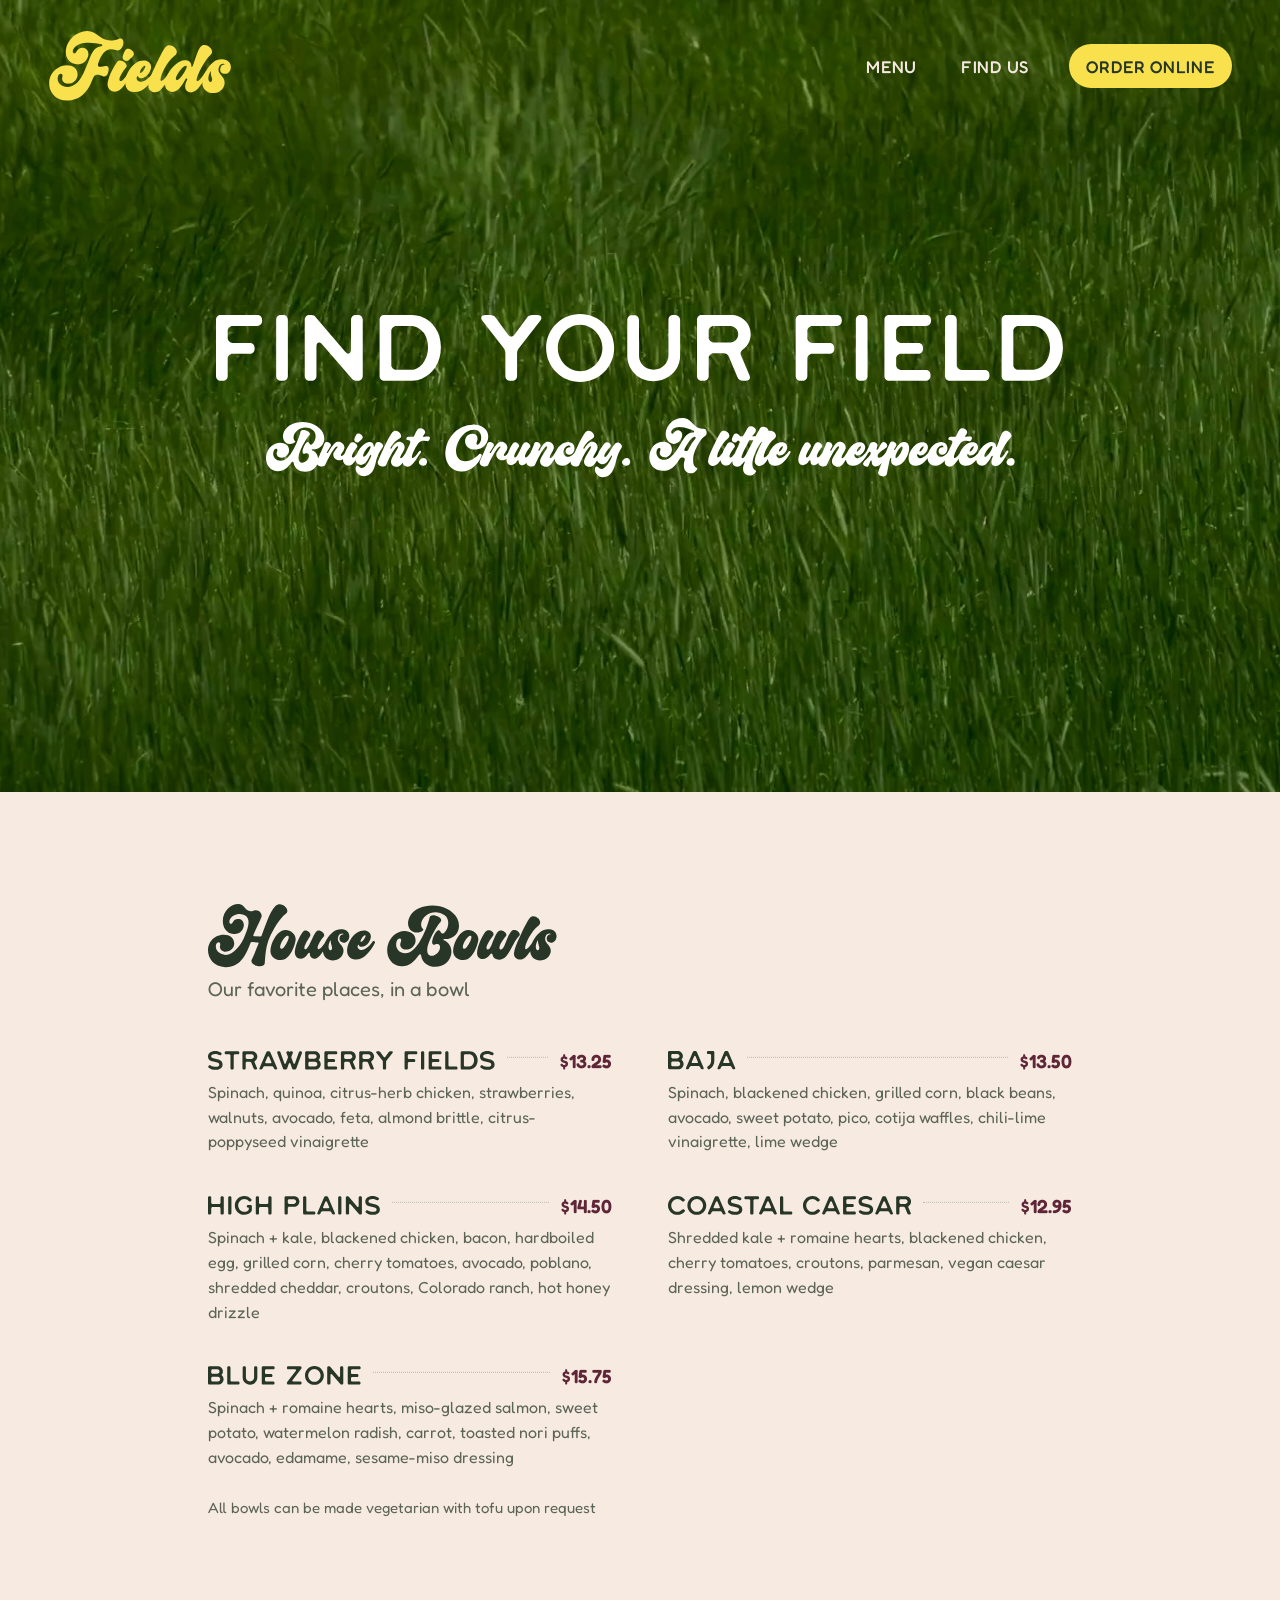
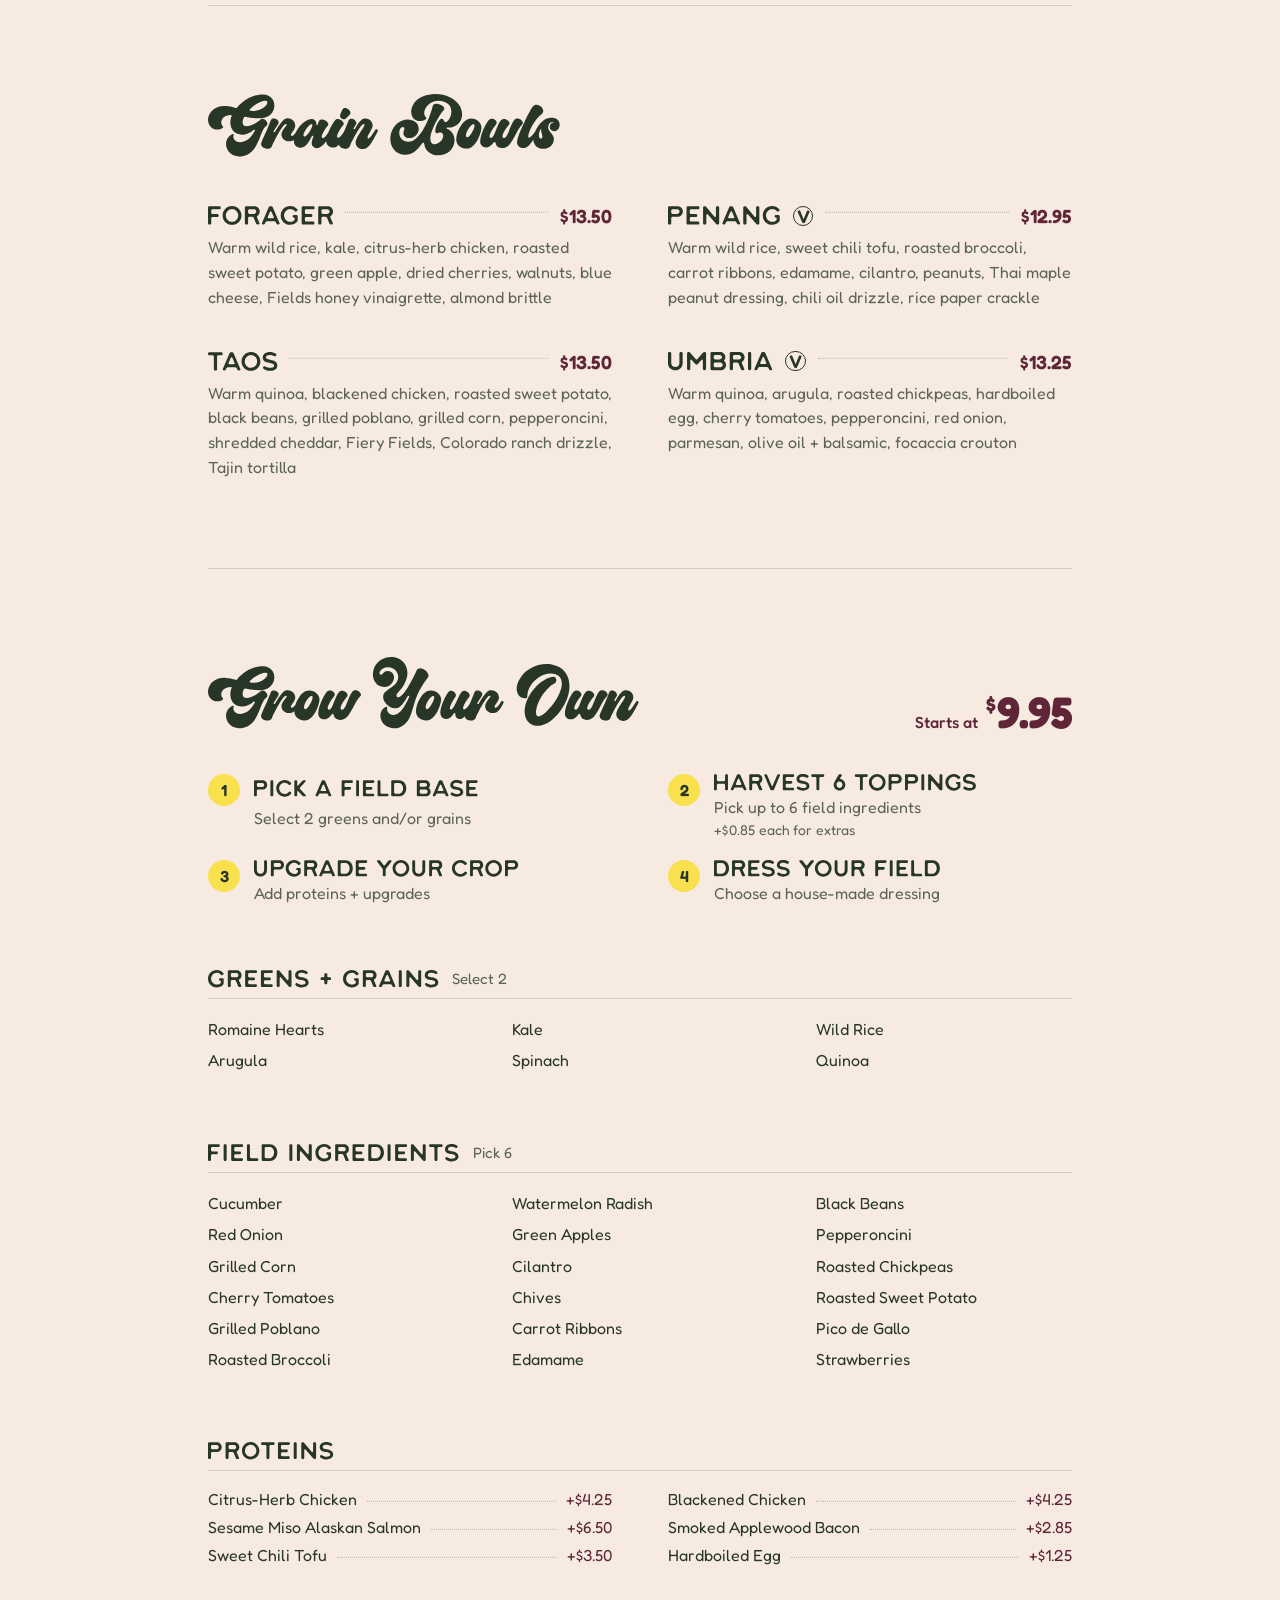
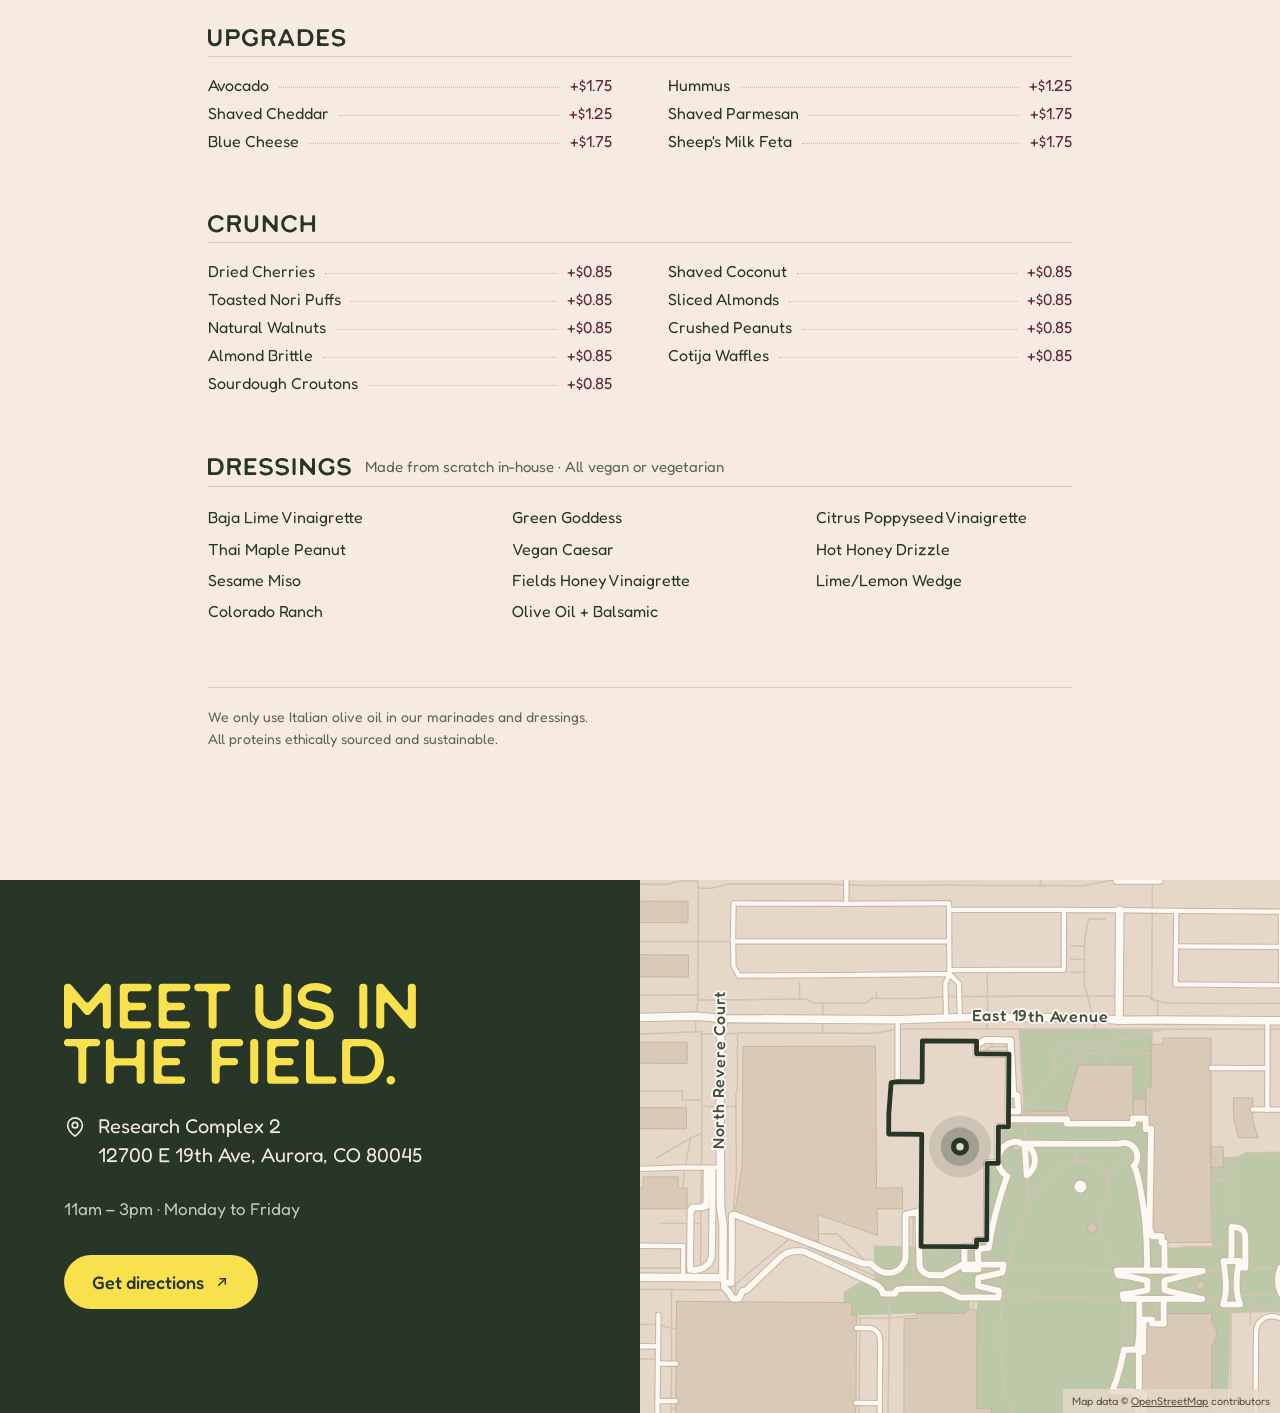
<file: site/index.html>
<!doctype html>
<html lang="en">
<head>
<meta charset="utf-8">
<meta name="viewport" content="width=device-width, initial-scale=1">
<title>Fields — Grains &amp; Greens</title>
<meta name="description" content="Fields — grains &amp; greens. Coming soon to Research Complex 2 at CU Anschutz.">
<link rel="canonical" href="https://fieldsbowls.com/">

<!-- Open Graph. Every URL here must be absolute: scrapers fetch these from
     their own servers and cannot resolve a relative path. -->
<meta property="og:type" content="website">
<meta property="og:site_name" content="Fields">
<meta property="og:url" content="https://fieldsbowls.com/">
<meta property="og:title" content="Fields — Grains &amp; Greens">
<meta property="og:description" content="Good things take thyme. A new grains &amp; greens spot coming soon to CU Anschutz.">
<meta property="og:image" content="https://fieldsbowls.com/assets/img/og-image.jpg">
<meta property="og:image:type" content="image/jpeg">
<meta property="og:image:width" content="1200">
<meta property="og:image:height" content="630">
<meta property="og:image:alt" content="The Fields logo over a field of grass, with the words Coming Soon to CU Anschutz.">

<!-- X/Twitter reads its own namespace and falls back to og: for the rest.
     summary_large_image is what gets the full-width card rather than a thumbnail. -->
<meta name="twitter:card" content="summary_large_image">
<meta name="twitter:title" content="Fields — Grains &amp; Greens">
<meta name="twitter:description" content="Good things take thyme. A new grains &amp; greens spot coming soon to CU Anschutz.">
<meta name="twitter:image" content="https://fieldsbowls.com/assets/img/og-image.jpg">
<meta name="twitter:image:alt" content="The Fields logo over a field of grass, with the words Coming Soon to CU Anschutz.">

<meta name="theme-color" content="#283628">

<!-- Structured data. Feeds the Google knowledge panel and maps results;
     the address here must match the Google Business Profile exactly.
     No telephone yet — omitted rather than invented. -->
<script type="application/ld+json">
{
  "@context": "https://schema.org",
  "@type": "Restaurant",
  "name": "Fields",
  "alternateName": "Fields Grains + Greens",
  "description": "Grains and greens, built to order. On the CU Anschutz campus.",
  "url": "https://fieldsbowls.com/",
  "image": "https://fieldsbowls.com/assets/img/og-image.jpg",
  "address": {
    "@type": "PostalAddress",
    "streetAddress": "12700 East 19th Avenue",
    "addressLocality": "Aurora",
    "addressRegion": "CO",
    "postalCode": "80045",
    "addressCountry": "US"
  },
  "openingHoursSpecification": [
    {
      "@type": "OpeningHoursSpecification",
      "dayOfWeek": [
        "Monday",
        "Tuesday",
        "Wednesday",
        "Thursday",
        "Friday"
      ],
      "opens": "11:00",
      "closes": "15:00"
    }
  ],
  "servesCuisine": [
    "Salads",
    "Bowls"
  ],
  "priceRange": "$$"
}
</script>

<link rel="icon" href="assets/img/favicon.svg" type="image/svg+xml">
<link rel="apple-touch-icon" href="assets/img/apple-touch-icon.png">
<link rel="preload" as="image" href="assets/img/hero-fields-poster.jpg">
<link rel="preconnect" href="https://fonts.googleapis.com">
<link rel="preconnect" href="https://fonts.gstatic.com" crossorigin>
<link rel="stylesheet" href="https://fonts.googleapis.com/css2?family=Fredoka:wght@300..700&display=swap">
<link rel="stylesheet" href="assets/css/site.css?v=68e1cd2f">

<script>
/* Runs before first paint: marks the intro as pending so the hero starts
   hidden without a flash of the finished state. Deliberately independent of
   site.js — if that never loads, or the webfont hangs, the failsafe below
   still reveals everything. */
(function () {
  var d = document.documentElement;
  try {
    if (window.matchMedia('(prefers-reduced-motion: reduce)').matches) return;
  } catch (e) { return; }
  d.setAttribute('data-intro', 'pending');
  setTimeout(function () {
    if (d.getAttribute('data-intro') === 'pending') d.setAttribute('data-intro', 'run');
  }, 1600);
})();
</script>
</head>
<body>

<main>

<section class="hero" id="top">

  <!-- Background video. Sources are attached by site.js so we can pick the
       right size for the viewport and skip it entirely on reduced-motion /
       data-saver. The poster is what shows until then. -->
  <video
    class="hero__video"
    id="hero-video"
    data-src-1920-mp4="assets/video/hero-fields-1920.mp4"
    data-src-1280-mp4="assets/video/hero-fields-1280.mp4"
    poster="assets/img/hero-fields-poster.jpg"
    autoplay muted loop playsinline preload="none"
    aria-hidden="true" tabindex="-1"></video>

  <div class="hero__scrim" aria-hidden="true"></div>
  <div class="hero__veil" aria-hidden="true"></div>

  <header class="topbar">
    <a class="topbar__mark" href="#top" aria-label="Fields — home">
<!-- logo:start -->
<svg xmlns="http://www.w3.org/2000/svg" version="1.1" viewBox="23.89 15.07 336.22 130.96" class="topbar__wordmark" aria-hidden="true">
<g>
<g>
<path id="path15" d="m 1171.43,1208.77 c 30.69,0 43.24,-28.37 41.38,-61.38 -2.79,-46.03 -33.48,-101.36 -81.37,-101.36 -8.37,0 -17.67,1.86 -26.96,5.58 -21.86,8.84 -42.32,13.02 -61.84,13.02 -80.437,0 -137.632,-75.321 -176.218,-195.747 -1.863,-6.512 -3.258,-12.086 -3.258,-16.735 -1.391,-21.855 13.949,-29.757 37.66,-29.757 17.672,0 39.989,4.183 63.235,10.222 5.117,1.399 9.765,1.864 13.949,1.864 23.712,0 34.402,-20.926 33.012,-45.563 -2.33,-39.059 -19.997,-105.086 -65.094,-99.504 -4.649,0.473 -10.696,2.328 -15.809,4.656 -29.293,13.481 -53.469,20.454 -73,20.454 -19.523,0 -34.402,-6.973 -45.097,-20.926 C 793.887,669.422 766.453,580.609 724.145,517.84 674.855,444.844 591.168,363.941 452.609,359.762 h -10.691 c -169.711,0 -254.332,126.929 -247.359,251.074 4.648,79.047 46.035,156.687 126.004,200.394 39.058,21.383 80.902,31.614 119.492,31.614 79.511,0 145.066,-43.239 145.066,-125.531 l -0.465,-6.047 C 581.863,659.652 542.813,604.324 476.32,592.23 c -8.367,-1.386 -16.269,-2.316 -23.711,-2.316 -52.074,0 -82.761,36.258 -80.437,74.395 0,5.113 0.93,9.754 2.328,14.879 1.855,6.039 2.785,11.152 3.25,16.265 0.934,20.461 -9.762,30.692 -23.246,30.692 -18.137,0 -40.918,-19.063 -43.238,-58.122 l -0.469,-6.972 c 0.469,-66.953 59.98,-115.774 132.512,-115.774 46.964,0 99.039,20.453 144.136,69.274 71.606,77.187 100.434,174.363 139.95,265.957 43.707,101.828 61.839,203.652 181.796,223.172 9.305,1.4 14.418,6.98 14.879,13.03 0.473,5.57 -3.718,11.15 -11.621,13.48 -46.957,12.09 -110.191,22.31 -172.496,22.31 -93.457,0 -185.055,-22.78 -217.133,-97.17 -3.254,-6.51 -4.652,-12.55 -4.652,-18.13 -1.395,-18.13 9.301,-30.69 22.316,-30.69 9.766,0 20.926,7.9 29.293,26.04 13.95,31.15 46.961,50.22 81.832,50.22 6.047,0 12.559,-0.47 19.063,-1.87 44.637,-9.76 64.164,-48.82 61.84,-89.267 l -0.461,-5.113 C 726.004,925.141 675.789,855.402 588.84,855.402 c -5.113,0 -10.695,0.465 -15.809,0.93 -95.316,8.832 -156.222,86.941 -150.644,182.258 l 0.468,6.98 c 13.481,145.06 149.25,261.77 288.735,266.41 h 6.973 c 131.117,0 174.359,-129.72 317.097,-129.72 31.62,0 68.35,6.51 111.59,21.85 8.84,3.26 16.74,4.66 24.18,4.66" transform="matrix(0.13333333,0,0,-0.13333333,0,192)" fill="currentColor" />
<path id="path16" d="m 1279.73,907.477 c -6.97,-4.184 -14.87,-5.582 -22.78,-5.582 -27.89,0 -55.79,22.32 -55.79,49.75 0,2.789 0.46,5.582 0.93,8.835 5.58,26.04 24.64,68.81 36.26,87.41 9.3,14.88 23.25,21.39 38.13,21.39 36.73,0 79.51,-37.2 79.51,-72.065 0,-9.77 -3.26,-19.067 -10.7,-27.438 -9.3,-9.761 -53.93,-55.797 -65.56,-62.3 z M 1096.08,481.582 c -53.47,0 -100.896,40.91 -100.896,101.82 0,5.582 0.464,11.625 1.394,17.664 15.802,110.2 100.892,252.938 131.112,288.743 10.23,12.55 24.65,17.668 39.53,17.668 41.38,0 90.2,-39.059 90.2,-72.536 0,-7.902 -2.8,-15.808 -8.84,-22.316 -32.08,-35.336 -90.67,-125.539 -90.67,-165.523 0,-7.438 1.87,-13.02 6.51,-16.278 3.26,-2.324 6.98,-3.715 10.7,-3.715 30.69,0 77.65,71.133 111.59,121.817 2.33,3.719 6.51,5.113 11.16,5.113 10.69,0 25.11,-8.832 25.11,-19.062 0,-2.325 -0.93,-4.649 -2.33,-6.977 -31.61,-49.281 -84.62,-161.344 -151.11,-218.059 -23.25,-19.535 -48.82,-28.359 -73.46,-28.359" transform="matrix(0.13333333,0,0,-0.13333333,0,192)" fill="currentColor" />
<path id="path17" d="m 1438.27,747.531 c -0.46,-2.789 0,-4.652 1.4,-6.047 1.86,-2.324 4.19,-3.254 6.98,-3.254 20.92,0 65.55,64.629 66.48,88.809 0,5.574 -1.86,8.832 -6.97,8.832 h -1.86 c -24.18,-2.785 -65.56,-66.019 -66.03,-88.34 z M 1237.88,608.977 c 0,48.82 16.74,104.144 46.03,154.828 59.05,102.758 140.42,144.601 204.58,144.601 59.05,0 103.69,-34.871 103.69,-90.199 0,-25.574 -9.77,-55.797 -32.09,-88.809 -30.21,-44.64 -72.53,-64.632 -104.15,-64.632 -20.45,0 -36.73,8.371 -42.77,24.175 -1.4,3.254 -4.19,4.653 -6.51,4.653 -3.25,0 -6.05,-1.856 -7.44,-4.184 -3.72,-7.437 -5.12,-14.406 -5.12,-21.387 0,-21.847 15.82,-41.382 35.34,-47.89 7.44,-2.328 14.88,-3.715 22.79,-3.715 59.51,0 126.93,66.953 166.92,126.461 2.79,4.652 7.43,6.512 12.55,6.512 10.7,0 22.78,-8.832 22.78,-19.063 0,-1.863 -0.46,-4.183 -1.39,-6.047 -70.21,-138.09 -166.92,-248.754 -281.3,-248.754 -12.56,0 -25.57,1.399 -39.06,4.188 -66.49,14.879 -94.85,66.023 -94.85,129.262" transform="matrix(0.13333333,0,0,-0.13333333,0,192)" fill="currentColor" />
<path id="path18" d="m 1647.5,474.141 c -47.89,0 -94.86,33.472 -93,90.203 l 0.47,3.711 c 5.11,67.883 44.17,153.906 87.41,247.359 51.61,112.984 110.2,231.546 145.07,275.256 16.27,19.99 36.72,28.36 57.18,28.36 49.75,0 101.83,-46.96 99.97,-93.92 -0.47,-18.14 -9.77,-36.735 -30.69,-52.079 -103.69,-77.648 -190.63,-264.558 -192.96,-324.531 -0.46,-9.305 0.94,-15.348 5.12,-17.676 1.86,-1.394 4.65,-1.855 6.97,-1.855 27.9,0 77.65,71.601 117.18,124.14 2.32,3.254 6.04,5.114 10.22,5.114 10.24,0 23.25,-9.762 22.79,-20.457 0,-2.789 -0.93,-5.114 -2.8,-7.903 -53.46,-79.504 -109.26,-187.84 -172.96,-236.199 -17.66,-13.48 -39.05,-19.523 -59.97,-19.523" transform="matrix(0.13333333,0,0,-0.13333333,0,192)" fill="currentColor" />
<path id="path19" d="m 2066.4,837.73 c -40.92,0 -135.3,-130.183 -135.3,-179.933 0,-8.836 2.8,-14.879 9.76,-17.676 1.4,-0.457 3.26,-0.926 5.12,-0.926 39.99,0 133.9,144.137 133.9,185.051 0,3.719 -0.92,6.512 -2.32,8.367 -2.79,3.258 -6.97,5.117 -11.16,5.117 z M 1782.78,585.262 c 0,124.14 133.44,313.379 263.16,327.793 4.66,0.465 8.84,0.925 13.48,0.925 43.25,0 84.16,-22.781 84.16,-70.671 0,-3.719 0,-7.438 -0.46,-11.161 v -0.925 c 0,-4.649 5.12,-7.442 9.77,-7.442 3.25,0 6.97,1.395 7.9,4.649 40.92,110.199 68.35,215.27 104.62,262.24 16.26,20.92 36.72,29.76 58.11,29.76 51.15,0 104.62,-48.82 104.62,-92.07 0,-13.48 -5.12,-26.04 -16.74,-36.727 -84.16,-75.324 -194.81,-294.317 -194.81,-349.645 0,-5.582 1.39,-9.304 3.71,-11.164 2.79,-2.324 6.04,-3.254 9.77,-3.254 28.83,0 72.99,74.395 109.73,125.539 2.32,3.254 6.04,5.114 10.23,5.114 10.22,0 23.24,-9.762 23.24,-19.993 0,-2.789 -0.93,-5.578 -2.78,-8.367 -67.43,-107.406 -135.77,-258.519 -231.09,-258.519 -10.7,0 -21.85,1.859 -33.47,6.043 -35.34,13.019 -46.97,40.453 -46.97,70.207 0,36.269 16.74,76.722 28.36,99.969 0.47,0.937 0.93,2.324 0.93,3.253 0,5.582 -6.97,10.235 -13.01,10.235 -3.72,0 -6.98,-1.399 -8.84,-4.653 -36.73,-59.511 -91.59,-177.613 -181.79,-177.613 -13.03,0 -26.51,2.324 -40.91,7.906 -42.78,15.809 -60.92,53.004 -60.92,98.571" transform="matrix(0.13333333,0,0,-0.13333333,0,192)" fill="currentColor" />
<path id="path20" d="m 2377.45,666.164 c 0,-8.836 0.93,-17.203 2.79,-25.113 4.19,-17.664 15.81,-26.5 26.03,-26.5 12.1,0 22.79,10.691 22.79,33.012 v 4.183 c -1.4,30.227 -19.53,54.402 -19.06,97.645 0,5.117 0,10.695 0.93,16.269 -17.67,-22.781 -33.48,-63.226 -33.48,-99.496 z m 63.69,-203.656 c -77.18,0 -152.5,50.687 -147.38,156.234 0.47,7.899 0.92,15.809 2.32,23.707 13.48,81.367 84.16,197.141 147.86,243.641 38.12,27.43 78.11,41.379 126,38.586 4.65,0 9.76,0 14.88,-0.461 60.91,-5.113 103.69,-48.82 100.89,-106.008 0,-4.656 -0.46,-9.305 -1.39,-13.949 -10.23,-56.262 -48.36,-78.578 -80.9,-78.578 h -0.93 c -35.81,0.465 -65.56,25.574 -63.7,64.625 0,3.258 0.46,6.511 1.39,9.765 5.58,31.153 27.9,53.004 61.38,53.004 -1.87,6.512 -10.23,10.696 -21.86,10.696 -21.84,0 -48.82,-12.086 -59.98,-53.004 -2.32,-8.371 -3.71,-16.278 -4.18,-23.25 -3.72,-75.786 88.81,-101.828 84.62,-185.52 -0.47,-12.082 -3.25,-25.57 -8.83,-40.91 -23.25,-65.098 -87.42,-98.578 -150.19,-98.578" transform="matrix(0.13333333,0,0,-0.13333333,0,192)" fill="currentColor" />
</g>
</g>
</svg>
    <!-- logo:end -->
    </a>
    <nav class="topbar__nav" aria-label="Primary">
      <a href="#menu">Menu</a>
      <a href="#visit">Find Us</a>
      <a class="topbar__order"
         href="https://eat.chownow.com/order/44347/locations/66626"
         target="_blank" rel="noopener">Order Online<span class="vh"> (opens in a new tab)</span></a>
    </nav>
  </header>

  <div class="hero__content">
    <h1 class="hero__headline">
<!-- headline:start -->
<span class="vh">Find your field</span>
<span class="hero__lines hero__lines--wide" style="--maxsw:9.0380" aria-hidden="true">
<span class="hero__line"><svg class="hero__headline-line" aria-hidden="true" viewBox="70 -712 9038 725" style="--sw:9.0380;--sh:0.7250" preserveAspectRatio="xMinYMid meet" fill="currentColor"><path d="M511.0 -700.0H121.0C92.0 -700.0 70.0 -678.0 70.0 -649.0V-51.0C70.0 -22.0 92.0 0.0 121.0 0.0H144.0C173.0 0.0 195.0 -22.0 195.0 -51.0V-238.0C195.0 -261.0 219.0 -288.0 245.0 -288.0H431.0C460.0 -288.0 482.0 -310.0 482.0 -339.0V-352.0C482.0 -381.0 460.0 -403.0 431.0 -403.0H245.0C222.0 -403.0 195.0 -427.0 195.0 -453.0V-535.0C195.0 -558.0 219.0 -585.0 245.0 -585.0H511.0C540.0 -585.0 562.0 -607.0 562.0 -636.0V-649.0C562.0 -678.0 540.0 -700.0 511.0 -700.0ZM763.0 0.0H786.0C815.0 0.0 837.0 -22.0 837.0 -51.0V-649.0C837.0 -678.0 815.0 -700.0 786.0 -700.0H763.0C734.0 -700.0 712.0 -678.0 712.0 -649.0V-51.0C712.0 -22.0 734.0 0.0 763.0 0.0ZM1068.0 0.0H1091.0C1120.0 0.0 1142.0 -22.0 1142.0 -51.0V-364.0C1142.0 -410.0 1174.0 -422.0 1204.0 -387.0L1521.0 -20.0C1530.0 -8.0 1545.0 0.0 1562.0 0.0H1585.0C1614.0 0.0 1636.0 -22.0 1636.0 -51.0V-649.0C1636.0 -678.0 1614.0 -700.0 1585.0 -700.0H1562.0C1533.0 -700.0 1511.0 -678.0 1511.0 -649.0V-332.0C1511.0 -286.0 1479.0 -273.0 1449.0 -309.0L1132.0 -680.0C1123.0 -692.0 1108.0 -700.0 1091.0 -700.0H1068.0C1039.0 -700.0 1017.0 -678.0 1017.0 -649.0V-51.0C1017.0 -22.0 1039.0 0.0 1068.0 0.0ZM2158.0 -700.0H1867.0C1838.0 -700.0 1816.0 -678.0 1816.0 -649.0V-51.0C1816.0 -22.0 1838.0 0.0 1867.0 0.0H1890.0C1894.0 0.0 1897.0 0.0 1901.0 -1.0H2158.0C2319.0 -1.0 2470.0 -136.0 2470.0 -356.0C2470.0 -572.0 2319.0 -700.0 2158.0 -700.0ZM2147.0 -116.0H1991.0C1968.0 -116.0 1941.0 -140.0 1941.0 -166.0V-535.0C1941.0 -558.0 1965.0 -585.0 1991.0 -585.0H2147.0C2244.0 -585.0 2332.0 -500.0 2332.0 -356.0C2332.0 -212.0 2244.0 -116.0 2147.0 -116.0ZM3209.0 0.0H3232.0C3261.0 0.0 3283.0 -22.0 3283.0 -51.0V-294.0C3283.0 -312.0 3289.0 -329.0 3300.0 -344.0L3530.0 -639.0C3556.0 -672.0 3541.0 -700.0 3499.0 -700.0H3447.0C3421.0 -700.0 3401.0 -691.0 3386.0 -670.0L3256.0 -493.0C3235.0 -464.0 3207.0 -464.0 3186.0 -493.0L3057.0 -670.0C3042.0 -691.0 3022.0 -700.0 2996.0 -700.0H2944.0C2902.0 -700.0 2887.0 -672.0 2913.0 -639.0L3141.0 -347.0C3152.0 -332.0 3158.0 -315.0 3158.0 -297.0V-51.0C3158.0 -22.0 3180.0 0.0 3209.0 0.0ZM3956.0 13.0C4156.0 13.0 4319.0 -149.0 4319.0 -350.0C4319.0 -550.0 4156.0 -712.0 3956.0 -712.0C3756.0 -712.0 3593.0 -550.0 3593.0 -350.0C3593.0 -149.0 3756.0 13.0 3956.0 13.0ZM3955.0 -102.0C3826.0 -103.0 3718.0 -220.0 3718.0 -350.0C3718.0 -480.0 3826.0 -597.0 3955.0 -597.0C4085.0 -597.0 4194.0 -480.0 4194.0 -350.0C4194.0 -220.0 4085.0 -101.0 3955.0 -102.0ZM4972.0 -700.0H4949.0C4920.0 -700.0 4898.0 -678.0 4898.0 -649.0V-268.0C4898.0 -188.0 4833.0 -118.0 4741.0 -118.0C4649.0 -118.0 4584.0 -186.0 4584.0 -266.0V-647.0C4584.0 -676.0 4562.0 -698.0 4533.0 -698.0H4510.0C4481.0 -698.0 4459.0 -676.0 4459.0 -647.0V-267.0C4460.0 -117.0 4579.0 5.0 4741.0 5.0C4903.0 5.0 5022.0 -117.0 5023.0 -267.0V-649.0C5023.0 -678.0 5001.0 -700.0 4972.0 -700.0ZM5673.0 -269.0C5661.0 -297.0 5670.0 -317.0 5695.0 -335.0C5744.0 -372.0 5776.0 -429.0 5776.0 -497.0C5776.0 -614.0 5681.0 -700.0 5569.0 -700.0H5254.0C5225.0 -700.0 5203.0 -678.0 5203.0 -649.0V-51.0C5203.0 -22.0 5225.0 0.0 5254.0 0.0H5277.0C5306.0 0.0 5328.0 -22.0 5328.0 -51.0V-244.0C5328.0 -267.0 5352.0 -294.0 5378.0 -294.0H5485.0C5513.0 -294.0 5532.0 -283.0 5543.0 -256.0L5634.0 -39.0C5645.0 -12.0 5664.0 0.0 5692.0 0.0H5725.0C5762.0 0.0 5778.0 -24.0 5763.0 -58.0ZM5561.0 -409.0H5378.0C5355.0 -409.0 5328.0 -433.0 5328.0 -459.0V-535.0C5328.0 -558.0 5352.0 -585.0 5378.0 -585.0H5561.0C5603.0 -585.0 5643.0 -546.0 5643.0 -497.0C5643.0 -449.0 5603.0 -409.0 5561.0 -409.0ZM6697.0 -700.0H6307.0C6278.0 -700.0 6256.0 -678.0 6256.0 -649.0V-51.0C6256.0 -22.0 6278.0 0.0 6307.0 0.0H6330.0C6359.0 0.0 6381.0 -22.0 6381.0 -51.0V-238.0C6381.0 -261.0 6405.0 -288.0 6431.0 -288.0H6617.0C6646.0 -288.0 6668.0 -310.0 6668.0 -339.0V-352.0C6668.0 -381.0 6646.0 -403.0 6617.0 -403.0H6431.0C6408.0 -403.0 6381.0 -427.0 6381.0 -453.0V-535.0C6381.0 -558.0 6405.0 -585.0 6431.0 -585.0H6697.0C6726.0 -585.0 6748.0 -607.0 6748.0 -636.0V-649.0C6748.0 -678.0 6726.0 -700.0 6697.0 -700.0ZM6949.0 0.0H6972.0C7001.0 0.0 7023.0 -22.0 7023.0 -51.0V-649.0C7023.0 -678.0 7001.0 -700.0 6972.0 -700.0H6949.0C6920.0 -700.0 6898.0 -678.0 6898.0 -649.0V-51.0C6898.0 -22.0 6920.0 0.0 6949.0 0.0ZM7378.0 -585.0H7649.0C7678.0 -585.0 7700.0 -607.0 7700.0 -636.0V-649.0C7700.0 -678.0 7678.0 -700.0 7649.0 -700.0H7254.0C7225.0 -700.0 7203.0 -678.0 7203.0 -649.0V-51.0C7203.0 -22.0 7225.0 0.0 7254.0 0.0H7644.0C7673.0 0.0 7695.0 -22.0 7695.0 -51.0V-64.0C7695.0 -93.0 7673.0 -115.0 7644.0 -115.0H7378.0C7355.0 -115.0 7328.0 -139.0 7328.0 -165.0V-238.0C7328.0 -261.0 7352.0 -288.0 7378.0 -288.0H7564.0C7593.0 -288.0 7615.0 -310.0 7615.0 -339.0V-352.0C7615.0 -381.0 7593.0 -403.0 7564.0 -403.0H7378.0C7355.0 -403.0 7328.0 -427.0 7328.0 -453.0V-535.0C7328.0 -558.0 7352.0 -585.0 7378.0 -585.0ZM8273.0 -115.0H8025.0C8002.0 -115.0 7975.0 -139.0 7975.0 -165.0V-649.0C7975.0 -678.0 7953.0 -700.0 7924.0 -700.0H7901.0C7872.0 -700.0 7850.0 -678.0 7850.0 -649.0V-51.0C7850.0 -22.0 7872.0 0.0 7901.0 0.0H8273.0C8302.0 0.0 8324.0 -22.0 8324.0 -51.0V-64.0C8324.0 -93.0 8302.0 -115.0 8273.0 -115.0ZM8796.0 -700.0H8505.0C8476.0 -700.0 8454.0 -678.0 8454.0 -649.0V-51.0C8454.0 -22.0 8476.0 0.0 8505.0 0.0H8528.0C8532.0 0.0 8535.0 0.0 8539.0 -1.0H8796.0C8957.0 -1.0 9108.0 -136.0 9108.0 -356.0C9108.0 -572.0 8957.0 -700.0 8796.0 -700.0ZM8785.0 -116.0H8629.0C8606.0 -116.0 8579.0 -140.0 8579.0 -166.0V-535.0C8579.0 -558.0 8603.0 -585.0 8629.0 -585.0H8785.0C8882.0 -585.0 8970.0 -500.0 8970.0 -356.0C8970.0 -212.0 8882.0 -116.0 8785.0 -116.0Z"/></svg></span>
</span>
<span class="hero__lines hero__lines--narrow" style="--maxsw:5.7060" aria-hidden="true">
<span class="hero__line"><svg class="hero__headline-line" aria-hidden="true" viewBox="70 -712 5706 725" style="--sw:5.7060;--sh:0.7250" preserveAspectRatio="xMinYMid meet" fill="currentColor"><path d="M511.0 -700.0H121.0C92.0 -700.0 70.0 -678.0 70.0 -649.0V-51.0C70.0 -22.0 92.0 0.0 121.0 0.0H144.0C173.0 0.0 195.0 -22.0 195.0 -51.0V-238.0C195.0 -261.0 219.0 -288.0 245.0 -288.0H431.0C460.0 -288.0 482.0 -310.0 482.0 -339.0V-352.0C482.0 -381.0 460.0 -403.0 431.0 -403.0H245.0C222.0 -403.0 195.0 -427.0 195.0 -453.0V-535.0C195.0 -558.0 219.0 -585.0 245.0 -585.0H511.0C540.0 -585.0 562.0 -607.0 562.0 -636.0V-649.0C562.0 -678.0 540.0 -700.0 511.0 -700.0ZM763.0 0.0H786.0C815.0 0.0 837.0 -22.0 837.0 -51.0V-649.0C837.0 -678.0 815.0 -700.0 786.0 -700.0H763.0C734.0 -700.0 712.0 -678.0 712.0 -649.0V-51.0C712.0 -22.0 734.0 0.0 763.0 0.0ZM1068.0 0.0H1091.0C1120.0 0.0 1142.0 -22.0 1142.0 -51.0V-364.0C1142.0 -410.0 1174.0 -422.0 1204.0 -387.0L1521.0 -20.0C1530.0 -8.0 1545.0 0.0 1562.0 0.0H1585.0C1614.0 0.0 1636.0 -22.0 1636.0 -51.0V-649.0C1636.0 -678.0 1614.0 -700.0 1585.0 -700.0H1562.0C1533.0 -700.0 1511.0 -678.0 1511.0 -649.0V-332.0C1511.0 -286.0 1479.0 -273.0 1449.0 -309.0L1132.0 -680.0C1123.0 -692.0 1108.0 -700.0 1091.0 -700.0H1068.0C1039.0 -700.0 1017.0 -678.0 1017.0 -649.0V-51.0C1017.0 -22.0 1039.0 0.0 1068.0 0.0ZM2158.0 -700.0H1867.0C1838.0 -700.0 1816.0 -678.0 1816.0 -649.0V-51.0C1816.0 -22.0 1838.0 0.0 1867.0 0.0H1890.0C1894.0 0.0 1897.0 0.0 1901.0 -1.0H2158.0C2319.0 -1.0 2470.0 -136.0 2470.0 -356.0C2470.0 -572.0 2319.0 -700.0 2158.0 -700.0ZM2147.0 -116.0H1991.0C1968.0 -116.0 1941.0 -140.0 1941.0 -166.0V-535.0C1941.0 -558.0 1965.0 -585.0 1991.0 -585.0H2147.0C2244.0 -585.0 2332.0 -500.0 2332.0 -356.0C2332.0 -212.0 2244.0 -116.0 2147.0 -116.0ZM3209.0 0.0H3232.0C3261.0 0.0 3283.0 -22.0 3283.0 -51.0V-294.0C3283.0 -312.0 3289.0 -329.0 3300.0 -344.0L3530.0 -639.0C3556.0 -672.0 3541.0 -700.0 3499.0 -700.0H3447.0C3421.0 -700.0 3401.0 -691.0 3386.0 -670.0L3256.0 -493.0C3235.0 -464.0 3207.0 -464.0 3186.0 -493.0L3057.0 -670.0C3042.0 -691.0 3022.0 -700.0 2996.0 -700.0H2944.0C2902.0 -700.0 2887.0 -672.0 2913.0 -639.0L3141.0 -347.0C3152.0 -332.0 3158.0 -315.0 3158.0 -297.0V-51.0C3158.0 -22.0 3180.0 0.0 3209.0 0.0ZM3956.0 13.0C4156.0 13.0 4319.0 -149.0 4319.0 -350.0C4319.0 -550.0 4156.0 -712.0 3956.0 -712.0C3756.0 -712.0 3593.0 -550.0 3593.0 -350.0C3593.0 -149.0 3756.0 13.0 3956.0 13.0ZM3955.0 -102.0C3826.0 -103.0 3718.0 -220.0 3718.0 -350.0C3718.0 -480.0 3826.0 -597.0 3955.0 -597.0C4085.0 -597.0 4194.0 -480.0 4194.0 -350.0C4194.0 -220.0 4085.0 -101.0 3955.0 -102.0ZM4972.0 -700.0H4949.0C4920.0 -700.0 4898.0 -678.0 4898.0 -649.0V-268.0C4898.0 -188.0 4833.0 -118.0 4741.0 -118.0C4649.0 -118.0 4584.0 -186.0 4584.0 -266.0V-647.0C4584.0 -676.0 4562.0 -698.0 4533.0 -698.0H4510.0C4481.0 -698.0 4459.0 -676.0 4459.0 -647.0V-267.0C4460.0 -117.0 4579.0 5.0 4741.0 5.0C4903.0 5.0 5022.0 -117.0 5023.0 -267.0V-649.0C5023.0 -678.0 5001.0 -700.0 4972.0 -700.0ZM5673.0 -269.0C5661.0 -297.0 5670.0 -317.0 5695.0 -335.0C5744.0 -372.0 5776.0 -429.0 5776.0 -497.0C5776.0 -614.0 5681.0 -700.0 5569.0 -700.0H5254.0C5225.0 -700.0 5203.0 -678.0 5203.0 -649.0V-51.0C5203.0 -22.0 5225.0 0.0 5254.0 0.0H5277.0C5306.0 0.0 5328.0 -22.0 5328.0 -51.0V-244.0C5328.0 -267.0 5352.0 -294.0 5378.0 -294.0H5485.0C5513.0 -294.0 5532.0 -283.0 5543.0 -256.0L5634.0 -39.0C5645.0 -12.0 5664.0 0.0 5692.0 0.0H5725.0C5762.0 0.0 5778.0 -24.0 5763.0 -58.0ZM5561.0 -409.0H5378.0C5355.0 -409.0 5328.0 -433.0 5328.0 -459.0V-535.0C5328.0 -558.0 5352.0 -585.0 5378.0 -585.0H5561.0C5603.0 -585.0 5643.0 -546.0 5643.0 -497.0C5643.0 -449.0 5603.0 -409.0 5561.0 -409.0Z"/></svg></span>
<span class="hero__line"><svg class="hero__headline-line" aria-hidden="true" viewBox="70 -700 2852 700" style="--sw:2.8520;--sh:0.7000" preserveAspectRatio="xMinYMid meet" fill="currentColor"><path d="M511.0 -700.0H121.0C92.0 -700.0 70.0 -678.0 70.0 -649.0V-51.0C70.0 -22.0 92.0 0.0 121.0 0.0H144.0C173.0 0.0 195.0 -22.0 195.0 -51.0V-238.0C195.0 -261.0 219.0 -288.0 245.0 -288.0H431.0C460.0 -288.0 482.0 -310.0 482.0 -339.0V-352.0C482.0 -381.0 460.0 -403.0 431.0 -403.0H245.0C222.0 -403.0 195.0 -427.0 195.0 -453.0V-535.0C195.0 -558.0 219.0 -585.0 245.0 -585.0H511.0C540.0 -585.0 562.0 -607.0 562.0 -636.0V-649.0C562.0 -678.0 540.0 -700.0 511.0 -700.0ZM763.0 0.0H786.0C815.0 0.0 837.0 -22.0 837.0 -51.0V-649.0C837.0 -678.0 815.0 -700.0 786.0 -700.0H763.0C734.0 -700.0 712.0 -678.0 712.0 -649.0V-51.0C712.0 -22.0 734.0 0.0 763.0 0.0ZM1192.0 -585.0H1463.0C1492.0 -585.0 1514.0 -607.0 1514.0 -636.0V-649.0C1514.0 -678.0 1492.0 -700.0 1463.0 -700.0H1068.0C1039.0 -700.0 1017.0 -678.0 1017.0 -649.0V-51.0C1017.0 -22.0 1039.0 0.0 1068.0 0.0H1458.0C1487.0 0.0 1509.0 -22.0 1509.0 -51.0V-64.0C1509.0 -93.0 1487.0 -115.0 1458.0 -115.0H1192.0C1169.0 -115.0 1142.0 -139.0 1142.0 -165.0V-238.0C1142.0 -261.0 1166.0 -288.0 1192.0 -288.0H1378.0C1407.0 -288.0 1429.0 -310.0 1429.0 -339.0V-352.0C1429.0 -381.0 1407.0 -403.0 1378.0 -403.0H1192.0C1169.0 -403.0 1142.0 -427.0 1142.0 -453.0V-535.0C1142.0 -558.0 1166.0 -585.0 1192.0 -585.0ZM2087.0 -115.0H1839.0C1816.0 -115.0 1789.0 -139.0 1789.0 -165.0V-649.0C1789.0 -678.0 1767.0 -700.0 1738.0 -700.0H1715.0C1686.0 -700.0 1664.0 -678.0 1664.0 -649.0V-51.0C1664.0 -22.0 1686.0 0.0 1715.0 0.0H2087.0C2116.0 0.0 2138.0 -22.0 2138.0 -51.0V-64.0C2138.0 -93.0 2116.0 -115.0 2087.0 -115.0ZM2610.0 -700.0H2319.0C2290.0 -700.0 2268.0 -678.0 2268.0 -649.0V-51.0C2268.0 -22.0 2290.0 0.0 2319.0 0.0H2342.0C2346.0 0.0 2349.0 0.0 2353.0 -1.0H2610.0C2771.0 -1.0 2922.0 -136.0 2922.0 -356.0C2922.0 -572.0 2771.0 -700.0 2610.0 -700.0ZM2599.0 -116.0H2443.0C2420.0 -116.0 2393.0 -140.0 2393.0 -166.0V-535.0C2393.0 -558.0 2417.0 -585.0 2443.0 -585.0H2599.0C2696.0 -585.0 2784.0 -500.0 2784.0 -356.0C2784.0 -212.0 2696.0 -116.0 2599.0 -116.0Z"/></svg></span>
</span>
<!-- headline:end -->
    </h1>

    <p class="hero__subhead">
<!-- subhead:start -->
<span class="vh">Bright. Crunchy. A little unexpected.</span>
<span class="hero__lines hero__lines--wide" style="--maxsw:14.4013" aria-hidden="true">
<span class="hero__line"><svg class="hero__subhead-line" aria-hidden="true" viewBox="14 -1889 29494 2336" style="--sw:14.4013;--sh:1.1406" preserveAspectRatio="xMinYMid meet" fill="currentColor"><path d="M1374.0 -1355.0C1283.0 -972.0 1012.0 -356.0 737.0 -239.0C684.0 -217.0 632.0 -207.0 584.0 -206.0C416.0 -206.0 291.0 -331.0 300.0 -497.0C301.0 -511.0 303.0 -525.0 305.0 -539.0C321.0 -632.0 373.0 -673.0 414.0 -673.0C442.0 -674.0 465.0 -652.0 462.0 -613.0C462.0 -597.0 457.0 -579.0 447.0 -558.0C438.0 -537.0 433.0 -516.0 432.0 -495.0C427.0 -407.0 493.0 -322.0 620.0 -322.0H627.0C777.0 -327.0 898.0 -444.0 918.0 -567.0C921.0 -579.0 922.0 -592.0 923.0 -604.0C933.0 -796.0 767.0 -914.0 571.0 -914.0C510.0 -914.0 447.0 -902.0 386.0 -879.0C155.0 -789.0 28.0 -562.0 15.0 -338.0C1.0 -77.0 143.0 181.0 461.0 211.0C475.0 212.0 489.0 212.0 503.0 212.0C711.0 212.0 879.0 66.0 1022.0 -141.0C1035.0 -159.0 1052.0 -169.0 1066.0 -169.0C1082.0 -169.0 1095.0 -157.0 1099.0 -133.0C1133.0 112.0 1341.0 230.0 1554.0 230.0C1684.0 229.0 1816.0 186.0 1913.0 100.0C2008.0 15.0 2062.0 -106.0 2069.0 -227.0C2078.0 -390.0 2001.0 -552.0 1826.0 -618.0C1816.0 -622.0 1812.0 -629.0 1813.0 -637.0C1813.0 -648.0 1823.0 -660.0 1837.0 -660.0L1839.0 -659.0C1853.0 -658.0 1866.0 -658.0 1879.0 -658.0C2102.0 -659.0 2271.0 -801.0 2305.0 -1006.0C2308.0 -1024.0 2310.0 -1043.0 2311.0 -1061.0C2330.0 -1398.0 2004.0 -1638.0 1698.0 -1706.0C1623.0 -1723.0 1540.0 -1732.0 1455.0 -1732.0C1169.0 -1732.0 857.0 -1626.0 726.0 -1355.0C698.0 -1298.0 684.0 -1242.0 681.0 -1189.0C674.0 -1066.0 727.0 -963.0 810.0 -905.0C851.0 -877.0 904.0 -865.0 957.0 -865.0C1039.0 -865.0 1122.0 -896.0 1162.0 -942.0C1166.0 -946.0 1169.0 -952.0 1169.0 -958.0V-962.0C1168.0 -969.0 1166.0 -975.0 1160.0 -980.0C1116.0 -1016.0 1096.0 -1073.0 1100.0 -1137.0C1105.0 -1231.0 1162.0 -1340.0 1268.0 -1420.0C1348.0 -1479.0 1452.0 -1515.0 1559.0 -1515.0C1659.0 -1515.0 1761.0 -1485.0 1853.0 -1417.0C1943.0 -1349.0 1973.0 -1249.0 1967.0 -1151.0C1958.0 -990.0 1857.0 -834.0 1782.0 -834.0C1780.0 -834.0 1777.0 -834.0 1775.0 -834.0C1724.0 -841.0 1731.0 -928.0 1668.0 -940.0C1665.0 -941.0 1662.0 -941.0 1660.0 -941.0C1577.0 -941.0 1460.0 -705.0 1453.0 -570.0C1450.0 -515.0 1465.0 -476.0 1507.0 -476.0C1518.0 -476.0 1530.0 -479.0 1544.0 -484.0C1572.0 -494.0 1597.0 -499.0 1617.0 -499.0C1684.0 -499.0 1709.0 -450.0 1706.0 -390.0C1703.0 -334.0 1674.0 -268.0 1633.0 -224.0C1574.0 -162.0 1499.0 -124.0 1435.0 -124.0C1352.0 -123.0 1287.0 -185.0 1296.0 -338.0V-345.0C1311.0 -566.0 1561.0 -1023.0 1724.0 -1216.0C1736.0 -1231.0 1742.0 -1246.0 1743.0 -1260.0C1747.0 -1342.0 1594.0 -1420.0 1483.0 -1420.0C1429.0 -1419.0 1385.0 -1401.0 1374.0 -1355.0ZM2792.0 -940.0C2698.0 -908.0 2604.0 -756.0 2455.0 -521.0C2450.0 -512.0 2442.0 -508.0 2434.0 -508.0C2421.0 -508.0 2408.0 -519.0 2408.0 -531.0C2408.0 -534.0 2409.0 -537.0 2411.0 -540.0C2482.0 -652.0 2537.0 -738.0 2554.0 -764.0C2566.0 -783.0 2571.0 -801.0 2571.0 -819.0C2579.0 -884.0 2491.0 -944.0 2415.0 -944.0C2373.0 -944.0 2335.0 -926.0 2318.0 -880.0C2212.0 -591.0 2080.0 -330.0 2019.0 -175.0C2013.0 -159.0 2010.0 -144.0 2010.0 -129.0C2010.0 -40.0 2118.0 22.0 2215.0 22.0C2275.0 22.0 2330.0 -1.0 2354.0 -55.0C2496.0 -371.0 2719.0 -771.0 2805.0 -771.0C2810.0 -771.0 2815.0 -769.0 2819.0 -766.0C2826.0 -760.0 2830.0 -754.0 2830.0 -747.0C2830.0 -713.0 2751.0 -661.0 2683.0 -526.0C2669.0 -499.0 2663.0 -471.0 2663.0 -443.0C2660.0 -323.0 2760.0 -217.0 2905.0 -220.0C2960.0 -221.0 3014.0 -228.0 3073.0 -279.0C3130.0 -328.0 3188.0 -417.0 3250.0 -547.0C3253.0 -552.0 3255.0 -557.0 3255.0 -562.0C3255.0 -586.0 3224.0 -607.0 3201.0 -607.0C3192.0 -607.0 3184.0 -604.0 3180.0 -597.0C3115.0 -480.0 3045.0 -390.0 2997.0 -390.0C2988.0 -390.0 2980.0 -393.0 2973.0 -400.0C2967.0 -406.0 2964.0 -413.0 2964.0 -422.0C2964.0 -477.0 3079.0 -574.0 3102.0 -694.0C3104.0 -705.0 3104.0 -716.0 3104.0 -726.0C3103.0 -851.0 2985.0 -952.0 2866.0 -952.0C2842.0 -952.0 2817.0 -948.0 2792.0 -940.0ZM3424.0 -78.0C3567.0 -200.0 3681.0 -441.0 3749.0 -547.0C3752.0 -552.0 3754.0 -557.0 3754.0 -562.0C3754.0 -584.0 3723.0 -603.0 3700.0 -603.0C3690.0 -603.0 3681.0 -600.0 3676.0 -592.0C3603.0 -483.0 3502.0 -330.0 3436.0 -330.0C3428.0 -330.0 3420.0 -333.0 3413.0 -338.0C3403.0 -345.0 3399.0 -357.0 3399.0 -373.0C3399.0 -459.0 3525.0 -653.0 3594.0 -729.0C3607.0 -743.0 3613.0 -760.0 3613.0 -777.0C3613.0 -849.0 3508.0 -933.0 3419.0 -933.0C3387.0 -933.0 3356.0 -922.0 3334.0 -895.0C3269.0 -818.0 3086.0 -511.0 3052.0 -274.0C3050.0 -261.0 3049.0 -248.0 3049.0 -236.0C3049.0 -105.0 3151.0 -17.0 3266.0 -17.0C3319.0 -17.0 3374.0 -36.0 3424.0 -78.0ZM3802.0 -1067.0C3818.0 -1085.0 3825.0 -1105.0 3825.0 -1126.0C3825.0 -1201.0 3733.0 -1281.0 3654.0 -1281.0C3622.0 -1281.0 3592.0 -1267.0 3572.0 -1235.0C3547.0 -1195.0 3506.0 -1103.0 3494.0 -1047.0C3493.0 -1040.0 3492.0 -1034.0 3492.0 -1028.0C3492.0 -969.0 3552.0 -921.0 3612.0 -921.0C3629.0 -921.0 3646.0 -924.0 3661.0 -933.0C3686.0 -947.0 3782.0 -1046.0 3802.0 -1067.0ZM3677.0 -55.0C3705.0 -45.0 3732.0 -40.0 3757.0 -40.0C3944.0 -40.0 4050.0 -298.0 4119.0 -420.0C4123.0 -427.0 4129.0 -430.0 4137.0 -430.0C4150.0 -430.0 4164.0 -420.0 4164.0 -408.0C4164.0 -406.0 4164.0 -404.0 4163.0 -402.0C4117.0 -299.0 3968.0 81.0 3794.0 81.0C3756.0 81.0 3717.0 63.0 3677.0 20.0C3660.0 2.0 3638.0 -8.0 3617.0 -8.0C3586.0 -8.0 3557.0 12.0 3549.0 56.0C3546.0 70.0 3545.0 85.0 3545.0 99.0C3545.0 246.0 3679.0 378.0 3811.0 399.0C3834.0 403.0 3856.0 404.0 3877.0 404.0C4055.0 404.0 4189.0 286.0 4268.0 104.0C4372.0 -138.0 4316.0 -324.0 4615.0 -747.0C4624.0 -760.0 4628.0 -774.0 4628.0 -788.0C4628.0 -860.0 4523.0 -939.0 4434.0 -939.0C4401.0 -939.0 4370.0 -928.0 4348.0 -902.0C4319.0 -867.0 4308.0 -798.0 4293.0 -770.0C4290.0 -764.0 4283.0 -762.0 4276.0 -762.0C4267.0 -762.0 4257.0 -767.0 4257.0 -776.0V-778.0C4258.0 -784.0 4258.0 -791.0 4258.0 -797.0C4258.0 -889.0 4184.0 -948.0 4098.0 -948.0C4089.0 -948.0 4080.0 -947.0 4071.0 -946.0C3812.0 -909.0 3548.0 -522.0 3548.0 -265.0C3548.0 -167.0 3586.0 -89.0 3677.0 -55.0ZM4132.0 -769.0C4135.0 -767.0 4136.0 -762.0 4136.0 -756.0C4136.0 -681.0 3953.0 -364.0 3872.0 -364.0C3868.0 -364.0 3865.0 -364.0 3861.0 -366.0C3848.0 -372.0 3842.0 -385.0 3842.0 -404.0C3842.0 -509.0 4029.0 -778.0 4111.0 -778.0C4119.0 -778.0 4126.0 -776.0 4132.0 -769.0ZM5196.0 -940.0C5101.0 -908.0 5028.0 -802.0 4954.0 -687.0C4950.0 -681.0 4944.0 -679.0 4938.0 -679.0C4924.0 -679.0 4909.0 -690.0 4909.0 -703.0C4909.0 -705.0 4910.0 -708.0 4911.0 -710.0C4996.0 -874.0 5135.0 -1005.0 5273.0 -1078.0C5321.0 -1103.0 5340.0 -1140.0 5340.0 -1180.0C5340.0 -1277.0 5227.0 -1390.0 5116.0 -1390.0C5069.0 -1390.0 5022.0 -1369.0 4984.0 -1318.0C4797.0 -1063.0 4526.0 -435.0 4423.0 -175.0C4417.0 -159.0 4414.0 -144.0 4414.0 -130.0C4414.0 -40.0 4525.0 24.0 4623.0 24.0C4683.0 24.0 4737.0 0.0 4758.0 -55.0C4885.0 -382.0 5118.0 -780.0 5198.0 -780.0C5204.0 -780.0 5210.0 -778.0 5214.0 -772.0C5217.0 -768.0 5218.0 -763.0 5218.0 -757.0C5218.0 -678.0 5013.0 -420.0 4955.0 -254.0C4944.0 -224.0 4937.0 -196.0 4937.0 -170.0C4937.0 -53.0 5042.0 32.0 5154.0 32.0C5194.0 32.0 5234.0 21.0 5271.0 -2.0C5408.0 -88.0 5565.0 -401.0 5638.0 -542.0C5641.0 -547.0 5643.0 -552.0 5643.0 -557.0C5643.0 -581.0 5612.0 -602.0 5589.0 -602.0C5580.0 -602.0 5573.0 -599.0 5568.0 -592.0C5494.0 -481.0 5386.0 -304.0 5326.0 -304.0C5320.0 -304.0 5315.0 -306.0 5310.0 -310.0C5304.0 -315.0 5302.0 -322.0 5302.0 -331.0C5302.0 -390.0 5409.0 -523.0 5460.0 -657.0C5470.0 -684.0 5475.0 -711.0 5475.0 -738.0C5475.0 -853.0 5383.0 -951.0 5266.0 -951.0C5243.0 -951.0 5220.0 -948.0 5196.0 -940.0ZM6089.0 -1484.0C6043.0 -1484.0 6005.0 -1466.0 5976.0 -1431.0C5959.0 -1406.0 5942.0 -1379.0 5927.0 -1348.0C5879.0 -1249.0 5846.0 -1182.0 5829.0 -1148.0C5829.0 -1147.0 5810.0 -1146.0 5771.0 -1146.0H5758.0C5732.0 -1146.0 5707.0 -1146.0 5684.0 -1146.0C5645.0 -1146.0 5617.0 -1145.0 5600.0 -1144.0C5588.0 -1144.0 5578.0 -1140.0 5570.0 -1133.0C5552.0 -1113.0 5543.0 -1090.0 5543.0 -1063.0C5543.0 -1046.0 5547.0 -1035.0 5557.0 -1028.0C5557.0 -1026.0 5568.0 -1024.0 5590.0 -1021.0C5614.0 -1017.0 5632.0 -1013.0 5644.0 -1008.0C5680.0 -997.0 5698.0 -975.0 5698.0 -943.0C5698.0 -924.0 5692.0 -897.0 5679.0 -862.0C5658.0 -812.0 5623.0 -739.0 5573.0 -643.0C5531.0 -560.0 5497.0 -486.0 5469.0 -422.0C5441.0 -357.0 5420.0 -294.0 5407.0 -232.0C5401.0 -195.0 5398.0 -169.0 5398.0 -156.0C5398.0 -101.0 5418.0 -55.0 5459.0 -19.0C5498.0 11.0 5541.0 27.0 5587.0 27.0H5595.0C5622.0 27.0 5649.0 21.0 5676.0 9.0C5693.0 4.0 5718.0 -13.0 5750.0 -40.0C5761.0 -50.0 5766.0 -55.0 5767.0 -55.0C5796.0 -85.0 5820.0 -110.0 5837.0 -131.0C5879.0 -183.0 5916.0 -234.0 5949.0 -282.0C6035.0 -412.0 6086.0 -487.0 6100.0 -508.0C6116.0 -530.0 6124.0 -544.0 6124.0 -550.0C6124.0 -559.0 6121.0 -567.0 6115.0 -575.0C6103.0 -588.0 6091.0 -594.0 6079.0 -594.0H6076.0C6070.0 -594.0 6064.0 -591.0 6058.0 -586.0C6010.0 -525.0 5983.0 -491.0 5976.0 -483.0C5887.0 -369.0 5824.0 -312.0 5789.0 -312.0L5783.0 -313.0C5769.0 -317.0 5762.0 -330.0 5762.0 -352.0C5762.0 -388.0 5777.0 -443.0 5806.0 -517.0C5835.0 -587.0 5868.0 -656.0 5906.0 -725.0C5937.0 -781.0 5967.0 -828.0 5997.0 -869.0C6007.0 -884.0 6023.0 -902.0 6045.0 -924.0C6091.0 -968.0 6151.0 -990.0 6226.0 -990.0C6246.0 -990.0 6272.0 -988.0 6305.0 -985.0C6354.0 -978.0 6379.0 -974.0 6381.0 -974.0C6400.0 -974.0 6418.0 -984.0 6435.0 -1003.0C6459.0 -1035.0 6471.0 -1067.0 6471.0 -1100.0V-1105.0C6471.0 -1113.0 6469.0 -1122.0 6467.0 -1131.0C6460.0 -1153.0 6446.0 -1164.0 6425.0 -1164.0C6413.0 -1164.0 6402.0 -1163.0 6392.0 -1163.0C6261.0 -1157.0 6193.0 -1154.0 6188.0 -1154.0H6187.0C6224.0 -1206.0 6248.0 -1241.0 6260.0 -1260.0C6276.0 -1283.0 6284.0 -1305.0 6284.0 -1326.0V-1329.0C6284.0 -1364.0 6265.0 -1399.0 6227.0 -1432.0C6182.0 -1467.0 6137.0 -1484.0 6089.0 -1484.0ZM6358.0 -144.0C6359.0 -153.0 6360.0 -162.0 6360.0 -171.0C6360.0 -258.0 6297.0 -318.0 6222.0 -318.0C6169.0 -318.0 6110.0 -288.0 6062.0 -219.0C6044.0 -194.0 6037.0 -169.0 6037.0 -146.0C6037.0 -67.0 6126.0 -7.0 6211.0 -7.0C6279.0 -7.0 6344.0 -46.0 6358.0 -144.0ZM8430.0 -900.0C8404.0 -859.0 8372.0 -840.0 8347.0 -840.0C8323.0 -840.0 8306.0 -857.0 8305.0 -889.0C8305.0 -907.0 8309.0 -929.0 8321.0 -956.0C8341.0 -1002.0 8349.0 -1045.0 8349.0 -1085.0C8346.0 -1192.0 8271.0 -1269.0 8147.0 -1270.0H8143.0C7959.0 -1270.0 7854.0 -1120.0 7858.0 -967.0C7862.0 -810.0 7981.0 -650.0 8247.0 -647.0H8254.0C8572.0 -647.0 8776.0 -913.0 8769.0 -1168.0C8764.0 -1378.0 8617.0 -1581.0 8273.0 -1621.0C8232.0 -1625.0 8191.0 -1629.0 8152.0 -1628.0C7616.0 -1615.0 7209.0 -1200.0 7101.0 -712.0C7083.0 -632.0 7075.0 -552.0 7077.0 -474.0C7086.0 -119.0 7298.0 189.0 7682.0 221.0C7700.0 222.0 7717.0 223.0 7735.0 223.0C8087.0 223.0 8384.0 -67.0 8510.0 -390.0C8513.0 -398.0 8514.0 -407.0 8514.0 -415.0C8513.0 -450.0 8484.0 -482.0 8451.0 -482.0C8436.0 -482.0 8420.0 -476.0 8406.0 -461.0C8246.0 -303.0 8059.0 -176.0 7843.0 -189.0C7766.0 -193.0 7698.0 -206.0 7649.0 -242.0C7534.0 -332.0 7503.0 -460.0 7500.0 -594.0C7511.0 -952.0 7808.0 -1426.0 8206.0 -1426.0C8229.0 -1426.0 8253.0 -1424.0 8277.0 -1421.0C8420.0 -1400.0 8489.0 -1272.0 8492.0 -1135.0C8494.0 -1053.0 8473.0 -968.0 8430.0 -900.0ZM9213.0 -940.0C9119.0 -908.0 9025.0 -756.0 8876.0 -521.0C8871.0 -512.0 8863.0 -508.0 8855.0 -508.0C8842.0 -508.0 8829.0 -519.0 8829.0 -531.0C8829.0 -534.0 8830.0 -537.0 8832.0 -540.0C8903.0 -652.0 8958.0 -738.0 8975.0 -764.0C8987.0 -783.0 8992.0 -801.0 8992.0 -819.0C9000.0 -884.0 8912.0 -944.0 8836.0 -944.0C8794.0 -944.0 8756.0 -926.0 8739.0 -880.0C8633.0 -591.0 8501.0 -330.0 8440.0 -175.0C8434.0 -159.0 8431.0 -144.0 8431.0 -129.0C8431.0 -40.0 8539.0 22.0 8636.0 22.0C8696.0 22.0 8751.0 -1.0 8775.0 -55.0C8917.0 -371.0 9140.0 -771.0 9226.0 -771.0C9231.0 -771.0 9236.0 -769.0 9240.0 -766.0C9247.0 -760.0 9251.0 -754.0 9251.0 -747.0C9251.0 -713.0 9172.0 -661.0 9104.0 -526.0C9090.0 -499.0 9084.0 -471.0 9084.0 -443.0C9081.0 -323.0 9181.0 -217.0 9326.0 -220.0C9381.0 -221.0 9435.0 -228.0 9494.0 -279.0C9551.0 -328.0 9609.0 -417.0 9671.0 -547.0C9674.0 -552.0 9676.0 -557.0 9676.0 -562.0C9676.0 -586.0 9645.0 -607.0 9622.0 -607.0C9613.0 -607.0 9605.0 -604.0 9601.0 -597.0C9536.0 -480.0 9466.0 -390.0 9418.0 -390.0C9409.0 -390.0 9401.0 -393.0 9394.0 -400.0C9388.0 -406.0 9385.0 -413.0 9385.0 -422.0C9385.0 -477.0 9500.0 -574.0 9523.0 -694.0C9525.0 -705.0 9525.0 -716.0 9525.0 -726.0C9524.0 -851.0 9406.0 -952.0 9287.0 -952.0C9263.0 -952.0 9238.0 -948.0 9213.0 -940.0ZM10240.0 -88.0C10381.0 -208.0 10493.0 -445.0 10559.0 -550.0C10562.0 -555.0 10564.0 -560.0 10564.0 -565.0C10564.0 -587.0 10534.0 -605.0 10511.0 -605.0C10502.0 -605.0 10493.0 -602.0 10488.0 -594.0C10416.0 -487.0 10317.0 -336.0 10252.0 -336.0C10244.0 -336.0 10236.0 -339.0 10229.0 -344.0C10220.0 -351.0 10215.0 -363.0 10215.0 -379.0C10215.0 -463.0 10339.0 -654.0 10407.0 -729.0C10421.0 -744.0 10427.0 -761.0 10427.0 -779.0C10427.0 -850.0 10332.0 -931.0 10248.0 -931.0C10218.0 -931.0 10190.0 -921.0 10167.0 -896.0C10073.0 -793.0 9925.0 -333.0 9825.0 -333.0C9818.0 -333.0 9811.0 -335.0 9805.0 -340.0C9795.0 -347.0 9791.0 -359.0 9791.0 -375.0C9791.0 -458.0 9898.0 -635.0 9964.0 -736.0C9978.0 -752.0 9984.0 -771.0 9984.0 -790.0C9984.0 -858.0 9903.0 -930.0 9828.0 -930.0C9798.0 -930.0 9769.0 -919.0 9746.0 -892.0C9681.0 -815.0 9511.0 -493.0 9487.0 -272.0C9486.0 -262.0 9486.0 -252.0 9486.0 -243.0C9486.0 -102.0 9568.0 -29.0 9665.0 -29.0C9751.0 -29.0 9847.0 -85.0 9910.0 -200.0C9918.0 -215.0 9933.0 -224.0 9946.0 -224.0C9957.0 -224.0 9967.0 -216.0 9967.0 -195.0V-177.0C9967.0 -86.0 10025.0 -30.0 10101.0 -30.0C10144.0 -30.0 10193.0 -48.0 10240.0 -88.0ZM11057.0 -940.0C10963.0 -908.0 10869.0 -756.0 10790.0 -616.0C10785.0 -607.0 10777.0 -603.0 10769.0 -603.0C10756.0 -603.0 10743.0 -614.0 10743.0 -626.0C10743.0 -629.0 10744.0 -632.0 10746.0 -635.0C10761.0 -662.0 10798.0 -720.0 10814.0 -746.0C10826.0 -766.0 10832.0 -785.0 10832.0 -804.0C10832.0 -879.0 10746.0 -942.0 10673.0 -942.0C10634.0 -942.0 10599.0 -924.0 10583.0 -880.0C10477.0 -591.0 10345.0 -330.0 10284.0 -175.0C10278.0 -159.0 10275.0 -144.0 10275.0 -129.0C10275.0 -40.0 10383.0 22.0 10480.0 22.0C10540.0 22.0 10595.0 -1.0 10619.0 -55.0C10760.0 -369.0 10986.0 -772.0 11069.0 -772.0C11075.0 -772.0 11080.0 -770.0 11084.0 -766.0C11088.0 -762.0 11090.0 -757.0 11090.0 -750.0C11090.0 -672.0 10884.0 -429.0 10823.0 -262.0C10812.0 -234.0 10809.0 -200.0 10809.0 -174.0C10809.0 -55.0 10924.0 32.0 11042.0 32.0C11083.0 32.0 11124.0 21.0 11161.0 -2.0C11298.0 -88.0 11445.0 -401.0 11517.0 -542.0C11521.0 -547.0 11522.0 -553.0 11522.0 -558.0C11522.0 -581.0 11492.0 -602.0 11469.0 -602.0C11460.0 -602.0 11453.0 -599.0 11448.0 -592.0C11374.0 -481.0 11276.0 -304.0 11216.0 -304.0C11210.0 -304.0 11205.0 -306.0 11200.0 -310.0C11194.0 -315.0 11192.0 -322.0 11192.0 -331.0C11191.0 -412.0 11289.0 -523.0 11340.0 -657.0C11350.0 -682.0 11354.0 -707.0 11354.0 -731.0C11354.0 -850.0 11250.0 -951.0 11128.0 -951.0C11105.0 -951.0 11081.0 -948.0 11057.0 -940.0ZM11570.0 -28.0C11608.0 -15.0 11646.0 -9.0 11683.0 -9.0C11953.0 -9.0 12186.0 -329.0 12290.0 -551.0C12292.0 -555.0 12293.0 -560.0 12293.0 -564.0C12293.0 -588.0 12264.0 -611.0 12239.0 -611.0C12227.0 -611.0 12215.0 -605.0 12209.0 -592.0C12151.0 -470.0 12030.0 -362.0 11909.0 -362.0C11877.0 -362.0 11845.0 -370.0 11814.0 -387.0C11759.0 -417.0 11734.0 -474.0 11734.0 -537.0C11734.0 -647.0 11809.0 -773.0 11924.0 -801.0C11930.0 -803.0 11937.0 -803.0 11943.0 -803.0C11976.0 -803.0 12007.0 -782.0 12007.0 -746.0C12007.0 -742.0 12007.0 -738.0 12006.0 -733.0C11991.0 -739.0 11976.0 -741.0 11962.0 -741.0C11900.0 -741.0 11846.0 -694.0 11826.0 -641.0C11818.0 -619.0 11815.0 -599.0 11815.0 -579.0C11815.0 -498.0 11880.0 -443.0 11956.0 -443.0C12008.0 -443.0 12063.0 -467.0 12108.0 -524.0C12147.0 -573.0 12168.0 -638.0 12168.0 -702.0C12168.0 -811.0 12106.0 -916.0 11963.0 -936.0C11945.0 -938.0 11928.0 -940.0 11910.0 -940.0C11610.0 -940.0 11381.0 -594.0 11381.0 -324.0C11381.0 -190.0 11437.0 -74.0 11570.0 -28.0ZM12800.0 -940.0C12705.0 -908.0 12632.0 -802.0 12558.0 -687.0C12554.0 -681.0 12548.0 -679.0 12542.0 -679.0C12528.0 -679.0 12513.0 -690.0 12513.0 -703.0C12513.0 -705.0 12514.0 -708.0 12515.0 -710.0C12600.0 -874.0 12739.0 -1005.0 12877.0 -1078.0C12925.0 -1103.0 12944.0 -1140.0 12944.0 -1180.0C12944.0 -1277.0 12831.0 -1390.0 12720.0 -1390.0C12673.0 -1390.0 12626.0 -1369.0 12588.0 -1318.0C12401.0 -1063.0 12130.0 -435.0 12027.0 -175.0C12021.0 -159.0 12018.0 -144.0 12018.0 -130.0C12018.0 -40.0 12129.0 24.0 12227.0 24.0C12287.0 24.0 12341.0 0.0 12362.0 -55.0C12489.0 -382.0 12722.0 -780.0 12802.0 -780.0C12808.0 -780.0 12814.0 -778.0 12818.0 -772.0C12821.0 -768.0 12822.0 -763.0 12822.0 -757.0C12822.0 -678.0 12617.0 -420.0 12559.0 -254.0C12548.0 -224.0 12541.0 -196.0 12541.0 -170.0C12541.0 -53.0 12646.0 32.0 12758.0 32.0C12798.0 32.0 12838.0 21.0 12875.0 -2.0C13012.0 -88.0 13169.0 -401.0 13242.0 -542.0C13245.0 -547.0 13247.0 -552.0 13247.0 -557.0C13247.0 -581.0 13216.0 -602.0 13193.0 -602.0C13184.0 -602.0 13177.0 -599.0 13172.0 -592.0C13098.0 -481.0 12990.0 -304.0 12930.0 -304.0C12924.0 -304.0 12919.0 -306.0 12914.0 -310.0C12908.0 -315.0 12906.0 -322.0 12906.0 -331.0C12906.0 -390.0 13013.0 -523.0 13064.0 -657.0C13074.0 -684.0 13079.0 -711.0 13079.0 -738.0C13079.0 -853.0 12987.0 -951.0 12870.0 -951.0C12847.0 -951.0 12824.0 -948.0 12800.0 -940.0ZM13229.0 120.0H13226.0C13186.0 120.0 13146.0 102.0 13107.0 55.0C13091.0 35.0 13068.0 25.0 13047.0 25.0C13017.0 25.0 12988.0 44.0 12977.0 87.0C12972.0 106.0 12970.0 125.0 12970.0 144.0C12970.0 285.0 13092.0 414.0 13218.0 439.0C13245.0 444.0 13272.0 447.0 13298.0 447.0C13437.0 447.0 13553.0 373.0 13638.0 252.0C13812.0 4.0 13784.0 -369.0 14014.0 -708.0C14030.0 -728.0 14036.0 -750.0 14036.0 -771.0C14036.0 -851.0 13942.0 -928.0 13861.0 -928.0C13836.0 -928.0 13811.0 -920.0 13792.0 -902.0C13627.0 -744.0 13469.0 -354.0 13375.0 -354.0C13367.0 -354.0 13359.0 -358.0 13351.0 -365.0C13344.0 -372.0 13341.0 -381.0 13341.0 -392.0C13341.0 -472.0 13492.0 -657.0 13573.0 -744.0C13589.0 -762.0 13597.0 -781.0 13597.0 -802.0C13597.0 -868.0 13521.0 -938.0 13447.0 -938.0C13418.0 -938.0 13389.0 -927.0 13365.0 -901.0C13305.0 -836.0 13123.0 -600.0 13059.0 -378.0C13050.0 -348.0 13046.0 -319.0 13046.0 -292.0C13046.0 -150.0 13160.0 -66.0 13271.0 -66.0C13307.0 -66.0 13342.0 -74.0 13373.0 -93.0C13460.0 -146.0 13512.0 -248.0 13610.0 -396.0C13615.0 -404.0 13623.0 -408.0 13630.0 -408.0C13641.0 -408.0 13650.0 -400.0 13650.0 -388.0C13650.0 -384.0 13649.0 -379.0 13647.0 -374.0C13546.0 -146.0 13379.0 115.0 13229.0 120.0ZM14360.0 -144.0C14361.0 -153.0 14362.0 -162.0 14362.0 -171.0C14362.0 -258.0 14299.0 -318.0 14224.0 -318.0C14171.0 -318.0 14112.0 -288.0 14064.0 -219.0C14046.0 -194.0 14039.0 -169.0 14039.0 -146.0C14039.0 -67.0 14128.0 -7.0 14213.0 -7.0C14281.0 -7.0 14346.0 -46.0 14360.0 -144.0ZM16508.0 -677.0C16584.0 -830.0 16744.0 -1091.0 16867.0 -1142.0C16878.0 -1147.0 16889.0 -1149.0 16898.0 -1149.0C16923.0 -1149.0 16941.0 -1135.0 16941.0 -1112.0C16940.0 -1101.0 16936.0 -1088.0 16925.0 -1074.0C16881.0 -1012.0 16776.0 -898.0 16658.0 -650.0C16635.0 -601.0 16605.0 -589.0 16571.0 -589.0C16564.0 -589.0 16557.0 -589.0 16550.0 -590.0C16523.0 -593.0 16491.0 -594.0 16492.0 -627.0C16492.0 -639.0 16497.0 -655.0 16508.0 -677.0ZM16483.0 -316.0C16512.0 -301.0 16520.0 -272.0 16507.0 -229.0C16479.0 -143.0 16468.0 -57.0 16476.0 29.0C16485.0 110.0 16512.0 173.0 16559.0 219.0C16606.0 266.0 16665.0 290.0 16736.0 292.0C16793.0 294.0 16846.0 278.0 16896.0 245.0C16946.0 212.0 16982.0 170.0 17003.0 118.0C17004.0 115.0 17004.0 112.0 17004.0 109.0C17004.0 98.0 16999.0 90.0 16989.0 85.0C16914.0 47.0 16869.0 -14.0 16853.0 -98.0C16825.0 -256.0 16846.0 -425.0 16916.0 -606.0C16966.0 -737.0 17026.0 -854.0 17097.0 -956.0C17168.0 -1058.0 17239.0 -1132.0 17310.0 -1177.0C17353.0 -1207.0 17374.0 -1251.0 17374.0 -1308.0C17375.0 -1334.0 17371.0 -1359.0 17362.0 -1383.0C17353.0 -1406.0 17340.0 -1426.0 17323.0 -1441.0C17306.0 -1456.0 17284.0 -1464.0 17258.0 -1464.0L17249.0 -1463.0C17237.0 -1462.0 17225.0 -1462.0 17214.0 -1462.0C17156.0 -1462.0 17104.0 -1473.0 17059.0 -1494.0C17014.0 -1515.0 16972.0 -1541.0 16934.0 -1574.0C16896.0 -1607.0 16859.0 -1641.0 16824.0 -1677.0C16781.0 -1723.0 16735.0 -1765.0 16688.0 -1802.0C16640.0 -1839.0 16586.0 -1864.0 16525.0 -1878.0C16488.0 -1885.0 16451.0 -1889.0 16413.0 -1889.0C16324.0 -1889.0 16236.0 -1870.0 16149.0 -1831.0C16062.0 -1792.0 15985.0 -1736.0 15920.0 -1664.0C15854.0 -1592.0 15807.0 -1506.0 15779.0 -1405.0C15767.0 -1360.0 15761.0 -1315.0 15760.0 -1271.0C15759.0 -1180.0 15779.0 -1100.0 15820.0 -1030.0C15861.0 -959.0 15921.0 -910.0 16000.0 -883.0C16029.0 -874.0 16057.0 -869.0 16084.0 -869.0C16136.0 -869.0 16184.0 -883.0 16228.0 -911.0C16271.0 -938.0 16308.0 -973.0 16338.0 -1014.0C16367.0 -1055.0 16388.0 -1097.0 16399.0 -1140.0C16406.0 -1163.0 16409.0 -1187.0 16410.0 -1210.0C16411.0 -1247.0 16403.0 -1282.0 16388.0 -1313.0C16372.0 -1344.0 16347.0 -1368.0 16312.0 -1385.0C16287.0 -1396.0 16262.0 -1402.0 16237.0 -1402.0C16208.0 -1402.0 16180.0 -1395.0 16153.0 -1381.0C16126.0 -1367.0 16104.0 -1346.0 16086.0 -1319.0C16075.0 -1302.0 16065.0 -1290.0 16054.0 -1283.0C16043.0 -1276.0 16032.0 -1272.0 16022.0 -1272.0C16009.0 -1272.0 15999.0 -1278.0 15991.0 -1289.0C15982.0 -1300.0 15978.0 -1314.0 15978.0 -1331.0C15978.0 -1350.0 15985.0 -1371.0 15998.0 -1392.0C16031.0 -1444.0 16074.0 -1481.0 16127.0 -1502.0C16179.0 -1523.0 16236.0 -1534.0 16298.0 -1534.0C16361.0 -1534.0 16426.0 -1526.0 16493.0 -1511.0C16560.0 -1495.0 16625.0 -1476.0 16688.0 -1454.0C16751.0 -1431.0 16808.0 -1409.0 16859.0 -1387.0C16874.0 -1380.0 16882.0 -1368.0 16881.0 -1353.0C16881.0 -1344.0 16878.0 -1335.0 16872.0 -1328.0C16866.0 -1321.0 16858.0 -1317.0 16847.0 -1316.0C16768.0 -1314.0 16703.0 -1297.0 16650.0 -1265.0C16597.0 -1232.0 16552.0 -1190.0 16513.0 -1137.0C16474.0 -1084.0 16435.0 -1025.0 16398.0 -960.0L16362.0 -902.0C16348.0 -878.0 16334.0 -854.0 16319.0 -830.0C16268.0 -742.0 16212.0 -656.0 16153.0 -571.0C16094.0 -486.0 16025.0 -411.0 15947.0 -346.0C15903.0 -310.0 15859.0 -284.0 15816.0 -268.0C15772.0 -251.0 15730.0 -243.0 15689.0 -243.0C15606.0 -243.0 15536.0 -271.0 15480.0 -327.0C15424.0 -382.0 15396.0 -450.0 15395.0 -531.0C15396.0 -546.0 15397.0 -562.0 15400.0 -577.0C15409.0 -622.0 15424.0 -656.0 15445.0 -677.0C15466.0 -698.0 15486.0 -709.0 15505.0 -709.0C15519.0 -709.0 15531.0 -704.0 15540.0 -694.0C15549.0 -684.0 15554.0 -669.0 15554.0 -650.0C15554.0 -633.0 15549.0 -613.0 15538.0 -590.0C15528.0 -567.0 15523.0 -543.0 15522.0 -519.0C15521.0 -473.0 15537.0 -433.0 15569.0 -398.0C15601.0 -363.0 15648.0 -345.0 15711.0 -343.0H15713.0C15762.0 -343.0 15806.0 -354.0 15846.0 -377.0C15886.0 -399.0 15919.0 -428.0 15946.0 -464.0C15973.0 -499.0 15990.0 -538.0 15998.0 -579.0C16003.0 -602.0 16005.0 -624.0 16005.0 -645.0C16004.0 -743.0 15970.0 -818.0 15901.0 -871.0C15832.0 -924.0 15750.0 -950.0 15655.0 -950.0C15598.0 -950.0 15541.0 -940.0 15483.0 -919.0C15366.0 -874.0 15277.0 -800.0 15214.0 -697.0C15151.0 -594.0 15119.0 -481.0 15116.0 -360.0C15114.0 -275.0 15129.0 -194.0 15160.0 -118.0C15191.0 -41.0 15241.0 24.0 15308.0 77.0C15375.0 131.0 15460.0 166.0 15565.0 183.0C15600.0 188.0 15634.0 191.0 15667.0 191.0C15766.0 191.0 15855.0 170.0 15932.0 129.0C16009.0 88.0 16079.0 32.0 16140.0 -37.0C16201.0 -106.0 16255.0 -183.0 16303.0 -268.0C16316.0 -290.0 16330.0 -306.0 16345.0 -317.0C16360.0 -327.0 16379.0 -332.0 16403.0 -332.0L16414.0 -331.0C16443.0 -330.0 16466.0 -325.0 16483.0 -316.0ZM17759.0 -43.0C17896.0 -147.0 18016.0 -380.0 18131.0 -551.0C18135.0 -557.0 18137.0 -562.0 18137.0 -568.0C18138.0 -591.0 18110.0 -612.0 18088.0 -612.0C18079.0 -612.0 18071.0 -608.0 18066.0 -601.0C17981.0 -488.0 17874.0 -334.0 17814.0 -334.0C17809.0 -334.0 17803.0 -335.0 17799.0 -338.0C17790.0 -343.0 17787.0 -356.0 17788.0 -376.0C17793.0 -505.0 17980.0 -907.0 18203.0 -1074.0C18248.0 -1107.0 18268.0 -1147.0 18269.0 -1186.0C18273.0 -1287.0 18161.0 -1388.0 18054.0 -1388.0C18010.0 -1388.0 17966.0 -1370.0 17931.0 -1327.0C17856.0 -1233.0 17730.0 -978.0 17619.0 -735.0C17526.0 -534.0 17442.0 -349.0 17431.0 -203.0L17430.0 -195.0C17426.0 -73.0 17527.0 -1.0 17630.0 -1.0C17675.0 -1.0 17721.0 -14.0 17759.0 -43.0ZM18297.0 -78.0C18440.0 -200.0 18554.0 -441.0 18622.0 -547.0C18625.0 -552.0 18627.0 -557.0 18627.0 -562.0C18627.0 -584.0 18596.0 -603.0 18573.0 -603.0C18563.0 -603.0 18554.0 -600.0 18549.0 -592.0C18476.0 -483.0 18375.0 -330.0 18309.0 -330.0C18301.0 -330.0 18293.0 -333.0 18286.0 -338.0C18276.0 -345.0 18272.0 -357.0 18272.0 -373.0C18272.0 -459.0 18398.0 -653.0 18467.0 -729.0C18480.0 -743.0 18486.0 -760.0 18486.0 -777.0C18486.0 -849.0 18381.0 -933.0 18292.0 -933.0C18260.0 -933.0 18229.0 -922.0 18207.0 -895.0C18142.0 -818.0 17959.0 -511.0 17925.0 -274.0C17923.0 -261.0 17922.0 -248.0 17922.0 -236.0C17922.0 -105.0 18024.0 -17.0 18139.0 -17.0C18192.0 -17.0 18247.0 -36.0 18297.0 -78.0ZM18675.0 -1067.0C18691.0 -1085.0 18698.0 -1105.0 18698.0 -1126.0C18698.0 -1201.0 18606.0 -1281.0 18527.0 -1281.0C18495.0 -1281.0 18465.0 -1267.0 18445.0 -1235.0C18420.0 -1195.0 18379.0 -1103.0 18367.0 -1047.0C18366.0 -1040.0 18365.0 -1034.0 18365.0 -1028.0C18365.0 -969.0 18425.0 -921.0 18485.0 -921.0C18502.0 -921.0 18519.0 -924.0 18534.0 -933.0C18559.0 -947.0 18655.0 -1046.0 18675.0 -1067.0ZM19120.0 -1562.0C19076.0 -1562.0 19039.0 -1546.0 19007.0 -1512.0C18992.0 -1494.0 18977.0 -1475.0 18964.0 -1453.0C18913.0 -1370.0 18858.0 -1274.0 18802.0 -1166.0L18556.0 -1163.0C18538.0 -1163.0 18522.0 -1157.0 18506.0 -1144.0C18485.0 -1121.0 18474.0 -1096.0 18474.0 -1068.0C18474.0 -1035.0 18488.0 -1014.0 18517.0 -1006.0C18527.0 -1006.0 18549.0 -1004.0 18582.0 -1002.0C18602.0 -1000.0 18618.0 -998.0 18631.0 -994.0C18661.0 -985.0 18676.0 -968.0 18676.0 -943.0C18676.0 -934.0 18675.0 -924.0 18672.0 -914.0C18658.0 -875.0 18639.0 -829.0 18614.0 -776.0L18527.0 -594.0C18493.0 -524.0 18461.0 -449.0 18433.0 -367.0C18422.0 -334.0 18413.0 -299.0 18406.0 -264.0C18396.0 -213.0 18390.0 -173.0 18390.0 -145.0C18390.0 -96.0 18409.0 -53.0 18446.0 -18.0C18485.0 15.0 18529.0 32.0 18579.0 32.0C18618.0 32.0 18655.0 21.0 18689.0 1.0C18700.0 -5.0 18721.0 -24.0 18753.0 -54.0C18790.0 -93.0 18819.0 -126.0 18839.0 -155.0C18842.0 -160.0 18847.0 -163.0 18855.0 -163.0H18857.0C18866.0 -163.0 18872.0 -157.0 18877.0 -144.0C18830.0 -52.0 18807.0 32.0 18807.0 109.0V113.0C18807.0 206.0 18841.0 278.0 18908.0 327.0C18956.0 360.0 19007.0 377.0 19062.0 377.0H19073.0C19110.0 377.0 19147.0 368.0 19185.0 352.0C19203.0 344.0 19221.0 333.0 19238.0 320.0C19246.0 315.0 19260.0 302.0 19279.0 282.0C19304.0 249.0 19318.0 224.0 19319.0 208.0V206.0C19319.0 200.0 19317.0 194.0 19312.0 189.0C19309.0 187.0 19300.0 181.0 19284.0 172.0C19211.0 125.0 19174.0 45.0 19174.0 -67.0V-76.0C19174.0 -185.0 19209.0 -324.0 19278.0 -493.0C19318.0 -590.0 19362.0 -680.0 19410.0 -765.0C19438.0 -816.0 19463.0 -856.0 19485.0 -885.0C19501.0 -909.0 19524.0 -932.0 19553.0 -954.0C19600.0 -992.0 19665.0 -1010.0 19746.0 -1010.0H19752.0C19775.0 -1010.0 19803.0 -1009.0 19837.0 -1006.0C19894.0 -999.0 19924.0 -996.0 19926.0 -996.0C19951.0 -996.0 19974.0 -1009.0 19994.0 -1034.0C20014.0 -1062.0 20023.0 -1091.0 20023.0 -1120.0C20023.0 -1129.0 20022.0 -1137.0 20019.0 -1145.0C20012.0 -1166.0 19998.0 -1177.0 19978.0 -1177.0C19975.0 -1177.0 19974.0 -1176.0 19973.0 -1176.0C19946.0 -1176.0 19855.0 -1176.0 19700.0 -1175.0C19749.0 -1235.0 19782.0 -1277.0 19798.0 -1303.0C19813.0 -1326.0 19821.0 -1346.0 19821.0 -1366.0C19821.0 -1389.0 19813.0 -1414.0 19796.0 -1439.0C19781.0 -1462.0 19761.0 -1482.0 19736.0 -1501.0C19689.0 -1533.0 19642.0 -1548.0 19596.0 -1548.0C19553.0 -1548.0 19516.0 -1529.0 19485.0 -1491.0C19427.0 -1384.0 19365.0 -1277.0 19299.0 -1168.0L19165.0 -1170.0C19165.0 -1171.0 19166.0 -1172.0 19168.0 -1175.0C19187.0 -1202.0 19220.0 -1240.0 19265.0 -1289.0C19296.0 -1323.0 19312.0 -1360.0 19312.0 -1399.0V-1402.0C19312.0 -1428.0 19302.0 -1455.0 19283.0 -1482.0C19274.0 -1494.0 19261.0 -1506.0 19246.0 -1519.0C19206.0 -1548.0 19166.0 -1562.0 19125.0 -1562.0ZM19064.0 -1010.0 19210.0 -1011.0C19195.0 -979.0 19174.0 -937.0 19148.0 -886.0C19079.0 -747.0 19013.0 -618.0 18949.0 -501.0C18924.0 -452.0 18906.0 -419.0 18894.0 -400.0C18852.0 -337.0 18819.0 -305.0 18794.0 -305.0C18784.0 -305.0 18775.0 -307.0 18768.0 -311.0C18755.0 -318.0 18749.0 -330.0 18749.0 -347.0C18749.0 -359.0 18754.0 -383.0 18765.0 -418.0C18779.0 -458.0 18795.0 -498.0 18813.0 -536.0C18865.0 -645.0 18940.0 -794.0 19038.0 -982.0C19046.0 -992.0 19052.0 -1002.0 19056.0 -1009.0C19057.0 -1009.0 19060.0 -1009.0 19064.0 -1010.0ZM19595.0 -43.0C19732.0 -147.0 19852.0 -380.0 19967.0 -551.0C19971.0 -557.0 19973.0 -562.0 19973.0 -568.0C19974.0 -591.0 19946.0 -612.0 19924.0 -612.0C19915.0 -612.0 19907.0 -608.0 19902.0 -601.0C19817.0 -488.0 19710.0 -334.0 19650.0 -334.0C19645.0 -334.0 19639.0 -335.0 19635.0 -338.0C19626.0 -343.0 19623.0 -356.0 19624.0 -376.0C19629.0 -505.0 19816.0 -907.0 20039.0 -1074.0C20084.0 -1107.0 20104.0 -1147.0 20105.0 -1186.0C20109.0 -1287.0 19997.0 -1388.0 19890.0 -1388.0C19846.0 -1388.0 19802.0 -1370.0 19767.0 -1327.0C19692.0 -1233.0 19566.0 -978.0 19455.0 -735.0C19362.0 -534.0 19278.0 -349.0 19267.0 -203.0L19266.0 -195.0C19262.0 -73.0 19363.0 -1.0 19466.0 -1.0C19511.0 -1.0 19557.0 -14.0 19595.0 -43.0ZM19992.0 -13.0C20021.0 -7.0 20049.0 -4.0 20076.0 -4.0C20322.0 -4.0 20530.0 -242.0 20681.0 -539.0C20683.0 -543.0 20684.0 -548.0 20684.0 -552.0C20684.0 -574.0 20658.0 -593.0 20635.0 -593.0C20624.0 -593.0 20614.0 -589.0 20608.0 -579.0C20522.0 -451.0 20377.0 -307.0 20249.0 -307.0C20232.0 -307.0 20216.0 -310.0 20200.0 -315.0C20158.0 -329.0 20124.0 -371.0 20124.0 -418.0C20124.0 -433.0 20127.0 -448.0 20135.0 -464.0C20138.0 -469.0 20144.0 -473.0 20151.0 -473.0C20156.0 -473.0 20162.0 -470.0 20165.0 -463.0C20178.0 -429.0 20213.0 -411.0 20257.0 -411.0C20325.0 -411.0 20416.0 -454.0 20481.0 -550.0C20529.0 -621.0 20550.0 -686.0 20550.0 -741.0C20550.0 -860.0 20454.0 -935.0 20327.0 -935.0C20189.0 -935.0 20014.0 -845.0 19887.0 -624.0C19824.0 -515.0 19788.0 -396.0 19788.0 -291.0C19788.0 -155.0 19849.0 -45.0 19992.0 -13.0ZM20361.0 -779.0H20365.0C20376.0 -779.0 20380.0 -772.0 20380.0 -760.0C20378.0 -708.0 20282.0 -569.0 20237.0 -569.0C20231.0 -569.0 20226.0 -571.0 20222.0 -576.0C20219.0 -579.0 20218.0 -583.0 20219.0 -589.0C20220.0 -637.0 20309.0 -773.0 20361.0 -779.0ZM21738.0 -88.0C21879.0 -208.0 21991.0 -445.0 22057.0 -550.0C22060.0 -555.0 22062.0 -560.0 22062.0 -565.0C22062.0 -587.0 22032.0 -605.0 22009.0 -605.0C22000.0 -605.0 21991.0 -602.0 21986.0 -594.0C21914.0 -487.0 21815.0 -336.0 21750.0 -336.0C21742.0 -336.0 21734.0 -339.0 21727.0 -344.0C21718.0 -351.0 21713.0 -363.0 21713.0 -379.0C21713.0 -463.0 21837.0 -654.0 21905.0 -729.0C21919.0 -744.0 21925.0 -761.0 21925.0 -779.0C21925.0 -850.0 21830.0 -931.0 21746.0 -931.0C21716.0 -931.0 21688.0 -921.0 21665.0 -896.0C21571.0 -793.0 21423.0 -333.0 21323.0 -333.0C21316.0 -333.0 21309.0 -335.0 21303.0 -340.0C21293.0 -347.0 21289.0 -359.0 21289.0 -375.0C21289.0 -458.0 21396.0 -635.0 21462.0 -736.0C21476.0 -752.0 21482.0 -771.0 21482.0 -790.0C21482.0 -858.0 21401.0 -930.0 21326.0 -930.0C21296.0 -930.0 21267.0 -919.0 21244.0 -892.0C21179.0 -815.0 21009.0 -493.0 20985.0 -272.0C20984.0 -262.0 20984.0 -252.0 20984.0 -243.0C20984.0 -102.0 21066.0 -29.0 21163.0 -29.0C21249.0 -29.0 21345.0 -85.0 21408.0 -200.0C21416.0 -215.0 21431.0 -224.0 21444.0 -224.0C21455.0 -224.0 21465.0 -216.0 21465.0 -195.0V-177.0C21465.0 -86.0 21523.0 -30.0 21599.0 -30.0C21642.0 -30.0 21691.0 -48.0 21738.0 -88.0ZM22555.0 -940.0C22461.0 -908.0 22367.0 -756.0 22288.0 -616.0C22283.0 -607.0 22275.0 -603.0 22267.0 -603.0C22254.0 -603.0 22241.0 -614.0 22241.0 -626.0C22241.0 -629.0 22242.0 -632.0 22244.0 -635.0C22259.0 -662.0 22296.0 -720.0 22312.0 -746.0C22324.0 -766.0 22330.0 -785.0 22330.0 -804.0C22330.0 -879.0 22244.0 -942.0 22171.0 -942.0C22132.0 -942.0 22097.0 -924.0 22081.0 -880.0C21975.0 -591.0 21843.0 -330.0 21782.0 -175.0C21776.0 -159.0 21773.0 -144.0 21773.0 -129.0C21773.0 -40.0 21881.0 22.0 21978.0 22.0C22038.0 22.0 22093.0 -1.0 22117.0 -55.0C22258.0 -369.0 22484.0 -772.0 22567.0 -772.0C22573.0 -772.0 22578.0 -770.0 22582.0 -766.0C22586.0 -762.0 22588.0 -757.0 22588.0 -750.0C22588.0 -672.0 22382.0 -429.0 22321.0 -262.0C22310.0 -234.0 22307.0 -200.0 22307.0 -174.0C22307.0 -55.0 22422.0 32.0 22540.0 32.0C22581.0 32.0 22622.0 21.0 22659.0 -2.0C22796.0 -88.0 22943.0 -401.0 23015.0 -542.0C23019.0 -547.0 23020.0 -553.0 23020.0 -558.0C23020.0 -581.0 22990.0 -602.0 22967.0 -602.0C22958.0 -602.0 22951.0 -599.0 22946.0 -592.0C22872.0 -481.0 22774.0 -304.0 22714.0 -304.0C22708.0 -304.0 22703.0 -306.0 22698.0 -310.0C22692.0 -315.0 22690.0 -322.0 22690.0 -331.0C22689.0 -412.0 22787.0 -523.0 22838.0 -657.0C22848.0 -682.0 22852.0 -707.0 22852.0 -731.0C22852.0 -850.0 22748.0 -951.0 22626.0 -951.0C22603.0 -951.0 22579.0 -948.0 22555.0 -940.0ZM23062.0 -13.0C23091.0 -7.0 23119.0 -4.0 23146.0 -4.0C23392.0 -4.0 23600.0 -242.0 23751.0 -539.0C23753.0 -543.0 23754.0 -548.0 23754.0 -552.0C23754.0 -574.0 23728.0 -593.0 23705.0 -593.0C23694.0 -593.0 23684.0 -589.0 23678.0 -579.0C23592.0 -451.0 23447.0 -307.0 23319.0 -307.0C23302.0 -307.0 23286.0 -310.0 23270.0 -315.0C23228.0 -329.0 23194.0 -371.0 23194.0 -418.0C23194.0 -433.0 23197.0 -448.0 23205.0 -464.0C23208.0 -469.0 23214.0 -473.0 23221.0 -473.0C23226.0 -473.0 23232.0 -470.0 23235.0 -463.0C23248.0 -429.0 23283.0 -411.0 23327.0 -411.0C23395.0 -411.0 23486.0 -454.0 23551.0 -550.0C23599.0 -621.0 23620.0 -686.0 23620.0 -741.0C23620.0 -860.0 23524.0 -935.0 23397.0 -935.0C23259.0 -935.0 23084.0 -845.0 22957.0 -624.0C22894.0 -515.0 22858.0 -396.0 22858.0 -291.0C22858.0 -155.0 22919.0 -45.0 23062.0 -13.0ZM23431.0 -779.0H23435.0C23446.0 -779.0 23450.0 -772.0 23450.0 -760.0C23448.0 -708.0 23352.0 -569.0 23307.0 -569.0C23301.0 -569.0 23296.0 -571.0 23292.0 -576.0C23289.0 -579.0 23288.0 -583.0 23289.0 -589.0C23290.0 -637.0 23379.0 -773.0 23431.0 -779.0ZM23724.0 -487.0C23757.0 -539.0 23785.0 -560.0 23804.0 -560.0C23823.0 -560.0 23834.0 -540.0 23834.0 -508.0C23834.0 -496.0 23832.0 -483.0 23829.0 -468.0C23810.0 -379.0 23626.0 -251.0 23544.0 -121.0C23536.0 -108.0 23533.0 -96.0 23533.0 -83.0C23533.0 -27.0 23608.0 22.0 23676.0 31.0C23707.0 31.0 23735.0 19.0 23749.0 -10.0C23776.0 -68.0 23809.0 -154.0 23826.0 -193.0C23833.0 -208.0 23845.0 -213.0 23855.0 -213.0C23867.0 -213.0 23876.0 -203.0 23876.0 -186.0V-181.0C23875.0 -172.0 23875.0 -163.0 23875.0 -154.0C23875.0 -37.0 23945.0 20.0 24031.0 20.0C24089.0 20.0 24155.0 -6.0 24211.0 -58.0C24363.0 -200.0 24493.0 -445.0 24536.0 -528.0C24538.0 -531.0 24539.0 -535.0 24539.0 -539.0C24539.0 -560.0 24510.0 -581.0 24486.0 -581.0C24475.0 -581.0 24464.0 -577.0 24458.0 -566.0C24418.0 -497.0 24273.0 -307.0 24164.0 -320.0C24143.0 -322.0 24121.0 -338.0 24114.0 -364.0C24112.0 -372.0 24111.0 -381.0 24111.0 -389.0C24111.0 -515.0 24361.0 -643.0 24459.0 -722.0C24481.0 -745.0 24490.0 -770.0 24490.0 -795.0C24484.0 -879.0 24410.0 -940.0 24343.0 -940.0C24313.0 -940.0 24283.0 -927.0 24260.0 -894.0C24208.0 -823.0 24153.0 -687.0 24100.0 -642.0C24095.0 -637.0 24090.0 -635.0 24085.0 -635.0C24075.0 -635.0 24067.0 -642.0 24067.0 -653.0V-657.0C24070.0 -692.0 24100.0 -764.0 24104.0 -793.0C24105.0 -799.0 24106.0 -806.0 24106.0 -812.0C24106.0 -889.0 24027.0 -940.0 23947.0 -940.0C23886.0 -940.0 23825.0 -911.0 23796.0 -841.0C23754.0 -739.0 23704.0 -622.0 23651.0 -534.0C23648.0 -529.0 23646.0 -524.0 23646.0 -519.0C23646.0 -495.0 23677.0 -476.0 23700.0 -476.0C23710.0 -476.0 23719.0 -479.0 23724.0 -487.0ZM24646.0 -285.0C24641.0 -261.0 24638.0 -237.0 24638.0 -215.0C24638.0 -108.0 24695.0 -30.0 24805.0 -11.0C24819.0 -9.0 24834.0 -7.0 24848.0 -7.0C25112.0 -7.0 25352.0 -416.0 25352.0 -693.0C25352.0 -808.0 25311.0 -900.0 25213.0 -931.0C25188.0 -939.0 25164.0 -943.0 25141.0 -943.0C24982.0 -943.0 24875.0 -768.0 24800.0 -635.0C24797.0 -629.0 24791.0 -626.0 24785.0 -626.0C24772.0 -626.0 24756.0 -638.0 24756.0 -651.0C24756.0 -653.0 24757.0 -656.0 24758.0 -658.0C24777.0 -696.0 24813.0 -756.0 24836.0 -790.0C24847.0 -805.0 24851.0 -820.0 24851.0 -835.0C24851.0 -903.0 24759.0 -966.0 24683.0 -966.0C24647.0 -966.0 24616.0 -952.0 24599.0 -918.0C24464.0 -643.0 24210.0 41.0 24136.0 232.0C24131.0 246.0 24128.0 259.0 24128.0 271.0C24128.0 353.0 24230.0 411.0 24321.0 411.0C24389.0 411.0 24460.0 384.0 24476.0 307.0C24509.0 144.0 24551.0 -138.0 24609.0 -300.0C24613.0 -310.0 24621.0 -315.0 24628.0 -315.0C24638.0 -315.0 24647.0 -307.0 24647.0 -293.0C24647.0 -291.0 24647.0 -288.0 24646.0 -285.0ZM25067.0 -762.0C25084.0 -757.0 25092.0 -742.0 25092.0 -718.0C25092.0 -604.0 24912.0 -311.0 24838.0 -311.0C24832.0 -311.0 24827.0 -313.0 24823.0 -316.0C24814.0 -323.0 24810.0 -336.0 24810.0 -353.0C24810.0 -467.0 24994.0 -763.0 25062.0 -763.0C25064.0 -763.0 25065.0 -762.0 25067.0 -762.0ZM25533.0 -13.0C25562.0 -7.0 25590.0 -4.0 25617.0 -4.0C25863.0 -4.0 26071.0 -242.0 26222.0 -539.0C26224.0 -543.0 26225.0 -548.0 26225.0 -552.0C26225.0 -574.0 26199.0 -593.0 26176.0 -593.0C26165.0 -593.0 26155.0 -589.0 26149.0 -579.0C26063.0 -451.0 25918.0 -307.0 25790.0 -307.0C25773.0 -307.0 25757.0 -310.0 25741.0 -315.0C25699.0 -329.0 25665.0 -371.0 25665.0 -418.0C25665.0 -433.0 25668.0 -448.0 25676.0 -464.0C25679.0 -469.0 25685.0 -473.0 25692.0 -473.0C25697.0 -473.0 25703.0 -470.0 25706.0 -463.0C25719.0 -429.0 25754.0 -411.0 25798.0 -411.0C25866.0 -411.0 25957.0 -454.0 26022.0 -550.0C26070.0 -621.0 26091.0 -686.0 26091.0 -741.0C26091.0 -860.0 25995.0 -935.0 25868.0 -935.0C25730.0 -935.0 25555.0 -845.0 25428.0 -624.0C25365.0 -515.0 25329.0 -396.0 25329.0 -291.0C25329.0 -155.0 25390.0 -45.0 25533.0 -13.0ZM25902.0 -779.0H25906.0C25917.0 -779.0 25921.0 -772.0 25921.0 -760.0C25919.0 -708.0 25823.0 -569.0 25778.0 -569.0C25772.0 -569.0 25767.0 -571.0 25763.0 -576.0C25760.0 -579.0 25759.0 -583.0 25760.0 -589.0C25761.0 -637.0 25850.0 -773.0 25902.0 -779.0ZM26263.0 -28.0C26301.0 -15.0 26339.0 -9.0 26376.0 -9.0C26646.0 -9.0 26879.0 -329.0 26983.0 -551.0C26985.0 -555.0 26986.0 -560.0 26986.0 -564.0C26986.0 -588.0 26957.0 -611.0 26932.0 -611.0C26920.0 -611.0 26908.0 -605.0 26902.0 -592.0C26844.0 -470.0 26723.0 -362.0 26602.0 -362.0C26570.0 -362.0 26538.0 -370.0 26507.0 -387.0C26452.0 -417.0 26427.0 -474.0 26427.0 -537.0C26427.0 -647.0 26502.0 -773.0 26617.0 -801.0C26623.0 -803.0 26630.0 -803.0 26636.0 -803.0C26669.0 -803.0 26700.0 -782.0 26700.0 -746.0C26700.0 -742.0 26700.0 -738.0 26699.0 -733.0C26684.0 -739.0 26669.0 -741.0 26655.0 -741.0C26593.0 -741.0 26539.0 -694.0 26519.0 -641.0C26511.0 -619.0 26508.0 -599.0 26508.0 -579.0C26508.0 -498.0 26573.0 -443.0 26649.0 -443.0C26701.0 -443.0 26756.0 -467.0 26801.0 -524.0C26840.0 -573.0 26861.0 -638.0 26861.0 -702.0C26861.0 -811.0 26799.0 -916.0 26656.0 -936.0C26638.0 -938.0 26621.0 -940.0 26603.0 -940.0C26303.0 -940.0 26074.0 -594.0 26074.0 -324.0C26074.0 -190.0 26130.0 -74.0 26263.0 -28.0ZM27443.0 -1484.0C27397.0 -1484.0 27359.0 -1466.0 27330.0 -1431.0C27313.0 -1406.0 27296.0 -1379.0 27281.0 -1348.0C27233.0 -1249.0 27200.0 -1182.0 27183.0 -1148.0C27183.0 -1147.0 27164.0 -1146.0 27125.0 -1146.0H27112.0C27086.0 -1146.0 27061.0 -1146.0 27038.0 -1146.0C26999.0 -1146.0 26971.0 -1145.0 26954.0 -1144.0C26942.0 -1144.0 26932.0 -1140.0 26924.0 -1133.0C26906.0 -1113.0 26897.0 -1090.0 26897.0 -1063.0C26897.0 -1046.0 26901.0 -1035.0 26911.0 -1028.0C26911.0 -1026.0 26922.0 -1024.0 26944.0 -1021.0C26968.0 -1017.0 26986.0 -1013.0 26998.0 -1008.0C27034.0 -997.0 27052.0 -975.0 27052.0 -943.0C27052.0 -924.0 27046.0 -897.0 27033.0 -862.0C27012.0 -812.0 26977.0 -739.0 26927.0 -643.0C26885.0 -560.0 26851.0 -486.0 26823.0 -422.0C26795.0 -357.0 26774.0 -294.0 26761.0 -232.0C26755.0 -195.0 26752.0 -169.0 26752.0 -156.0C26752.0 -101.0 26772.0 -55.0 26813.0 -19.0C26852.0 11.0 26895.0 27.0 26941.0 27.0H26949.0C26976.0 27.0 27003.0 21.0 27030.0 9.0C27047.0 4.0 27072.0 -13.0 27104.0 -40.0C27115.0 -50.0 27120.0 -55.0 27121.0 -55.0C27150.0 -85.0 27174.0 -110.0 27191.0 -131.0C27233.0 -183.0 27270.0 -234.0 27303.0 -282.0C27389.0 -412.0 27440.0 -487.0 27454.0 -508.0C27470.0 -530.0 27478.0 -544.0 27478.0 -550.0C27478.0 -559.0 27475.0 -567.0 27469.0 -575.0C27457.0 -588.0 27445.0 -594.0 27433.0 -594.0H27430.0C27424.0 -594.0 27418.0 -591.0 27412.0 -586.0C27364.0 -525.0 27337.0 -491.0 27330.0 -483.0C27241.0 -369.0 27178.0 -312.0 27143.0 -312.0L27137.0 -313.0C27123.0 -317.0 27116.0 -330.0 27116.0 -352.0C27116.0 -388.0 27131.0 -443.0 27160.0 -517.0C27189.0 -587.0 27222.0 -656.0 27260.0 -725.0C27291.0 -781.0 27321.0 -828.0 27351.0 -869.0C27361.0 -884.0 27377.0 -902.0 27399.0 -924.0C27445.0 -968.0 27505.0 -990.0 27580.0 -990.0C27600.0 -990.0 27626.0 -988.0 27659.0 -985.0C27708.0 -978.0 27733.0 -974.0 27735.0 -974.0C27754.0 -974.0 27772.0 -984.0 27789.0 -1003.0C27813.0 -1035.0 27825.0 -1067.0 27825.0 -1100.0V-1105.0C27825.0 -1113.0 27823.0 -1122.0 27821.0 -1131.0C27814.0 -1153.0 27800.0 -1164.0 27779.0 -1164.0C27767.0 -1164.0 27756.0 -1163.0 27746.0 -1163.0C27615.0 -1157.0 27547.0 -1154.0 27542.0 -1154.0H27541.0C27578.0 -1206.0 27602.0 -1241.0 27614.0 -1260.0C27630.0 -1283.0 27638.0 -1305.0 27638.0 -1326.0V-1329.0C27638.0 -1364.0 27619.0 -1399.0 27581.0 -1432.0C27536.0 -1467.0 27491.0 -1484.0 27443.0 -1484.0ZM27508.0 -13.0C27537.0 -7.0 27565.0 -4.0 27592.0 -4.0C27838.0 -4.0 28046.0 -242.0 28197.0 -539.0C28199.0 -543.0 28200.0 -548.0 28200.0 -552.0C28200.0 -574.0 28174.0 -593.0 28151.0 -593.0C28140.0 -593.0 28130.0 -589.0 28124.0 -579.0C28038.0 -451.0 27893.0 -307.0 27765.0 -307.0C27748.0 -307.0 27732.0 -310.0 27716.0 -315.0C27674.0 -329.0 27640.0 -371.0 27640.0 -418.0C27640.0 -433.0 27643.0 -448.0 27651.0 -464.0C27654.0 -469.0 27660.0 -473.0 27667.0 -473.0C27672.0 -473.0 27678.0 -470.0 27681.0 -463.0C27694.0 -429.0 27729.0 -411.0 27773.0 -411.0C27841.0 -411.0 27932.0 -454.0 27997.0 -550.0C28045.0 -621.0 28066.0 -686.0 28066.0 -741.0C28066.0 -860.0 27970.0 -935.0 27843.0 -935.0C27705.0 -935.0 27530.0 -845.0 27403.0 -624.0C27340.0 -515.0 27304.0 -396.0 27304.0 -291.0C27304.0 -155.0 27365.0 -45.0 27508.0 -13.0ZM27877.0 -779.0H27881.0C27892.0 -779.0 27896.0 -772.0 27896.0 -760.0C27894.0 -708.0 27798.0 -569.0 27753.0 -569.0C27747.0 -569.0 27742.0 -571.0 27738.0 -576.0C27735.0 -579.0 27734.0 -583.0 27735.0 -589.0C27736.0 -637.0 27825.0 -773.0 27877.0 -779.0ZM28128.0 -28.0C28159.0 -16.0 28188.0 -11.0 28216.0 -11.0C28410.0 -11.0 28528.0 -265.0 28607.0 -393.0C28611.0 -400.0 28618.0 -403.0 28626.0 -403.0C28639.0 -403.0 28654.0 -393.0 28654.0 -381.0C28654.0 -379.0 28653.0 -376.0 28652.0 -374.0C28627.0 -324.0 28591.0 -237.0 28591.0 -159.0C28591.0 -95.0 28616.0 -36.0 28692.0 -8.0C28717.0 1.0 28741.0 5.0 28764.0 5.0C28969.0 5.0 29116.0 -320.0 29261.0 -551.0C29265.0 -557.0 29267.0 -563.0 29267.0 -569.0C29267.0 -591.0 29239.0 -612.0 29217.0 -612.0C29208.0 -612.0 29200.0 -608.0 29195.0 -601.0C29116.0 -491.0 29021.0 -331.0 28959.0 -331.0C28951.0 -331.0 28944.0 -333.0 28938.0 -338.0C28933.0 -342.0 28930.0 -350.0 28930.0 -362.0C28930.0 -481.0 29168.0 -952.0 29349.0 -1114.0C29374.0 -1137.0 29385.0 -1164.0 29385.0 -1193.0C29385.0 -1286.0 29270.0 -1391.0 29160.0 -1391.0C29114.0 -1391.0 29070.0 -1372.0 29035.0 -1327.0C28957.0 -1226.0 28898.0 -1000.0 28810.0 -763.0C28808.0 -756.0 28800.0 -753.0 28793.0 -753.0C28783.0 -753.0 28772.0 -759.0 28772.0 -769.0V-771.0C28773.0 -779.0 28773.0 -787.0 28773.0 -795.0C28773.0 -898.0 28685.0 -947.0 28592.0 -947.0C28582.0 -947.0 28573.0 -946.0 28563.0 -945.0C28284.0 -914.0 27997.0 -507.0 27997.0 -240.0C27997.0 -142.0 28036.0 -62.0 28128.0 -28.0ZM28631.0 -772.0C28634.0 -768.0 28636.0 -762.0 28636.0 -754.0C28636.0 -666.0 28434.0 -356.0 28348.0 -356.0C28344.0 -356.0 28340.0 -357.0 28337.0 -358.0C28322.0 -364.0 28316.0 -377.0 28316.0 -396.0C28316.0 -503.0 28519.0 -783.0 28607.0 -783.0C28616.0 -783.0 28625.0 -779.0 28631.0 -772.0ZM29506.0 -144.0C29507.0 -153.0 29508.0 -162.0 29508.0 -171.0C29508.0 -258.0 29445.0 -318.0 29370.0 -318.0C29317.0 -318.0 29258.0 -288.0 29210.0 -219.0C29192.0 -194.0 29185.0 -169.0 29185.0 -146.0C29185.0 -67.0 29274.0 -7.0 29359.0 -7.0C29427.0 -7.0 29492.0 -46.0 29506.0 -144.0Z"/></svg></span>
</span>
<span class="hero__lines hero__lines--narrow" style="--maxsw:7.0274" aria-hidden="true">
<span class="hero__line"><svg class="hero__subhead-line" aria-hidden="true" viewBox="14 -1732 14348 2179" style="--sw:7.0058;--sh:1.0640" preserveAspectRatio="xMinYMid meet" fill="currentColor"><path d="M1374.0 -1355.0C1283.0 -972.0 1012.0 -356.0 737.0 -239.0C684.0 -217.0 632.0 -207.0 584.0 -206.0C416.0 -206.0 291.0 -331.0 300.0 -497.0C301.0 -511.0 303.0 -525.0 305.0 -539.0C321.0 -632.0 373.0 -673.0 414.0 -673.0C442.0 -674.0 465.0 -652.0 462.0 -613.0C462.0 -597.0 457.0 -579.0 447.0 -558.0C438.0 -537.0 433.0 -516.0 432.0 -495.0C427.0 -407.0 493.0 -322.0 620.0 -322.0H627.0C777.0 -327.0 898.0 -444.0 918.0 -567.0C921.0 -579.0 922.0 -592.0 923.0 -604.0C933.0 -796.0 767.0 -914.0 571.0 -914.0C510.0 -914.0 447.0 -902.0 386.0 -879.0C155.0 -789.0 28.0 -562.0 15.0 -338.0C1.0 -77.0 143.0 181.0 461.0 211.0C475.0 212.0 489.0 212.0 503.0 212.0C711.0 212.0 879.0 66.0 1022.0 -141.0C1035.0 -159.0 1052.0 -169.0 1066.0 -169.0C1082.0 -169.0 1095.0 -157.0 1099.0 -133.0C1133.0 112.0 1341.0 230.0 1554.0 230.0C1684.0 229.0 1816.0 186.0 1913.0 100.0C2008.0 15.0 2062.0 -106.0 2069.0 -227.0C2078.0 -390.0 2001.0 -552.0 1826.0 -618.0C1816.0 -622.0 1812.0 -629.0 1813.0 -637.0C1813.0 -648.0 1823.0 -660.0 1837.0 -660.0L1839.0 -659.0C1853.0 -658.0 1866.0 -658.0 1879.0 -658.0C2102.0 -659.0 2271.0 -801.0 2305.0 -1006.0C2308.0 -1024.0 2310.0 -1043.0 2311.0 -1061.0C2330.0 -1398.0 2004.0 -1638.0 1698.0 -1706.0C1623.0 -1723.0 1540.0 -1732.0 1455.0 -1732.0C1169.0 -1732.0 857.0 -1626.0 726.0 -1355.0C698.0 -1298.0 684.0 -1242.0 681.0 -1189.0C674.0 -1066.0 727.0 -963.0 810.0 -905.0C851.0 -877.0 904.0 -865.0 957.0 -865.0C1039.0 -865.0 1122.0 -896.0 1162.0 -942.0C1166.0 -946.0 1169.0 -952.0 1169.0 -958.0V-962.0C1168.0 -969.0 1166.0 -975.0 1160.0 -980.0C1116.0 -1016.0 1096.0 -1073.0 1100.0 -1137.0C1105.0 -1231.0 1162.0 -1340.0 1268.0 -1420.0C1348.0 -1479.0 1452.0 -1515.0 1559.0 -1515.0C1659.0 -1515.0 1761.0 -1485.0 1853.0 -1417.0C1943.0 -1349.0 1973.0 -1249.0 1967.0 -1151.0C1958.0 -990.0 1857.0 -834.0 1782.0 -834.0C1780.0 -834.0 1777.0 -834.0 1775.0 -834.0C1724.0 -841.0 1731.0 -928.0 1668.0 -940.0C1665.0 -941.0 1662.0 -941.0 1660.0 -941.0C1577.0 -941.0 1460.0 -705.0 1453.0 -570.0C1450.0 -515.0 1465.0 -476.0 1507.0 -476.0C1518.0 -476.0 1530.0 -479.0 1544.0 -484.0C1572.0 -494.0 1597.0 -499.0 1617.0 -499.0C1684.0 -499.0 1709.0 -450.0 1706.0 -390.0C1703.0 -334.0 1674.0 -268.0 1633.0 -224.0C1574.0 -162.0 1499.0 -124.0 1435.0 -124.0C1352.0 -123.0 1287.0 -185.0 1296.0 -338.0V-345.0C1311.0 -566.0 1561.0 -1023.0 1724.0 -1216.0C1736.0 -1231.0 1742.0 -1246.0 1743.0 -1260.0C1747.0 -1342.0 1594.0 -1420.0 1483.0 -1420.0C1429.0 -1419.0 1385.0 -1401.0 1374.0 -1355.0ZM2792.0 -940.0C2698.0 -908.0 2604.0 -756.0 2455.0 -521.0C2450.0 -512.0 2442.0 -508.0 2434.0 -508.0C2421.0 -508.0 2408.0 -519.0 2408.0 -531.0C2408.0 -534.0 2409.0 -537.0 2411.0 -540.0C2482.0 -652.0 2537.0 -738.0 2554.0 -764.0C2566.0 -783.0 2571.0 -801.0 2571.0 -819.0C2579.0 -884.0 2491.0 -944.0 2415.0 -944.0C2373.0 -944.0 2335.0 -926.0 2318.0 -880.0C2212.0 -591.0 2080.0 -330.0 2019.0 -175.0C2013.0 -159.0 2010.0 -144.0 2010.0 -129.0C2010.0 -40.0 2118.0 22.0 2215.0 22.0C2275.0 22.0 2330.0 -1.0 2354.0 -55.0C2496.0 -371.0 2719.0 -771.0 2805.0 -771.0C2810.0 -771.0 2815.0 -769.0 2819.0 -766.0C2826.0 -760.0 2830.0 -754.0 2830.0 -747.0C2830.0 -713.0 2751.0 -661.0 2683.0 -526.0C2669.0 -499.0 2663.0 -471.0 2663.0 -443.0C2660.0 -323.0 2760.0 -217.0 2905.0 -220.0C2960.0 -221.0 3014.0 -228.0 3073.0 -279.0C3130.0 -328.0 3188.0 -417.0 3250.0 -547.0C3253.0 -552.0 3255.0 -557.0 3255.0 -562.0C3255.0 -586.0 3224.0 -607.0 3201.0 -607.0C3192.0 -607.0 3184.0 -604.0 3180.0 -597.0C3115.0 -480.0 3045.0 -390.0 2997.0 -390.0C2988.0 -390.0 2980.0 -393.0 2973.0 -400.0C2967.0 -406.0 2964.0 -413.0 2964.0 -422.0C2964.0 -477.0 3079.0 -574.0 3102.0 -694.0C3104.0 -705.0 3104.0 -716.0 3104.0 -726.0C3103.0 -851.0 2985.0 -952.0 2866.0 -952.0C2842.0 -952.0 2817.0 -948.0 2792.0 -940.0ZM3424.0 -78.0C3567.0 -200.0 3681.0 -441.0 3749.0 -547.0C3752.0 -552.0 3754.0 -557.0 3754.0 -562.0C3754.0 -584.0 3723.0 -603.0 3700.0 -603.0C3690.0 -603.0 3681.0 -600.0 3676.0 -592.0C3603.0 -483.0 3502.0 -330.0 3436.0 -330.0C3428.0 -330.0 3420.0 -333.0 3413.0 -338.0C3403.0 -345.0 3399.0 -357.0 3399.0 -373.0C3399.0 -459.0 3525.0 -653.0 3594.0 -729.0C3607.0 -743.0 3613.0 -760.0 3613.0 -777.0C3613.0 -849.0 3508.0 -933.0 3419.0 -933.0C3387.0 -933.0 3356.0 -922.0 3334.0 -895.0C3269.0 -818.0 3086.0 -511.0 3052.0 -274.0C3050.0 -261.0 3049.0 -248.0 3049.0 -236.0C3049.0 -105.0 3151.0 -17.0 3266.0 -17.0C3319.0 -17.0 3374.0 -36.0 3424.0 -78.0ZM3802.0 -1067.0C3818.0 -1085.0 3825.0 -1105.0 3825.0 -1126.0C3825.0 -1201.0 3733.0 -1281.0 3654.0 -1281.0C3622.0 -1281.0 3592.0 -1267.0 3572.0 -1235.0C3547.0 -1195.0 3506.0 -1103.0 3494.0 -1047.0C3493.0 -1040.0 3492.0 -1034.0 3492.0 -1028.0C3492.0 -969.0 3552.0 -921.0 3612.0 -921.0C3629.0 -921.0 3646.0 -924.0 3661.0 -933.0C3686.0 -947.0 3782.0 -1046.0 3802.0 -1067.0ZM3677.0 -55.0C3705.0 -45.0 3732.0 -40.0 3757.0 -40.0C3944.0 -40.0 4050.0 -298.0 4119.0 -420.0C4123.0 -427.0 4129.0 -430.0 4137.0 -430.0C4150.0 -430.0 4164.0 -420.0 4164.0 -408.0C4164.0 -406.0 4164.0 -404.0 4163.0 -402.0C4117.0 -299.0 3968.0 81.0 3794.0 81.0C3756.0 81.0 3717.0 63.0 3677.0 20.0C3660.0 2.0 3638.0 -8.0 3617.0 -8.0C3586.0 -8.0 3557.0 12.0 3549.0 56.0C3546.0 70.0 3545.0 85.0 3545.0 99.0C3545.0 246.0 3679.0 378.0 3811.0 399.0C3834.0 403.0 3856.0 404.0 3877.0 404.0C4055.0 404.0 4189.0 286.0 4268.0 104.0C4372.0 -138.0 4316.0 -324.0 4615.0 -747.0C4624.0 -760.0 4628.0 -774.0 4628.0 -788.0C4628.0 -860.0 4523.0 -939.0 4434.0 -939.0C4401.0 -939.0 4370.0 -928.0 4348.0 -902.0C4319.0 -867.0 4308.0 -798.0 4293.0 -770.0C4290.0 -764.0 4283.0 -762.0 4276.0 -762.0C4267.0 -762.0 4257.0 -767.0 4257.0 -776.0V-778.0C4258.0 -784.0 4258.0 -791.0 4258.0 -797.0C4258.0 -889.0 4184.0 -948.0 4098.0 -948.0C4089.0 -948.0 4080.0 -947.0 4071.0 -946.0C3812.0 -909.0 3548.0 -522.0 3548.0 -265.0C3548.0 -167.0 3586.0 -89.0 3677.0 -55.0ZM4132.0 -769.0C4135.0 -767.0 4136.0 -762.0 4136.0 -756.0C4136.0 -681.0 3953.0 -364.0 3872.0 -364.0C3868.0 -364.0 3865.0 -364.0 3861.0 -366.0C3848.0 -372.0 3842.0 -385.0 3842.0 -404.0C3842.0 -509.0 4029.0 -778.0 4111.0 -778.0C4119.0 -778.0 4126.0 -776.0 4132.0 -769.0ZM5196.0 -940.0C5101.0 -908.0 5028.0 -802.0 4954.0 -687.0C4950.0 -681.0 4944.0 -679.0 4938.0 -679.0C4924.0 -679.0 4909.0 -690.0 4909.0 -703.0C4909.0 -705.0 4910.0 -708.0 4911.0 -710.0C4996.0 -874.0 5135.0 -1005.0 5273.0 -1078.0C5321.0 -1103.0 5340.0 -1140.0 5340.0 -1180.0C5340.0 -1277.0 5227.0 -1390.0 5116.0 -1390.0C5069.0 -1390.0 5022.0 -1369.0 4984.0 -1318.0C4797.0 -1063.0 4526.0 -435.0 4423.0 -175.0C4417.0 -159.0 4414.0 -144.0 4414.0 -130.0C4414.0 -40.0 4525.0 24.0 4623.0 24.0C4683.0 24.0 4737.0 0.0 4758.0 -55.0C4885.0 -382.0 5118.0 -780.0 5198.0 -780.0C5204.0 -780.0 5210.0 -778.0 5214.0 -772.0C5217.0 -768.0 5218.0 -763.0 5218.0 -757.0C5218.0 -678.0 5013.0 -420.0 4955.0 -254.0C4944.0 -224.0 4937.0 -196.0 4937.0 -170.0C4937.0 -53.0 5042.0 32.0 5154.0 32.0C5194.0 32.0 5234.0 21.0 5271.0 -2.0C5408.0 -88.0 5565.0 -401.0 5638.0 -542.0C5641.0 -547.0 5643.0 -552.0 5643.0 -557.0C5643.0 -581.0 5612.0 -602.0 5589.0 -602.0C5580.0 -602.0 5573.0 -599.0 5568.0 -592.0C5494.0 -481.0 5386.0 -304.0 5326.0 -304.0C5320.0 -304.0 5315.0 -306.0 5310.0 -310.0C5304.0 -315.0 5302.0 -322.0 5302.0 -331.0C5302.0 -390.0 5409.0 -523.0 5460.0 -657.0C5470.0 -684.0 5475.0 -711.0 5475.0 -738.0C5475.0 -853.0 5383.0 -951.0 5266.0 -951.0C5243.0 -951.0 5220.0 -948.0 5196.0 -940.0ZM6089.0 -1484.0C6043.0 -1484.0 6005.0 -1466.0 5976.0 -1431.0C5959.0 -1406.0 5942.0 -1379.0 5927.0 -1348.0C5879.0 -1249.0 5846.0 -1182.0 5829.0 -1148.0C5829.0 -1147.0 5810.0 -1146.0 5771.0 -1146.0H5758.0C5732.0 -1146.0 5707.0 -1146.0 5684.0 -1146.0C5645.0 -1146.0 5617.0 -1145.0 5600.0 -1144.0C5588.0 -1144.0 5578.0 -1140.0 5570.0 -1133.0C5552.0 -1113.0 5543.0 -1090.0 5543.0 -1063.0C5543.0 -1046.0 5547.0 -1035.0 5557.0 -1028.0C5557.0 -1026.0 5568.0 -1024.0 5590.0 -1021.0C5614.0 -1017.0 5632.0 -1013.0 5644.0 -1008.0C5680.0 -997.0 5698.0 -975.0 5698.0 -943.0C5698.0 -924.0 5692.0 -897.0 5679.0 -862.0C5658.0 -812.0 5623.0 -739.0 5573.0 -643.0C5531.0 -560.0 5497.0 -486.0 5469.0 -422.0C5441.0 -357.0 5420.0 -294.0 5407.0 -232.0C5401.0 -195.0 5398.0 -169.0 5398.0 -156.0C5398.0 -101.0 5418.0 -55.0 5459.0 -19.0C5498.0 11.0 5541.0 27.0 5587.0 27.0H5595.0C5622.0 27.0 5649.0 21.0 5676.0 9.0C5693.0 4.0 5718.0 -13.0 5750.0 -40.0C5761.0 -50.0 5766.0 -55.0 5767.0 -55.0C5796.0 -85.0 5820.0 -110.0 5837.0 -131.0C5879.0 -183.0 5916.0 -234.0 5949.0 -282.0C6035.0 -412.0 6086.0 -487.0 6100.0 -508.0C6116.0 -530.0 6124.0 -544.0 6124.0 -550.0C6124.0 -559.0 6121.0 -567.0 6115.0 -575.0C6103.0 -588.0 6091.0 -594.0 6079.0 -594.0H6076.0C6070.0 -594.0 6064.0 -591.0 6058.0 -586.0C6010.0 -525.0 5983.0 -491.0 5976.0 -483.0C5887.0 -369.0 5824.0 -312.0 5789.0 -312.0L5783.0 -313.0C5769.0 -317.0 5762.0 -330.0 5762.0 -352.0C5762.0 -388.0 5777.0 -443.0 5806.0 -517.0C5835.0 -587.0 5868.0 -656.0 5906.0 -725.0C5937.0 -781.0 5967.0 -828.0 5997.0 -869.0C6007.0 -884.0 6023.0 -902.0 6045.0 -924.0C6091.0 -968.0 6151.0 -990.0 6226.0 -990.0C6246.0 -990.0 6272.0 -988.0 6305.0 -985.0C6354.0 -978.0 6379.0 -974.0 6381.0 -974.0C6400.0 -974.0 6418.0 -984.0 6435.0 -1003.0C6459.0 -1035.0 6471.0 -1067.0 6471.0 -1100.0V-1105.0C6471.0 -1113.0 6469.0 -1122.0 6467.0 -1131.0C6460.0 -1153.0 6446.0 -1164.0 6425.0 -1164.0C6413.0 -1164.0 6402.0 -1163.0 6392.0 -1163.0C6261.0 -1157.0 6193.0 -1154.0 6188.0 -1154.0H6187.0C6224.0 -1206.0 6248.0 -1241.0 6260.0 -1260.0C6276.0 -1283.0 6284.0 -1305.0 6284.0 -1326.0V-1329.0C6284.0 -1364.0 6265.0 -1399.0 6227.0 -1432.0C6182.0 -1467.0 6137.0 -1484.0 6089.0 -1484.0ZM6358.0 -144.0C6359.0 -153.0 6360.0 -162.0 6360.0 -171.0C6360.0 -258.0 6297.0 -318.0 6222.0 -318.0C6169.0 -318.0 6110.0 -288.0 6062.0 -219.0C6044.0 -194.0 6037.0 -169.0 6037.0 -146.0C6037.0 -67.0 6126.0 -7.0 6211.0 -7.0C6279.0 -7.0 6344.0 -46.0 6358.0 -144.0ZM8430.0 -900.0C8404.0 -859.0 8372.0 -840.0 8347.0 -840.0C8323.0 -840.0 8306.0 -857.0 8305.0 -889.0C8305.0 -907.0 8309.0 -929.0 8321.0 -956.0C8341.0 -1002.0 8349.0 -1045.0 8349.0 -1085.0C8346.0 -1192.0 8271.0 -1269.0 8147.0 -1270.0H8143.0C7959.0 -1270.0 7854.0 -1120.0 7858.0 -967.0C7862.0 -810.0 7981.0 -650.0 8247.0 -647.0H8254.0C8572.0 -647.0 8776.0 -913.0 8769.0 -1168.0C8764.0 -1378.0 8617.0 -1581.0 8273.0 -1621.0C8232.0 -1625.0 8191.0 -1629.0 8152.0 -1628.0C7616.0 -1615.0 7209.0 -1200.0 7101.0 -712.0C7083.0 -632.0 7075.0 -552.0 7077.0 -474.0C7086.0 -119.0 7298.0 189.0 7682.0 221.0C7700.0 222.0 7717.0 223.0 7735.0 223.0C8087.0 223.0 8384.0 -67.0 8510.0 -390.0C8513.0 -398.0 8514.0 -407.0 8514.0 -415.0C8513.0 -450.0 8484.0 -482.0 8451.0 -482.0C8436.0 -482.0 8420.0 -476.0 8406.0 -461.0C8246.0 -303.0 8059.0 -176.0 7843.0 -189.0C7766.0 -193.0 7698.0 -206.0 7649.0 -242.0C7534.0 -332.0 7503.0 -460.0 7500.0 -594.0C7511.0 -952.0 7808.0 -1426.0 8206.0 -1426.0C8229.0 -1426.0 8253.0 -1424.0 8277.0 -1421.0C8420.0 -1400.0 8489.0 -1272.0 8492.0 -1135.0C8494.0 -1053.0 8473.0 -968.0 8430.0 -900.0ZM9213.0 -940.0C9119.0 -908.0 9025.0 -756.0 8876.0 -521.0C8871.0 -512.0 8863.0 -508.0 8855.0 -508.0C8842.0 -508.0 8829.0 -519.0 8829.0 -531.0C8829.0 -534.0 8830.0 -537.0 8832.0 -540.0C8903.0 -652.0 8958.0 -738.0 8975.0 -764.0C8987.0 -783.0 8992.0 -801.0 8992.0 -819.0C9000.0 -884.0 8912.0 -944.0 8836.0 -944.0C8794.0 -944.0 8756.0 -926.0 8739.0 -880.0C8633.0 -591.0 8501.0 -330.0 8440.0 -175.0C8434.0 -159.0 8431.0 -144.0 8431.0 -129.0C8431.0 -40.0 8539.0 22.0 8636.0 22.0C8696.0 22.0 8751.0 -1.0 8775.0 -55.0C8917.0 -371.0 9140.0 -771.0 9226.0 -771.0C9231.0 -771.0 9236.0 -769.0 9240.0 -766.0C9247.0 -760.0 9251.0 -754.0 9251.0 -747.0C9251.0 -713.0 9172.0 -661.0 9104.0 -526.0C9090.0 -499.0 9084.0 -471.0 9084.0 -443.0C9081.0 -323.0 9181.0 -217.0 9326.0 -220.0C9381.0 -221.0 9435.0 -228.0 9494.0 -279.0C9551.0 -328.0 9609.0 -417.0 9671.0 -547.0C9674.0 -552.0 9676.0 -557.0 9676.0 -562.0C9676.0 -586.0 9645.0 -607.0 9622.0 -607.0C9613.0 -607.0 9605.0 -604.0 9601.0 -597.0C9536.0 -480.0 9466.0 -390.0 9418.0 -390.0C9409.0 -390.0 9401.0 -393.0 9394.0 -400.0C9388.0 -406.0 9385.0 -413.0 9385.0 -422.0C9385.0 -477.0 9500.0 -574.0 9523.0 -694.0C9525.0 -705.0 9525.0 -716.0 9525.0 -726.0C9524.0 -851.0 9406.0 -952.0 9287.0 -952.0C9263.0 -952.0 9238.0 -948.0 9213.0 -940.0ZM10240.0 -88.0C10381.0 -208.0 10493.0 -445.0 10559.0 -550.0C10562.0 -555.0 10564.0 -560.0 10564.0 -565.0C10564.0 -587.0 10534.0 -605.0 10511.0 -605.0C10502.0 -605.0 10493.0 -602.0 10488.0 -594.0C10416.0 -487.0 10317.0 -336.0 10252.0 -336.0C10244.0 -336.0 10236.0 -339.0 10229.0 -344.0C10220.0 -351.0 10215.0 -363.0 10215.0 -379.0C10215.0 -463.0 10339.0 -654.0 10407.0 -729.0C10421.0 -744.0 10427.0 -761.0 10427.0 -779.0C10427.0 -850.0 10332.0 -931.0 10248.0 -931.0C10218.0 -931.0 10190.0 -921.0 10167.0 -896.0C10073.0 -793.0 9925.0 -333.0 9825.0 -333.0C9818.0 -333.0 9811.0 -335.0 9805.0 -340.0C9795.0 -347.0 9791.0 -359.0 9791.0 -375.0C9791.0 -458.0 9898.0 -635.0 9964.0 -736.0C9978.0 -752.0 9984.0 -771.0 9984.0 -790.0C9984.0 -858.0 9903.0 -930.0 9828.0 -930.0C9798.0 -930.0 9769.0 -919.0 9746.0 -892.0C9681.0 -815.0 9511.0 -493.0 9487.0 -272.0C9486.0 -262.0 9486.0 -252.0 9486.0 -243.0C9486.0 -102.0 9568.0 -29.0 9665.0 -29.0C9751.0 -29.0 9847.0 -85.0 9910.0 -200.0C9918.0 -215.0 9933.0 -224.0 9946.0 -224.0C9957.0 -224.0 9967.0 -216.0 9967.0 -195.0V-177.0C9967.0 -86.0 10025.0 -30.0 10101.0 -30.0C10144.0 -30.0 10193.0 -48.0 10240.0 -88.0ZM11057.0 -940.0C10963.0 -908.0 10869.0 -756.0 10790.0 -616.0C10785.0 -607.0 10777.0 -603.0 10769.0 -603.0C10756.0 -603.0 10743.0 -614.0 10743.0 -626.0C10743.0 -629.0 10744.0 -632.0 10746.0 -635.0C10761.0 -662.0 10798.0 -720.0 10814.0 -746.0C10826.0 -766.0 10832.0 -785.0 10832.0 -804.0C10832.0 -879.0 10746.0 -942.0 10673.0 -942.0C10634.0 -942.0 10599.0 -924.0 10583.0 -880.0C10477.0 -591.0 10345.0 -330.0 10284.0 -175.0C10278.0 -159.0 10275.0 -144.0 10275.0 -129.0C10275.0 -40.0 10383.0 22.0 10480.0 22.0C10540.0 22.0 10595.0 -1.0 10619.0 -55.0C10760.0 -369.0 10986.0 -772.0 11069.0 -772.0C11075.0 -772.0 11080.0 -770.0 11084.0 -766.0C11088.0 -762.0 11090.0 -757.0 11090.0 -750.0C11090.0 -672.0 10884.0 -429.0 10823.0 -262.0C10812.0 -234.0 10809.0 -200.0 10809.0 -174.0C10809.0 -55.0 10924.0 32.0 11042.0 32.0C11083.0 32.0 11124.0 21.0 11161.0 -2.0C11298.0 -88.0 11445.0 -401.0 11517.0 -542.0C11521.0 -547.0 11522.0 -553.0 11522.0 -558.0C11522.0 -581.0 11492.0 -602.0 11469.0 -602.0C11460.0 -602.0 11453.0 -599.0 11448.0 -592.0C11374.0 -481.0 11276.0 -304.0 11216.0 -304.0C11210.0 -304.0 11205.0 -306.0 11200.0 -310.0C11194.0 -315.0 11192.0 -322.0 11192.0 -331.0C11191.0 -412.0 11289.0 -523.0 11340.0 -657.0C11350.0 -682.0 11354.0 -707.0 11354.0 -731.0C11354.0 -850.0 11250.0 -951.0 11128.0 -951.0C11105.0 -951.0 11081.0 -948.0 11057.0 -940.0ZM11570.0 -28.0C11608.0 -15.0 11646.0 -9.0 11683.0 -9.0C11953.0 -9.0 12186.0 -329.0 12290.0 -551.0C12292.0 -555.0 12293.0 -560.0 12293.0 -564.0C12293.0 -588.0 12264.0 -611.0 12239.0 -611.0C12227.0 -611.0 12215.0 -605.0 12209.0 -592.0C12151.0 -470.0 12030.0 -362.0 11909.0 -362.0C11877.0 -362.0 11845.0 -370.0 11814.0 -387.0C11759.0 -417.0 11734.0 -474.0 11734.0 -537.0C11734.0 -647.0 11809.0 -773.0 11924.0 -801.0C11930.0 -803.0 11937.0 -803.0 11943.0 -803.0C11976.0 -803.0 12007.0 -782.0 12007.0 -746.0C12007.0 -742.0 12007.0 -738.0 12006.0 -733.0C11991.0 -739.0 11976.0 -741.0 11962.0 -741.0C11900.0 -741.0 11846.0 -694.0 11826.0 -641.0C11818.0 -619.0 11815.0 -599.0 11815.0 -579.0C11815.0 -498.0 11880.0 -443.0 11956.0 -443.0C12008.0 -443.0 12063.0 -467.0 12108.0 -524.0C12147.0 -573.0 12168.0 -638.0 12168.0 -702.0C12168.0 -811.0 12106.0 -916.0 11963.0 -936.0C11945.0 -938.0 11928.0 -940.0 11910.0 -940.0C11610.0 -940.0 11381.0 -594.0 11381.0 -324.0C11381.0 -190.0 11437.0 -74.0 11570.0 -28.0ZM12800.0 -940.0C12705.0 -908.0 12632.0 -802.0 12558.0 -687.0C12554.0 -681.0 12548.0 -679.0 12542.0 -679.0C12528.0 -679.0 12513.0 -690.0 12513.0 -703.0C12513.0 -705.0 12514.0 -708.0 12515.0 -710.0C12600.0 -874.0 12739.0 -1005.0 12877.0 -1078.0C12925.0 -1103.0 12944.0 -1140.0 12944.0 -1180.0C12944.0 -1277.0 12831.0 -1390.0 12720.0 -1390.0C12673.0 -1390.0 12626.0 -1369.0 12588.0 -1318.0C12401.0 -1063.0 12130.0 -435.0 12027.0 -175.0C12021.0 -159.0 12018.0 -144.0 12018.0 -130.0C12018.0 -40.0 12129.0 24.0 12227.0 24.0C12287.0 24.0 12341.0 0.0 12362.0 -55.0C12489.0 -382.0 12722.0 -780.0 12802.0 -780.0C12808.0 -780.0 12814.0 -778.0 12818.0 -772.0C12821.0 -768.0 12822.0 -763.0 12822.0 -757.0C12822.0 -678.0 12617.0 -420.0 12559.0 -254.0C12548.0 -224.0 12541.0 -196.0 12541.0 -170.0C12541.0 -53.0 12646.0 32.0 12758.0 32.0C12798.0 32.0 12838.0 21.0 12875.0 -2.0C13012.0 -88.0 13169.0 -401.0 13242.0 -542.0C13245.0 -547.0 13247.0 -552.0 13247.0 -557.0C13247.0 -581.0 13216.0 -602.0 13193.0 -602.0C13184.0 -602.0 13177.0 -599.0 13172.0 -592.0C13098.0 -481.0 12990.0 -304.0 12930.0 -304.0C12924.0 -304.0 12919.0 -306.0 12914.0 -310.0C12908.0 -315.0 12906.0 -322.0 12906.0 -331.0C12906.0 -390.0 13013.0 -523.0 13064.0 -657.0C13074.0 -684.0 13079.0 -711.0 13079.0 -738.0C13079.0 -853.0 12987.0 -951.0 12870.0 -951.0C12847.0 -951.0 12824.0 -948.0 12800.0 -940.0ZM13229.0 120.0H13226.0C13186.0 120.0 13146.0 102.0 13107.0 55.0C13091.0 35.0 13068.0 25.0 13047.0 25.0C13017.0 25.0 12988.0 44.0 12977.0 87.0C12972.0 106.0 12970.0 125.0 12970.0 144.0C12970.0 285.0 13092.0 414.0 13218.0 439.0C13245.0 444.0 13272.0 447.0 13298.0 447.0C13437.0 447.0 13553.0 373.0 13638.0 252.0C13812.0 4.0 13784.0 -369.0 14014.0 -708.0C14030.0 -728.0 14036.0 -750.0 14036.0 -771.0C14036.0 -851.0 13942.0 -928.0 13861.0 -928.0C13836.0 -928.0 13811.0 -920.0 13792.0 -902.0C13627.0 -744.0 13469.0 -354.0 13375.0 -354.0C13367.0 -354.0 13359.0 -358.0 13351.0 -365.0C13344.0 -372.0 13341.0 -381.0 13341.0 -392.0C13341.0 -472.0 13492.0 -657.0 13573.0 -744.0C13589.0 -762.0 13597.0 -781.0 13597.0 -802.0C13597.0 -868.0 13521.0 -938.0 13447.0 -938.0C13418.0 -938.0 13389.0 -927.0 13365.0 -901.0C13305.0 -836.0 13123.0 -600.0 13059.0 -378.0C13050.0 -348.0 13046.0 -319.0 13046.0 -292.0C13046.0 -150.0 13160.0 -66.0 13271.0 -66.0C13307.0 -66.0 13342.0 -74.0 13373.0 -93.0C13460.0 -146.0 13512.0 -248.0 13610.0 -396.0C13615.0 -404.0 13623.0 -408.0 13630.0 -408.0C13641.0 -408.0 13650.0 -400.0 13650.0 -388.0C13650.0 -384.0 13649.0 -379.0 13647.0 -374.0C13546.0 -146.0 13379.0 115.0 13229.0 120.0ZM14360.0 -144.0C14361.0 -153.0 14362.0 -162.0 14362.0 -171.0C14362.0 -258.0 14299.0 -318.0 14224.0 -318.0C14171.0 -318.0 14112.0 -288.0 14064.0 -219.0C14046.0 -194.0 14039.0 -169.0 14039.0 -146.0C14039.0 -67.0 14128.0 -7.0 14213.0 -7.0C14281.0 -7.0 14346.0 -46.0 14360.0 -144.0Z"/></svg></span>
<span class="hero__line"><svg class="hero__subhead-line" aria-hidden="true" viewBox="32 -1889 14392 2300" style="--sw:7.0274;--sh:1.1230" preserveAspectRatio="xMinYMid meet" fill="currentColor"><path d="M1424.0 -677.0C1500.0 -830.0 1660.0 -1091.0 1783.0 -1142.0C1794.0 -1147.0 1805.0 -1149.0 1814.0 -1149.0C1839.0 -1149.0 1857.0 -1135.0 1857.0 -1112.0C1856.0 -1101.0 1852.0 -1088.0 1841.0 -1074.0C1797.0 -1012.0 1692.0 -898.0 1574.0 -650.0C1551.0 -601.0 1521.0 -589.0 1487.0 -589.0C1480.0 -589.0 1473.0 -589.0 1466.0 -590.0C1439.0 -593.0 1407.0 -594.0 1408.0 -627.0C1408.0 -639.0 1413.0 -655.0 1424.0 -677.0ZM1399.0 -316.0C1428.0 -301.0 1436.0 -272.0 1423.0 -229.0C1395.0 -143.0 1384.0 -57.0 1392.0 29.0C1401.0 110.0 1428.0 173.0 1475.0 219.0C1522.0 266.0 1581.0 290.0 1652.0 292.0C1709.0 294.0 1762.0 278.0 1812.0 245.0C1862.0 212.0 1898.0 170.0 1919.0 118.0C1920.0 115.0 1920.0 112.0 1920.0 109.0C1920.0 98.0 1915.0 90.0 1905.0 85.0C1830.0 47.0 1785.0 -14.0 1769.0 -98.0C1741.0 -256.0 1762.0 -425.0 1832.0 -606.0C1882.0 -737.0 1942.0 -854.0 2013.0 -956.0C2084.0 -1058.0 2155.0 -1132.0 2226.0 -1177.0C2269.0 -1207.0 2290.0 -1251.0 2290.0 -1308.0C2291.0 -1334.0 2287.0 -1359.0 2278.0 -1383.0C2269.0 -1406.0 2256.0 -1426.0 2239.0 -1441.0C2222.0 -1456.0 2200.0 -1464.0 2174.0 -1464.0L2165.0 -1463.0C2153.0 -1462.0 2141.0 -1462.0 2130.0 -1462.0C2072.0 -1462.0 2020.0 -1473.0 1975.0 -1494.0C1930.0 -1515.0 1888.0 -1541.0 1850.0 -1574.0C1812.0 -1607.0 1775.0 -1641.0 1740.0 -1677.0C1697.0 -1723.0 1651.0 -1765.0 1604.0 -1802.0C1556.0 -1839.0 1502.0 -1864.0 1441.0 -1878.0C1404.0 -1885.0 1367.0 -1889.0 1329.0 -1889.0C1240.0 -1889.0 1152.0 -1870.0 1065.0 -1831.0C978.0 -1792.0 901.0 -1736.0 836.0 -1664.0C770.0 -1592.0 723.0 -1506.0 695.0 -1405.0C683.0 -1360.0 677.0 -1315.0 676.0 -1271.0C675.0 -1180.0 695.0 -1100.0 736.0 -1030.0C777.0 -959.0 837.0 -910.0 916.0 -883.0C945.0 -874.0 973.0 -869.0 1000.0 -869.0C1052.0 -869.0 1100.0 -883.0 1144.0 -911.0C1187.0 -938.0 1224.0 -973.0 1254.0 -1014.0C1283.0 -1055.0 1304.0 -1097.0 1315.0 -1140.0C1322.0 -1163.0 1325.0 -1187.0 1326.0 -1210.0C1327.0 -1247.0 1319.0 -1282.0 1304.0 -1313.0C1288.0 -1344.0 1263.0 -1368.0 1228.0 -1385.0C1203.0 -1396.0 1178.0 -1402.0 1153.0 -1402.0C1124.0 -1402.0 1096.0 -1395.0 1069.0 -1381.0C1042.0 -1367.0 1020.0 -1346.0 1002.0 -1319.0C991.0 -1302.0 981.0 -1290.0 970.0 -1283.0C959.0 -1276.0 948.0 -1272.0 938.0 -1272.0C925.0 -1272.0 915.0 -1278.0 907.0 -1289.0C898.0 -1300.0 894.0 -1314.0 894.0 -1331.0C894.0 -1350.0 901.0 -1371.0 914.0 -1392.0C947.0 -1444.0 990.0 -1481.0 1043.0 -1502.0C1095.0 -1523.0 1152.0 -1534.0 1214.0 -1534.0C1277.0 -1534.0 1342.0 -1526.0 1409.0 -1511.0C1476.0 -1495.0 1541.0 -1476.0 1604.0 -1454.0C1667.0 -1431.0 1724.0 -1409.0 1775.0 -1387.0C1790.0 -1380.0 1798.0 -1368.0 1797.0 -1353.0C1797.0 -1344.0 1794.0 -1335.0 1788.0 -1328.0C1782.0 -1321.0 1774.0 -1317.0 1763.0 -1316.0C1684.0 -1314.0 1619.0 -1297.0 1566.0 -1265.0C1513.0 -1232.0 1468.0 -1190.0 1429.0 -1137.0C1390.0 -1084.0 1351.0 -1025.0 1314.0 -960.0L1278.0 -902.0C1264.0 -878.0 1250.0 -854.0 1235.0 -830.0C1184.0 -742.0 1128.0 -656.0 1069.0 -571.0C1010.0 -486.0 941.0 -411.0 863.0 -346.0C819.0 -310.0 775.0 -284.0 732.0 -268.0C688.0 -251.0 646.0 -243.0 605.0 -243.0C522.0 -243.0 452.0 -271.0 396.0 -327.0C340.0 -382.0 312.0 -450.0 311.0 -531.0C312.0 -546.0 313.0 -562.0 316.0 -577.0C325.0 -622.0 340.0 -656.0 361.0 -677.0C382.0 -698.0 402.0 -709.0 421.0 -709.0C435.0 -709.0 447.0 -704.0 456.0 -694.0C465.0 -684.0 470.0 -669.0 470.0 -650.0C470.0 -633.0 465.0 -613.0 454.0 -590.0C444.0 -567.0 439.0 -543.0 438.0 -519.0C437.0 -473.0 453.0 -433.0 485.0 -398.0C517.0 -363.0 564.0 -345.0 627.0 -343.0H629.0C678.0 -343.0 722.0 -354.0 762.0 -377.0C802.0 -399.0 835.0 -428.0 862.0 -464.0C889.0 -499.0 906.0 -538.0 914.0 -579.0C919.0 -602.0 921.0 -624.0 921.0 -645.0C920.0 -743.0 886.0 -818.0 817.0 -871.0C748.0 -924.0 666.0 -950.0 571.0 -950.0C514.0 -950.0 457.0 -940.0 399.0 -919.0C282.0 -874.0 193.0 -800.0 130.0 -697.0C67.0 -594.0 35.0 -481.0 32.0 -360.0C30.0 -275.0 45.0 -194.0 76.0 -118.0C107.0 -41.0 157.0 24.0 224.0 77.0C291.0 131.0 376.0 166.0 481.0 183.0C516.0 188.0 550.0 191.0 583.0 191.0C682.0 191.0 771.0 170.0 848.0 129.0C925.0 88.0 995.0 32.0 1056.0 -37.0C1117.0 -106.0 1171.0 -183.0 1219.0 -268.0C1232.0 -290.0 1246.0 -306.0 1261.0 -317.0C1276.0 -327.0 1295.0 -332.0 1319.0 -332.0L1330.0 -331.0C1359.0 -330.0 1382.0 -325.0 1399.0 -316.0ZM2675.0 -43.0C2812.0 -147.0 2932.0 -380.0 3047.0 -551.0C3051.0 -557.0 3053.0 -562.0 3053.0 -568.0C3054.0 -591.0 3026.0 -612.0 3004.0 -612.0C2995.0 -612.0 2987.0 -608.0 2982.0 -601.0C2897.0 -488.0 2790.0 -334.0 2730.0 -334.0C2725.0 -334.0 2719.0 -335.0 2715.0 -338.0C2706.0 -343.0 2703.0 -356.0 2704.0 -376.0C2709.0 -505.0 2896.0 -907.0 3119.0 -1074.0C3164.0 -1107.0 3184.0 -1147.0 3185.0 -1186.0C3189.0 -1287.0 3077.0 -1388.0 2970.0 -1388.0C2926.0 -1388.0 2882.0 -1370.0 2847.0 -1327.0C2772.0 -1233.0 2646.0 -978.0 2535.0 -735.0C2442.0 -534.0 2358.0 -349.0 2347.0 -203.0L2346.0 -195.0C2342.0 -73.0 2443.0 -1.0 2546.0 -1.0C2591.0 -1.0 2637.0 -14.0 2675.0 -43.0ZM3213.0 -78.0C3356.0 -200.0 3470.0 -441.0 3538.0 -547.0C3541.0 -552.0 3543.0 -557.0 3543.0 -562.0C3543.0 -584.0 3512.0 -603.0 3489.0 -603.0C3479.0 -603.0 3470.0 -600.0 3465.0 -592.0C3392.0 -483.0 3291.0 -330.0 3225.0 -330.0C3217.0 -330.0 3209.0 -333.0 3202.0 -338.0C3192.0 -345.0 3188.0 -357.0 3188.0 -373.0C3188.0 -459.0 3314.0 -653.0 3383.0 -729.0C3396.0 -743.0 3402.0 -760.0 3402.0 -777.0C3402.0 -849.0 3297.0 -933.0 3208.0 -933.0C3176.0 -933.0 3145.0 -922.0 3123.0 -895.0C3058.0 -818.0 2875.0 -511.0 2841.0 -274.0C2839.0 -261.0 2838.0 -248.0 2838.0 -236.0C2838.0 -105.0 2940.0 -17.0 3055.0 -17.0C3108.0 -17.0 3163.0 -36.0 3213.0 -78.0ZM3591.0 -1067.0C3607.0 -1085.0 3614.0 -1105.0 3614.0 -1126.0C3614.0 -1201.0 3522.0 -1281.0 3443.0 -1281.0C3411.0 -1281.0 3381.0 -1267.0 3361.0 -1235.0C3336.0 -1195.0 3295.0 -1103.0 3283.0 -1047.0C3282.0 -1040.0 3281.0 -1034.0 3281.0 -1028.0C3281.0 -969.0 3341.0 -921.0 3401.0 -921.0C3418.0 -921.0 3435.0 -924.0 3450.0 -933.0C3475.0 -947.0 3571.0 -1046.0 3591.0 -1067.0ZM4036.0 -1562.0C3992.0 -1562.0 3955.0 -1546.0 3923.0 -1512.0C3908.0 -1494.0 3893.0 -1475.0 3880.0 -1453.0C3829.0 -1370.0 3774.0 -1274.0 3718.0 -1166.0L3472.0 -1163.0C3454.0 -1163.0 3438.0 -1157.0 3422.0 -1144.0C3401.0 -1121.0 3390.0 -1096.0 3390.0 -1068.0C3390.0 -1035.0 3404.0 -1014.0 3433.0 -1006.0C3443.0 -1006.0 3465.0 -1004.0 3498.0 -1002.0C3518.0 -1000.0 3534.0 -998.0 3547.0 -994.0C3577.0 -985.0 3592.0 -968.0 3592.0 -943.0C3592.0 -934.0 3591.0 -924.0 3588.0 -914.0C3574.0 -875.0 3555.0 -829.0 3530.0 -776.0L3443.0 -594.0C3409.0 -524.0 3377.0 -449.0 3349.0 -367.0C3338.0 -334.0 3329.0 -299.0 3322.0 -264.0C3312.0 -213.0 3306.0 -173.0 3306.0 -145.0C3306.0 -96.0 3325.0 -53.0 3362.0 -18.0C3401.0 15.0 3445.0 32.0 3495.0 32.0C3534.0 32.0 3571.0 21.0 3605.0 1.0C3616.0 -5.0 3637.0 -24.0 3669.0 -54.0C3706.0 -93.0 3735.0 -126.0 3755.0 -155.0C3758.0 -160.0 3763.0 -163.0 3771.0 -163.0H3773.0C3782.0 -163.0 3788.0 -157.0 3793.0 -144.0C3746.0 -52.0 3723.0 32.0 3723.0 109.0V113.0C3723.0 206.0 3757.0 278.0 3824.0 327.0C3872.0 360.0 3923.0 377.0 3978.0 377.0H3989.0C4026.0 377.0 4063.0 368.0 4101.0 352.0C4119.0 344.0 4137.0 333.0 4154.0 320.0C4162.0 315.0 4176.0 302.0 4195.0 282.0C4220.0 249.0 4234.0 224.0 4235.0 208.0V206.0C4235.0 200.0 4233.0 194.0 4228.0 189.0C4225.0 187.0 4216.0 181.0 4200.0 172.0C4127.0 125.0 4090.0 45.0 4090.0 -67.0V-76.0C4090.0 -185.0 4125.0 -324.0 4194.0 -493.0C4234.0 -590.0 4278.0 -680.0 4326.0 -765.0C4354.0 -816.0 4379.0 -856.0 4401.0 -885.0C4417.0 -909.0 4440.0 -932.0 4469.0 -954.0C4516.0 -992.0 4581.0 -1010.0 4662.0 -1010.0H4668.0C4691.0 -1010.0 4719.0 -1009.0 4753.0 -1006.0C4810.0 -999.0 4840.0 -996.0 4842.0 -996.0C4867.0 -996.0 4890.0 -1009.0 4910.0 -1034.0C4930.0 -1062.0 4939.0 -1091.0 4939.0 -1120.0C4939.0 -1129.0 4938.0 -1137.0 4935.0 -1145.0C4928.0 -1166.0 4914.0 -1177.0 4894.0 -1177.0C4891.0 -1177.0 4890.0 -1176.0 4889.0 -1176.0C4862.0 -1176.0 4771.0 -1176.0 4616.0 -1175.0C4665.0 -1235.0 4698.0 -1277.0 4714.0 -1303.0C4729.0 -1326.0 4737.0 -1346.0 4737.0 -1366.0C4737.0 -1389.0 4729.0 -1414.0 4712.0 -1439.0C4697.0 -1462.0 4677.0 -1482.0 4652.0 -1501.0C4605.0 -1533.0 4558.0 -1548.0 4512.0 -1548.0C4469.0 -1548.0 4432.0 -1529.0 4401.0 -1491.0C4343.0 -1384.0 4281.0 -1277.0 4215.0 -1168.0L4081.0 -1170.0C4081.0 -1171.0 4082.0 -1172.0 4084.0 -1175.0C4103.0 -1202.0 4136.0 -1240.0 4181.0 -1289.0C4212.0 -1323.0 4228.0 -1360.0 4228.0 -1399.0V-1402.0C4228.0 -1428.0 4218.0 -1455.0 4199.0 -1482.0C4190.0 -1494.0 4177.0 -1506.0 4162.0 -1519.0C4122.0 -1548.0 4082.0 -1562.0 4041.0 -1562.0ZM3980.0 -1010.0 4126.0 -1011.0C4111.0 -979.0 4090.0 -937.0 4064.0 -886.0C3995.0 -747.0 3929.0 -618.0 3865.0 -501.0C3840.0 -452.0 3822.0 -419.0 3810.0 -400.0C3768.0 -337.0 3735.0 -305.0 3710.0 -305.0C3700.0 -305.0 3691.0 -307.0 3684.0 -311.0C3671.0 -318.0 3665.0 -330.0 3665.0 -347.0C3665.0 -359.0 3670.0 -383.0 3681.0 -418.0C3695.0 -458.0 3711.0 -498.0 3729.0 -536.0C3781.0 -645.0 3856.0 -794.0 3954.0 -982.0C3962.0 -992.0 3968.0 -1002.0 3972.0 -1009.0C3973.0 -1009.0 3976.0 -1009.0 3980.0 -1010.0ZM4511.0 -43.0C4648.0 -147.0 4768.0 -380.0 4883.0 -551.0C4887.0 -557.0 4889.0 -562.0 4889.0 -568.0C4890.0 -591.0 4862.0 -612.0 4840.0 -612.0C4831.0 -612.0 4823.0 -608.0 4818.0 -601.0C4733.0 -488.0 4626.0 -334.0 4566.0 -334.0C4561.0 -334.0 4555.0 -335.0 4551.0 -338.0C4542.0 -343.0 4539.0 -356.0 4540.0 -376.0C4545.0 -505.0 4732.0 -907.0 4955.0 -1074.0C5000.0 -1107.0 5020.0 -1147.0 5021.0 -1186.0C5025.0 -1287.0 4913.0 -1388.0 4806.0 -1388.0C4762.0 -1388.0 4718.0 -1370.0 4683.0 -1327.0C4608.0 -1233.0 4482.0 -978.0 4371.0 -735.0C4278.0 -534.0 4194.0 -349.0 4183.0 -203.0L4182.0 -195.0C4178.0 -73.0 4279.0 -1.0 4382.0 -1.0C4427.0 -1.0 4473.0 -14.0 4511.0 -43.0ZM4908.0 -13.0C4937.0 -7.0 4965.0 -4.0 4992.0 -4.0C5238.0 -4.0 5446.0 -242.0 5597.0 -539.0C5599.0 -543.0 5600.0 -548.0 5600.0 -552.0C5600.0 -574.0 5574.0 -593.0 5551.0 -593.0C5540.0 -593.0 5530.0 -589.0 5524.0 -579.0C5438.0 -451.0 5293.0 -307.0 5165.0 -307.0C5148.0 -307.0 5132.0 -310.0 5116.0 -315.0C5074.0 -329.0 5040.0 -371.0 5040.0 -418.0C5040.0 -433.0 5043.0 -448.0 5051.0 -464.0C5054.0 -469.0 5060.0 -473.0 5067.0 -473.0C5072.0 -473.0 5078.0 -470.0 5081.0 -463.0C5094.0 -429.0 5129.0 -411.0 5173.0 -411.0C5241.0 -411.0 5332.0 -454.0 5397.0 -550.0C5445.0 -621.0 5466.0 -686.0 5466.0 -741.0C5466.0 -860.0 5370.0 -935.0 5243.0 -935.0C5105.0 -935.0 4930.0 -845.0 4803.0 -624.0C4740.0 -515.0 4704.0 -396.0 4704.0 -291.0C4704.0 -155.0 4765.0 -45.0 4908.0 -13.0ZM5277.0 -779.0H5281.0C5292.0 -779.0 5296.0 -772.0 5296.0 -760.0C5294.0 -708.0 5198.0 -569.0 5153.0 -569.0C5147.0 -569.0 5142.0 -571.0 5138.0 -576.0C5135.0 -579.0 5134.0 -583.0 5135.0 -589.0C5136.0 -637.0 5225.0 -773.0 5277.0 -779.0ZM6654.0 -88.0C6795.0 -208.0 6907.0 -445.0 6973.0 -550.0C6976.0 -555.0 6978.0 -560.0 6978.0 -565.0C6978.0 -587.0 6948.0 -605.0 6925.0 -605.0C6916.0 -605.0 6907.0 -602.0 6902.0 -594.0C6830.0 -487.0 6731.0 -336.0 6666.0 -336.0C6658.0 -336.0 6650.0 -339.0 6643.0 -344.0C6634.0 -351.0 6629.0 -363.0 6629.0 -379.0C6629.0 -463.0 6753.0 -654.0 6821.0 -729.0C6835.0 -744.0 6841.0 -761.0 6841.0 -779.0C6841.0 -850.0 6746.0 -931.0 6662.0 -931.0C6632.0 -931.0 6604.0 -921.0 6581.0 -896.0C6487.0 -793.0 6339.0 -333.0 6239.0 -333.0C6232.0 -333.0 6225.0 -335.0 6219.0 -340.0C6209.0 -347.0 6205.0 -359.0 6205.0 -375.0C6205.0 -458.0 6312.0 -635.0 6378.0 -736.0C6392.0 -752.0 6398.0 -771.0 6398.0 -790.0C6398.0 -858.0 6317.0 -930.0 6242.0 -930.0C6212.0 -930.0 6183.0 -919.0 6160.0 -892.0C6095.0 -815.0 5925.0 -493.0 5901.0 -272.0C5900.0 -262.0 5900.0 -252.0 5900.0 -243.0C5900.0 -102.0 5982.0 -29.0 6079.0 -29.0C6165.0 -29.0 6261.0 -85.0 6324.0 -200.0C6332.0 -215.0 6347.0 -224.0 6360.0 -224.0C6371.0 -224.0 6381.0 -216.0 6381.0 -195.0V-177.0C6381.0 -86.0 6439.0 -30.0 6515.0 -30.0C6558.0 -30.0 6607.0 -48.0 6654.0 -88.0ZM7471.0 -940.0C7377.0 -908.0 7283.0 -756.0 7204.0 -616.0C7199.0 -607.0 7191.0 -603.0 7183.0 -603.0C7170.0 -603.0 7157.0 -614.0 7157.0 -626.0C7157.0 -629.0 7158.0 -632.0 7160.0 -635.0C7175.0 -662.0 7212.0 -720.0 7228.0 -746.0C7240.0 -766.0 7246.0 -785.0 7246.0 -804.0C7246.0 -879.0 7160.0 -942.0 7087.0 -942.0C7048.0 -942.0 7013.0 -924.0 6997.0 -880.0C6891.0 -591.0 6759.0 -330.0 6698.0 -175.0C6692.0 -159.0 6689.0 -144.0 6689.0 -129.0C6689.0 -40.0 6797.0 22.0 6894.0 22.0C6954.0 22.0 7009.0 -1.0 7033.0 -55.0C7174.0 -369.0 7400.0 -772.0 7483.0 -772.0C7489.0 -772.0 7494.0 -770.0 7498.0 -766.0C7502.0 -762.0 7504.0 -757.0 7504.0 -750.0C7504.0 -672.0 7298.0 -429.0 7237.0 -262.0C7226.0 -234.0 7223.0 -200.0 7223.0 -174.0C7223.0 -55.0 7338.0 32.0 7456.0 32.0C7497.0 32.0 7538.0 21.0 7575.0 -2.0C7712.0 -88.0 7859.0 -401.0 7931.0 -542.0C7935.0 -547.0 7936.0 -553.0 7936.0 -558.0C7936.0 -581.0 7906.0 -602.0 7883.0 -602.0C7874.0 -602.0 7867.0 -599.0 7862.0 -592.0C7788.0 -481.0 7690.0 -304.0 7630.0 -304.0C7624.0 -304.0 7619.0 -306.0 7614.0 -310.0C7608.0 -315.0 7606.0 -322.0 7606.0 -331.0C7605.0 -412.0 7703.0 -523.0 7754.0 -657.0C7764.0 -682.0 7768.0 -707.0 7768.0 -731.0C7768.0 -850.0 7664.0 -951.0 7542.0 -951.0C7519.0 -951.0 7495.0 -948.0 7471.0 -940.0ZM7978.0 -13.0C8007.0 -7.0 8035.0 -4.0 8062.0 -4.0C8308.0 -4.0 8516.0 -242.0 8667.0 -539.0C8669.0 -543.0 8670.0 -548.0 8670.0 -552.0C8670.0 -574.0 8644.0 -593.0 8621.0 -593.0C8610.0 -593.0 8600.0 -589.0 8594.0 -579.0C8508.0 -451.0 8363.0 -307.0 8235.0 -307.0C8218.0 -307.0 8202.0 -310.0 8186.0 -315.0C8144.0 -329.0 8110.0 -371.0 8110.0 -418.0C8110.0 -433.0 8113.0 -448.0 8121.0 -464.0C8124.0 -469.0 8130.0 -473.0 8137.0 -473.0C8142.0 -473.0 8148.0 -470.0 8151.0 -463.0C8164.0 -429.0 8199.0 -411.0 8243.0 -411.0C8311.0 -411.0 8402.0 -454.0 8467.0 -550.0C8515.0 -621.0 8536.0 -686.0 8536.0 -741.0C8536.0 -860.0 8440.0 -935.0 8313.0 -935.0C8175.0 -935.0 8000.0 -845.0 7873.0 -624.0C7810.0 -515.0 7774.0 -396.0 7774.0 -291.0C7774.0 -155.0 7835.0 -45.0 7978.0 -13.0ZM8347.0 -779.0H8351.0C8362.0 -779.0 8366.0 -772.0 8366.0 -760.0C8364.0 -708.0 8268.0 -569.0 8223.0 -569.0C8217.0 -569.0 8212.0 -571.0 8208.0 -576.0C8205.0 -579.0 8204.0 -583.0 8205.0 -589.0C8206.0 -637.0 8295.0 -773.0 8347.0 -779.0ZM8640.0 -487.0C8673.0 -539.0 8701.0 -560.0 8720.0 -560.0C8739.0 -560.0 8750.0 -540.0 8750.0 -508.0C8750.0 -496.0 8748.0 -483.0 8745.0 -468.0C8726.0 -379.0 8542.0 -251.0 8460.0 -121.0C8452.0 -108.0 8449.0 -96.0 8449.0 -83.0C8449.0 -27.0 8524.0 22.0 8592.0 31.0C8623.0 31.0 8651.0 19.0 8665.0 -10.0C8692.0 -68.0 8725.0 -154.0 8742.0 -193.0C8749.0 -208.0 8761.0 -213.0 8771.0 -213.0C8783.0 -213.0 8792.0 -203.0 8792.0 -186.0V-181.0C8791.0 -172.0 8791.0 -163.0 8791.0 -154.0C8791.0 -37.0 8861.0 20.0 8947.0 20.0C9005.0 20.0 9071.0 -6.0 9127.0 -58.0C9279.0 -200.0 9409.0 -445.0 9452.0 -528.0C9454.0 -531.0 9455.0 -535.0 9455.0 -539.0C9455.0 -560.0 9426.0 -581.0 9402.0 -581.0C9391.0 -581.0 9380.0 -577.0 9374.0 -566.0C9334.0 -497.0 9189.0 -307.0 9080.0 -320.0C9059.0 -322.0 9037.0 -338.0 9030.0 -364.0C9028.0 -372.0 9027.0 -381.0 9027.0 -389.0C9027.0 -515.0 9277.0 -643.0 9375.0 -722.0C9397.0 -745.0 9406.0 -770.0 9406.0 -795.0C9400.0 -879.0 9326.0 -940.0 9259.0 -940.0C9229.0 -940.0 9199.0 -927.0 9176.0 -894.0C9124.0 -823.0 9069.0 -687.0 9016.0 -642.0C9011.0 -637.0 9006.0 -635.0 9001.0 -635.0C8991.0 -635.0 8983.0 -642.0 8983.0 -653.0V-657.0C8986.0 -692.0 9016.0 -764.0 9020.0 -793.0C9021.0 -799.0 9022.0 -806.0 9022.0 -812.0C9022.0 -889.0 8943.0 -940.0 8863.0 -940.0C8802.0 -940.0 8741.0 -911.0 8712.0 -841.0C8670.0 -739.0 8620.0 -622.0 8567.0 -534.0C8564.0 -529.0 8562.0 -524.0 8562.0 -519.0C8562.0 -495.0 8593.0 -476.0 8616.0 -476.0C8626.0 -476.0 8635.0 -479.0 8640.0 -487.0ZM9562.0 -285.0C9557.0 -261.0 9554.0 -237.0 9554.0 -215.0C9554.0 -108.0 9611.0 -30.0 9721.0 -11.0C9735.0 -9.0 9750.0 -7.0 9764.0 -7.0C10028.0 -7.0 10268.0 -416.0 10268.0 -693.0C10268.0 -808.0 10227.0 -900.0 10129.0 -931.0C10104.0 -939.0 10080.0 -943.0 10057.0 -943.0C9898.0 -943.0 9791.0 -768.0 9716.0 -635.0C9713.0 -629.0 9707.0 -626.0 9701.0 -626.0C9688.0 -626.0 9672.0 -638.0 9672.0 -651.0C9672.0 -653.0 9673.0 -656.0 9674.0 -658.0C9693.0 -696.0 9729.0 -756.0 9752.0 -790.0C9763.0 -805.0 9767.0 -820.0 9767.0 -835.0C9767.0 -903.0 9675.0 -966.0 9599.0 -966.0C9563.0 -966.0 9532.0 -952.0 9515.0 -918.0C9380.0 -643.0 9126.0 41.0 9052.0 232.0C9047.0 246.0 9044.0 259.0 9044.0 271.0C9044.0 353.0 9146.0 411.0 9237.0 411.0C9305.0 411.0 9376.0 384.0 9392.0 307.0C9425.0 144.0 9467.0 -138.0 9525.0 -300.0C9529.0 -310.0 9537.0 -315.0 9544.0 -315.0C9554.0 -315.0 9563.0 -307.0 9563.0 -293.0C9563.0 -291.0 9563.0 -288.0 9562.0 -285.0ZM9983.0 -762.0C10000.0 -757.0 10008.0 -742.0 10008.0 -718.0C10008.0 -604.0 9828.0 -311.0 9754.0 -311.0C9748.0 -311.0 9743.0 -313.0 9739.0 -316.0C9730.0 -323.0 9726.0 -336.0 9726.0 -353.0C9726.0 -467.0 9910.0 -763.0 9978.0 -763.0C9980.0 -763.0 9981.0 -762.0 9983.0 -762.0ZM10449.0 -13.0C10478.0 -7.0 10506.0 -4.0 10533.0 -4.0C10779.0 -4.0 10987.0 -242.0 11138.0 -539.0C11140.0 -543.0 11141.0 -548.0 11141.0 -552.0C11141.0 -574.0 11115.0 -593.0 11092.0 -593.0C11081.0 -593.0 11071.0 -589.0 11065.0 -579.0C10979.0 -451.0 10834.0 -307.0 10706.0 -307.0C10689.0 -307.0 10673.0 -310.0 10657.0 -315.0C10615.0 -329.0 10581.0 -371.0 10581.0 -418.0C10581.0 -433.0 10584.0 -448.0 10592.0 -464.0C10595.0 -469.0 10601.0 -473.0 10608.0 -473.0C10613.0 -473.0 10619.0 -470.0 10622.0 -463.0C10635.0 -429.0 10670.0 -411.0 10714.0 -411.0C10782.0 -411.0 10873.0 -454.0 10938.0 -550.0C10986.0 -621.0 11007.0 -686.0 11007.0 -741.0C11007.0 -860.0 10911.0 -935.0 10784.0 -935.0C10646.0 -935.0 10471.0 -845.0 10344.0 -624.0C10281.0 -515.0 10245.0 -396.0 10245.0 -291.0C10245.0 -155.0 10306.0 -45.0 10449.0 -13.0ZM10818.0 -779.0H10822.0C10833.0 -779.0 10837.0 -772.0 10837.0 -760.0C10835.0 -708.0 10739.0 -569.0 10694.0 -569.0C10688.0 -569.0 10683.0 -571.0 10679.0 -576.0C10676.0 -579.0 10675.0 -583.0 10676.0 -589.0C10677.0 -637.0 10766.0 -773.0 10818.0 -779.0ZM11179.0 -28.0C11217.0 -15.0 11255.0 -9.0 11292.0 -9.0C11562.0 -9.0 11795.0 -329.0 11899.0 -551.0C11901.0 -555.0 11902.0 -560.0 11902.0 -564.0C11902.0 -588.0 11873.0 -611.0 11848.0 -611.0C11836.0 -611.0 11824.0 -605.0 11818.0 -592.0C11760.0 -470.0 11639.0 -362.0 11518.0 -362.0C11486.0 -362.0 11454.0 -370.0 11423.0 -387.0C11368.0 -417.0 11343.0 -474.0 11343.0 -537.0C11343.0 -647.0 11418.0 -773.0 11533.0 -801.0C11539.0 -803.0 11546.0 -803.0 11552.0 -803.0C11585.0 -803.0 11616.0 -782.0 11616.0 -746.0C11616.0 -742.0 11616.0 -738.0 11615.0 -733.0C11600.0 -739.0 11585.0 -741.0 11571.0 -741.0C11509.0 -741.0 11455.0 -694.0 11435.0 -641.0C11427.0 -619.0 11424.0 -599.0 11424.0 -579.0C11424.0 -498.0 11489.0 -443.0 11565.0 -443.0C11617.0 -443.0 11672.0 -467.0 11717.0 -524.0C11756.0 -573.0 11777.0 -638.0 11777.0 -702.0C11777.0 -811.0 11715.0 -916.0 11572.0 -936.0C11554.0 -938.0 11537.0 -940.0 11519.0 -940.0C11219.0 -940.0 10990.0 -594.0 10990.0 -324.0C10990.0 -190.0 11046.0 -74.0 11179.0 -28.0ZM12359.0 -1484.0C12313.0 -1484.0 12275.0 -1466.0 12246.0 -1431.0C12229.0 -1406.0 12212.0 -1379.0 12197.0 -1348.0C12149.0 -1249.0 12116.0 -1182.0 12099.0 -1148.0C12099.0 -1147.0 12080.0 -1146.0 12041.0 -1146.0H12028.0C12002.0 -1146.0 11977.0 -1146.0 11954.0 -1146.0C11915.0 -1146.0 11887.0 -1145.0 11870.0 -1144.0C11858.0 -1144.0 11848.0 -1140.0 11840.0 -1133.0C11822.0 -1113.0 11813.0 -1090.0 11813.0 -1063.0C11813.0 -1046.0 11817.0 -1035.0 11827.0 -1028.0C11827.0 -1026.0 11838.0 -1024.0 11860.0 -1021.0C11884.0 -1017.0 11902.0 -1013.0 11914.0 -1008.0C11950.0 -997.0 11968.0 -975.0 11968.0 -943.0C11968.0 -924.0 11962.0 -897.0 11949.0 -862.0C11928.0 -812.0 11893.0 -739.0 11843.0 -643.0C11801.0 -560.0 11767.0 -486.0 11739.0 -422.0C11711.0 -357.0 11690.0 -294.0 11677.0 -232.0C11671.0 -195.0 11668.0 -169.0 11668.0 -156.0C11668.0 -101.0 11688.0 -55.0 11729.0 -19.0C11768.0 11.0 11811.0 27.0 11857.0 27.0H11865.0C11892.0 27.0 11919.0 21.0 11946.0 9.0C11963.0 4.0 11988.0 -13.0 12020.0 -40.0C12031.0 -50.0 12036.0 -55.0 12037.0 -55.0C12066.0 -85.0 12090.0 -110.0 12107.0 -131.0C12149.0 -183.0 12186.0 -234.0 12219.0 -282.0C12305.0 -412.0 12356.0 -487.0 12370.0 -508.0C12386.0 -530.0 12394.0 -544.0 12394.0 -550.0C12394.0 -559.0 12391.0 -567.0 12385.0 -575.0C12373.0 -588.0 12361.0 -594.0 12349.0 -594.0H12346.0C12340.0 -594.0 12334.0 -591.0 12328.0 -586.0C12280.0 -525.0 12253.0 -491.0 12246.0 -483.0C12157.0 -369.0 12094.0 -312.0 12059.0 -312.0L12053.0 -313.0C12039.0 -317.0 12032.0 -330.0 12032.0 -352.0C12032.0 -388.0 12047.0 -443.0 12076.0 -517.0C12105.0 -587.0 12138.0 -656.0 12176.0 -725.0C12207.0 -781.0 12237.0 -828.0 12267.0 -869.0C12277.0 -884.0 12293.0 -902.0 12315.0 -924.0C12361.0 -968.0 12421.0 -990.0 12496.0 -990.0C12516.0 -990.0 12542.0 -988.0 12575.0 -985.0C12624.0 -978.0 12649.0 -974.0 12651.0 -974.0C12670.0 -974.0 12688.0 -984.0 12705.0 -1003.0C12729.0 -1035.0 12741.0 -1067.0 12741.0 -1100.0V-1105.0C12741.0 -1113.0 12739.0 -1122.0 12737.0 -1131.0C12730.0 -1153.0 12716.0 -1164.0 12695.0 -1164.0C12683.0 -1164.0 12672.0 -1163.0 12662.0 -1163.0C12531.0 -1157.0 12463.0 -1154.0 12458.0 -1154.0H12457.0C12494.0 -1206.0 12518.0 -1241.0 12530.0 -1260.0C12546.0 -1283.0 12554.0 -1305.0 12554.0 -1326.0V-1329.0C12554.0 -1364.0 12535.0 -1399.0 12497.0 -1432.0C12452.0 -1467.0 12407.0 -1484.0 12359.0 -1484.0ZM12424.0 -13.0C12453.0 -7.0 12481.0 -4.0 12508.0 -4.0C12754.0 -4.0 12962.0 -242.0 13113.0 -539.0C13115.0 -543.0 13116.0 -548.0 13116.0 -552.0C13116.0 -574.0 13090.0 -593.0 13067.0 -593.0C13056.0 -593.0 13046.0 -589.0 13040.0 -579.0C12954.0 -451.0 12809.0 -307.0 12681.0 -307.0C12664.0 -307.0 12648.0 -310.0 12632.0 -315.0C12590.0 -329.0 12556.0 -371.0 12556.0 -418.0C12556.0 -433.0 12559.0 -448.0 12567.0 -464.0C12570.0 -469.0 12576.0 -473.0 12583.0 -473.0C12588.0 -473.0 12594.0 -470.0 12597.0 -463.0C12610.0 -429.0 12645.0 -411.0 12689.0 -411.0C12757.0 -411.0 12848.0 -454.0 12913.0 -550.0C12961.0 -621.0 12982.0 -686.0 12982.0 -741.0C12982.0 -860.0 12886.0 -935.0 12759.0 -935.0C12621.0 -935.0 12446.0 -845.0 12319.0 -624.0C12256.0 -515.0 12220.0 -396.0 12220.0 -291.0C12220.0 -155.0 12281.0 -45.0 12424.0 -13.0ZM12793.0 -779.0H12797.0C12808.0 -779.0 12812.0 -772.0 12812.0 -760.0C12810.0 -708.0 12714.0 -569.0 12669.0 -569.0C12663.0 -569.0 12658.0 -571.0 12654.0 -576.0C12651.0 -579.0 12650.0 -583.0 12651.0 -589.0C12652.0 -637.0 12741.0 -773.0 12793.0 -779.0ZM13044.0 -28.0C13075.0 -16.0 13104.0 -11.0 13132.0 -11.0C13326.0 -11.0 13444.0 -265.0 13523.0 -393.0C13527.0 -400.0 13534.0 -403.0 13542.0 -403.0C13555.0 -403.0 13570.0 -393.0 13570.0 -381.0C13570.0 -379.0 13569.0 -376.0 13568.0 -374.0C13543.0 -324.0 13507.0 -237.0 13507.0 -159.0C13507.0 -95.0 13532.0 -36.0 13608.0 -8.0C13633.0 1.0 13657.0 5.0 13680.0 5.0C13885.0 5.0 14032.0 -320.0 14177.0 -551.0C14181.0 -557.0 14183.0 -563.0 14183.0 -569.0C14183.0 -591.0 14155.0 -612.0 14133.0 -612.0C14124.0 -612.0 14116.0 -608.0 14111.0 -601.0C14032.0 -491.0 13937.0 -331.0 13875.0 -331.0C13867.0 -331.0 13860.0 -333.0 13854.0 -338.0C13849.0 -342.0 13846.0 -350.0 13846.0 -362.0C13846.0 -481.0 14084.0 -952.0 14265.0 -1114.0C14290.0 -1137.0 14301.0 -1164.0 14301.0 -1193.0C14301.0 -1286.0 14186.0 -1391.0 14076.0 -1391.0C14030.0 -1391.0 13986.0 -1372.0 13951.0 -1327.0C13873.0 -1226.0 13814.0 -1000.0 13726.0 -763.0C13724.0 -756.0 13716.0 -753.0 13709.0 -753.0C13699.0 -753.0 13688.0 -759.0 13688.0 -769.0V-771.0C13689.0 -779.0 13689.0 -787.0 13689.0 -795.0C13689.0 -898.0 13601.0 -947.0 13508.0 -947.0C13498.0 -947.0 13489.0 -946.0 13479.0 -945.0C13200.0 -914.0 12913.0 -507.0 12913.0 -240.0C12913.0 -142.0 12952.0 -62.0 13044.0 -28.0ZM13547.0 -772.0C13550.0 -768.0 13552.0 -762.0 13552.0 -754.0C13552.0 -666.0 13350.0 -356.0 13264.0 -356.0C13260.0 -356.0 13256.0 -357.0 13253.0 -358.0C13238.0 -364.0 13232.0 -377.0 13232.0 -396.0C13232.0 -503.0 13435.0 -783.0 13523.0 -783.0C13532.0 -783.0 13541.0 -779.0 13547.0 -772.0ZM14422.0 -144.0C14423.0 -153.0 14424.0 -162.0 14424.0 -171.0C14424.0 -258.0 14361.0 -318.0 14286.0 -318.0C14233.0 -318.0 14174.0 -288.0 14126.0 -219.0C14108.0 -194.0 14101.0 -169.0 14101.0 -146.0C14101.0 -67.0 14190.0 -7.0 14275.0 -7.0C14343.0 -7.0 14408.0 -46.0 14422.0 -144.0Z"/></svg></span>
</span>
<!-- subhead:end -->
    </p>
  </div>

</section>

<!-- menu:start -->
<section class="menu" id="menu" aria-labelledby="menu-bowls">
  <div class="menu__inner">
    <h2 class="menu__title menu__title--script" id="menu-bowls"><span class="vh">House Bowls</span><svg class="scripttype" aria-hidden="true" viewBox="8 -1780 11153 2021" style="--sw:5.4460;--sh:0.9869" preserveAspectRatio="xMinYMid meet" fill="currentColor"><path d="M1467 -1568C1428 -1555 1396 -1551 1367 -1551C1192 -1555 1184 -1766 1000 -1779C993 -1779 986 -1780 980 -1780C746 -1785 486 -1554 482 -1244V-1237C482 -1021 604 -845 816 -819C828 -818 840 -817 852 -817C1039 -813 1144 -959 1154 -1091C1154 -1096 1154 -1102 1155 -1107C1156 -1192 1111 -1274 1016 -1298C1002 -1301 987 -1303 973 -1303C899 -1305 829 -1265 801 -1200C784 -1161 760 -1145 740 -1145C713 -1146 690 -1174 691 -1215C691 -1227 693 -1239 697 -1252C740 -1390 888 -1461 1028 -1459C1090 -1457 1151 -1441 1199 -1410C1278 -1359 1307 -1282 1306 -1189C1304 -1069 1252 -923 1191 -771C1065 -456 824 -149 571 -151H568C404 -155 261 -267 258 -417V-427C259 -513 308 -554 348 -554C377 -553 401 -531 400 -488C400 -477 398 -464 395 -451C392 -439 390 -428 390 -416C389 -334 458 -256 571 -254C587 -254 603 -255 620 -257C765 -280 847 -400 848 -513V-520C845 -698 698 -796 525 -799C442 -801 353 -781 271 -738C96 -647 11 -476 8 -303C5 -38 196 233 562 241H579C1082 240 1234 -199 1376 -545C1380 -557 1392 -564 1404 -564L1601 -552C1611 -551 1618 -546 1623 -538C1626 -534 1628 -529 1628 -524C1628 -520 1627 -517 1626 -514C1563 -361 1494 -180 1411 -4C1402 13 1397 31 1397 47C1396 144 1541 209 1662 211C1747 213 1820 185 1824 116C1848 -166 1854 -418 1980 -709C2068 -913 2300 -1331 2497 -1469C2531 -1494 2547 -1525 2547 -1559C2548 -1656 2429 -1769 2306 -1772C2257 -1773 2209 -1756 2166 -1714C1969 -1522 1809 -967 1718 -758C1714 -748 1704 -742 1693 -742H1691L1482 -750C1465 -751 1457 -758 1457 -771C1457 -777 1458 -783 1461 -790C1537 -972 1662 -1224 1717 -1360C1722 -1373 1725 -1388 1725 -1403C1726 -1485 1651 -1576 1541 -1579C1518 -1579 1493 -1576 1467 -1568ZM2480.0 -22C2651.0 -120 2770.0 -388 2810.0 -612C2812.0 -626 2813.0 -640 2813.0 -654C2811.0 -819 2652.0 -939 2497.0 -945C2449.0 -946 2400.0 -937 2356.0 -914C2170.0 -822 2008.0 -501 2006.0 -276L2007.0 -263C2010.0 -95 2166.0 10 2319.0 15C2375.0 17 2432.0 5 2480.0 -22ZM2584.0 -751C2590.0 -745 2593.0 -735 2592.0 -722C2592.0 -622 2446.0 -342 2357.0 -345C2352.0 -346 2347.0 -347 2342.0 -349C2323.0 -358 2316.0 -377 2316.0 -403C2316.0 -520 2473.0 -766 2558.0 -763C2568.0 -763 2577.0 -759 2584.0 -751ZM3540.0 -88C3681.0 -208 3793.0 -445 3859.0 -550C3862.0 -555 3864.0 -560 3864.0 -565C3864.0 -587 3834.0 -605 3811.0 -605C3802.0 -605 3793.0 -602 3788.0 -594C3716.0 -487 3617.0 -336 3552.0 -336C3544.0 -336 3536.0 -339 3529.0 -344C3520.0 -351 3515.0 -363 3515.0 -379C3515.0 -463 3639.0 -654 3707.0 -729C3721.0 -744 3727.0 -761 3727.0 -779C3727.0 -850 3632.0 -931 3548.0 -931C3518.0 -931 3490.0 -921 3467.0 -896C3373.0 -793 3225.0 -333 3125.0 -333C3118.0 -333 3111.0 -335 3105.0 -340C3095.0 -347 3091.0 -359 3091.0 -375C3091.0 -458 3198.0 -635 3264.0 -736C3278.0 -752 3284.0 -771 3284.0 -790C3284.0 -858 3203.0 -930 3128.0 -930C3098.0 -930 3069.0 -919 3046.0 -892C2981.0 -815 2811.0 -493 2787.0 -272C2786.0 -262 2786.0 -252 2786.0 -243C2786.0 -102 2868.0 -29 2965.0 -29C3051.0 -29 3147.0 -85 3210.0 -200C3218.0 -215 3233.0 -224 3246.0 -224C3257.0 -224 3267.0 -216 3267.0 -195V-177C3267.0 -86 3325.0 -30 3401.0 -30C3444.0 -30 3493.0 -48 3540.0 -88ZM4326.0 -188C4338.0 -221 4344.0 -250 4345.0 -276C4354.0 -456 4155.0 -512 4163.0 -675C4164.0 -690 4167.0 -707 4172.0 -725C4196.0 -813 4254.0 -839 4301.0 -839C4326.0 -839 4344.0 -830 4348.0 -816C4276.0 -816 4228.0 -769 4216.0 -702C4214.0 -695 4213.0 -688 4213.0 -681C4209.0 -597 4273.0 -543 4350.0 -542H4352.0C4422.0 -542 4504.0 -590 4526.0 -711C4528.0 -721 4529.0 -731 4529.0 -741C4535.0 -864 4443.0 -958 4312.0 -969C4301.0 -970 4290.0 -970 4280.0 -970C4177.0 -976 4091.0 -946 4009.0 -887C3872.0 -787 3720.0 -538 3691.0 -363C3688.0 -346 3687.0 -329 3686.0 -312C3675.0 -85 3837.0 24 4003.0 24C4138.0 24 4276.0 -48 4326.0 -188ZM3938.0 -628C3936.0 -616 3936.0 -604 3936.0 -593C3935.0 -500 3974.0 -448 3977.0 -383V-374C3977.0 -326 3954.0 -303 3928.0 -303C3906.0 -303 3881.0 -322 3872.0 -360C3868.0 -377 3866.0 -395 3866.0 -414C3866.0 -492 3900.0 -579 3938.0 -628ZM4662.0 -13C4691.0 -7 4719.0 -4 4746.0 -4C4992.0 -4 5200.0 -242 5351.0 -539C5353.0 -543 5354.0 -548 5354.0 -552C5354.0 -574 5328.0 -593 5305.0 -593C5294.0 -593 5284.0 -589 5278.0 -579C5192.0 -451 5047.0 -307 4919.0 -307C4902.0 -307 4886.0 -310 4870.0 -315C4828.0 -329 4794.0 -371 4794.0 -418C4794.0 -433 4797.0 -448 4805.0 -464C4808.0 -469 4814.0 -473 4821.0 -473C4826.0 -473 4832.0 -470 4835.0 -463C4848.0 -429 4883.0 -411 4927.0 -411C4995.0 -411 5086.0 -454 5151.0 -550C5199.0 -621 5220.0 -686 5220.0 -741C5220.0 -860 5124.0 -935 4997.0 -935C4859.0 -935 4684.0 -845 4557.0 -624C4494.0 -515 4458.0 -396 4458.0 -291C4458.0 -155 4519.0 -45 4662.0 -13ZM5031.0 -779H5035.0C5046.0 -779 5050.0 -772 5050.0 -760C5048.0 -708 4952.0 -569 4907.0 -569C4901.0 -569 4896.0 -571 4892.0 -576C4889.0 -579 4888.0 -583 4889.0 -589C4890.0 -637 4979.0 -773 5031.0 -779ZM7102.0 -1355C7011.0 -972 6740.0 -356 6465.0 -239C6412.0 -217 6360.0 -207 6312.0 -206C6144.0 -206 6019.0 -331 6028.0 -497C6029.0 -511 6031.0 -525 6033.0 -539C6049.0 -632 6101.0 -673 6142.0 -673C6170.0 -674 6193.0 -652 6190.0 -613C6190.0 -597 6185.0 -579 6175.0 -558C6166.0 -537 6161.0 -516 6160.0 -495C6155.0 -407 6221.0 -322 6348.0 -322H6355.0C6505.0 -327 6626.0 -444 6646.0 -567C6649.0 -579 6650.0 -592 6651.0 -604C6661.0 -796 6495.0 -914 6299.0 -914C6238.0 -914 6175.0 -902 6114.0 -879C5883.0 -789 5756.0 -562 5743.0 -338C5729.0 -77 5871.0 181 6189.0 211C6203.0 212 6217.0 212 6231.0 212C6439.0 212 6607.0 66 6750.0 -141C6763.0 -159 6780.0 -169 6794.0 -169C6810.0 -169 6823.0 -157 6827.0 -133C6861.0 112 7069.0 230 7282.0 230C7412.0 229 7544.0 186 7641.0 100C7736.0 15 7790.0 -106 7797.0 -227C7806.0 -390 7729.0 -552 7554.0 -618C7544.0 -622 7540.0 -629 7541.0 -637C7541.0 -648 7551.0 -660 7565.0 -660L7567.0 -659C7581.0 -658 7594.0 -658 7607.0 -658C7830.0 -659 7999.0 -801 8033.0 -1006C8036.0 -1024 8038.0 -1043 8039.0 -1061C8058.0 -1398 7732.0 -1638 7426.0 -1706C7351.0 -1723 7268.0 -1732 7183.0 -1732C6897.0 -1732 6585.0 -1626 6454.0 -1355C6426.0 -1298 6412.0 -1242 6409.0 -1189C6402.0 -1066 6455.0 -963 6538.0 -905C6579.0 -877 6632.0 -865 6685.0 -865C6767.0 -865 6850.0 -896 6890.0 -942C6894.0 -946 6897.0 -952 6897.0 -958V-962C6896.0 -969 6894.0 -975 6888.0 -980C6844.0 -1016 6824.0 -1073 6828.0 -1137C6833.0 -1231 6890.0 -1340 6996.0 -1420C7076.0 -1479 7180.0 -1515 7287.0 -1515C7387.0 -1515 7489.0 -1485 7581.0 -1417C7671.0 -1349 7701.0 -1249 7695.0 -1151C7686.0 -990 7585.0 -834 7510.0 -834C7508.0 -834 7505.0 -834 7503.0 -834C7452.0 -841 7459.0 -928 7396.0 -940C7393.0 -941 7390.0 -941 7388.0 -941C7305.0 -941 7188.0 -705 7181.0 -570C7178.0 -515 7193.0 -476 7235.0 -476C7246.0 -476 7258.0 -479 7272.0 -484C7300.0 -494 7325.0 -499 7345.0 -499C7412.0 -499 7437.0 -450 7434.0 -390C7431.0 -334 7402.0 -268 7361.0 -224C7302.0 -162 7227.0 -124 7163.0 -124C7080.0 -123 7015.0 -185 7024.0 -338V-345C7039.0 -566 7289.0 -1023 7452.0 -1216C7464.0 -1231 7470.0 -1246 7471.0 -1260C7475.0 -1342 7322.0 -1420 7211.0 -1420C7157.0 -1419 7113.0 -1401 7102.0 -1355ZM8326.0 -22C8497.0 -120 8616.0 -388 8656.0 -612C8658.0 -626 8659.0 -640 8659.0 -654C8657.0 -819 8498.0 -939 8343.0 -945C8295.0 -946 8246.0 -937 8202.0 -914C8016.0 -822 7854.0 -501 7852.0 -276L7853.0 -263C7856.0 -95 8012.0 10 8165.0 15C8221.0 17 8278.0 5 8326.0 -22ZM8430.0 -751C8436.0 -745 8439.0 -735 8438.0 -722C8438.0 -622 8292.0 -342 8203.0 -345C8198.0 -346 8193.0 -347 8188.0 -349C8169.0 -358 8162.0 -377 8162.0 -403C8162.0 -520 8319.0 -766 8404.0 -763C8414.0 -763 8423.0 -759 8430.0 -751ZM8880.0 -887C8781.0 -763 8631.0 -439 8618.0 -231V-212C8616.0 -92 8701.0 -19 8803.0 -19C8884.0 -19 8975.0 -65 9041.0 -169C9051.0 -186 9065.0 -194 9078.0 -194C9094.0 -194 9108.0 -182 9113.0 -157C9133.0 -51 9221.0 0 9318.0 0C9401.0 0 9491.0 -37 9551.0 -108C9726.0 -313 9805.0 -607 9963.0 -755C9978.0 -769 9986.0 -786 9987.0 -803C9991.0 -871 9898.0 -951 9810.0 -951C9774.0 -951 9738.0 -937 9709.0 -903C9554.0 -706 9506.0 -325 9381.0 -325L9376.0 -326C9344.0 -328 9332.0 -350 9334.0 -382C9339.0 -472 9451.0 -647 9538.0 -745C9550.0 -757 9555.0 -772 9556.0 -787C9560.0 -854 9469.0 -932 9380.0 -932C9340.0 -932 9301.0 -916 9270.0 -877C9135.0 -706 9078.0 -326 8966.0 -326C8963.0 -326 8961.0 -326 8958.0 -327C8929.0 -331 8918.0 -352 8919.0 -383C8925.0 -471 9033.0 -641 9125.0 -757C9139.0 -774 9146.0 -792 9147.0 -809C9151.0 -877 9071.0 -940 8990.0 -940C8950.0 -940 8910.0 -925 8880.0 -887ZM10127.0 -43C10264.0 -147 10384.0 -380 10499.0 -551C10503.0 -557 10505.0 -562 10505.0 -568C10506.0 -591 10478.0 -612 10456.0 -612C10447.0 -612 10439.0 -608 10434.0 -601C10349.0 -488 10242.0 -334 10182.0 -334C10177.0 -334 10171.0 -335 10167.0 -338C10158.0 -343 10155.0 -356 10156.0 -376C10161.0 -505 10348.0 -907 10571.0 -1074C10616.0 -1107 10636.0 -1147 10637.0 -1186C10641.0 -1287 10529.0 -1388 10422.0 -1388C10378.0 -1388 10334.0 -1370 10299.0 -1327C10224.0 -1233 10098.0 -978 9987.0 -735C9894.0 -534 9810.0 -349 9799.0 -203L9798.0 -195C9794.0 -73 9895.0 -1 9998.0 -1C10043.0 -1 10089.0 -14 10127.0 -43ZM10958.0 -188C10970.0 -221 10976.0 -250 10977.0 -276C10986.0 -456 10787.0 -512 10795.0 -675C10796.0 -690 10799.0 -707 10804.0 -725C10828.0 -813 10886.0 -839 10933.0 -839C10958.0 -839 10976.0 -830 10980.0 -816C10908.0 -816 10860.0 -769 10848.0 -702C10846.0 -695 10845.0 -688 10845.0 -681C10841.0 -597 10905.0 -543 10982.0 -542H10984.0C11054.0 -542 11136.0 -590 11158.0 -711C11160.0 -721 11161.0 -731 11161.0 -741C11167.0 -864 11075.0 -958 10944.0 -969C10933.0 -970 10922.0 -970 10912.0 -970C10809.0 -976 10723.0 -946 10641.0 -887C10504.0 -787 10352.0 -538 10323.0 -363C10320.0 -346 10319.0 -329 10318.0 -312C10307.0 -85 10469.0 24 10635.0 24C10770.0 24 10908.0 -48 10958.0 -188ZM10570.0 -628C10568.0 -616 10568.0 -604 10568.0 -593C10567.0 -500 10606.0 -448 10609.0 -383V-374C10609.0 -326 10586.0 -303 10560.0 -303C10538.0 -303 10513.0 -322 10504.0 -360C10500.0 -377 10498.0 -395 10498.0 -414C10498.0 -492 10532.0 -579 10570.0 -628Z"/></svg></h2>
    <p class="menu__kicker">Our favorite places, in a bowl</p>
    <ul class="bowls">
      <li class="bowls__item">
        <div class="bowls__head">
          <h3 class="bowls__name"><span class="vh">Strawberry Fields</span><svg class="capsline" aria-hidden="true" viewBox="30 -712 11026 725" style="--sw:11.0260;--sh:0.7250" preserveAspectRatio="xMinYMid meet" fill="currentColor"><path d="M316 13C436 13 591 -40 591 -187C591 -313 512 -377 315 -412C191 -434 153 -451 153 -508C153 -570 226 -596 309 -596C360 -596 420 -580 465 -554C493 -538 523 -541 539 -566L548 -580C566 -609 552 -635 523 -653C465 -689 388 -712 310 -712C135 -712 30 -620 30 -497C30 -372 109 -317 310 -290C431 -274 465 -236 465 -183C465 -124 389 -102 317 -102C269 -102 201 -114 130 -154C105 -168 78 -174 59 -148L50 -136C29 -108 43 -80 72 -60C135 -16 224 13 316 13ZM1184.0 -700H722.0C693.0 -700 671.0 -678 671.0 -649V-636C671.0 -607 693.0 -585 722.0 -585H845.0C868.0 -585 895.0 -561 895.0 -535V-51C895.0 -22 917.0 0 946.0 0H969.0C998.0 0 1020.0 -22 1020.0 -51V-535C1020.0 -558 1044.0 -585 1070.0 -585H1184.0C1213.0 -585 1235.0 -607 1235.0 -636V-649C1235.0 -678 1213.0 -700 1184.0 -700ZM1825.0 -269C1813.0 -297 1822.0 -317 1847.0 -335C1896.0 -372 1928.0 -429 1928.0 -497C1928.0 -614 1833.0 -700 1721.0 -700H1406.0C1377.0 -700 1355.0 -678 1355.0 -649V-51C1355.0 -22 1377.0 0 1406.0 0H1429.0C1458.0 0 1480.0 -22 1480.0 -51V-244C1480.0 -267 1504.0 -294 1530.0 -294H1637.0C1665.0 -294 1684.0 -283 1695.0 -256L1786.0 -39C1797.0 -12 1816.0 0 1844.0 0H1877.0C1914.0 0 1930.0 -24 1915.0 -58ZM1713.0 -409H1530.0C1507.0 -409 1480.0 -433 1480.0 -459V-535C1480.0 -558 1504.0 -585 1530.0 -585H1713.0C1755.0 -585 1795.0 -546 1795.0 -497C1795.0 -449 1755.0 -409 1713.0 -409ZM2688.0 -58 2437.0 -646C2422.0 -682 2396.0 -700 2356.0 -700H2346.0C2306.0 -700 2280.0 -682 2265.0 -646L2014.0 -58C1999.0 -24 2015.0 0 2052.0 0H2073.0C2101.0 0 2120.0 -12 2131.0 -39L2145.0 -71C2155.0 -95 2188.0 -121 2214.0 -121H2487.0C2513.0 -121 2547.0 -95 2557.0 -71L2571.0 -39C2582.0 -12 2601.0 0 2629.0 0H2650.0C2687.0 0 2703.0 -24 2688.0 -58ZM2263.0 -236C2238.0 -236 2223.0 -255 2232.0 -280L2317.0 -482C2326.0 -503 2338.0 -514 2351.0 -513C2364.0 -514 2376.0 -503 2385.0 -482L2470.0 -280C2479.0 -255 2463.0 -236 2438.0 -236ZM2961.0 0H3029.0C3048.0 0 3066.0 -12 3072.0 -30L3142.0 -227C3152.0 -256 3190.0 -256 3200.0 -227L3270.0 -30C3276.0 -12 3294.0 0 3313.0 0H3381.0C3401.0 0 3417.0 -12 3424.0 -30L3643.0 -622C3658.0 -662 3632.0 -700 3589.0 -700H3572.0C3552.0 -700 3536.0 -688 3529.0 -670L3375.0 -243C3365.0 -214 3329.0 -215 3318.0 -243L3242.0 -445C3234.0 -466 3235.0 -486 3243.0 -506L3291.0 -622C3308.0 -662 3279.0 -701 3237.0 -700C3194.0 -699 3188.0 -673 3171.0 -673C3155.0 -673 3150.0 -700 3105.0 -700C3062.0 -700 3034.0 -662 3051.0 -622L3099.0 -506C3107.0 -486 3108.0 -466 3100.0 -445L3024.0 -243C3013.0 -215 2977.0 -214 2967.0 -243L2813.0 -670C2806.0 -688 2790.0 -700 2770.0 -700H2736.0C2702.0 -700 2684.0 -662 2699.0 -622L2918.0 -30C2925.0 -12 2941.0 0 2961.0 0ZM4283.0 -367C4318.0 -403 4340.0 -450 4340.0 -503C4340.0 -620 4245.0 -700 4133.0 -700H3818.0C3789.0 -700 3767.0 -678 3767.0 -649V-51C3767.0 -22 3789.0 0 3818.0 0H4160.0C4272.0 0 4367.0 -86 4367.0 -203C4367.0 -269 4333.0 -328 4283.0 -367ZM4122.0 -585C4170.0 -585 4210.0 -552 4210.0 -503C4210.0 -455 4170.0 -415 4122.0 -415H3942.0C3916.0 -415 3892.0 -442 3892.0 -465V-535C3892.0 -558 3916.0 -585 3942.0 -585ZM4149.0 -115H3942.0C3916.0 -115 3892.0 -142 3892.0 -165V-250C3892.0 -273 3916.0 -300 3942.0 -300H4149.0C4197.0 -300 4237.0 -260 4237.0 -203C4237.0 -155 4197.0 -115 4149.0 -115ZM4682.0 -585H4953.0C4982.0 -585 5004.0 -607 5004.0 -636V-649C5004.0 -678 4982.0 -700 4953.0 -700H4558.0C4529.0 -700 4507.0 -678 4507.0 -649V-51C4507.0 -22 4529.0 0 4558.0 0H4948.0C4977.0 0 4999.0 -22 4999.0 -51V-64C4999.0 -93 4977.0 -115 4948.0 -115H4682.0C4659.0 -115 4632.0 -139 4632.0 -165V-238C4632.0 -261 4656.0 -288 4682.0 -288H4868.0C4897.0 -288 4919.0 -310 4919.0 -339V-352C4919.0 -381 4897.0 -403 4868.0 -403H4682.0C4659.0 -403 4632.0 -427 4632.0 -453V-535C4632.0 -558 4656.0 -585 4682.0 -585ZM5614.0 -269C5602.0 -297 5611.0 -317 5636.0 -335C5685.0 -372 5717.0 -429 5717.0 -497C5717.0 -614 5622.0 -700 5510.0 -700H5195.0C5166.0 -700 5144.0 -678 5144.0 -649V-51C5144.0 -22 5166.0 0 5195.0 0H5218.0C5247.0 0 5269.0 -22 5269.0 -51V-244C5269.0 -267 5293.0 -294 5319.0 -294H5426.0C5454.0 -294 5473.0 -283 5484.0 -256L5575.0 -39C5586.0 -12 5605.0 0 5633.0 0H5666.0C5703.0 0 5719.0 -24 5704.0 -58ZM5502.0 -409H5319.0C5296.0 -409 5269.0 -433 5269.0 -459V-535C5269.0 -558 5293.0 -585 5319.0 -585H5502.0C5544.0 -585 5584.0 -546 5584.0 -497C5584.0 -449 5544.0 -409 5502.0 -409ZM6317.0 -269C6305.0 -297 6314.0 -317 6339.0 -335C6388.0 -372 6420.0 -429 6420.0 -497C6420.0 -614 6325.0 -700 6213.0 -700H5898.0C5869.0 -700 5847.0 -678 5847.0 -649V-51C5847.0 -22 5869.0 0 5898.0 0H5921.0C5950.0 0 5972.0 -22 5972.0 -51V-244C5972.0 -267 5996.0 -294 6022.0 -294H6129.0C6157.0 -294 6176.0 -283 6187.0 -256L6278.0 -39C6289.0 -12 6308.0 0 6336.0 0H6369.0C6406.0 0 6422.0 -24 6407.0 -58ZM6205.0 -409H6022.0C5999.0 -409 5972.0 -433 5972.0 -459V-535C5972.0 -558 5996.0 -585 6022.0 -585H6205.0C6247.0 -585 6287.0 -546 6287.0 -497C6287.0 -449 6247.0 -409 6205.0 -409ZM6809.0 0H6832.0C6861.0 0 6883.0 -22 6883.0 -51V-294C6883.0 -312 6889.0 -329 6900.0 -344L7130.0 -639C7156.0 -672 7141.0 -700 7099.0 -700H7047.0C7021.0 -700 7001.0 -691 6986.0 -670L6856.0 -493C6835.0 -464 6807.0 -464 6786.0 -493L6657.0 -670C6642.0 -691 6622.0 -700 6596.0 -700H6544.0C6502.0 -700 6487.0 -672 6513.0 -639L6741.0 -347C6752.0 -332 6758.0 -315 6758.0 -297V-51C6758.0 -22 6780.0 0 6809.0 0ZM8034.0 -700H7644.0C7615.0 -700 7593.0 -678 7593.0 -649V-51C7593.0 -22 7615.0 0 7644.0 0H7667.0C7696.0 0 7718.0 -22 7718.0 -51V-238C7718.0 -261 7742.0 -288 7768.0 -288H7954.0C7983.0 -288 8005.0 -310 8005.0 -339V-352C8005.0 -381 7983.0 -403 7954.0 -403H7768.0C7745.0 -403 7718.0 -427 7718.0 -453V-535C7718.0 -558 7742.0 -585 7768.0 -585H8034.0C8063.0 -585 8085.0 -607 8085.0 -636V-649C8085.0 -678 8063.0 -700 8034.0 -700ZM8276.0 0H8299.0C8328.0 0 8350.0 -22 8350.0 -51V-649C8350.0 -678 8328.0 -700 8299.0 -700H8276.0C8247.0 -700 8225.0 -678 8225.0 -649V-51C8225.0 -22 8247.0 0 8276.0 0ZM8695.0 -585H8966.0C8995.0 -585 9017.0 -607 9017.0 -636V-649C9017.0 -678 8995.0 -700 8966.0 -700H8571.0C8542.0 -700 8520.0 -678 8520.0 -649V-51C8520.0 -22 8542.0 0 8571.0 0H8961.0C8990.0 0 9012.0 -22 9012.0 -51V-64C9012.0 -93 8990.0 -115 8961.0 -115H8695.0C8672.0 -115 8645.0 -139 8645.0 -165V-238C8645.0 -261 8669.0 -288 8695.0 -288H8881.0C8910.0 -288 8932.0 -310 8932.0 -339V-352C8932.0 -381 8910.0 -403 8881.0 -403H8695.0C8672.0 -403 8645.0 -427 8645.0 -453V-535C8645.0 -558 8669.0 -585 8695.0 -585ZM9580.0 -115H9332.0C9309.0 -115 9282.0 -139 9282.0 -165V-649C9282.0 -678 9260.0 -700 9231.0 -700H9208.0C9179.0 -700 9157.0 -678 9157.0 -649V-51C9157.0 -22 9179.0 0 9208.0 0H9580.0C9609.0 0 9631.0 -22 9631.0 -51V-64C9631.0 -93 9609.0 -115 9580.0 -115ZM10093.0 -700H9802.0C9773.0 -700 9751.0 -678 9751.0 -649V-51C9751.0 -22 9773.0 0 9802.0 0H9825.0C9829.0 0 9832.0 0 9836.0 -1H10093.0C10254.0 -1 10405.0 -136 10405.0 -356C10405.0 -572 10254.0 -700 10093.0 -700ZM10082.0 -116H9926.0C9903.0 -116 9876.0 -140 9876.0 -166V-535C9876.0 -558 9900.0 -585 9926.0 -585H10082.0C10179.0 -585 10267.0 -500 10267.0 -356C10267.0 -212 10179.0 -116 10082.0 -116ZM10781.0 13C10901.0 13 11056.0 -40 11056.0 -187C11056.0 -313 10977.0 -377 10780.0 -412C10656.0 -434 10618.0 -451 10618.0 -508C10618.0 -570 10691.0 -596 10774.0 -596C10825.0 -596 10885.0 -580 10930.0 -554C10958.0 -538 10988.0 -541 11004.0 -566L11013.0 -580C11031.0 -609 11017.0 -635 10988.0 -653C10930.0 -689 10853.0 -712 10775.0 -712C10600.0 -712 10495.0 -620 10495.0 -497C10495.0 -372 10574.0 -317 10775.0 -290C10896.0 -274 10930.0 -236 10930.0 -183C10930.0 -124 10854.0 -102 10782.0 -102C10734.0 -102 10666.0 -114 10595.0 -154C10570.0 -168 10543.0 -174 10524.0 -148L10515.0 -136C10494.0 -108 10508.0 -80 10537.0 -60C10600.0 -16 10689.0 13 10781.0 13Z"/></svg></h3>
          <span class="bowls__rule" aria-hidden="true"></span>
          <p class="bowls__price">$13.25</p>
        </div>
        <p class="bowls__ingredients">Spinach, quinoa, citrus-herb chicken, strawberries, walnuts, avocado, feta, almond brittle, citrus-poppyseed vinaigrette</p>
      </li>
      <li class="bowls__item">
        <div class="bowls__head">
          <h3 class="bowls__name"><span class="vh">Baja</span><svg class="capsline" aria-hidden="true" viewBox="70 -700 2589 707" style="--sw:2.5886;--sh:0.7073" preserveAspectRatio="xMinYMid meet" fill="currentColor"><path d="M586 -367C621 -403 643 -450 643 -503C643 -620 548 -700 436 -700H121C92 -700 70 -678 70 -649V-51C70 -22 92 0 121 0H463C575 0 670 -86 670 -203C670 -269 636 -328 586 -367ZM425 -585C473 -585 513 -552 513 -503C513 -455 473 -415 425 -415H245C219 -415 195 -442 195 -465V-535C195 -558 219 -585 245 -585ZM452 -115H245C219 -115 195 -142 195 -165V-250C195 -273 219 -300 245 -300H452C500 -300 540 -260 540 -203C540 -155 500 -115 452 -115ZM1440.0 -58 1189.0 -646C1174.0 -682 1148.0 -700 1108.0 -700H1098.0C1058.0 -700 1032.0 -682 1017.0 -646L766.0 -58C751.0 -24 767.0 0 804.0 0H825.0C853.0 0 872.0 -12 883.0 -39L897.0 -71C907.0 -95 940.0 -121 966.0 -121H1239.0C1265.0 -121 1299.0 -95 1309.0 -71L1323.0 -39C1334.0 -12 1353.0 0 1381.0 0H1402.0C1439.0 0 1455.0 -24 1440.0 -58ZM1015.0 -236C990.0 -236 975.0 -255 984.0 -280L1069.0 -482C1078.0 -503 1090.0 -514 1103.0 -513C1116.0 -514 1128.0 -503 1137.0 -482L1222.0 -280C1231.0 -255 1215.0 -236 1190.0 -236ZM1802.0 -700H1617.0C1588.0 -700 1566.0 -678 1566.0 -649V-636C1566.0 -607 1588.0 -585 1617.0 -585H1678.0C1701.0 -585 1728.0 -561 1728.0 -535V-329V-328C1728.0 -239 1683.0 -159 1610.0 -114C1584.0 -98 1570.0 -77 1584.0 -49L1595.0 -27C1610.0 3 1631.0 16 1660.0 1C1781.0 -62 1853.0 -188 1853.0 -329V-649C1853.0 -678 1831.0 -700 1802.0 -700ZM2653.0 -58 2402.0 -646C2387.0 -682 2361.0 -700 2321.0 -700H2311.0C2271.0 -700 2245.0 -682 2230.0 -646L1979.0 -58C1964.0 -24 1980.0 0 2017.0 0H2038.0C2066.0 0 2085.0 -12 2096.0 -39L2110.0 -71C2120.0 -95 2153.0 -121 2179.0 -121H2452.0C2478.0 -121 2512.0 -95 2522.0 -71L2536.0 -39C2547.0 -12 2566.0 0 2594.0 0H2615.0C2652.0 0 2668.0 -24 2653.0 -58ZM2228.0 -236C2203.0 -236 2188.0 -255 2197.0 -280L2282.0 -482C2291.0 -503 2303.0 -514 2316.0 -513C2329.0 -514 2341.0 -503 2350.0 -482L2435.0 -280C2444.0 -255 2428.0 -236 2403.0 -236Z"/></svg></h3>
          <span class="bowls__rule" aria-hidden="true"></span>
          <p class="bowls__price">$13.50</p>
        </div>
        <p class="bowls__ingredients">Spinach, blackened chicken, grilled corn, black beans, avocado, sweet potato, pico, cotija waffles, chili-lime vinaigrette, lime wedge</p>
      </li>
      <li class="bowls__item">
        <div class="bowls__head">
          <h3 class="bowls__name"><span class="vh">High Plains</span><svg class="capsline" aria-hidden="true" viewBox="70 -712 6613 725" style="--sw:6.6130;--sh:0.7250" preserveAspectRatio="xMinYMid meet" fill="currentColor"><path d="M626 -700H603C574 -700 552 -678 552 -649V-450C552 -427 528 -400 502 -400H245C219 -400 195 -427 195 -450V-649C195 -678 173 -700 144 -700H121C92 -700 70 -678 70 -649V-51C70 -22 92 0 121 0H144C173 0 195 -22 195 -51V-235C195 -261 222 -285 245 -285H502C525 -285 552 -261 552 -235V-51C552 -22 574 0 603 0H626C655 0 677 -22 677 -51V-649C677 -678 655 -700 626 -700ZM898.0 0H921.0C950.0 0 972.0 -22 972.0 -51V-649C972.0 -678 950.0 -700 921.0 -700H898.0C869.0 -700 847.0 -678 847.0 -649V-51C847.0 -22 869.0 0 898.0 0ZM1465.0 13C1565.0 13 1670.0 -19 1738.0 -111C1753.0 -131 1757.0 -148 1757.0 -172C1758.0 -199 1758.0 -237 1758.0 -316C1758.0 -345 1736.0 -367 1707.0 -367H1611.0C1582.0 -367 1560.0 -345 1560.0 -316C1560.0 -286 1582.0 -266 1602.0 -266C1627.0 -266 1643.0 -255 1643.0 -216C1643.0 -141 1537.0 -105 1464.0 -106C1339.0 -108 1231.0 -224 1231.0 -350C1231.0 -475 1339.0 -593 1464.0 -593C1531.0 -593 1592.0 -566 1636.0 -518C1657.0 -494 1679.0 -489 1705.0 -505L1726.0 -518C1754.0 -536 1761.0 -562 1739.0 -588C1672.0 -664 1574.0 -712 1465.0 -712C1265.0 -712 1102.0 -550 1102.0 -350C1102.0 -149 1265.0 13 1465.0 13ZM2464.0 -700H2441.0C2412.0 -700 2390.0 -678 2390.0 -649V-450C2390.0 -427 2366.0 -400 2340.0 -400H2083.0C2057.0 -400 2033.0 -427 2033.0 -450V-649C2033.0 -678 2011.0 -700 1982.0 -700H1959.0C1930.0 -700 1908.0 -678 1908.0 -649V-51C1908.0 -22 1930.0 0 1959.0 0H1982.0C2011.0 0 2033.0 -22 2033.0 -51V-235C2033.0 -261 2060.0 -285 2083.0 -285H2340.0C2363.0 -285 2390.0 -261 2390.0 -235V-51C2390.0 -22 2412.0 0 2441.0 0H2464.0C2493.0 0 2515.0 -22 2515.0 -51V-649C2515.0 -678 2493.0 -700 2464.0 -700ZM3381.0 -700H3066.0C3037.0 -700 3015.0 -678 3015.0 -649V-51C3015.0 -22 3037.0 0 3066.0 0H3089.0C3118.0 0 3140.0 -22 3140.0 -51V-244C3140.0 -267 3164.0 -294 3190.0 -294H3381.0C3493.0 -294 3588.0 -381 3588.0 -497C3588.0 -614 3493.0 -700 3381.0 -700ZM3381.0 -409H3190.0C3164.0 -409 3140.0 -436 3140.0 -459V-535C3140.0 -558 3164.0 -585 3190.0 -585H3381.0C3416.0 -585 3460.0 -546 3460.0 -497C3460.0 -449 3416.0 -409 3381.0 -409ZM4151.0 -115H3903.0C3880.0 -115 3853.0 -139 3853.0 -165V-649C3853.0 -678 3831.0 -700 3802.0 -700H3779.0C3750.0 -700 3728.0 -678 3728.0 -649V-51C3728.0 -22 3750.0 0 3779.0 0H4151.0C4180.0 0 4202.0 -22 4202.0 -51V-64C4202.0 -93 4180.0 -115 4151.0 -115ZM4952.0 -58 4701.0 -646C4686.0 -682 4660.0 -700 4620.0 -700H4610.0C4570.0 -700 4544.0 -682 4529.0 -646L4278.0 -58C4263.0 -24 4279.0 0 4316.0 0H4337.0C4365.0 0 4384.0 -12 4395.0 -39L4409.0 -71C4419.0 -95 4452.0 -121 4478.0 -121H4751.0C4777.0 -121 4811.0 -95 4821.0 -71L4835.0 -39C4846.0 -12 4865.0 0 4893.0 0H4914.0C4951.0 0 4967.0 -24 4952.0 -58ZM4527.0 -236C4502.0 -236 4487.0 -255 4496.0 -280L4581.0 -482C4590.0 -503 4602.0 -514 4615.0 -513C4628.0 -514 4640.0 -503 4649.0 -482L4734.0 -280C4743.0 -255 4727.0 -236 4702.0 -236ZM5129.0 0H5152.0C5181.0 0 5203.0 -22 5203.0 -51V-649C5203.0 -678 5181.0 -700 5152.0 -700H5129.0C5100.0 -700 5078.0 -678 5078.0 -649V-51C5078.0 -22 5100.0 0 5129.0 0ZM5424.0 0H5447.0C5476.0 0 5498.0 -22 5498.0 -51V-364C5498.0 -410 5530.0 -422 5560.0 -387L5877.0 -20C5886.0 -8 5901.0 0 5918.0 0H5941.0C5970.0 0 5992.0 -22 5992.0 -51V-649C5992.0 -678 5970.0 -700 5941.0 -700H5918.0C5889.0 -700 5867.0 -678 5867.0 -649V-332C5867.0 -286 5835.0 -273 5805.0 -309L5488.0 -680C5479.0 -692 5464.0 -700 5447.0 -700H5424.0C5395.0 -700 5373.0 -678 5373.0 -649V-51C5373.0 -22 5395.0 0 5424.0 0ZM6408.0 13C6528.0 13 6683.0 -40 6683.0 -187C6683.0 -313 6604.0 -377 6407.0 -412C6283.0 -434 6245.0 -451 6245.0 -508C6245.0 -570 6318.0 -596 6401.0 -596C6452.0 -596 6512.0 -580 6557.0 -554C6585.0 -538 6615.0 -541 6631.0 -566L6640.0 -580C6658.0 -609 6644.0 -635 6615.0 -653C6557.0 -689 6480.0 -712 6402.0 -712C6227.0 -712 6122.0 -620 6122.0 -497C6122.0 -372 6201.0 -317 6402.0 -290C6523.0 -274 6557.0 -236 6557.0 -183C6557.0 -124 6481.0 -102 6409.0 -102C6361.0 -102 6293.0 -114 6222.0 -154C6197.0 -168 6170.0 -174 6151.0 -148L6142.0 -136C6121.0 -108 6135.0 -80 6164.0 -60C6227.0 -16 6316.0 13 6408.0 13Z"/></svg></h3>
          <span class="bowls__rule" aria-hidden="true"></span>
          <p class="bowls__price">$14.50</p>
        </div>
        <p class="bowls__ingredients">Spinach + kale, blackened chicken, bacon, hardboiled egg, grilled corn, cherry tomatoes, avocado, poblano, shredded cheddar, croutons, Colorado ranch, hot honey drizzle</p>
      </li>
      <li class="bowls__item">
        <div class="bowls__head">
          <h3 class="bowls__name"><span class="vh">Coastal Caesar</span><svg class="capsline" aria-hidden="true" viewBox="30 -712 9352 725" style="--sw:9.3520;--sh:0.7250" preserveAspectRatio="xMinYMid meet" fill="currentColor"><path d="M393 13C505 13 606 -38 673 -119C695 -145 687 -171 657 -187L635 -199C608 -214 587 -207 566 -184C522 -134 460 -101 392 -102C263 -103 155 -220 155 -350C155 -480 263 -597 392 -597C459 -597 520 -566 564 -518C585 -494 607 -489 633 -505L654 -518C682 -536 689 -562 667 -588C600 -664 502 -712 393 -712C193 -712 30 -550 30 -350C30 -149 193 13 393 13ZM1139.0 13C1339.0 13 1502.0 -149 1502.0 -350C1502.0 -550 1339.0 -712 1139.0 -712C939.0 -712 776.0 -550 776.0 -350C776.0 -149 939.0 13 1139.0 13ZM1138.0 -102C1009.0 -103 901.0 -220 901.0 -350C901.0 -480 1009.0 -597 1138.0 -597C1268.0 -597 1377.0 -480 1377.0 -350C1377.0 -220 1268.0 -101 1138.0 -102ZM2242.0 -58 1991.0 -646C1976.0 -682 1950.0 -700 1910.0 -700H1900.0C1860.0 -700 1834.0 -682 1819.0 -646L1568.0 -58C1553.0 -24 1569.0 0 1606.0 0H1627.0C1655.0 0 1674.0 -12 1685.0 -39L1699.0 -71C1709.0 -95 1742.0 -121 1768.0 -121H2041.0C2067.0 -121 2101.0 -95 2111.0 -71L2125.0 -39C2136.0 -12 2155.0 0 2183.0 0H2204.0C2241.0 0 2257.0 -24 2242.0 -58ZM1817.0 -236C1792.0 -236 1777.0 -255 1786.0 -280L1871.0 -482C1880.0 -503 1892.0 -514 1905.0 -513C1918.0 -514 1930.0 -503 1939.0 -482L2024.0 -280C2033.0 -255 2017.0 -236 1992.0 -236ZM2614.0 13C2734.0 13 2889.0 -40 2889.0 -187C2889.0 -313 2810.0 -377 2613.0 -412C2489.0 -434 2451.0 -451 2451.0 -508C2451.0 -570 2524.0 -596 2607.0 -596C2658.0 -596 2718.0 -580 2763.0 -554C2791.0 -538 2821.0 -541 2837.0 -566L2846.0 -580C2864.0 -609 2850.0 -635 2821.0 -653C2763.0 -689 2686.0 -712 2608.0 -712C2433.0 -712 2328.0 -620 2328.0 -497C2328.0 -372 2407.0 -317 2608.0 -290C2729.0 -274 2763.0 -236 2763.0 -183C2763.0 -124 2687.0 -102 2615.0 -102C2567.0 -102 2499.0 -114 2428.0 -154C2403.0 -168 2376.0 -174 2357.0 -148L2348.0 -136C2327.0 -108 2341.0 -80 2370.0 -60C2433.0 -16 2522.0 13 2614.0 13ZM3482.0 -700H3020.0C2991.0 -700 2969.0 -678 2969.0 -649V-636C2969.0 -607 2991.0 -585 3020.0 -585H3143.0C3166.0 -585 3193.0 -561 3193.0 -535V-51C3193.0 -22 3215.0 0 3244.0 0H3267.0C3296.0 0 3318.0 -22 3318.0 -51V-535C3318.0 -558 3342.0 -585 3368.0 -585H3482.0C3511.0 -585 3533.0 -607 3533.0 -636V-649C3533.0 -678 3511.0 -700 3482.0 -700ZM4213.0 -58 3962.0 -646C3947.0 -682 3921.0 -700 3881.0 -700H3871.0C3831.0 -700 3805.0 -682 3790.0 -646L3539.0 -58C3524.0 -24 3540.0 0 3577.0 0H3598.0C3626.0 0 3645.0 -12 3656.0 -39L3670.0 -71C3680.0 -95 3713.0 -121 3739.0 -121H4012.0C4038.0 -121 4072.0 -95 4082.0 -71L4096.0 -39C4107.0 -12 4126.0 0 4154.0 0H4175.0C4212.0 0 4228.0 -24 4213.0 -58ZM3788.0 -236C3763.0 -236 3748.0 -255 3757.0 -280L3842.0 -482C3851.0 -503 3863.0 -514 3876.0 -513C3889.0 -514 3901.0 -503 3910.0 -482L3995.0 -280C4004.0 -255 3988.0 -236 3963.0 -236ZM4762.0 -115H4514.0C4491.0 -115 4464.0 -139 4464.0 -165V-649C4464.0 -678 4442.0 -700 4413.0 -700H4390.0C4361.0 -700 4339.0 -678 4339.0 -649V-51C4339.0 -22 4361.0 0 4390.0 0H4762.0C4791.0 0 4813.0 -22 4813.0 -51V-64C4813.0 -93 4791.0 -115 4762.0 -115ZM5586.0 13C5698.0 13 5799.0 -38 5866.0 -119C5888.0 -145 5880.0 -171 5850.0 -187L5828.0 -199C5801.0 -214 5780.0 -207 5759.0 -184C5715.0 -134 5653.0 -101 5585.0 -102C5456.0 -103 5348.0 -220 5348.0 -350C5348.0 -480 5456.0 -597 5585.0 -597C5652.0 -597 5713.0 -566 5757.0 -518C5778.0 -494 5800.0 -489 5826.0 -505L5847.0 -518C5875.0 -536 5882.0 -562 5860.0 -588C5793.0 -664 5695.0 -712 5586.0 -712C5386.0 -712 5223.0 -550 5223.0 -350C5223.0 -149 5386.0 13 5586.0 13ZM6639.0 -58 6388.0 -646C6373.0 -682 6347.0 -700 6307.0 -700H6297.0C6257.0 -700 6231.0 -682 6216.0 -646L5965.0 -58C5950.0 -24 5966.0 0 6003.0 0H6024.0C6052.0 0 6071.0 -12 6082.0 -39L6096.0 -71C6106.0 -95 6139.0 -121 6165.0 -121H6438.0C6464.0 -121 6498.0 -95 6508.0 -71L6522.0 -39C6533.0 -12 6552.0 0 6580.0 0H6601.0C6638.0 0 6654.0 -24 6639.0 -58ZM6214.0 -236C6189.0 -236 6174.0 -255 6183.0 -280L6268.0 -482C6277.0 -503 6289.0 -514 6302.0 -513C6315.0 -514 6327.0 -503 6336.0 -482L6421.0 -280C6430.0 -255 6414.0 -236 6389.0 -236ZM6940.0 -585H7211.0C7240.0 -585 7262.0 -607 7262.0 -636V-649C7262.0 -678 7240.0 -700 7211.0 -700H6816.0C6787.0 -700 6765.0 -678 6765.0 -649V-51C6765.0 -22 6787.0 0 6816.0 0H7206.0C7235.0 0 7257.0 -22 7257.0 -51V-64C7257.0 -93 7235.0 -115 7206.0 -115H6940.0C6917.0 -115 6890.0 -139 6890.0 -165V-238C6890.0 -261 6914.0 -288 6940.0 -288H7126.0C7155.0 -288 7177.0 -310 7177.0 -339V-352C7177.0 -381 7155.0 -403 7126.0 -403H6940.0C6917.0 -403 6890.0 -427 6890.0 -453V-535C6890.0 -558 6914.0 -585 6940.0 -585ZM7648.0 13C7768.0 13 7923.0 -40 7923.0 -187C7923.0 -313 7844.0 -377 7647.0 -412C7523.0 -434 7485.0 -451 7485.0 -508C7485.0 -570 7558.0 -596 7641.0 -596C7692.0 -596 7752.0 -580 7797.0 -554C7825.0 -538 7855.0 -541 7871.0 -566L7880.0 -580C7898.0 -609 7884.0 -635 7855.0 -653C7797.0 -689 7720.0 -712 7642.0 -712C7467.0 -712 7362.0 -620 7362.0 -497C7362.0 -372 7441.0 -317 7642.0 -290C7763.0 -274 7797.0 -236 7797.0 -183C7797.0 -124 7721.0 -102 7649.0 -102C7601.0 -102 7533.0 -114 7462.0 -154C7437.0 -168 7410.0 -174 7391.0 -148L7382.0 -136C7361.0 -108 7375.0 -80 7404.0 -60C7467.0 -16 7556.0 13 7648.0 13ZM8683.0 -58 8432.0 -646C8417.0 -682 8391.0 -700 8351.0 -700H8341.0C8301.0 -700 8275.0 -682 8260.0 -646L8009.0 -58C7994.0 -24 8010.0 0 8047.0 0H8068.0C8096.0 0 8115.0 -12 8126.0 -39L8140.0 -71C8150.0 -95 8183.0 -121 8209.0 -121H8482.0C8508.0 -121 8542.0 -95 8552.0 -71L8566.0 -39C8577.0 -12 8596.0 0 8624.0 0H8645.0C8682.0 0 8698.0 -24 8683.0 -58ZM8258.0 -236C8233.0 -236 8218.0 -255 8227.0 -280L8312.0 -482C8321.0 -503 8333.0 -514 8346.0 -513C8359.0 -514 8371.0 -503 8380.0 -482L8465.0 -280C8474.0 -255 8458.0 -236 8433.0 -236ZM9279.0 -269C9267.0 -297 9276.0 -317 9301.0 -335C9350.0 -372 9382.0 -429 9382.0 -497C9382.0 -614 9287.0 -700 9175.0 -700H8860.0C8831.0 -700 8809.0 -678 8809.0 -649V-51C8809.0 -22 8831.0 0 8860.0 0H8883.0C8912.0 0 8934.0 -22 8934.0 -51V-244C8934.0 -267 8958.0 -294 8984.0 -294H9091.0C9119.0 -294 9138.0 -283 9149.0 -256L9240.0 -39C9251.0 -12 9270.0 0 9298.0 0H9331.0C9368.0 0 9384.0 -24 9369.0 -58ZM9167.0 -409H8984.0C8961.0 -409 8934.0 -433 8934.0 -459V-535C8934.0 -558 8958.0 -585 8984.0 -585H9167.0C9209.0 -585 9249.0 -546 9249.0 -497C9249.0 -449 9209.0 -409 9167.0 -409Z"/></svg></h3>
          <span class="bowls__rule" aria-hidden="true"></span>
          <p class="bowls__price">$12.95</p>
        </div>
        <p class="bowls__ingredients">Shredded kale + romaine hearts, blackened chicken, cherry tomatoes, croutons, parmesan, vegan caesar dressing, lemon wedge</p>
      </li>
      <li class="bowls__item">
        <div class="bowls__head">
          <h3 class="bowls__name"><span class="vh">Blue Zone</span><svg class="capsline" aria-hidden="true" viewBox="70 -712 5873 725" style="--sw:5.8730;--sh:0.7250" preserveAspectRatio="xMinYMid meet" fill="currentColor"><path d="M586 -367C621 -403 643 -450 643 -503C643 -620 548 -700 436 -700H121C92 -700 70 -678 70 -649V-51C70 -22 92 0 121 0H463C575 0 670 -86 670 -203C670 -269 636 -328 586 -367ZM425 -585C473 -585 513 -552 513 -503C513 -455 473 -415 425 -415H245C219 -415 195 -442 195 -465V-535C195 -558 219 -585 245 -585ZM452 -115H245C219 -115 195 -142 195 -165V-250C195 -273 219 -300 245 -300H452C500 -300 540 -260 540 -203C540 -155 500 -115 452 -115ZM1233.0 -115H985.0C962.0 -115 935.0 -139 935.0 -165V-649C935.0 -678 913.0 -700 884.0 -700H861.0C832.0 -700 810.0 -678 810.0 -649V-51C810.0 -22 832.0 0 861.0 0H1233.0C1262.0 0 1284.0 -22 1284.0 -51V-64C1284.0 -93 1262.0 -115 1233.0 -115ZM1917.0 -700H1894.0C1865.0 -700 1843.0 -678 1843.0 -649V-268C1843.0 -188 1778.0 -118 1686.0 -118C1594.0 -118 1529.0 -186 1529.0 -266V-647C1529.0 -676 1507.0 -698 1478.0 -698H1455.0C1426.0 -698 1404.0 -676 1404.0 -647V-267C1405.0 -117 1524.0 5 1686.0 5C1848.0 5 1967.0 -117 1968.0 -267V-649C1968.0 -678 1946.0 -700 1917.0 -700ZM2313.0 -585H2584.0C2613.0 -585 2635.0 -607 2635.0 -636V-649C2635.0 -678 2613.0 -700 2584.0 -700H2189.0C2160.0 -700 2138.0 -678 2138.0 -649V-51C2138.0 -22 2160.0 0 2189.0 0H2579.0C2608.0 0 2630.0 -22 2630.0 -51V-64C2630.0 -93 2608.0 -115 2579.0 -115H2313.0C2290.0 -115 2263.0 -139 2263.0 -165V-238C2263.0 -261 2287.0 -288 2313.0 -288H2499.0C2528.0 -288 2550.0 -310 2550.0 -339V-352C2550.0 -381 2528.0 -403 2499.0 -403H2313.0C2290.0 -403 2263.0 -427 2263.0 -453V-535C2263.0 -558 2287.0 -585 2313.0 -585ZM3157.0 0H3619.0C3648.0 0 3670.0 -22 3670.0 -51V-64C3670.0 -93 3648.0 -115 3619.0 -115H3355.0C3313.0 -115 3300.0 -142 3326.0 -176L3658.0 -603C3686.0 -634 3669.0 -700 3619.0 -700H3157.0C3128.0 -700 3106.0 -678 3106.0 -649V-636C3106.0 -607 3128.0 -585 3157.0 -585H3415.0C3457.0 -585 3471.0 -557 3445.0 -524L3117.0 -97C3091.0 -65 3107.0 0 3157.0 0ZM4164.0 13C4364.0 13 4527.0 -149 4527.0 -350C4527.0 -550 4364.0 -712 4164.0 -712C3964.0 -712 3801.0 -550 3801.0 -350C3801.0 -149 3964.0 13 4164.0 13ZM4163.0 -102C4034.0 -103 3926.0 -220 3926.0 -350C3926.0 -480 4034.0 -597 4163.0 -597C4293.0 -597 4402.0 -480 4402.0 -350C4402.0 -220 4293.0 -101 4163.0 -102ZM4708.0 0H4731.0C4760.0 0 4782.0 -22 4782.0 -51V-364C4782.0 -410 4814.0 -422 4844.0 -387L5161.0 -20C5170.0 -8 5185.0 0 5202.0 0H5225.0C5254.0 0 5276.0 -22 5276.0 -51V-649C5276.0 -678 5254.0 -700 5225.0 -700H5202.0C5173.0 -700 5151.0 -678 5151.0 -649V-332C5151.0 -286 5119.0 -273 5089.0 -309L4772.0 -680C4763.0 -692 4748.0 -700 4731.0 -700H4708.0C4679.0 -700 4657.0 -678 4657.0 -649V-51C4657.0 -22 4679.0 0 4708.0 0ZM5621.0 -585H5892.0C5921.0 -585 5943.0 -607 5943.0 -636V-649C5943.0 -678 5921.0 -700 5892.0 -700H5497.0C5468.0 -700 5446.0 -678 5446.0 -649V-51C5446.0 -22 5468.0 0 5497.0 0H5887.0C5916.0 0 5938.0 -22 5938.0 -51V-64C5938.0 -93 5916.0 -115 5887.0 -115H5621.0C5598.0 -115 5571.0 -139 5571.0 -165V-238C5571.0 -261 5595.0 -288 5621.0 -288H5807.0C5836.0 -288 5858.0 -310 5858.0 -339V-352C5858.0 -381 5836.0 -403 5807.0 -403H5621.0C5598.0 -403 5571.0 -427 5571.0 -453V-535C5571.0 -558 5595.0 -585 5621.0 -585Z"/></svg></h3>
          <span class="bowls__rule" aria-hidden="true"></span>
          <p class="bowls__price">$15.75</p>
        </div>
        <p class="bowls__ingredients">Spinach + romaine hearts, miso-glazed salmon, sweet potato, watermelon radish, carrot, toasted nori puffs, avocado, edamame, sesame-miso dressing</p>
      </li>
    </ul>
    <p class="menu__note">All bowls can be made vegetarian with tofu upon request</p>
    <hr class="menu__rule">
    <h2 class="menu__title menu__title--script" id="menu-grain"><span class="vh">Grain Bowls</span><svg class="scripttype" aria-hidden="true" viewBox="-4 -1732 11255 1998" style="--sw:5.4956;--sh:0.9755" preserveAspectRatio="xMinYMid meet" fill="currentColor"><path d="M1450 49C1654 -193 1704 -611 1860 -709C1886 -725 1898 -748 1899 -772C1904 -846 1816 -940 1744 -943C1724 -945 1706 -939 1691 -925C1560 -802 1354 -696 1217 -704C1204 -704 1191 -706 1180 -709C1128 -722 1100 -780 1104 -852C1107 -895 1122 -943 1150 -989C1156 -999 1166 -1005 1177 -1005L1181 -1004C1294 -980 1413 -961 1526 -955C1662 -948 1789 -959 1885 -1000C2031 -1064 2111 -1201 2120 -1339C2131 -1521 2017 -1705 1770 -1718C1759 -1718 1747 -1719 1735 -1719C1484 -1715 1169 -1589 919 -1288C914 -1283 907 -1280 899 -1281C896 -1281 893 -1281 890 -1283C767 -1321 661 -1340 569 -1345C384 -1355 256 -1306 158 -1231C66 -1161 4 -1046 -3 -929C-9 -837 19 -744 94 -671C142 -624 211 -599 279 -596C352 -592 425 -612 471 -655C478 -661 481 -668 481 -676C481 -685 477 -692 471 -698C434 -728 417 -777 420 -828C427 -936 524 -1058 724 -1057H727C735 -1056 742 -1052 748 -1044C751 -1039 752 -1034 752 -1028C751 -1025 751 -1021 749 -1018C727 -965 715 -910 712 -856C702 -700 767 -555 876 -488C931 -455 996 -434 1065 -431C1187 -424 1324 -469 1451 -582C1456 -586 1463 -588 1470 -587C1476 -587 1482 -585 1486 -581C1493 -575 1497 -566 1496 -558C1496 -554 1495 -550 1493 -546C1345 -273 1157 -184 1016 -191C892 -198 803 -279 809 -376C810 -389 813 -403 817 -417C818 -420 819 -423 819 -426C820 -434 817 -441 811 -447C806 -452 799 -455 793 -455C789 -455 786 -455 782 -454C683 -418 602 -326 579 -203C576 -187 575 -171 574 -156C560 63 725 237 939 262C951 263 963 264 974 265C1162 275 1337 183 1450 49ZM1337 -1242C1509 -1432 1740 -1518 1840 -1513C1857 -1512 1870 -1509 1878 -1502C1891 -1493 1897 -1477 1896 -1457C1890 -1361 1716 -1174 1401 -1190C1386 -1191 1371 -1193 1355 -1194C1344 -1196 1335 -1203 1331 -1213C1330 -1217 1329 -1221 1329 -1224C1330 -1231 1333 -1237 1337 -1242ZM2477.0 -940C2383.0 -908 2289.0 -756 2140.0 -521C2135.0 -512 2127.0 -508 2119.0 -508C2106.0 -508 2093.0 -519 2093.0 -531C2093.0 -534 2094.0 -537 2096.0 -540C2167.0 -652 2222.0 -738 2239.0 -764C2251.0 -783 2256.0 -801 2256.0 -819C2264.0 -884 2176.0 -944 2100.0 -944C2058.0 -944 2020.0 -926 2003.0 -880C1897.0 -591 1765.0 -330 1704.0 -175C1698.0 -159 1695.0 -144 1695.0 -129C1695.0 -40 1803.0 22 1900.0 22C1960.0 22 2015.0 -1 2039.0 -55C2181.0 -371 2404.0 -771 2490.0 -771C2495.0 -771 2500.0 -769 2504.0 -766C2511.0 -760 2515.0 -754 2515.0 -747C2515.0 -713 2436.0 -661 2368.0 -526C2354.0 -499 2348.0 -471 2348.0 -443C2345.0 -323 2445.0 -217 2590.0 -220C2645.0 -221 2699.0 -228 2758.0 -279C2815.0 -328 2873.0 -417 2935.0 -547C2938.0 -552 2940.0 -557 2940.0 -562C2940.0 -586 2909.0 -607 2886.0 -607C2877.0 -607 2869.0 -604 2865.0 -597C2800.0 -480 2730.0 -390 2682.0 -390C2673.0 -390 2665.0 -393 2658.0 -400C2652.0 -406 2649.0 -413 2649.0 -422C2649.0 -477 2764.0 -574 2787.0 -694C2789.0 -705 2789.0 -716 2789.0 -726C2788.0 -851 2670.0 -952 2551.0 -952C2527.0 -952 2502.0 -948 2477.0 -940ZM2876.0 -27C2907.0 -16 2936.0 -11 2963.0 -11C3152.0 -11 3255.0 -259 3325.0 -384C3329.0 -391 3335.0 -394 3342.0 -394C3356.0 -394 3371.0 -383 3371.0 -372C3371.0 -369 3370.0 -367 3369.0 -365C3348.0 -316 3315.0 -236 3315.0 -162C3315.0 -99 3339.0 -41 3415.0 -11C3436.0 -3 3456.0 1 3477.0 1C3685.0 1 3884.0 -387 3978.0 -534C3981.0 -539 3982.0 -543 3982.0 -548C3982.0 -571 3949.0 -592 3925.0 -592C3915.0 -592 3907.0 -589 3903.0 -582C3832.0 -475 3736.0 -323 3672.0 -323C3664.0 -323 3657.0 -325 3650.0 -330C3641.0 -337 3637.0 -348 3637.0 -363C3637.0 -447 3762.0 -641 3830.0 -715C3842.0 -728 3848.0 -744 3848.0 -759C3848.0 -831 3736.0 -916 3645.0 -916C3612.0 -916 3583.0 -906 3561.0 -880C3531.0 -844 3519.0 -773 3504.0 -744C3501.0 -738 3494.0 -736 3486.0 -736C3476.0 -736 3466.0 -741 3466.0 -750V-752C3467.0 -759 3467.0 -766 3467.0 -772C3467.0 -867 3390.0 -928 3303.0 -928C3293.0 -928 3284.0 -927 3275.0 -926C3008.0 -888 2742.0 -502 2742.0 -243C2742.0 -143 2781.0 -62 2876.0 -27ZM3331.0 -753C3335.0 -749 3337.0 -743 3337.0 -734C3337.0 -651 3168.0 -369 3084.0 -369C3079.0 -369 3075.0 -370 3071.0 -372C3057.0 -378 3051.0 -392 3051.0 -410C3051.0 -512 3227.0 -763 3308.0 -763C3317.0 -763 3325.0 -760 3331.0 -753ZM4153.0 -78C4296.0 -200 4410.0 -441 4478.0 -547C4481.0 -552 4483.0 -557 4483.0 -562C4483.0 -584 4452.0 -603 4429.0 -603C4419.0 -603 4410.0 -600 4405.0 -592C4332.0 -483 4231.0 -330 4165.0 -330C4157.0 -330 4149.0 -333 4142.0 -338C4132.0 -345 4128.0 -357 4128.0 -373C4128.0 -459 4254.0 -653 4323.0 -729C4336.0 -743 4342.0 -760 4342.0 -777C4342.0 -849 4237.0 -933 4148.0 -933C4116.0 -933 4085.0 -922 4063.0 -895C3998.0 -818 3815.0 -511 3781.0 -274C3779.0 -261 3778.0 -248 3778.0 -236C3778.0 -105 3880.0 -17 3995.0 -17C4048.0 -17 4103.0 -36 4153.0 -78ZM4531.0 -1067C4547.0 -1085 4554.0 -1105 4554.0 -1126C4554.0 -1201 4462.0 -1281 4383.0 -1281C4351.0 -1281 4321.0 -1267 4301.0 -1235C4276.0 -1195 4235.0 -1103 4223.0 -1047C4222.0 -1040 4221.0 -1034 4221.0 -1028C4221.0 -969 4281.0 -921 4341.0 -921C4358.0 -921 4375.0 -924 4390.0 -933C4415.0 -947 4511.0 -1046 4531.0 -1067ZM4969.0 -940C4875.0 -908 4781.0 -756 4702.0 -616C4697.0 -607 4689.0 -603 4681.0 -603C4668.0 -603 4655.0 -614 4655.0 -626C4655.0 -629 4656.0 -632 4658.0 -635C4673.0 -662 4710.0 -720 4726.0 -746C4738.0 -766 4744.0 -785 4744.0 -804C4744.0 -879 4658.0 -942 4585.0 -942C4546.0 -942 4511.0 -924 4495.0 -880C4389.0 -591 4257.0 -330 4196.0 -175C4190.0 -159 4187.0 -144 4187.0 -129C4187.0 -40 4295.0 22 4392.0 22C4452.0 22 4507.0 -1 4531.0 -55C4672.0 -369 4898.0 -772 4981.0 -772C4987.0 -772 4992.0 -770 4996.0 -766C5000.0 -762 5002.0 -757 5002.0 -750C5002.0 -672 4796.0 -429 4735.0 -262C4724.0 -234 4721.0 -200 4721.0 -174C4721.0 -55 4836.0 32 4954.0 32C4995.0 32 5036.0 21 5073.0 -2C5210.0 -88 5357.0 -401 5429.0 -542C5433.0 -547 5434.0 -553 5434.0 -558C5434.0 -581 5404.0 -602 5381.0 -602C5372.0 -602 5365.0 -599 5360.0 -592C5286.0 -481 5188.0 -304 5128.0 -304C5122.0 -304 5117.0 -306 5112.0 -310C5106.0 -315 5104.0 -322 5104.0 -331C5103.0 -412 5201.0 -523 5252.0 -657C5262.0 -682 5266.0 -707 5266.0 -731C5266.0 -850 5162.0 -951 5040.0 -951C5017.0 -951 4993.0 -948 4969.0 -940ZM7192.0 -1355C7101.0 -972 6830.0 -356 6555.0 -239C6502.0 -217 6450.0 -207 6402.0 -206C6234.0 -206 6109.0 -331 6118.0 -497C6119.0 -511 6121.0 -525 6123.0 -539C6139.0 -632 6191.0 -673 6232.0 -673C6260.0 -674 6283.0 -652 6280.0 -613C6280.0 -597 6275.0 -579 6265.0 -558C6256.0 -537 6251.0 -516 6250.0 -495C6245.0 -407 6311.0 -322 6438.0 -322H6445.0C6595.0 -327 6716.0 -444 6736.0 -567C6739.0 -579 6740.0 -592 6741.0 -604C6751.0 -796 6585.0 -914 6389.0 -914C6328.0 -914 6265.0 -902 6204.0 -879C5973.0 -789 5846.0 -562 5833.0 -338C5819.0 -77 5961.0 181 6279.0 211C6293.0 212 6307.0 212 6321.0 212C6529.0 212 6697.0 66 6840.0 -141C6853.0 -159 6870.0 -169 6884.0 -169C6900.0 -169 6913.0 -157 6917.0 -133C6951.0 112 7159.0 230 7372.0 230C7502.0 229 7634.0 186 7731.0 100C7826.0 15 7880.0 -106 7887.0 -227C7896.0 -390 7819.0 -552 7644.0 -618C7634.0 -622 7630.0 -629 7631.0 -637C7631.0 -648 7641.0 -660 7655.0 -660L7657.0 -659C7671.0 -658 7684.0 -658 7697.0 -658C7920.0 -659 8089.0 -801 8123.0 -1006C8126.0 -1024 8128.0 -1043 8129.0 -1061C8148.0 -1398 7822.0 -1638 7516.0 -1706C7441.0 -1723 7358.0 -1732 7273.0 -1732C6987.0 -1732 6675.0 -1626 6544.0 -1355C6516.0 -1298 6502.0 -1242 6499.0 -1189C6492.0 -1066 6545.0 -963 6628.0 -905C6669.0 -877 6722.0 -865 6775.0 -865C6857.0 -865 6940.0 -896 6980.0 -942C6984.0 -946 6987.0 -952 6987.0 -958V-962C6986.0 -969 6984.0 -975 6978.0 -980C6934.0 -1016 6914.0 -1073 6918.0 -1137C6923.0 -1231 6980.0 -1340 7086.0 -1420C7166.0 -1479 7270.0 -1515 7377.0 -1515C7477.0 -1515 7579.0 -1485 7671.0 -1417C7761.0 -1349 7791.0 -1249 7785.0 -1151C7776.0 -990 7675.0 -834 7600.0 -834C7598.0 -834 7595.0 -834 7593.0 -834C7542.0 -841 7549.0 -928 7486.0 -940C7483.0 -941 7480.0 -941 7478.0 -941C7395.0 -941 7278.0 -705 7271.0 -570C7268.0 -515 7283.0 -476 7325.0 -476C7336.0 -476 7348.0 -479 7362.0 -484C7390.0 -494 7415.0 -499 7435.0 -499C7502.0 -499 7527.0 -450 7524.0 -390C7521.0 -334 7492.0 -268 7451.0 -224C7392.0 -162 7317.0 -124 7253.0 -124C7170.0 -123 7105.0 -185 7114.0 -338V-345C7129.0 -566 7379.0 -1023 7542.0 -1216C7554.0 -1231 7560.0 -1246 7561.0 -1260C7565.0 -1342 7412.0 -1420 7301.0 -1420C7247.0 -1419 7203.0 -1401 7192.0 -1355ZM8416.0 -22C8587.0 -120 8706.0 -388 8746.0 -612C8748.0 -626 8749.0 -640 8749.0 -654C8747.0 -819 8588.0 -939 8433.0 -945C8385.0 -946 8336.0 -937 8292.0 -914C8106.0 -822 7944.0 -501 7942.0 -276L7943.0 -263C7946.0 -95 8102.0 10 8255.0 15C8311.0 17 8368.0 5 8416.0 -22ZM8520.0 -751C8526.0 -745 8529.0 -735 8528.0 -722C8528.0 -622 8382.0 -342 8293.0 -345C8288.0 -346 8283.0 -347 8278.0 -349C8259.0 -358 8252.0 -377 8252.0 -403C8252.0 -520 8409.0 -766 8494.0 -763C8504.0 -763 8513.0 -759 8520.0 -751ZM8970.0 -887C8871.0 -763 8721.0 -439 8708.0 -231V-212C8706.0 -92 8791.0 -19 8893.0 -19C8974.0 -19 9065.0 -65 9131.0 -169C9141.0 -186 9155.0 -194 9168.0 -194C9184.0 -194 9198.0 -182 9203.0 -157C9223.0 -51 9311.0 0 9408.0 0C9491.0 0 9581.0 -37 9641.0 -108C9816.0 -313 9895.0 -607 10053.0 -755C10068.0 -769 10076.0 -786 10077.0 -803C10081.0 -871 9988.0 -951 9900.0 -951C9864.0 -951 9828.0 -937 9799.0 -903C9644.0 -706 9596.0 -325 9471.0 -325L9466.0 -326C9434.0 -328 9422.0 -350 9424.0 -382C9429.0 -472 9541.0 -647 9628.0 -745C9640.0 -757 9645.0 -772 9646.0 -787C9650.0 -854 9559.0 -932 9470.0 -932C9430.0 -932 9391.0 -916 9360.0 -877C9225.0 -706 9168.0 -326 9056.0 -326C9053.0 -326 9051.0 -326 9048.0 -327C9019.0 -331 9008.0 -352 9009.0 -383C9015.0 -471 9123.0 -641 9215.0 -757C9229.0 -774 9236.0 -792 9237.0 -809C9241.0 -877 9161.0 -940 9080.0 -940C9040.0 -940 9000.0 -925 8970.0 -887ZM10217.0 -43C10354.0 -147 10474.0 -380 10589.0 -551C10593.0 -557 10595.0 -562 10595.0 -568C10596.0 -591 10568.0 -612 10546.0 -612C10537.0 -612 10529.0 -608 10524.0 -601C10439.0 -488 10332.0 -334 10272.0 -334C10267.0 -334 10261.0 -335 10257.0 -338C10248.0 -343 10245.0 -356 10246.0 -376C10251.0 -505 10438.0 -907 10661.0 -1074C10706.0 -1107 10726.0 -1147 10727.0 -1186C10731.0 -1287 10619.0 -1388 10512.0 -1388C10468.0 -1388 10424.0 -1370 10389.0 -1327C10314.0 -1233 10188.0 -978 10077.0 -735C9984.0 -534 9900.0 -349 9889.0 -203L9888.0 -195C9884.0 -73 9985.0 -1 10088.0 -1C10133.0 -1 10179.0 -14 10217.0 -43ZM11048.0 -188C11060.0 -221 11066.0 -250 11067.0 -276C11076.0 -456 10877.0 -512 10885.0 -675C10886.0 -690 10889.0 -707 10894.0 -725C10918.0 -813 10976.0 -839 11023.0 -839C11048.0 -839 11066.0 -830 11070.0 -816C10998.0 -816 10950.0 -769 10938.0 -702C10936.0 -695 10935.0 -688 10935.0 -681C10931.0 -597 10995.0 -543 11072.0 -542H11074.0C11144.0 -542 11226.0 -590 11248.0 -711C11250.0 -721 11251.0 -731 11251.0 -741C11257.0 -864 11165.0 -958 11034.0 -969C11023.0 -970 11012.0 -970 11002.0 -970C10899.0 -976 10813.0 -946 10731.0 -887C10594.0 -787 10442.0 -538 10413.0 -363C10410.0 -346 10409.0 -329 10408.0 -312C10397.0 -85 10559.0 24 10725.0 24C10860.0 24 10998.0 -48 11048.0 -188ZM10660.0 -628C10658.0 -616 10658.0 -604 10658.0 -593C10657.0 -500 10696.0 -448 10699.0 -383V-374C10699.0 -326 10676.0 -303 10650.0 -303C10628.0 -303 10603.0 -322 10594.0 -360C10590.0 -377 10588.0 -395 10588.0 -414C10588.0 -492 10622.0 -579 10660.0 -628Z"/></svg></h2>
    <ul class="bowls">
      <li class="bowls__item">
        <div class="bowls__head">
          <h3 class="bowls__name"><span class="vh">Forager</span><svg class="capsline" aria-hidden="true" viewBox="70 -712 4813 725" style="--sw:4.8130;--sh:0.7250" preserveAspectRatio="xMinYMid meet" fill="currentColor"><path d="M511 -700H121C92 -700 70 -678 70 -649V-51C70 -22 92 0 121 0H144C173 0 195 -22 195 -51V-238C195 -261 219 -288 245 -288H431C460 -288 482 -310 482 -339V-352C482 -381 460 -403 431 -403H245C222 -403 195 -427 195 -453V-535C195 -558 219 -585 245 -585H511C540 -585 562 -607 562 -636V-649C562 -678 540 -700 511 -700ZM995.0 13C1195.0 13 1358.0 -149 1358.0 -350C1358.0 -550 1195.0 -712 995.0 -712C795.0 -712 632.0 -550 632.0 -350C632.0 -149 795.0 13 995.0 13ZM994.0 -102C865.0 -103 757.0 -220 757.0 -350C757.0 -480 865.0 -597 994.0 -597C1124.0 -597 1233.0 -480 1233.0 -350C1233.0 -220 1124.0 -101 994.0 -102ZM1958.0 -269C1946.0 -297 1955.0 -317 1980.0 -335C2029.0 -372 2061.0 -429 2061.0 -497C2061.0 -614 1966.0 -700 1854.0 -700H1539.0C1510.0 -700 1488.0 -678 1488.0 -649V-51C1488.0 -22 1510.0 0 1539.0 0H1562.0C1591.0 0 1613.0 -22 1613.0 -51V-244C1613.0 -267 1637.0 -294 1663.0 -294H1770.0C1798.0 -294 1817.0 -283 1828.0 -256L1919.0 -39C1930.0 -12 1949.0 0 1977.0 0H2010.0C2047.0 0 2063.0 -24 2048.0 -58ZM1846.0 -409H1663.0C1640.0 -409 1613.0 -433 1613.0 -459V-535C1613.0 -558 1637.0 -585 1663.0 -585H1846.0C1888.0 -585 1928.0 -546 1928.0 -497C1928.0 -449 1888.0 -409 1846.0 -409ZM2821.0 -58 2570.0 -646C2555.0 -682 2529.0 -700 2489.0 -700H2479.0C2439.0 -700 2413.0 -682 2398.0 -646L2147.0 -58C2132.0 -24 2148.0 0 2185.0 0H2206.0C2234.0 0 2253.0 -12 2264.0 -39L2278.0 -71C2288.0 -95 2321.0 -121 2347.0 -121H2620.0C2646.0 -121 2680.0 -95 2690.0 -71L2704.0 -39C2715.0 -12 2734.0 0 2762.0 0H2783.0C2820.0 0 2836.0 -24 2821.0 -58ZM2396.0 -236C2371.0 -236 2356.0 -255 2365.0 -280L2450.0 -482C2459.0 -503 2471.0 -514 2484.0 -513C2497.0 -514 2509.0 -503 2518.0 -482L2603.0 -280C2612.0 -255 2596.0 -236 2571.0 -236ZM3230.0 13C3330.0 13 3435.0 -19 3503.0 -111C3518.0 -131 3522.0 -148 3522.0 -172C3523.0 -199 3523.0 -237 3523.0 -316C3523.0 -345 3501.0 -367 3472.0 -367H3376.0C3347.0 -367 3325.0 -345 3325.0 -316C3325.0 -286 3347.0 -266 3367.0 -266C3392.0 -266 3408.0 -255 3408.0 -216C3408.0 -141 3302.0 -105 3229.0 -106C3104.0 -108 2996.0 -224 2996.0 -350C2996.0 -475 3104.0 -593 3229.0 -593C3296.0 -593 3357.0 -566 3401.0 -518C3422.0 -494 3444.0 -489 3470.0 -505L3491.0 -518C3519.0 -536 3526.0 -562 3504.0 -588C3437.0 -664 3339.0 -712 3230.0 -712C3030.0 -712 2867.0 -550 2867.0 -350C2867.0 -149 3030.0 13 3230.0 13ZM3848.0 -585H4119.0C4148.0 -585 4170.0 -607 4170.0 -636V-649C4170.0 -678 4148.0 -700 4119.0 -700H3724.0C3695.0 -700 3673.0 -678 3673.0 -649V-51C3673.0 -22 3695.0 0 3724.0 0H4114.0C4143.0 0 4165.0 -22 4165.0 -51V-64C4165.0 -93 4143.0 -115 4114.0 -115H3848.0C3825.0 -115 3798.0 -139 3798.0 -165V-238C3798.0 -261 3822.0 -288 3848.0 -288H4034.0C4063.0 -288 4085.0 -310 4085.0 -339V-352C4085.0 -381 4063.0 -403 4034.0 -403H3848.0C3825.0 -403 3798.0 -427 3798.0 -453V-535C3798.0 -558 3822.0 -585 3848.0 -585ZM4780.0 -269C4768.0 -297 4777.0 -317 4802.0 -335C4851.0 -372 4883.0 -429 4883.0 -497C4883.0 -614 4788.0 -700 4676.0 -700H4361.0C4332.0 -700 4310.0 -678 4310.0 -649V-51C4310.0 -22 4332.0 0 4361.0 0H4384.0C4413.0 0 4435.0 -22 4435.0 -51V-244C4435.0 -267 4459.0 -294 4485.0 -294H4592.0C4620.0 -294 4639.0 -283 4650.0 -256L4741.0 -39C4752.0 -12 4771.0 0 4799.0 0H4832.0C4869.0 0 4885.0 -24 4870.0 -58ZM4668.0 -409H4485.0C4462.0 -409 4435.0 -433 4435.0 -459V-535C4435.0 -558 4459.0 -585 4485.0 -585H4668.0C4710.0 -585 4750.0 -546 4750.0 -497C4750.0 -449 4710.0 -409 4668.0 -409Z"/></svg></h3>
          <span class="bowls__rule" aria-hidden="true"></span>
          <p class="bowls__price">$13.50</p>
        </div>
        <p class="bowls__ingredients">Warm wild rice, kale, citrus-herb chicken, roasted sweet potato, green apple, dried cherries, walnuts, blue cheese, Fields honey vinaigrette, almond brittle</p>
      </li>
      <li class="bowls__item">
        <div class="bowls__head">
          <h3 class="bowls__name"><span class="vh">Penang</span><svg class="capsline" aria-hidden="true" viewBox="70 -712 4300 725" style="--sw:4.3000;--sh:0.7250" preserveAspectRatio="xMinYMid meet" fill="currentColor"><path d="M436 -700H121C92 -700 70 -678 70 -649V-51C70 -22 92 0 121 0H144C173 0 195 -22 195 -51V-244C195 -267 219 -294 245 -294H436C548 -294 643 -381 643 -497C643 -614 548 -700 436 -700ZM436 -409H245C219 -409 195 -436 195 -459V-535C195 -558 219 -585 245 -585H436C471 -585 515 -546 515 -497C515 -449 471 -409 436 -409ZM958.0 -585H1229.0C1258.0 -585 1280.0 -607 1280.0 -636V-649C1280.0 -678 1258.0 -700 1229.0 -700H834.0C805.0 -700 783.0 -678 783.0 -649V-51C783.0 -22 805.0 0 834.0 0H1224.0C1253.0 0 1275.0 -22 1275.0 -51V-64C1275.0 -93 1253.0 -115 1224.0 -115H958.0C935.0 -115 908.0 -139 908.0 -165V-238C908.0 -261 932.0 -288 958.0 -288H1144.0C1173.0 -288 1195.0 -310 1195.0 -339V-352C1195.0 -381 1173.0 -403 1144.0 -403H958.0C935.0 -403 908.0 -427 908.0 -453V-535C908.0 -558 932.0 -585 958.0 -585ZM1471.0 0H1494.0C1523.0 0 1545.0 -22 1545.0 -51V-364C1545.0 -410 1577.0 -422 1607.0 -387L1924.0 -20C1933.0 -8 1948.0 0 1965.0 0H1988.0C2017.0 0 2039.0 -22 2039.0 -51V-649C2039.0 -678 2017.0 -700 1988.0 -700H1965.0C1936.0 -700 1914.0 -678 1914.0 -649V-332C1914.0 -286 1882.0 -273 1852.0 -309L1535.0 -680C1526.0 -692 1511.0 -700 1494.0 -700H1471.0C1442.0 -700 1420.0 -678 1420.0 -649V-51C1420.0 -22 1442.0 0 1471.0 0ZM2839.0 -58 2588.0 -646C2573.0 -682 2547.0 -700 2507.0 -700H2497.0C2457.0 -700 2431.0 -682 2416.0 -646L2165.0 -58C2150.0 -24 2166.0 0 2203.0 0H2224.0C2252.0 0 2271.0 -12 2282.0 -39L2296.0 -71C2306.0 -95 2339.0 -121 2365.0 -121H2638.0C2664.0 -121 2698.0 -95 2708.0 -71L2722.0 -39C2733.0 -12 2752.0 0 2780.0 0H2801.0C2838.0 0 2854.0 -24 2839.0 -58ZM2414.0 -236C2389.0 -236 2374.0 -255 2383.0 -280L2468.0 -482C2477.0 -503 2489.0 -514 2502.0 -513C2515.0 -514 2527.0 -503 2536.0 -482L2621.0 -280C2630.0 -255 2614.0 -236 2589.0 -236ZM3016.0 0H3039.0C3068.0 0 3090.0 -22 3090.0 -51V-364C3090.0 -410 3122.0 -422 3152.0 -387L3469.0 -20C3478.0 -8 3493.0 0 3510.0 0H3533.0C3562.0 0 3584.0 -22 3584.0 -51V-649C3584.0 -678 3562.0 -700 3533.0 -700H3510.0C3481.0 -700 3459.0 -678 3459.0 -649V-332C3459.0 -286 3427.0 -273 3397.0 -309L3080.0 -680C3071.0 -692 3056.0 -700 3039.0 -700H3016.0C2987.0 -700 2965.0 -678 2965.0 -649V-51C2965.0 -22 2987.0 0 3016.0 0ZM4077.0 13C4177.0 13 4282.0 -19 4350.0 -111C4365.0 -131 4369.0 -148 4369.0 -172C4370.0 -199 4370.0 -237 4370.0 -316C4370.0 -345 4348.0 -367 4319.0 -367H4223.0C4194.0 -367 4172.0 -345 4172.0 -316C4172.0 -286 4194.0 -266 4214.0 -266C4239.0 -266 4255.0 -255 4255.0 -216C4255.0 -141 4149.0 -105 4076.0 -106C3951.0 -108 3843.0 -224 3843.0 -350C3843.0 -475 3951.0 -593 4076.0 -593C4143.0 -593 4204.0 -566 4248.0 -518C4269.0 -494 4291.0 -489 4317.0 -505L4338.0 -518C4366.0 -536 4373.0 -562 4351.0 -588C4284.0 -664 4186.0 -712 4077.0 -712C3877.0 -712 3714.0 -550 3714.0 -350C3714.0 -149 3877.0 13 4077.0 13Z"/></svg> <abbr class="bowls__veg" title="Vegetarian">V</abbr></h3>
          <span class="bowls__rule" aria-hidden="true"></span>
          <p class="bowls__price">$12.95</p>
        </div>
        <p class="bowls__ingredients">Warm wild rice, sweet chili tofu, roasted broccoli, carrot ribbons, edamame, cilantro, peanuts, Thai maple peanut dressing, chili oil drizzle, rice paper crackle</p>
      </li>
      <li class="bowls__item">
        <div class="bowls__head">
          <h3 class="bowls__name"><span class="vh">Taos</span><svg class="capsline" aria-hidden="true" viewBox="20 -712 2667 725" style="--sw:2.6670;--sh:0.7250" preserveAspectRatio="xMinYMid meet" fill="currentColor"><path d="M533 -700H71C42 -700 20 -678 20 -649V-636C20 -607 42 -585 71 -585H194C217 -585 244 -561 244 -535V-51C244 -22 266 0 295 0H318C347 0 369 -22 369 -51V-535C369 -558 393 -585 419 -585H533C562 -585 584 -607 584 -636V-649C584 -678 562 -700 533 -700ZM1264.0 -58 1013.0 -646C998.0 -682 972.0 -700 932.0 -700H922.0C882.0 -700 856.0 -682 841.0 -646L590.0 -58C575.0 -24 591.0 0 628.0 0H649.0C677.0 0 696.0 -12 707.0 -39L721.0 -71C731.0 -95 764.0 -121 790.0 -121H1063.0C1089.0 -121 1123.0 -95 1133.0 -71L1147.0 -39C1158.0 -12 1177.0 0 1205.0 0H1226.0C1263.0 0 1279.0 -24 1264.0 -58ZM839.0 -236C814.0 -236 799.0 -255 808.0 -280L893.0 -482C902.0 -503 914.0 -514 927.0 -513C940.0 -514 952.0 -503 961.0 -482L1046.0 -280C1055.0 -255 1039.0 -236 1014.0 -236ZM1673.0 13C1873.0 13 2036.0 -149 2036.0 -350C2036.0 -550 1873.0 -712 1673.0 -712C1473.0 -712 1310.0 -550 1310.0 -350C1310.0 -149 1473.0 13 1673.0 13ZM1672.0 -102C1543.0 -103 1435.0 -220 1435.0 -350C1435.0 -480 1543.0 -597 1672.0 -597C1802.0 -597 1911.0 -480 1911.0 -350C1911.0 -220 1802.0 -101 1672.0 -102ZM2412.0 13C2532.0 13 2687.0 -40 2687.0 -187C2687.0 -313 2608.0 -377 2411.0 -412C2287.0 -434 2249.0 -451 2249.0 -508C2249.0 -570 2322.0 -596 2405.0 -596C2456.0 -596 2516.0 -580 2561.0 -554C2589.0 -538 2619.0 -541 2635.0 -566L2644.0 -580C2662.0 -609 2648.0 -635 2619.0 -653C2561.0 -689 2484.0 -712 2406.0 -712C2231.0 -712 2126.0 -620 2126.0 -497C2126.0 -372 2205.0 -317 2406.0 -290C2527.0 -274 2561.0 -236 2561.0 -183C2561.0 -124 2485.0 -102 2413.0 -102C2365.0 -102 2297.0 -114 2226.0 -154C2201.0 -168 2174.0 -174 2155.0 -148L2146.0 -136C2125.0 -108 2139.0 -80 2168.0 -60C2231.0 -16 2320.0 13 2412.0 13Z"/></svg></h3>
          <span class="bowls__rule" aria-hidden="true"></span>
          <p class="bowls__price">$13.50</p>
        </div>
        <p class="bowls__ingredients">Warm quinoa, blackened chicken, roasted sweet potato, black beans, grilled poblano, grilled corn, pepperoncini, shredded cheddar, Fiery Fields, Colorado ranch drizzle, Tajin tortilla</p>
      </li>
      <li class="bowls__item">
        <div class="bowls__head">
          <h3 class="bowls__name"><span class="vh">Umbria</span><svg class="capsline" aria-hidden="true" viewBox="70 -700 4010 705" style="--sw:4.0096;--sh:0.7050" preserveAspectRatio="xMinYMid meet" fill="currentColor"><path d="M583 -700H560C531 -700 509 -678 509 -649V-268C509 -188 444 -118 352 -118C260 -118 195 -186 195 -266V-647C195 -676 173 -698 144 -698H121C92 -698 70 -676 70 -647V-267C71 -117 190 5 352 5C514 5 633 -117 634 -267V-649C634 -678 612 -700 583 -700ZM855.0 0H878.0C907.0 0 929.0 -22 929.0 -51V-364C929.0 -410 961.0 -422 991.0 -387L1121.0 -237C1152.0 -201 1188.0 -201 1219.0 -237L1349.0 -387C1379.0 -422 1411.0 -410 1411.0 -364V-51C1411.0 -22 1433.0 0 1462.0 0H1485.0C1514.0 0 1536.0 -22 1536.0 -51V-649C1536.0 -678 1514.0 -700 1485.0 -700H1462.0C1439.0 -700 1406.0 -665 1397.0 -653L1205.0 -427C1183.0 -401 1157.0 -401 1135.0 -427L942.0 -653C929.0 -670 899.0 -700 878.0 -700H855.0C826.0 -700 804.0 -678 804.0 -649V-51C804.0 -22 826.0 0 855.0 0ZM2222.0 -367C2257.0 -403 2279.0 -450 2279.0 -503C2279.0 -620 2184.0 -700 2072.0 -700H1757.0C1728.0 -700 1706.0 -678 1706.0 -649V-51C1706.0 -22 1728.0 0 1757.0 0H2099.0C2211.0 0 2306.0 -86 2306.0 -203C2306.0 -269 2272.0 -328 2222.0 -367ZM2061.0 -585C2109.0 -585 2149.0 -552 2149.0 -503C2149.0 -455 2109.0 -415 2061.0 -415H1881.0C1855.0 -415 1831.0 -442 1831.0 -465V-535C1831.0 -558 1855.0 -585 1881.0 -585ZM2088.0 -115H1881.0C1855.0 -115 1831.0 -142 1831.0 -165V-250C1831.0 -273 1855.0 -300 1881.0 -300H2088.0C2136.0 -300 2176.0 -260 2176.0 -203C2176.0 -155 2136.0 -115 2088.0 -115ZM2916.0 -269C2904.0 -297 2913.0 -317 2938.0 -335C2987.0 -372 3019.0 -429 3019.0 -497C3019.0 -614 2924.0 -700 2812.0 -700H2497.0C2468.0 -700 2446.0 -678 2446.0 -649V-51C2446.0 -22 2468.0 0 2497.0 0H2520.0C2549.0 0 2571.0 -22 2571.0 -51V-244C2571.0 -267 2595.0 -294 2621.0 -294H2728.0C2756.0 -294 2775.0 -283 2786.0 -256L2877.0 -39C2888.0 -12 2907.0 0 2935.0 0H2968.0C3005.0 0 3021.0 -24 3006.0 -58ZM2804.0 -409H2621.0C2598.0 -409 2571.0 -433 2571.0 -459V-535C2571.0 -558 2595.0 -585 2621.0 -585H2804.0C2846.0 -585 2886.0 -546 2886.0 -497C2886.0 -449 2846.0 -409 2804.0 -409ZM3200.0 0H3223.0C3252.0 0 3274.0 -22 3274.0 -51V-649C3274.0 -678 3252.0 -700 3223.0 -700H3200.0C3171.0 -700 3149.0 -678 3149.0 -649V-51C3149.0 -22 3171.0 0 3200.0 0ZM4074.0 -58 3823.0 -646C3808.0 -682 3782.0 -700 3742.0 -700H3732.0C3692.0 -700 3666.0 -682 3651.0 -646L3400.0 -58C3385.0 -24 3401.0 0 3438.0 0H3459.0C3487.0 0 3506.0 -12 3517.0 -39L3531.0 -71C3541.0 -95 3574.0 -121 3600.0 -121H3873.0C3899.0 -121 3933.0 -95 3943.0 -71L3957.0 -39C3968.0 -12 3987.0 0 4015.0 0H4036.0C4073.0 0 4089.0 -24 4074.0 -58ZM3649.0 -236C3624.0 -236 3609.0 -255 3618.0 -280L3703.0 -482C3712.0 -503 3724.0 -514 3737.0 -513C3750.0 -514 3762.0 -503 3771.0 -482L3856.0 -280C3865.0 -255 3849.0 -236 3824.0 -236Z"/></svg> <abbr class="bowls__veg" title="Vegetarian">V</abbr></h3>
          <span class="bowls__rule" aria-hidden="true"></span>
          <p class="bowls__price">$13.25</p>
        </div>
        <p class="bowls__ingredients">Warm quinoa, arugula, roasted chickpeas, hardboiled egg, cherry tomatoes, pepperoncini, red onion, parmesan, olive oil + balsamic, focaccia crouton</p>
      </li>
    </ul>
    <hr class="menu__rule">
    <div class="byo__head">
      <h2 class="menu__title menu__title--script" id="menu-byo"><span class="vh">Grow Your Own</span><svg class="scripttype" aria-hidden="true" viewBox="-4 -2014 13781 2284" style="--sw:6.7289;--sh:1.1152" preserveAspectRatio="xMinYMid meet" fill="currentColor"><path d="M1450 49C1654 -193 1704 -611 1860 -709C1886 -725 1898 -748 1899 -772C1904 -846 1816 -940 1744 -943C1724 -945 1706 -939 1691 -925C1560 -802 1354 -696 1217 -704C1204 -704 1191 -706 1180 -709C1128 -722 1100 -780 1104 -852C1107 -895 1122 -943 1150 -989C1156 -999 1166 -1005 1177 -1005L1181 -1004C1294 -980 1413 -961 1526 -955C1662 -948 1789 -959 1885 -1000C2031 -1064 2111 -1201 2120 -1339C2131 -1521 2017 -1705 1770 -1718C1759 -1718 1747 -1719 1735 -1719C1484 -1715 1169 -1589 919 -1288C914 -1283 907 -1280 899 -1281C896 -1281 893 -1281 890 -1283C767 -1321 661 -1340 569 -1345C384 -1355 256 -1306 158 -1231C66 -1161 4 -1046 -3 -929C-9 -837 19 -744 94 -671C142 -624 211 -599 279 -596C352 -592 425 -612 471 -655C478 -661 481 -668 481 -676C481 -685 477 -692 471 -698C434 -728 417 -777 420 -828C427 -936 524 -1058 724 -1057H727C735 -1056 742 -1052 748 -1044C751 -1039 752 -1034 752 -1028C751 -1025 751 -1021 749 -1018C727 -965 715 -910 712 -856C702 -700 767 -555 876 -488C931 -455 996 -434 1065 -431C1187 -424 1324 -469 1451 -582C1456 -586 1463 -588 1470 -587C1476 -587 1482 -585 1486 -581C1493 -575 1497 -566 1496 -558C1496 -554 1495 -550 1493 -546C1345 -273 1157 -184 1016 -191C892 -198 803 -279 809 -376C810 -389 813 -403 817 -417C818 -420 819 -423 819 -426C820 -434 817 -441 811 -447C806 -452 799 -455 793 -455C789 -455 786 -455 782 -454C683 -418 602 -326 579 -203C576 -187 575 -171 574 -156C560 63 725 237 939 262C951 263 963 264 974 265C1162 275 1337 183 1450 49ZM1337 -1242C1509 -1432 1740 -1518 1840 -1513C1857 -1512 1870 -1509 1878 -1502C1891 -1493 1897 -1477 1896 -1457C1890 -1361 1716 -1174 1401 -1190C1386 -1191 1371 -1193 1355 -1194C1344 -1196 1335 -1203 1331 -1213C1330 -1217 1329 -1221 1329 -1224C1330 -1231 1333 -1237 1337 -1242ZM2477.0 -940C2383.0 -908 2289.0 -756 2140.0 -521C2135.0 -512 2127.0 -508 2119.0 -508C2106.0 -508 2093.0 -519 2093.0 -531C2093.0 -534 2094.0 -537 2096.0 -540C2167.0 -652 2222.0 -738 2239.0 -764C2251.0 -783 2256.0 -801 2256.0 -819C2264.0 -884 2176.0 -944 2100.0 -944C2058.0 -944 2020.0 -926 2003.0 -880C1897.0 -591 1765.0 -330 1704.0 -175C1698.0 -159 1695.0 -144 1695.0 -129C1695.0 -40 1803.0 22 1900.0 22C1960.0 22 2015.0 -1 2039.0 -55C2181.0 -371 2404.0 -771 2490.0 -771C2495.0 -771 2500.0 -769 2504.0 -766C2511.0 -760 2515.0 -754 2515.0 -747C2515.0 -713 2436.0 -661 2368.0 -526C2354.0 -499 2348.0 -471 2348.0 -443C2345.0 -323 2445.0 -217 2590.0 -220C2645.0 -221 2699.0 -228 2758.0 -279C2815.0 -328 2873.0 -417 2935.0 -547C2938.0 -552 2940.0 -557 2940.0 -562C2940.0 -586 2909.0 -607 2886.0 -607C2877.0 -607 2869.0 -604 2865.0 -597C2800.0 -480 2730.0 -390 2682.0 -390C2673.0 -390 2665.0 -393 2658.0 -400C2652.0 -406 2649.0 -413 2649.0 -422C2649.0 -477 2764.0 -574 2787.0 -694C2789.0 -705 2789.0 -716 2789.0 -726C2788.0 -851 2670.0 -952 2551.0 -952C2527.0 -952 2502.0 -948 2477.0 -940ZM3233.0 -22C3404.0 -120 3523.0 -388 3563.0 -612C3565.0 -626 3566.0 -640 3566.0 -654C3564.0 -819 3405.0 -939 3250.0 -945C3202.0 -946 3153.0 -937 3109.0 -914C2923.0 -822 2761.0 -501 2759.0 -276L2760.0 -263C2763.0 -95 2919.0 10 3072.0 15C3128.0 17 3185.0 5 3233.0 -22ZM3337.0 -751C3343.0 -745 3346.0 -735 3345.0 -722C3345.0 -622 3199.0 -342 3110.0 -345C3105.0 -346 3100.0 -347 3095.0 -349C3076.0 -358 3069.0 -377 3069.0 -403C3069.0 -520 3226.0 -766 3311.0 -763C3321.0 -763 3330.0 -759 3337.0 -751ZM3787.0 -887C3688.0 -763 3538.0 -439 3525.0 -231V-212C3523.0 -92 3608.0 -19 3710.0 -19C3791.0 -19 3882.0 -65 3948.0 -169C3958.0 -186 3972.0 -194 3985.0 -194C4001.0 -194 4015.0 -182 4020.0 -157C4040.0 -51 4128.0 0 4225.0 0C4308.0 0 4398.0 -37 4458.0 -108C4633.0 -313 4712.0 -607 4870.0 -755C4885.0 -769 4893.0 -786 4894.0 -803C4898.0 -871 4805.0 -951 4717.0 -951C4681.0 -951 4645.0 -937 4616.0 -903C4461.0 -706 4413.0 -325 4288.0 -325L4283.0 -326C4251.0 -328 4239.0 -350 4241.0 -382C4246.0 -472 4358.0 -647 4445.0 -745C4457.0 -757 4462.0 -772 4463.0 -787C4467.0 -854 4376.0 -932 4287.0 -932C4247.0 -932 4208.0 -916 4177.0 -877C4042.0 -706 3985.0 -326 3873.0 -326C3870.0 -326 3868.0 -326 3865.0 -327C3836.0 -331 3825.0 -352 3826.0 -383C3832.0 -471 3940.0 -641 4032.0 -757C4046.0 -774 4053.0 -792 4054.0 -809C4058.0 -877 3978.0 -940 3897.0 -940C3857.0 -940 3817.0 -925 3787.0 -887ZM5963.0 -2003C5935.0 -2009 5906.0 -2012 5876.0 -2013C5642.0 -2023 5392.0 -1890 5304.0 -1638C5284.0 -1582 5274.0 -1525 5273.0 -1471C5269.0 -1278 5375.0 -1110 5552.0 -1066C5577.0 -1060 5601.0 -1056 5624.0 -1056C5747.0 -1051 5850.0 -1116 5912.0 -1225C5936.0 -1266 5949.0 -1314 5950.0 -1360C5952.0 -1433 5921.0 -1504 5847.0 -1544C5819.0 -1558 5788.0 -1567 5757.0 -1568C5696.0 -1570 5632.0 -1546 5592.0 -1485C5574.0 -1458 5552.0 -1447 5532.0 -1448C5506.0 -1449 5485.0 -1472 5486.0 -1503C5486.0 -1514 5489.0 -1526 5495.0 -1538C5532.0 -1616 5626.0 -1675 5711.0 -1684C5732.0 -1687 5752.0 -1688 5772.0 -1687C5953.0 -1679 6088.0 -1540 6084.0 -1372C6084.0 -1330 6074.0 -1286 6055.0 -1243C5976.0 -1064 5768.0 -1008 5658.0 -882C5620.0 -839 5603.0 -791 5602.0 -742C5598.0 -569 5789.0 -383 5975.0 -375C6032.0 -373 6088.0 -387 6138.0 -424C6248.0 -504 6329.0 -668 6391.0 -768C6395.0 -774 6402.0 -777 6410.0 -777C6424.0 -776 6439.0 -766 6439.0 -752C6439.0 -749 6438.0 -746 6437.0 -744C6321.0 -475 6139.0 -150 5929.0 -159C5923.0 -159 5918.0 -160 5913.0 -160C5805.0 -173 5726.0 -258 5728.0 -347C5728.0 -361 5731.0 -376 5736.0 -390C5736.0 -393 5736.0 -395 5736.0 -397C5737.0 -405 5734.0 -412 5729.0 -417C5724.0 -422 5718.0 -425 5712.0 -425C5709.0 -425 5705.0 -425 5702.0 -424C5611.0 -393 5538.0 -310 5518.0 -197C5515.0 -177 5513.0 -158 5513.0 -139C5508.0 90 5708.0 254 5920.0 269L5936.0 270C6194.0 280 6377.0 98 6468.0 -120C6607.0 -451 6602.0 -797 7029.0 -1352C7045.0 -1373 7053.0 -1394 7053.0 -1416C7055.0 -1516 6936.0 -1629 6802.0 -1652C6743.0 -1654 6691.0 -1632 6669.0 -1574C6637.0 -1489 6275.0 -720 6080.0 -723C6066.0 -723 6054.0 -729 6044.0 -741C6033.0 -755 6028.0 -768 6029.0 -783C6031.0 -878 6268.0 -999 6359.0 -1348C6372.0 -1396 6378.0 -1443 6379.0 -1489C6384.0 -1737 6228.0 -1950 5963.0 -2003ZM7126.0 -22C7297.0 -120 7416.0 -388 7456.0 -612C7458.0 -626 7459.0 -640 7459.0 -654C7457.0 -819 7298.0 -939 7143.0 -945C7095.0 -946 7046.0 -937 7002.0 -914C6816.0 -822 6654.0 -501 6652.0 -276L6653.0 -263C6656.0 -95 6812.0 10 6965.0 15C7021.0 17 7078.0 5 7126.0 -22ZM7230.0 -751C7236.0 -745 7239.0 -735 7238.0 -722C7238.0 -622 7092.0 -342 7003.0 -345C6998.0 -346 6993.0 -347 6988.0 -349C6969.0 -358 6962.0 -377 6962.0 -403C6962.0 -520 7119.0 -766 7204.0 -763C7214.0 -763 7223.0 -759 7230.0 -751ZM8186.0 -88C8327.0 -208 8439.0 -445 8505.0 -550C8508.0 -555 8510.0 -560 8510.0 -565C8510.0 -587 8480.0 -605 8457.0 -605C8448.0 -605 8439.0 -602 8434.0 -594C8362.0 -487 8263.0 -336 8198.0 -336C8190.0 -336 8182.0 -339 8175.0 -344C8166.0 -351 8161.0 -363 8161.0 -379C8161.0 -463 8285.0 -654 8353.0 -729C8367.0 -744 8373.0 -761 8373.0 -779C8373.0 -850 8278.0 -931 8194.0 -931C8164.0 -931 8136.0 -921 8113.0 -896C8019.0 -793 7871.0 -333 7771.0 -333C7764.0 -333 7757.0 -335 7751.0 -340C7741.0 -347 7737.0 -359 7737.0 -375C7737.0 -458 7844.0 -635 7910.0 -736C7924.0 -752 7930.0 -771 7930.0 -790C7930.0 -858 7849.0 -930 7774.0 -930C7744.0 -930 7715.0 -919 7692.0 -892C7627.0 -815 7457.0 -493 7433.0 -272C7432.0 -262 7432.0 -252 7432.0 -243C7432.0 -102 7514.0 -29 7611.0 -29C7697.0 -29 7793.0 -85 7856.0 -200C7864.0 -215 7879.0 -224 7892.0 -224C7903.0 -224 7913.0 -216 7913.0 -195V-177C7913.0 -86 7971.0 -30 8047.0 -30C8090.0 -30 8139.0 -48 8186.0 -88ZM8997.0 -940C8903.0 -908 8809.0 -756 8660.0 -521C8655.0 -512 8647.0 -508 8639.0 -508C8626.0 -508 8613.0 -519 8613.0 -531C8613.0 -534 8614.0 -537 8616.0 -540C8687.0 -652 8742.0 -738 8759.0 -764C8771.0 -783 8776.0 -801 8776.0 -819C8784.0 -884 8696.0 -944 8620.0 -944C8578.0 -944 8540.0 -926 8523.0 -880C8417.0 -591 8285.0 -330 8224.0 -175C8218.0 -159 8215.0 -144 8215.0 -129C8215.0 -40 8323.0 22 8420.0 22C8480.0 22 8535.0 -1 8559.0 -55C8701.0 -371 8924.0 -771 9010.0 -771C9015.0 -771 9020.0 -769 9024.0 -766C9031.0 -760 9035.0 -754 9035.0 -747C9035.0 -713 8956.0 -661 8888.0 -526C8874.0 -499 8868.0 -471 8868.0 -443C8865.0 -323 8965.0 -217 9110.0 -220C9165.0 -221 9219.0 -228 9278.0 -279C9335.0 -328 9393.0 -417 9455.0 -547C9458.0 -552 9460.0 -557 9460.0 -562C9460.0 -586 9429.0 -607 9406.0 -607C9397.0 -607 9389.0 -604 9385.0 -597C9320.0 -480 9250.0 -390 9202.0 -390C9193.0 -390 9185.0 -393 9178.0 -400C9172.0 -406 9169.0 -413 9169.0 -422C9169.0 -477 9284.0 -574 9307.0 -694C9309.0 -705 9309.0 -716 9309.0 -726C9308.0 -851 9190.0 -952 9071.0 -952C9047.0 -952 9022.0 -948 8997.0 -940ZM11054.0 -1381C10805.0 -1369 10375.0 -1067 10195.0 -602C10164.0 -522 10145.0 -445 10136.0 -372C10103.0 -109 10207.0 94 10389.0 161C10445.0 182 10502.0 190 10559.0 189C10900.0 181 11267.0 -179 11454.0 -598C11508.0 -718 11543.0 -840 11557.0 -960C11605.0 -1346 11438.0 -1694 11000.0 -1773C10943.0 -1783 10881.0 -1788 10817.0 -1786C10539.0 -1780 10220.0 -1657 10020.0 -1382C9936.0 -1269 9892.0 -1155 9880.0 -1054C9854.0 -845 9964.0 -688 10144.0 -692C10158.0 -693 10172.0 -694 10187.0 -696C10201.0 -698 10212.0 -712 10213.0 -726V-730C10214.0 -757 10216.0 -782 10219.0 -808C10268.0 -1211 10653.0 -1482 10959.0 -1489C11051.0 -1492 11137.0 -1469 11203.0 -1419C11302.0 -1344 11332.0 -1230 11316.0 -1099C11266.0 -688 10768.0 -117 10576.0 -112C10560.0 -112 10546.0 -115 10535.0 -123C10499.0 -148 10487.0 -213 10498.0 -300C10529.0 -552 10749.0 -991 11096.0 -1171C11123.0 -1186 11139.0 -1217 11143.0 -1251C11151.0 -1313 11122.0 -1383 11057.0 -1381ZM11682.0 -887C11583.0 -763 11433.0 -439 11420.0 -231V-212C11418.0 -92 11503.0 -19 11605.0 -19C11686.0 -19 11777.0 -65 11843.0 -169C11853.0 -186 11867.0 -194 11880.0 -194C11896.0 -194 11910.0 -182 11915.0 -157C11935.0 -51 12023.0 0 12120.0 0C12203.0 0 12293.0 -37 12353.0 -108C12528.0 -313 12607.0 -607 12765.0 -755C12780.0 -769 12788.0 -786 12789.0 -803C12793.0 -871 12700.0 -951 12612.0 -951C12576.0 -951 12540.0 -937 12511.0 -903C12356.0 -706 12308.0 -325 12183.0 -325L12178.0 -326C12146.0 -328 12134.0 -350 12136.0 -382C12141.0 -472 12253.0 -647 12340.0 -745C12352.0 -757 12357.0 -772 12358.0 -787C12362.0 -854 12271.0 -932 12182.0 -932C12142.0 -932 12103.0 -916 12072.0 -877C11937.0 -706 11880.0 -326 11768.0 -326C11765.0 -326 11763.0 -326 11760.0 -327C11731.0 -331 11720.0 -352 11721.0 -383C11727.0 -471 11835.0 -641 11927.0 -757C11941.0 -774 11948.0 -792 11949.0 -809C11953.0 -877 11873.0 -940 11792.0 -940C11752.0 -940 11712.0 -925 11682.0 -887ZM13312.0 -940C13218.0 -908 13124.0 -756 13045.0 -616C13040.0 -607 13032.0 -603 13024.0 -603C13011.0 -603 12998.0 -614 12998.0 -626C12998.0 -629 12999.0 -632 13001.0 -635C13016.0 -662 13053.0 -720 13069.0 -746C13081.0 -766 13087.0 -785 13087.0 -804C13087.0 -879 13001.0 -942 12928.0 -942C12889.0 -942 12854.0 -924 12838.0 -880C12732.0 -591 12600.0 -330 12539.0 -175C12533.0 -159 12530.0 -144 12530.0 -129C12530.0 -40 12638.0 22 12735.0 22C12795.0 22 12850.0 -1 12874.0 -55C13015.0 -369 13241.0 -772 13324.0 -772C13330.0 -772 13335.0 -770 13339.0 -766C13343.0 -762 13345.0 -757 13345.0 -750C13345.0 -672 13139.0 -429 13078.0 -262C13067.0 -234 13064.0 -200 13064.0 -174C13064.0 -55 13179.0 32 13297.0 32C13338.0 32 13379.0 21 13416.0 -2C13553.0 -88 13700.0 -401 13772.0 -542C13776.0 -547 13777.0 -553 13777.0 -558C13777.0 -581 13747.0 -602 13724.0 -602C13715.0 -602 13708.0 -599 13703.0 -592C13629.0 -481 13531.0 -304 13471.0 -304C13465.0 -304 13460.0 -306 13455.0 -310C13449.0 -315 13447.0 -322 13447.0 -331C13446.0 -412 13544.0 -523 13595.0 -657C13605.0 -682 13609.0 -707 13609.0 -731C13609.0 -850 13505.0 -951 13383.0 -951C13360.0 -951 13336.0 -948 13312.0 -940Z"/></svg></h2>
      <p class="byo__from"><span class="byo__from-label">Starts at</span><span class="price"><span class="price__cur">$</span>9.95</span></p>
    </div>
    <ol class="steps">
      <li class="steps__item">
        <h3 class="steps__name"><span class="vh">Pick a field base</span><svg class="capsline" aria-hidden="true" viewBox="70 -712 9726 725" style="--sw:9.7260;--sh:0.7250" preserveAspectRatio="xMinYMid meet" fill="currentColor"><path d="M436 -700H121C92 -700 70 -678 70 -649V-51C70 -22 92 0 121 0H144C173 0 195 -22 195 -51V-244C195 -267 219 -294 245 -294H436C548 -294 643 -381 643 -497C643 -614 548 -700 436 -700ZM436 -409H245C219 -409 195 -436 195 -459V-535C195 -558 219 -585 245 -585H436C471 -585 515 -546 515 -497C515 -449 471 -409 436 -409ZM834.0 0H857.0C886.0 0 908.0 -22 908.0 -51V-649C908.0 -678 886.0 -700 857.0 -700H834.0C805.0 -700 783.0 -678 783.0 -649V-51C783.0 -22 805.0 0 834.0 0ZM1401.0 13C1513.0 13 1614.0 -38 1681.0 -119C1703.0 -145 1695.0 -171 1665.0 -187L1643.0 -199C1616.0 -214 1595.0 -207 1574.0 -184C1530.0 -134 1468.0 -101 1400.0 -102C1271.0 -103 1163.0 -220 1163.0 -350C1163.0 -480 1271.0 -597 1400.0 -597C1467.0 -597 1528.0 -566 1572.0 -518C1593.0 -494 1615.0 -489 1641.0 -505L1662.0 -518C1690.0 -536 1697.0 -562 1675.0 -588C1608.0 -664 1510.0 -712 1401.0 -712C1201.0 -712 1038.0 -550 1038.0 -350C1038.0 -149 1201.0 13 1401.0 13ZM1875.0 0H1898.0C1927.0 0 1949.0 -22 1949.0 -51V-212C1949.0 -239 1967.0 -245 1986.0 -226L2178.0 -26C2196.0 -8 2214.0 0 2239.0 0H2291.0C2335.0 0 2347.0 -30 2317.0 -62L2073.0 -321C2051.0 -344 2052.0 -368 2073.0 -391L2304.0 -639C2334.0 -672 2321.0 -700 2277.0 -700H2237.0C2212.0 -700 2194.0 -692 2176.0 -674L1986.0 -474C1968.0 -455 1949.0 -462 1949.0 -489V-649C1949.0 -678 1927.0 -700 1898.0 -700H1875.0C1846.0 -700 1824.0 -678 1824.0 -649V-51C1824.0 -22 1846.0 0 1875.0 0ZM3424.0 -58 3173.0 -646C3158.0 -682 3132.0 -700 3092.0 -700H3082.0C3042.0 -700 3016.0 -682 3001.0 -646L2750.0 -58C2735.0 -24 2751.0 0 2788.0 0H2809.0C2837.0 0 2856.0 -12 2867.0 -39L2881.0 -71C2891.0 -95 2924.0 -121 2950.0 -121H3223.0C3249.0 -121 3283.0 -95 3293.0 -71L3307.0 -39C3318.0 -12 3337.0 0 3365.0 0H3386.0C3423.0 0 3439.0 -24 3424.0 -58ZM2999.0 -236C2974.0 -236 2959.0 -255 2968.0 -280L3053.0 -482C3062.0 -503 3074.0 -514 3087.0 -513C3100.0 -514 3112.0 -503 3121.0 -482L3206.0 -280C3215.0 -255 3199.0 -236 3174.0 -236ZM4321.0 -700H3931.0C3902.0 -700 3880.0 -678 3880.0 -649V-51C3880.0 -22 3902.0 0 3931.0 0H3954.0C3983.0 0 4005.0 -22 4005.0 -51V-238C4005.0 -261 4029.0 -288 4055.0 -288H4241.0C4270.0 -288 4292.0 -310 4292.0 -339V-352C4292.0 -381 4270.0 -403 4241.0 -403H4055.0C4032.0 -403 4005.0 -427 4005.0 -453V-535C4005.0 -558 4029.0 -585 4055.0 -585H4321.0C4350.0 -585 4372.0 -607 4372.0 -636V-649C4372.0 -678 4350.0 -700 4321.0 -700ZM4563.0 0H4586.0C4615.0 0 4637.0 -22 4637.0 -51V-649C4637.0 -678 4615.0 -700 4586.0 -700H4563.0C4534.0 -700 4512.0 -678 4512.0 -649V-51C4512.0 -22 4534.0 0 4563.0 0ZM4982.0 -585H5253.0C5282.0 -585 5304.0 -607 5304.0 -636V-649C5304.0 -678 5282.0 -700 5253.0 -700H4858.0C4829.0 -700 4807.0 -678 4807.0 -649V-51C4807.0 -22 4829.0 0 4858.0 0H5248.0C5277.0 0 5299.0 -22 5299.0 -51V-64C5299.0 -93 5277.0 -115 5248.0 -115H4982.0C4959.0 -115 4932.0 -139 4932.0 -165V-238C4932.0 -261 4956.0 -288 4982.0 -288H5168.0C5197.0 -288 5219.0 -310 5219.0 -339V-352C5219.0 -381 5197.0 -403 5168.0 -403H4982.0C4959.0 -403 4932.0 -427 4932.0 -453V-535C4932.0 -558 4956.0 -585 4982.0 -585ZM5867.0 -115H5619.0C5596.0 -115 5569.0 -139 5569.0 -165V-649C5569.0 -678 5547.0 -700 5518.0 -700H5495.0C5466.0 -700 5444.0 -678 5444.0 -649V-51C5444.0 -22 5466.0 0 5495.0 0H5867.0C5896.0 0 5918.0 -22 5918.0 -51V-64C5918.0 -93 5896.0 -115 5867.0 -115ZM6380.0 -700H6089.0C6060.0 -700 6038.0 -678 6038.0 -649V-51C6038.0 -22 6060.0 0 6089.0 0H6112.0C6116.0 0 6119.0 0 6123.0 -1H6380.0C6541.0 -1 6692.0 -136 6692.0 -356C6692.0 -572 6541.0 -700 6380.0 -700ZM6369.0 -116H6213.0C6190.0 -116 6163.0 -140 6163.0 -166V-535C6163.0 -558 6187.0 -585 6213.0 -585H6369.0C6466.0 -585 6554.0 -500 6554.0 -356C6554.0 -212 6466.0 -116 6369.0 -116ZM7668.0 -367C7703.0 -403 7725.0 -450 7725.0 -503C7725.0 -620 7630.0 -700 7518.0 -700H7203.0C7174.0 -700 7152.0 -678 7152.0 -649V-51C7152.0 -22 7174.0 0 7203.0 0H7545.0C7657.0 0 7752.0 -86 7752.0 -203C7752.0 -269 7718.0 -328 7668.0 -367ZM7507.0 -585C7555.0 -585 7595.0 -552 7595.0 -503C7595.0 -455 7555.0 -415 7507.0 -415H7327.0C7301.0 -415 7277.0 -442 7277.0 -465V-535C7277.0 -558 7301.0 -585 7327.0 -585ZM7534.0 -115H7327.0C7301.0 -115 7277.0 -142 7277.0 -165V-250C7277.0 -273 7301.0 -300 7327.0 -300H7534.0C7582.0 -300 7622.0 -260 7622.0 -203C7622.0 -155 7582.0 -115 7534.0 -115ZM8522.0 -58 8271.0 -646C8256.0 -682 8230.0 -700 8190.0 -700H8180.0C8140.0 -700 8114.0 -682 8099.0 -646L7848.0 -58C7833.0 -24 7849.0 0 7886.0 0H7907.0C7935.0 0 7954.0 -12 7965.0 -39L7979.0 -71C7989.0 -95 8022.0 -121 8048.0 -121H8321.0C8347.0 -121 8381.0 -95 8391.0 -71L8405.0 -39C8416.0 -12 8435.0 0 8463.0 0H8484.0C8521.0 0 8537.0 -24 8522.0 -58ZM8097.0 -236C8072.0 -236 8057.0 -255 8066.0 -280L8151.0 -482C8160.0 -503 8172.0 -514 8185.0 -513C8198.0 -514 8210.0 -503 8219.0 -482L8304.0 -280C8313.0 -255 8297.0 -236 8272.0 -236ZM8894.0 13C9014.0 13 9169.0 -40 9169.0 -187C9169.0 -313 9090.0 -377 8893.0 -412C8769.0 -434 8731.0 -451 8731.0 -508C8731.0 -570 8804.0 -596 8887.0 -596C8938.0 -596 8998.0 -580 9043.0 -554C9071.0 -538 9101.0 -541 9117.0 -566L9126.0 -580C9144.0 -609 9130.0 -635 9101.0 -653C9043.0 -689 8966.0 -712 8888.0 -712C8713.0 -712 8608.0 -620 8608.0 -497C8608.0 -372 8687.0 -317 8888.0 -290C9009.0 -274 9043.0 -236 9043.0 -183C9043.0 -124 8967.0 -102 8895.0 -102C8847.0 -102 8779.0 -114 8708.0 -154C8683.0 -168 8656.0 -174 8637.0 -148L8628.0 -136C8607.0 -108 8621.0 -80 8650.0 -60C8713.0 -16 8802.0 13 8894.0 13ZM9474.0 -585H9745.0C9774.0 -585 9796.0 -607 9796.0 -636V-649C9796.0 -678 9774.0 -700 9745.0 -700H9350.0C9321.0 -700 9299.0 -678 9299.0 -649V-51C9299.0 -22 9321.0 0 9350.0 0H9740.0C9769.0 0 9791.0 -22 9791.0 -51V-64C9791.0 -93 9769.0 -115 9740.0 -115H9474.0C9451.0 -115 9424.0 -139 9424.0 -165V-238C9424.0 -261 9448.0 -288 9474.0 -288H9660.0C9689.0 -288 9711.0 -310 9711.0 -339V-352C9711.0 -381 9689.0 -403 9660.0 -403H9474.0C9451.0 -403 9424.0 -427 9424.0 -453V-535C9424.0 -558 9448.0 -585 9474.0 -585Z"/></svg></h3>
        <p class="steps__detail">Select 2 greens and/or grains</p>
      </li>
      <li class="steps__item">
        <h3 class="steps__name"><span class="vh">Harvest 6 toppings</span><svg class="capsline" aria-hidden="true" viewBox="70 -712 11389 725" style="--sw:11.3890;--sh:0.7250" preserveAspectRatio="xMinYMid meet" fill="currentColor"><path d="M626 -700H603C574 -700 552 -678 552 -649V-450C552 -427 528 -400 502 -400H245C219 -400 195 -427 195 -450V-649C195 -678 173 -700 144 -700H121C92 -700 70 -678 70 -649V-51C70 -22 92 0 121 0H144C173 0 195 -22 195 -51V-235C195 -261 222 -285 245 -285H502C525 -285 552 -261 552 -235V-51C552 -22 574 0 603 0H626C655 0 677 -22 677 -51V-649C677 -678 655 -700 626 -700ZM1477.0 -58 1226.0 -646C1211.0 -682 1185.0 -700 1145.0 -700H1135.0C1095.0 -700 1069.0 -682 1054.0 -646L803.0 -58C788.0 -24 804.0 0 841.0 0H862.0C890.0 0 909.0 -12 920.0 -39L934.0 -71C944.0 -95 977.0 -121 1003.0 -121H1276.0C1302.0 -121 1336.0 -95 1346.0 -71L1360.0 -39C1371.0 -12 1390.0 0 1418.0 0H1439.0C1476.0 0 1492.0 -24 1477.0 -58ZM1052.0 -236C1027.0 -236 1012.0 -255 1021.0 -280L1106.0 -482C1115.0 -503 1127.0 -514 1140.0 -513C1153.0 -514 1165.0 -503 1174.0 -482L1259.0 -280C1268.0 -255 1252.0 -236 1227.0 -236ZM2073.0 -269C2061.0 -297 2070.0 -317 2095.0 -335C2144.0 -372 2176.0 -429 2176.0 -497C2176.0 -614 2081.0 -700 1969.0 -700H1654.0C1625.0 -700 1603.0 -678 1603.0 -649V-51C1603.0 -22 1625.0 0 1654.0 0H1677.0C1706.0 0 1728.0 -22 1728.0 -51V-244C1728.0 -267 1752.0 -294 1778.0 -294H1885.0C1913.0 -294 1932.0 -283 1943.0 -256L2034.0 -39C2045.0 -12 2064.0 0 2092.0 0H2125.0C2162.0 0 2178.0 -24 2163.0 -58ZM1961.0 -409H1778.0C1755.0 -409 1728.0 -433 1728.0 -459V-535C1728.0 -558 1752.0 -585 1778.0 -585H1961.0C2003.0 -585 2043.0 -546 2043.0 -497C2043.0 -449 2003.0 -409 1961.0 -409ZM2594.0 0H2604.0C2644.0 0 2670.0 -18 2685.0 -54L2936.0 -642C2951.0 -676 2935.0 -700 2898.0 -700H2872.0C2844.0 -700 2825.0 -688 2814.0 -661L2628.0 -218C2619.0 -197 2612.0 -189 2599.0 -190C2586.0 -189 2579.0 -197 2570.0 -218L2384.0 -661C2373.0 -688 2354.0 -700 2326.0 -700H2300.0C2263.0 -700 2247.0 -676 2262.0 -642L2513.0 -54C2528.0 -18 2554.0 0 2594.0 0ZM3237.0 -585H3508.0C3537.0 -585 3559.0 -607 3559.0 -636V-649C3559.0 -678 3537.0 -700 3508.0 -700H3113.0C3084.0 -700 3062.0 -678 3062.0 -649V-51C3062.0 -22 3084.0 0 3113.0 0H3503.0C3532.0 0 3554.0 -22 3554.0 -51V-64C3554.0 -93 3532.0 -115 3503.0 -115H3237.0C3214.0 -115 3187.0 -139 3187.0 -165V-238C3187.0 -261 3211.0 -288 3237.0 -288H3423.0C3452.0 -288 3474.0 -310 3474.0 -339V-352C3474.0 -381 3452.0 -403 3423.0 -403H3237.0C3214.0 -403 3187.0 -427 3187.0 -453V-535C3187.0 -558 3211.0 -585 3237.0 -585ZM3945.0 13C4065.0 13 4220.0 -40 4220.0 -187C4220.0 -313 4141.0 -377 3944.0 -412C3820.0 -434 3782.0 -451 3782.0 -508C3782.0 -570 3855.0 -596 3938.0 -596C3989.0 -596 4049.0 -580 4094.0 -554C4122.0 -538 4152.0 -541 4168.0 -566L4177.0 -580C4195.0 -609 4181.0 -635 4152.0 -653C4094.0 -689 4017.0 -712 3939.0 -712C3764.0 -712 3659.0 -620 3659.0 -497C3659.0 -372 3738.0 -317 3939.0 -290C4060.0 -274 4094.0 -236 4094.0 -183C4094.0 -124 4018.0 -102 3946.0 -102C3898.0 -102 3830.0 -114 3759.0 -154C3734.0 -168 3707.0 -174 3688.0 -148L3679.0 -136C3658.0 -108 3672.0 -80 3701.0 -60C3764.0 -16 3853.0 13 3945.0 13ZM4813.0 -700H4351.0C4322.0 -700 4300.0 -678 4300.0 -649V-636C4300.0 -607 4322.0 -585 4351.0 -585H4474.0C4497.0 -585 4524.0 -561 4524.0 -535V-51C4524.0 -22 4546.0 0 4575.0 0H4598.0C4627.0 0 4649.0 -22 4649.0 -51V-535C4649.0 -558 4673.0 -585 4699.0 -585H4813.0C4842.0 -585 4864.0 -607 4864.0 -636V-649C4864.0 -678 4842.0 -700 4813.0 -700ZM5528.0 10C5668.0 10 5782.0 -102 5782.0 -243C5782.0 -366 5691.0 -471 5572.0 -492C5552.0 -496 5543.0 -513 5553.0 -530L5622.0 -639C5645.0 -675 5633.0 -700 5591.0 -700H5541.0C5515.0 -700 5492.0 -692 5480.0 -670L5314.0 -378C5289.0 -339 5274.0 -292 5274.0 -243C5274.0 -102 5388.0 10 5528.0 10ZM5528.0 -104C5456.0 -104 5399.0 -163 5399.0 -243C5399.0 -270 5406.0 -295 5417.0 -316L5425.0 -327C5448.0 -360 5485.0 -381 5528.0 -381C5599.0 -381 5658.0 -322 5658.0 -243C5658.0 -163 5599.0 -104 5528.0 -104ZM6705.0 -700H6243.0C6214.0 -700 6192.0 -678 6192.0 -649V-636C6192.0 -607 6214.0 -585 6243.0 -585H6366.0C6389.0 -585 6416.0 -561 6416.0 -535V-51C6416.0 -22 6438.0 0 6467.0 0H6490.0C6519.0 0 6541.0 -22 6541.0 -51V-535C6541.0 -558 6565.0 -585 6591.0 -585H6705.0C6734.0 -585 6756.0 -607 6756.0 -636V-649C6756.0 -678 6734.0 -700 6705.0 -700ZM7169.0 13C7369.0 13 7532.0 -149 7532.0 -350C7532.0 -550 7369.0 -712 7169.0 -712C6969.0 -712 6806.0 -550 6806.0 -350C6806.0 -149 6969.0 13 7169.0 13ZM7168.0 -102C7039.0 -103 6931.0 -220 6931.0 -350C6931.0 -480 7039.0 -597 7168.0 -597C7298.0 -597 7407.0 -480 7407.0 -350C7407.0 -220 7298.0 -101 7168.0 -102ZM8028.0 -700H7713.0C7684.0 -700 7662.0 -678 7662.0 -649V-51C7662.0 -22 7684.0 0 7713.0 0H7736.0C7765.0 0 7787.0 -22 7787.0 -51V-244C7787.0 -267 7811.0 -294 7837.0 -294H8028.0C8140.0 -294 8235.0 -381 8235.0 -497C8235.0 -614 8140.0 -700 8028.0 -700ZM8028.0 -409H7837.0C7811.0 -409 7787.0 -436 7787.0 -459V-535C7787.0 -558 7811.0 -585 7837.0 -585H8028.0C8063.0 -585 8107.0 -546 8107.0 -497C8107.0 -449 8063.0 -409 8028.0 -409ZM8741.0 -700H8426.0C8397.0 -700 8375.0 -678 8375.0 -649V-51C8375.0 -22 8397.0 0 8426.0 0H8449.0C8478.0 0 8500.0 -22 8500.0 -51V-244C8500.0 -267 8524.0 -294 8550.0 -294H8741.0C8853.0 -294 8948.0 -381 8948.0 -497C8948.0 -614 8853.0 -700 8741.0 -700ZM8741.0 -409H8550.0C8524.0 -409 8500.0 -436 8500.0 -459V-535C8500.0 -558 8524.0 -585 8550.0 -585H8741.0C8776.0 -585 8820.0 -546 8820.0 -497C8820.0 -449 8776.0 -409 8741.0 -409ZM9139.0 0H9162.0C9191.0 0 9213.0 -22 9213.0 -51V-649C9213.0 -678 9191.0 -700 9162.0 -700H9139.0C9110.0 -700 9088.0 -678 9088.0 -649V-51C9088.0 -22 9110.0 0 9139.0 0ZM9434.0 0H9457.0C9486.0 0 9508.0 -22 9508.0 -51V-364C9508.0 -410 9540.0 -422 9570.0 -387L9887.0 -20C9896.0 -8 9911.0 0 9928.0 0H9951.0C9980.0 0 10002.0 -22 10002.0 -51V-649C10002.0 -678 9980.0 -700 9951.0 -700H9928.0C9899.0 -700 9877.0 -678 9877.0 -649V-332C9877.0 -286 9845.0 -273 9815.0 -309L9498.0 -680C9489.0 -692 9474.0 -700 9457.0 -700H9434.0C9405.0 -700 9383.0 -678 9383.0 -649V-51C9383.0 -22 9405.0 0 9434.0 0ZM10495.0 13C10595.0 13 10700.0 -19 10768.0 -111C10783.0 -131 10787.0 -148 10787.0 -172C10788.0 -199 10788.0 -237 10788.0 -316C10788.0 -345 10766.0 -367 10737.0 -367H10641.0C10612.0 -367 10590.0 -345 10590.0 -316C10590.0 -286 10612.0 -266 10632.0 -266C10657.0 -266 10673.0 -255 10673.0 -216C10673.0 -141 10567.0 -105 10494.0 -106C10369.0 -108 10261.0 -224 10261.0 -350C10261.0 -475 10369.0 -593 10494.0 -593C10561.0 -593 10622.0 -566 10666.0 -518C10687.0 -494 10709.0 -489 10735.0 -505L10756.0 -518C10784.0 -536 10791.0 -562 10769.0 -588C10702.0 -664 10604.0 -712 10495.0 -712C10295.0 -712 10132.0 -550 10132.0 -350C10132.0 -149 10295.0 13 10495.0 13ZM11184.0 13C11304.0 13 11459.0 -40 11459.0 -187C11459.0 -313 11380.0 -377 11183.0 -412C11059.0 -434 11021.0 -451 11021.0 -508C11021.0 -570 11094.0 -596 11177.0 -596C11228.0 -596 11288.0 -580 11333.0 -554C11361.0 -538 11391.0 -541 11407.0 -566L11416.0 -580C11434.0 -609 11420.0 -635 11391.0 -653C11333.0 -689 11256.0 -712 11178.0 -712C11003.0 -712 10898.0 -620 10898.0 -497C10898.0 -372 10977.0 -317 11178.0 -290C11299.0 -274 11333.0 -236 11333.0 -183C11333.0 -124 11257.0 -102 11185.0 -102C11137.0 -102 11069.0 -114 10998.0 -154C10973.0 -168 10946.0 -174 10927.0 -148L10918.0 -136C10897.0 -108 10911.0 -80 10940.0 -60C11003.0 -16 11092.0 13 11184.0 13Z"/></svg></h3>
        <p class="steps__detail">Pick up to 6 field ingredients<span class="steps__aside">+$0.85 each for extras</span></p>
      </li>
      <li class="steps__item">
        <h3 class="steps__name"><span class="vh">Upgrade your crop</span><svg class="capsline" aria-hidden="true" viewBox="70 -712 11487 725" style="--sw:11.4870;--sh:0.7250" preserveAspectRatio="xMinYMid meet" fill="currentColor"><path d="M583 -700H560C531 -700 509 -678 509 -649V-268C509 -188 444 -118 352 -118C260 -118 195 -186 195 -266V-647C195 -676 173 -698 144 -698H121C92 -698 70 -676 70 -647V-267C71 -117 190 5 352 5C514 5 633 -117 634 -267V-649C634 -678 612 -700 583 -700ZM1170.0 -700H855.0C826.0 -700 804.0 -678 804.0 -649V-51C804.0 -22 826.0 0 855.0 0H878.0C907.0 0 929.0 -22 929.0 -51V-244C929.0 -267 953.0 -294 979.0 -294H1170.0C1282.0 -294 1377.0 -381 1377.0 -497C1377.0 -614 1282.0 -700 1170.0 -700ZM1170.0 -409H979.0C953.0 -409 929.0 -436 929.0 -459V-535C929.0 -558 953.0 -585 979.0 -585H1170.0C1205.0 -585 1249.0 -546 1249.0 -497C1249.0 -449 1205.0 -409 1170.0 -409ZM1810.0 13C1910.0 13 2015.0 -19 2083.0 -111C2098.0 -131 2102.0 -148 2102.0 -172C2103.0 -199 2103.0 -237 2103.0 -316C2103.0 -345 2081.0 -367 2052.0 -367H1956.0C1927.0 -367 1905.0 -345 1905.0 -316C1905.0 -286 1927.0 -266 1947.0 -266C1972.0 -266 1988.0 -255 1988.0 -216C1988.0 -141 1882.0 -105 1809.0 -106C1684.0 -108 1576.0 -224 1576.0 -350C1576.0 -475 1684.0 -593 1809.0 -593C1876.0 -593 1937.0 -566 1981.0 -518C2002.0 -494 2024.0 -489 2050.0 -505L2071.0 -518C2099.0 -536 2106.0 -562 2084.0 -588C2017.0 -664 1919.0 -712 1810.0 -712C1610.0 -712 1447.0 -550 1447.0 -350C1447.0 -149 1610.0 13 1810.0 13ZM2723.0 -269C2711.0 -297 2720.0 -317 2745.0 -335C2794.0 -372 2826.0 -429 2826.0 -497C2826.0 -614 2731.0 -700 2619.0 -700H2304.0C2275.0 -700 2253.0 -678 2253.0 -649V-51C2253.0 -22 2275.0 0 2304.0 0H2327.0C2356.0 0 2378.0 -22 2378.0 -51V-244C2378.0 -267 2402.0 -294 2428.0 -294H2535.0C2563.0 -294 2582.0 -283 2593.0 -256L2684.0 -39C2695.0 -12 2714.0 0 2742.0 0H2775.0C2812.0 0 2828.0 -24 2813.0 -58ZM2611.0 -409H2428.0C2405.0 -409 2378.0 -433 2378.0 -459V-535C2378.0 -558 2402.0 -585 2428.0 -585H2611.0C2653.0 -585 2693.0 -546 2693.0 -497C2693.0 -449 2653.0 -409 2611.0 -409ZM3586.0 -58 3335.0 -646C3320.0 -682 3294.0 -700 3254.0 -700H3244.0C3204.0 -700 3178.0 -682 3163.0 -646L2912.0 -58C2897.0 -24 2913.0 0 2950.0 0H2971.0C2999.0 0 3018.0 -12 3029.0 -39L3043.0 -71C3053.0 -95 3086.0 -121 3112.0 -121H3385.0C3411.0 -121 3445.0 -95 3455.0 -71L3469.0 -39C3480.0 -12 3499.0 0 3527.0 0H3548.0C3585.0 0 3601.0 -24 3586.0 -58ZM3161.0 -236C3136.0 -236 3121.0 -255 3130.0 -280L3215.0 -482C3224.0 -503 3236.0 -514 3249.0 -513C3262.0 -514 3274.0 -503 3283.0 -482L3368.0 -280C3377.0 -255 3361.0 -236 3336.0 -236ZM4054.0 -700H3763.0C3734.0 -700 3712.0 -678 3712.0 -649V-51C3712.0 -22 3734.0 0 3763.0 0H3786.0C3790.0 0 3793.0 0 3797.0 -1H4054.0C4215.0 -1 4366.0 -136 4366.0 -356C4366.0 -572 4215.0 -700 4054.0 -700ZM4043.0 -116H3887.0C3864.0 -116 3837.0 -140 3837.0 -166V-535C3837.0 -558 3861.0 -585 3887.0 -585H4043.0C4140.0 -585 4228.0 -500 4228.0 -356C4228.0 -212 4140.0 -116 4043.0 -116ZM4671.0 -585H4942.0C4971.0 -585 4993.0 -607 4993.0 -636V-649C4993.0 -678 4971.0 -700 4942.0 -700H4547.0C4518.0 -700 4496.0 -678 4496.0 -649V-51C4496.0 -22 4518.0 0 4547.0 0H4937.0C4966.0 0 4988.0 -22 4988.0 -51V-64C4988.0 -93 4966.0 -115 4937.0 -115H4671.0C4648.0 -115 4621.0 -139 4621.0 -165V-238C4621.0 -261 4645.0 -288 4671.0 -288H4857.0C4886.0 -288 4908.0 -310 4908.0 -339V-352C4908.0 -381 4886.0 -403 4857.0 -403H4671.0C4648.0 -403 4621.0 -427 4621.0 -453V-535C4621.0 -558 4645.0 -585 4671.0 -585ZM5722.0 0H5745.0C5774.0 0 5796.0 -22 5796.0 -51V-294C5796.0 -312 5802.0 -329 5813.0 -344L6043.0 -639C6069.0 -672 6054.0 -700 6012.0 -700H5960.0C5934.0 -700 5914.0 -691 5899.0 -670L5769.0 -493C5748.0 -464 5720.0 -464 5699.0 -493L5570.0 -670C5555.0 -691 5535.0 -700 5509.0 -700H5457.0C5415.0 -700 5400.0 -672 5426.0 -639L5654.0 -347C5665.0 -332 5671.0 -315 5671.0 -297V-51C5671.0 -22 5693.0 0 5722.0 0ZM6459.0 13C6659.0 13 6822.0 -149 6822.0 -350C6822.0 -550 6659.0 -712 6459.0 -712C6259.0 -712 6096.0 -550 6096.0 -350C6096.0 -149 6259.0 13 6459.0 13ZM6458.0 -102C6329.0 -103 6221.0 -220 6221.0 -350C6221.0 -480 6329.0 -597 6458.0 -597C6588.0 -597 6697.0 -480 6697.0 -350C6697.0 -220 6588.0 -101 6458.0 -102ZM7465.0 -700H7442.0C7413.0 -700 7391.0 -678 7391.0 -649V-268C7391.0 -188 7326.0 -118 7234.0 -118C7142.0 -118 7077.0 -186 7077.0 -266V-647C7077.0 -676 7055.0 -698 7026.0 -698H7003.0C6974.0 -698 6952.0 -676 6952.0 -647V-267C6953.0 -117 7072.0 5 7234.0 5C7396.0 5 7515.0 -117 7516.0 -267V-649C7516.0 -678 7494.0 -700 7465.0 -700ZM8156.0 -269C8144.0 -297 8153.0 -317 8178.0 -335C8227.0 -372 8259.0 -429 8259.0 -497C8259.0 -614 8164.0 -700 8052.0 -700H7737.0C7708.0 -700 7686.0 -678 7686.0 -649V-51C7686.0 -22 7708.0 0 7737.0 0H7760.0C7789.0 0 7811.0 -22 7811.0 -51V-244C7811.0 -267 7835.0 -294 7861.0 -294H7968.0C7996.0 -294 8015.0 -283 8026.0 -256L8117.0 -39C8128.0 -12 8147.0 0 8175.0 0H8208.0C8245.0 0 8261.0 -24 8246.0 -58ZM8044.0 -409H7861.0C7838.0 -409 7811.0 -433 7811.0 -459V-535C7811.0 -558 7835.0 -585 7861.0 -585H8044.0C8086.0 -585 8126.0 -546 8126.0 -497C8126.0 -449 8086.0 -409 8044.0 -409ZM9042.0 13C9154.0 13 9255.0 -38 9322.0 -119C9344.0 -145 9336.0 -171 9306.0 -187L9284.0 -199C9257.0 -214 9236.0 -207 9215.0 -184C9171.0 -134 9109.0 -101 9041.0 -102C8912.0 -103 8804.0 -220 8804.0 -350C8804.0 -480 8912.0 -597 9041.0 -597C9108.0 -597 9169.0 -566 9213.0 -518C9234.0 -494 9256.0 -489 9282.0 -505L9303.0 -518C9331.0 -536 9338.0 -562 9316.0 -588C9249.0 -664 9151.0 -712 9042.0 -712C8842.0 -712 8679.0 -550 8679.0 -350C8679.0 -149 8842.0 13 9042.0 13ZM9935.0 -269C9923.0 -297 9932.0 -317 9957.0 -335C10006.0 -372 10038.0 -429 10038.0 -497C10038.0 -614 9943.0 -700 9831.0 -700H9516.0C9487.0 -700 9465.0 -678 9465.0 -649V-51C9465.0 -22 9487.0 0 9516.0 0H9539.0C9568.0 0 9590.0 -22 9590.0 -51V-244C9590.0 -267 9614.0 -294 9640.0 -294H9747.0C9775.0 -294 9794.0 -283 9805.0 -256L9896.0 -39C9907.0 -12 9926.0 0 9954.0 0H9987.0C10024.0 0 10040.0 -24 10025.0 -58ZM9823.0 -409H9640.0C9617.0 -409 9590.0 -433 9590.0 -459V-535C9590.0 -558 9614.0 -585 9640.0 -585H9823.0C9865.0 -585 9905.0 -546 9905.0 -497C9905.0 -449 9865.0 -409 9823.0 -409ZM10491.0 13C10691.0 13 10854.0 -149 10854.0 -350C10854.0 -550 10691.0 -712 10491.0 -712C10291.0 -712 10128.0 -550 10128.0 -350C10128.0 -149 10291.0 13 10491.0 13ZM10490.0 -102C10361.0 -103 10253.0 -220 10253.0 -350C10253.0 -480 10361.0 -597 10490.0 -597C10620.0 -597 10729.0 -480 10729.0 -350C10729.0 -220 10620.0 -101 10490.0 -102ZM11350.0 -700H11035.0C11006.0 -700 10984.0 -678 10984.0 -649V-51C10984.0 -22 11006.0 0 11035.0 0H11058.0C11087.0 0 11109.0 -22 11109.0 -51V-244C11109.0 -267 11133.0 -294 11159.0 -294H11350.0C11462.0 -294 11557.0 -381 11557.0 -497C11557.0 -614 11462.0 -700 11350.0 -700ZM11350.0 -409H11159.0C11133.0 -409 11109.0 -436 11109.0 -459V-535C11109.0 -558 11133.0 -585 11159.0 -585H11350.0C11385.0 -585 11429.0 -546 11429.0 -497C11429.0 -449 11385.0 -409 11350.0 -409Z"/></svg></h3>
        <p class="steps__detail">Add proteins + upgrades</p>
      </li>
      <li class="steps__item">
        <h3 class="steps__name"><span class="vh">Dress your field</span><svg class="capsline" aria-hidden="true" viewBox="70 -712 9824 725" style="--sw:9.8240;--sh:0.7250" preserveAspectRatio="xMinYMid meet" fill="currentColor"><path d="M412 -700H121C92 -700 70 -678 70 -649V-51C70 -22 92 0 121 0H144C148 0 151 0 155 -1H412C573 -1 724 -136 724 -356C724 -572 573 -700 412 -700ZM401 -116H245C222 -116 195 -140 195 -166V-535C195 -558 219 -585 245 -585H401C498 -585 586 -500 586 -356C586 -212 498 -116 401 -116ZM1324.0 -269C1312.0 -297 1321.0 -317 1346.0 -335C1395.0 -372 1427.0 -429 1427.0 -497C1427.0 -614 1332.0 -700 1220.0 -700H905.0C876.0 -700 854.0 -678 854.0 -649V-51C854.0 -22 876.0 0 905.0 0H928.0C957.0 0 979.0 -22 979.0 -51V-244C979.0 -267 1003.0 -294 1029.0 -294H1136.0C1164.0 -294 1183.0 -283 1194.0 -256L1285.0 -39C1296.0 -12 1315.0 0 1343.0 0H1376.0C1413.0 0 1429.0 -24 1414.0 -58ZM1212.0 -409H1029.0C1006.0 -409 979.0 -433 979.0 -459V-535C979.0 -558 1003.0 -585 1029.0 -585H1212.0C1254.0 -585 1294.0 -546 1294.0 -497C1294.0 -449 1254.0 -409 1212.0 -409ZM1732.0 -585H2003.0C2032.0 -585 2054.0 -607 2054.0 -636V-649C2054.0 -678 2032.0 -700 2003.0 -700H1608.0C1579.0 -700 1557.0 -678 1557.0 -649V-51C1557.0 -22 1579.0 0 1608.0 0H1998.0C2027.0 0 2049.0 -22 2049.0 -51V-64C2049.0 -93 2027.0 -115 1998.0 -115H1732.0C1709.0 -115 1682.0 -139 1682.0 -165V-238C1682.0 -261 1706.0 -288 1732.0 -288H1918.0C1947.0 -288 1969.0 -310 1969.0 -339V-352C1969.0 -381 1947.0 -403 1918.0 -403H1732.0C1709.0 -403 1682.0 -427 1682.0 -453V-535C1682.0 -558 1706.0 -585 1732.0 -585ZM2440.0 13C2560.0 13 2715.0 -40 2715.0 -187C2715.0 -313 2636.0 -377 2439.0 -412C2315.0 -434 2277.0 -451 2277.0 -508C2277.0 -570 2350.0 -596 2433.0 -596C2484.0 -596 2544.0 -580 2589.0 -554C2617.0 -538 2647.0 -541 2663.0 -566L2672.0 -580C2690.0 -609 2676.0 -635 2647.0 -653C2589.0 -689 2512.0 -712 2434.0 -712C2259.0 -712 2154.0 -620 2154.0 -497C2154.0 -372 2233.0 -317 2434.0 -290C2555.0 -274 2589.0 -236 2589.0 -183C2589.0 -124 2513.0 -102 2441.0 -102C2393.0 -102 2325.0 -114 2254.0 -154C2229.0 -168 2202.0 -174 2183.0 -148L2174.0 -136C2153.0 -108 2167.0 -80 2196.0 -60C2259.0 -16 2348.0 13 2440.0 13ZM3091.0 13C3211.0 13 3366.0 -40 3366.0 -187C3366.0 -313 3287.0 -377 3090.0 -412C2966.0 -434 2928.0 -451 2928.0 -508C2928.0 -570 3001.0 -596 3084.0 -596C3135.0 -596 3195.0 -580 3240.0 -554C3268.0 -538 3298.0 -541 3314.0 -566L3323.0 -580C3341.0 -609 3327.0 -635 3298.0 -653C3240.0 -689 3163.0 -712 3085.0 -712C2910.0 -712 2805.0 -620 2805.0 -497C2805.0 -372 2884.0 -317 3085.0 -290C3206.0 -274 3240.0 -236 3240.0 -183C3240.0 -124 3164.0 -102 3092.0 -102C3044.0 -102 2976.0 -114 2905.0 -154C2880.0 -168 2853.0 -174 2834.0 -148L2825.0 -136C2804.0 -108 2818.0 -80 2847.0 -60C2910.0 -16 2999.0 13 3091.0 13ZM4085.0 0H4108.0C4137.0 0 4159.0 -22 4159.0 -51V-294C4159.0 -312 4165.0 -329 4176.0 -344L4406.0 -639C4432.0 -672 4417.0 -700 4375.0 -700H4323.0C4297.0 -700 4277.0 -691 4262.0 -670L4132.0 -493C4111.0 -464 4083.0 -464 4062.0 -493L3933.0 -670C3918.0 -691 3898.0 -700 3872.0 -700H3820.0C3778.0 -700 3763.0 -672 3789.0 -639L4017.0 -347C4028.0 -332 4034.0 -315 4034.0 -297V-51C4034.0 -22 4056.0 0 4085.0 0ZM4822.0 13C5022.0 13 5185.0 -149 5185.0 -350C5185.0 -550 5022.0 -712 4822.0 -712C4622.0 -712 4459.0 -550 4459.0 -350C4459.0 -149 4622.0 13 4822.0 13ZM4821.0 -102C4692.0 -103 4584.0 -220 4584.0 -350C4584.0 -480 4692.0 -597 4821.0 -597C4951.0 -597 5060.0 -480 5060.0 -350C5060.0 -220 4951.0 -101 4821.0 -102ZM5828.0 -700H5805.0C5776.0 -700 5754.0 -678 5754.0 -649V-268C5754.0 -188 5689.0 -118 5597.0 -118C5505.0 -118 5440.0 -186 5440.0 -266V-647C5440.0 -676 5418.0 -698 5389.0 -698H5366.0C5337.0 -698 5315.0 -676 5315.0 -647V-267C5316.0 -117 5435.0 5 5597.0 5C5759.0 5 5878.0 -117 5879.0 -267V-649C5879.0 -678 5857.0 -700 5828.0 -700ZM6519.0 -269C6507.0 -297 6516.0 -317 6541.0 -335C6590.0 -372 6622.0 -429 6622.0 -497C6622.0 -614 6527.0 -700 6415.0 -700H6100.0C6071.0 -700 6049.0 -678 6049.0 -649V-51C6049.0 -22 6071.0 0 6100.0 0H6123.0C6152.0 0 6174.0 -22 6174.0 -51V-244C6174.0 -267 6198.0 -294 6224.0 -294H6331.0C6359.0 -294 6378.0 -283 6389.0 -256L6480.0 -39C6491.0 -12 6510.0 0 6538.0 0H6571.0C6608.0 0 6624.0 -24 6609.0 -58ZM6407.0 -409H6224.0C6201.0 -409 6174.0 -433 6174.0 -459V-535C6174.0 -558 6198.0 -585 6224.0 -585H6407.0C6449.0 -585 6489.0 -546 6489.0 -497C6489.0 -449 6449.0 -409 6407.0 -409ZM7523.0 -700H7133.0C7104.0 -700 7082.0 -678 7082.0 -649V-51C7082.0 -22 7104.0 0 7133.0 0H7156.0C7185.0 0 7207.0 -22 7207.0 -51V-238C7207.0 -261 7231.0 -288 7257.0 -288H7443.0C7472.0 -288 7494.0 -310 7494.0 -339V-352C7494.0 -381 7472.0 -403 7443.0 -403H7257.0C7234.0 -403 7207.0 -427 7207.0 -453V-535C7207.0 -558 7231.0 -585 7257.0 -585H7523.0C7552.0 -585 7574.0 -607 7574.0 -636V-649C7574.0 -678 7552.0 -700 7523.0 -700ZM7765.0 0H7788.0C7817.0 0 7839.0 -22 7839.0 -51V-649C7839.0 -678 7817.0 -700 7788.0 -700H7765.0C7736.0 -700 7714.0 -678 7714.0 -649V-51C7714.0 -22 7736.0 0 7765.0 0ZM8184.0 -585H8455.0C8484.0 -585 8506.0 -607 8506.0 -636V-649C8506.0 -678 8484.0 -700 8455.0 -700H8060.0C8031.0 -700 8009.0 -678 8009.0 -649V-51C8009.0 -22 8031.0 0 8060.0 0H8450.0C8479.0 0 8501.0 -22 8501.0 -51V-64C8501.0 -93 8479.0 -115 8450.0 -115H8184.0C8161.0 -115 8134.0 -139 8134.0 -165V-238C8134.0 -261 8158.0 -288 8184.0 -288H8370.0C8399.0 -288 8421.0 -310 8421.0 -339V-352C8421.0 -381 8399.0 -403 8370.0 -403H8184.0C8161.0 -403 8134.0 -427 8134.0 -453V-535C8134.0 -558 8158.0 -585 8184.0 -585ZM9069.0 -115H8821.0C8798.0 -115 8771.0 -139 8771.0 -165V-649C8771.0 -678 8749.0 -700 8720.0 -700H8697.0C8668.0 -700 8646.0 -678 8646.0 -649V-51C8646.0 -22 8668.0 0 8697.0 0H9069.0C9098.0 0 9120.0 -22 9120.0 -51V-64C9120.0 -93 9098.0 -115 9069.0 -115ZM9582.0 -700H9291.0C9262.0 -700 9240.0 -678 9240.0 -649V-51C9240.0 -22 9262.0 0 9291.0 0H9314.0C9318.0 0 9321.0 0 9325.0 -1H9582.0C9743.0 -1 9894.0 -136 9894.0 -356C9894.0 -572 9743.0 -700 9582.0 -700ZM9571.0 -116H9415.0C9392.0 -116 9365.0 -140 9365.0 -166V-535C9365.0 -558 9389.0 -585 9415.0 -585H9571.0C9668.0 -585 9756.0 -500 9756.0 -356C9756.0 -212 9668.0 -116 9571.0 -116Z"/></svg></h3>
        <p class="steps__detail">Choose a house-made dressing</p>
      </li>
    </ol>
    <section class="group" aria-labelledby="menu-list-0">
      <header class="group__head">
        <h3 class="group__title" id="menu-list-0"><span class="vh">Greens + Grains</span><svg class="capsline" aria-hidden="true" viewBox="30 -712 9599 725" style="--sw:9.5990;--sh:0.7250" preserveAspectRatio="xMinYMid meet" fill="currentColor"><path d="M393 13C493 13 598 -19 666 -111C681 -131 685 -148 685 -172C686 -199 686 -237 686 -316C686 -345 664 -367 635 -367H539C510 -367 488 -345 488 -316C488 -286 510 -266 530 -266C555 -266 571 -255 571 -216C571 -141 465 -105 392 -106C267 -108 159 -224 159 -350C159 -475 267 -593 392 -593C459 -593 520 -566 564 -518C585 -494 607 -489 633 -505L654 -518C682 -536 689 -562 667 -588C600 -664 502 -712 393 -712C193 -712 30 -550 30 -350C30 -149 193 13 393 13ZM1326.0 -269C1314.0 -297 1323.0 -317 1348.0 -335C1397.0 -372 1429.0 -429 1429.0 -497C1429.0 -614 1334.0 -700 1222.0 -700H907.0C878.0 -700 856.0 -678 856.0 -649V-51C856.0 -22 878.0 0 907.0 0H930.0C959.0 0 981.0 -22 981.0 -51V-244C981.0 -267 1005.0 -294 1031.0 -294H1138.0C1166.0 -294 1185.0 -283 1196.0 -256L1287.0 -39C1298.0 -12 1317.0 0 1345.0 0H1378.0C1415.0 0 1431.0 -24 1416.0 -58ZM1214.0 -409H1031.0C1008.0 -409 981.0 -433 981.0 -459V-535C981.0 -558 1005.0 -585 1031.0 -585H1214.0C1256.0 -585 1296.0 -546 1296.0 -497C1296.0 -449 1256.0 -409 1214.0 -409ZM1754.0 -585H2025.0C2054.0 -585 2076.0 -607 2076.0 -636V-649C2076.0 -678 2054.0 -700 2025.0 -700H1630.0C1601.0 -700 1579.0 -678 1579.0 -649V-51C1579.0 -22 1601.0 0 1630.0 0H2020.0C2049.0 0 2071.0 -22 2071.0 -51V-64C2071.0 -93 2049.0 -115 2020.0 -115H1754.0C1731.0 -115 1704.0 -139 1704.0 -165V-238C1704.0 -261 1728.0 -288 1754.0 -288H1940.0C1969.0 -288 1991.0 -310 1991.0 -339V-352C1991.0 -381 1969.0 -403 1940.0 -403H1754.0C1731.0 -403 1704.0 -427 1704.0 -453V-535C1704.0 -558 1728.0 -585 1754.0 -585ZM2411.0 -585H2682.0C2711.0 -585 2733.0 -607 2733.0 -636V-649C2733.0 -678 2711.0 -700 2682.0 -700H2287.0C2258.0 -700 2236.0 -678 2236.0 -649V-51C2236.0 -22 2258.0 0 2287.0 0H2677.0C2706.0 0 2728.0 -22 2728.0 -51V-64C2728.0 -93 2706.0 -115 2677.0 -115H2411.0C2388.0 -115 2361.0 -139 2361.0 -165V-238C2361.0 -261 2385.0 -288 2411.0 -288H2597.0C2626.0 -288 2648.0 -310 2648.0 -339V-352C2648.0 -381 2626.0 -403 2597.0 -403H2411.0C2388.0 -403 2361.0 -427 2361.0 -453V-535C2361.0 -558 2385.0 -585 2411.0 -585ZM2944.0 0H2967.0C2996.0 0 3018.0 -22 3018.0 -51V-364C3018.0 -410 3050.0 -422 3080.0 -387L3397.0 -20C3406.0 -8 3421.0 0 3438.0 0H3461.0C3490.0 0 3512.0 -22 3512.0 -51V-649C3512.0 -678 3490.0 -700 3461.0 -700H3438.0C3409.0 -700 3387.0 -678 3387.0 -649V-332C3387.0 -286 3355.0 -273 3325.0 -309L3008.0 -680C2999.0 -692 2984.0 -700 2967.0 -700H2944.0C2915.0 -700 2893.0 -678 2893.0 -649V-51C2893.0 -22 2915.0 0 2944.0 0ZM3948.0 13C4068.0 13 4223.0 -40 4223.0 -187C4223.0 -313 4144.0 -377 3947.0 -412C3823.0 -434 3785.0 -451 3785.0 -508C3785.0 -570 3858.0 -596 3941.0 -596C3992.0 -596 4052.0 -580 4097.0 -554C4125.0 -538 4155.0 -541 4171.0 -566L4180.0 -580C4198.0 -609 4184.0 -635 4155.0 -653C4097.0 -689 4020.0 -712 3942.0 -712C3767.0 -712 3662.0 -620 3662.0 -497C3662.0 -372 3741.0 -317 3942.0 -290C4063.0 -274 4097.0 -236 4097.0 -183C4097.0 -124 4021.0 -102 3949.0 -102C3901.0 -102 3833.0 -114 3762.0 -154C3737.0 -168 3710.0 -174 3691.0 -148L3682.0 -136C3661.0 -108 3675.0 -80 3704.0 -60C3767.0 -16 3856.0 13 3948.0 13ZM4931.0 -119H4954.0C4983.0 -119 5005.0 -141 5005.0 -170V-239C5005.0 -268 5027.0 -290 5056.0 -290H5108.0C5137.0 -290 5159.0 -312 5159.0 -341V-354C5159.0 -383 5137.0 -405 5108.0 -405H5056.0C5027.0 -405 5005.0 -427 5005.0 -456V-525C5005.0 -554 4983.0 -576 4954.0 -576H4931.0C4902.0 -576 4880.0 -554 4880.0 -525V-456C4880.0 -427 4858.0 -405 4829.0 -405H4774.0C4745.0 -405 4723.0 -383 4723.0 -354V-341C4723.0 -312 4745.0 -290 4774.0 -290H4829.0C4858.0 -290 4880.0 -268 4880.0 -239V-170C4880.0 -141 4902.0 -119 4931.0 -119ZM6022.0 13C6122.0 13 6227.0 -19 6295.0 -111C6310.0 -131 6314.0 -148 6314.0 -172C6315.0 -199 6315.0 -237 6315.0 -316C6315.0 -345 6293.0 -367 6264.0 -367H6168.0C6139.0 -367 6117.0 -345 6117.0 -316C6117.0 -286 6139.0 -266 6159.0 -266C6184.0 -266 6200.0 -255 6200.0 -216C6200.0 -141 6094.0 -105 6021.0 -106C5896.0 -108 5788.0 -224 5788.0 -350C5788.0 -475 5896.0 -593 6021.0 -593C6088.0 -593 6149.0 -566 6193.0 -518C6214.0 -494 6236.0 -489 6262.0 -505L6283.0 -518C6311.0 -536 6318.0 -562 6296.0 -588C6229.0 -664 6131.0 -712 6022.0 -712C5822.0 -712 5659.0 -550 5659.0 -350C5659.0 -149 5822.0 13 6022.0 13ZM6955.0 -269C6943.0 -297 6952.0 -317 6977.0 -335C7026.0 -372 7058.0 -429 7058.0 -497C7058.0 -614 6963.0 -700 6851.0 -700H6536.0C6507.0 -700 6485.0 -678 6485.0 -649V-51C6485.0 -22 6507.0 0 6536.0 0H6559.0C6588.0 0 6610.0 -22 6610.0 -51V-244C6610.0 -267 6634.0 -294 6660.0 -294H6767.0C6795.0 -294 6814.0 -283 6825.0 -256L6916.0 -39C6927.0 -12 6946.0 0 6974.0 0H7007.0C7044.0 0 7060.0 -24 7045.0 -58ZM6843.0 -409H6660.0C6637.0 -409 6610.0 -433 6610.0 -459V-535C6610.0 -558 6634.0 -585 6660.0 -585H6843.0C6885.0 -585 6925.0 -546 6925.0 -497C6925.0 -449 6885.0 -409 6843.0 -409ZM7838.0 -58 7587.0 -646C7572.0 -682 7546.0 -700 7506.0 -700H7496.0C7456.0 -700 7430.0 -682 7415.0 -646L7164.0 -58C7149.0 -24 7165.0 0 7202.0 0H7223.0C7251.0 0 7270.0 -12 7281.0 -39L7295.0 -71C7305.0 -95 7338.0 -121 7364.0 -121H7637.0C7663.0 -121 7697.0 -95 7707.0 -71L7721.0 -39C7732.0 -12 7751.0 0 7779.0 0H7800.0C7837.0 0 7853.0 -24 7838.0 -58ZM7413.0 -236C7388.0 -236 7373.0 -255 7382.0 -280L7467.0 -482C7476.0 -503 7488.0 -514 7501.0 -513C7514.0 -514 7526.0 -503 7535.0 -482L7620.0 -280C7629.0 -255 7613.0 -236 7588.0 -236ZM8035.0 0H8058.0C8087.0 0 8109.0 -22 8109.0 -51V-649C8109.0 -678 8087.0 -700 8058.0 -700H8035.0C8006.0 -700 7984.0 -678 7984.0 -649V-51C7984.0 -22 8006.0 0 8035.0 0ZM8350.0 0H8373.0C8402.0 0 8424.0 -22 8424.0 -51V-364C8424.0 -410 8456.0 -422 8486.0 -387L8803.0 -20C8812.0 -8 8827.0 0 8844.0 0H8867.0C8896.0 0 8918.0 -22 8918.0 -51V-649C8918.0 -678 8896.0 -700 8867.0 -700H8844.0C8815.0 -700 8793.0 -678 8793.0 -649V-332C8793.0 -286 8761.0 -273 8731.0 -309L8414.0 -680C8405.0 -692 8390.0 -700 8373.0 -700H8350.0C8321.0 -700 8299.0 -678 8299.0 -649V-51C8299.0 -22 8321.0 0 8350.0 0ZM9354.0 13C9474.0 13 9629.0 -40 9629.0 -187C9629.0 -313 9550.0 -377 9353.0 -412C9229.0 -434 9191.0 -451 9191.0 -508C9191.0 -570 9264.0 -596 9347.0 -596C9398.0 -596 9458.0 -580 9503.0 -554C9531.0 -538 9561.0 -541 9577.0 -566L9586.0 -580C9604.0 -609 9590.0 -635 9561.0 -653C9503.0 -689 9426.0 -712 9348.0 -712C9173.0 -712 9068.0 -620 9068.0 -497C9068.0 -372 9147.0 -317 9348.0 -290C9469.0 -274 9503.0 -236 9503.0 -183C9503.0 -124 9427.0 -102 9355.0 -102C9307.0 -102 9239.0 -114 9168.0 -154C9143.0 -168 9116.0 -174 9097.0 -148L9088.0 -136C9067.0 -108 9081.0 -80 9110.0 -60C9173.0 -16 9262.0 13 9354.0 13Z"/></svg></h3>
        <p class="group__note">Select 2</p>
      </header>
      <ul class="cols">
        <li>Romaine Hearts</li>
        <li>Arugula</li>
        <li>Kale</li>
        <li>Spinach</li>
        <li>Wild Rice</li>
        <li>Quinoa</li>
      </ul>
    </section>
    <section class="group" aria-labelledby="menu-list-1">
      <header class="group__head">
        <h3 class="group__title" id="menu-list-1"><span class="vh">Field Ingredients</span><svg class="capsline" aria-hidden="true" viewBox="70 -712 10442 725" style="--sw:10.4420;--sh:0.7250" preserveAspectRatio="xMinYMid meet" fill="currentColor"><path d="M511 -700H121C92 -700 70 -678 70 -649V-51C70 -22 92 0 121 0H144C173 0 195 -22 195 -51V-238C195 -261 219 -288 245 -288H431C460 -288 482 -310 482 -339V-352C482 -381 460 -403 431 -403H245C222 -403 195 -427 195 -453V-535C195 -558 219 -585 245 -585H511C540 -585 562 -607 562 -636V-649C562 -678 540 -700 511 -700ZM773.0 0H796.0C825.0 0 847.0 -22 847.0 -51V-649C847.0 -678 825.0 -700 796.0 -700H773.0C744.0 -700 722.0 -678 722.0 -649V-51C722.0 -22 744.0 0 773.0 0ZM1212.0 -585H1483.0C1512.0 -585 1534.0 -607 1534.0 -636V-649C1534.0 -678 1512.0 -700 1483.0 -700H1088.0C1059.0 -700 1037.0 -678 1037.0 -649V-51C1037.0 -22 1059.0 0 1088.0 0H1478.0C1507.0 0 1529.0 -22 1529.0 -51V-64C1529.0 -93 1507.0 -115 1478.0 -115H1212.0C1189.0 -115 1162.0 -139 1162.0 -165V-238C1162.0 -261 1186.0 -288 1212.0 -288H1398.0C1427.0 -288 1449.0 -310 1449.0 -339V-352C1449.0 -381 1427.0 -403 1398.0 -403H1212.0C1189.0 -403 1162.0 -427 1162.0 -453V-535C1162.0 -558 1186.0 -585 1212.0 -585ZM2117.0 -115H1869.0C1846.0 -115 1819.0 -139 1819.0 -165V-649C1819.0 -678 1797.0 -700 1768.0 -700H1745.0C1716.0 -700 1694.0 -678 1694.0 -649V-51C1694.0 -22 1716.0 0 1745.0 0H2117.0C2146.0 0 2168.0 -22 2168.0 -51V-64C2168.0 -93 2146.0 -115 2117.0 -115ZM2650.0 -700H2359.0C2330.0 -700 2308.0 -678 2308.0 -649V-51C2308.0 -22 2330.0 0 2359.0 0H2382.0C2386.0 0 2389.0 0 2393.0 -1H2650.0C2811.0 -1 2962.0 -136 2962.0 -356C2962.0 -572 2811.0 -700 2650.0 -700ZM2639.0 -116H2483.0C2460.0 -116 2433.0 -140 2433.0 -166V-535C2433.0 -558 2457.0 -585 2483.0 -585H2639.0C2736.0 -585 2824.0 -500 2824.0 -356C2824.0 -212 2736.0 -116 2639.0 -116ZM3513.0 0H3536.0C3565.0 0 3587.0 -22 3587.0 -51V-649C3587.0 -678 3565.0 -700 3536.0 -700H3513.0C3484.0 -700 3462.0 -678 3462.0 -649V-51C3462.0 -22 3484.0 0 3513.0 0ZM3828.0 0H3851.0C3880.0 0 3902.0 -22 3902.0 -51V-364C3902.0 -410 3934.0 -422 3964.0 -387L4281.0 -20C4290.0 -8 4305.0 0 4322.0 0H4345.0C4374.0 0 4396.0 -22 4396.0 -51V-649C4396.0 -678 4374.0 -700 4345.0 -700H4322.0C4293.0 -700 4271.0 -678 4271.0 -649V-332C4271.0 -286 4239.0 -273 4209.0 -309L3892.0 -680C3883.0 -692 3868.0 -700 3851.0 -700H3828.0C3799.0 -700 3777.0 -678 3777.0 -649V-51C3777.0 -22 3799.0 0 3828.0 0ZM4909.0 13C5009.0 13 5114.0 -19 5182.0 -111C5197.0 -131 5201.0 -148 5201.0 -172C5202.0 -199 5202.0 -237 5202.0 -316C5202.0 -345 5180.0 -367 5151.0 -367H5055.0C5026.0 -367 5004.0 -345 5004.0 -316C5004.0 -286 5026.0 -266 5046.0 -266C5071.0 -266 5087.0 -255 5087.0 -216C5087.0 -141 4981.0 -105 4908.0 -106C4783.0 -108 4675.0 -224 4675.0 -350C4675.0 -475 4783.0 -593 4908.0 -593C4975.0 -593 5036.0 -566 5080.0 -518C5101.0 -494 5123.0 -489 5149.0 -505L5170.0 -518C5198.0 -536 5205.0 -562 5183.0 -588C5116.0 -664 5018.0 -712 4909.0 -712C4709.0 -712 4546.0 -550 4546.0 -350C4546.0 -149 4709.0 13 4909.0 13ZM5842.0 -269C5830.0 -297 5839.0 -317 5864.0 -335C5913.0 -372 5945.0 -429 5945.0 -497C5945.0 -614 5850.0 -700 5738.0 -700H5423.0C5394.0 -700 5372.0 -678 5372.0 -649V-51C5372.0 -22 5394.0 0 5423.0 0H5446.0C5475.0 0 5497.0 -22 5497.0 -51V-244C5497.0 -267 5521.0 -294 5547.0 -294H5654.0C5682.0 -294 5701.0 -283 5712.0 -256L5803.0 -39C5814.0 -12 5833.0 0 5861.0 0H5894.0C5931.0 0 5947.0 -24 5932.0 -58ZM5730.0 -409H5547.0C5524.0 -409 5497.0 -433 5497.0 -459V-535C5497.0 -558 5521.0 -585 5547.0 -585H5730.0C5772.0 -585 5812.0 -546 5812.0 -497C5812.0 -449 5772.0 -409 5730.0 -409ZM6270.0 -585H6541.0C6570.0 -585 6592.0 -607 6592.0 -636V-649C6592.0 -678 6570.0 -700 6541.0 -700H6146.0C6117.0 -700 6095.0 -678 6095.0 -649V-51C6095.0 -22 6117.0 0 6146.0 0H6536.0C6565.0 0 6587.0 -22 6587.0 -51V-64C6587.0 -93 6565.0 -115 6536.0 -115H6270.0C6247.0 -115 6220.0 -139 6220.0 -165V-238C6220.0 -261 6244.0 -288 6270.0 -288H6456.0C6485.0 -288 6507.0 -310 6507.0 -339V-352C6507.0 -381 6485.0 -403 6456.0 -403H6270.0C6247.0 -403 6220.0 -427 6220.0 -453V-535C6220.0 -558 6244.0 -585 6270.0 -585ZM7094.0 -700H6803.0C6774.0 -700 6752.0 -678 6752.0 -649V-51C6752.0 -22 6774.0 0 6803.0 0H6826.0C6830.0 0 6833.0 0 6837.0 -1H7094.0C7255.0 -1 7406.0 -136 7406.0 -356C7406.0 -572 7255.0 -700 7094.0 -700ZM7083.0 -116H6927.0C6904.0 -116 6877.0 -140 6877.0 -166V-535C6877.0 -558 6901.0 -585 6927.0 -585H7083.0C7180.0 -585 7268.0 -500 7268.0 -356C7268.0 -212 7180.0 -116 7083.0 -116ZM7607.0 0H7630.0C7659.0 0 7681.0 -22 7681.0 -51V-649C7681.0 -678 7659.0 -700 7630.0 -700H7607.0C7578.0 -700 7556.0 -678 7556.0 -649V-51C7556.0 -22 7578.0 0 7607.0 0ZM8046.0 -585H8317.0C8346.0 -585 8368.0 -607 8368.0 -636V-649C8368.0 -678 8346.0 -700 8317.0 -700H7922.0C7893.0 -700 7871.0 -678 7871.0 -649V-51C7871.0 -22 7893.0 0 7922.0 0H8312.0C8341.0 0 8363.0 -22 8363.0 -51V-64C8363.0 -93 8341.0 -115 8312.0 -115H8046.0C8023.0 -115 7996.0 -139 7996.0 -165V-238C7996.0 -261 8020.0 -288 8046.0 -288H8232.0C8261.0 -288 8283.0 -310 8283.0 -339V-352C8283.0 -381 8261.0 -403 8232.0 -403H8046.0C8023.0 -403 7996.0 -427 7996.0 -453V-535C7996.0 -558 8020.0 -585 8046.0 -585ZM8579.0 0H8602.0C8631.0 0 8653.0 -22 8653.0 -51V-364C8653.0 -410 8685.0 -422 8715.0 -387L9032.0 -20C9041.0 -8 9056.0 0 9073.0 0H9096.0C9125.0 0 9147.0 -22 9147.0 -51V-649C9147.0 -678 9125.0 -700 9096.0 -700H9073.0C9044.0 -700 9022.0 -678 9022.0 -649V-332C9022.0 -286 8990.0 -273 8960.0 -309L8643.0 -680C8634.0 -692 8619.0 -700 8602.0 -700H8579.0C8550.0 -700 8528.0 -678 8528.0 -649V-51C8528.0 -22 8550.0 0 8579.0 0ZM9800.0 -700H9338.0C9309.0 -700 9287.0 -678 9287.0 -649V-636C9287.0 -607 9309.0 -585 9338.0 -585H9461.0C9484.0 -585 9511.0 -561 9511.0 -535V-51C9511.0 -22 9533.0 0 9562.0 0H9585.0C9614.0 0 9636.0 -22 9636.0 -51V-535C9636.0 -558 9660.0 -585 9686.0 -585H9800.0C9829.0 -585 9851.0 -607 9851.0 -636V-649C9851.0 -678 9829.0 -700 9800.0 -700ZM10237.0 13C10357.0 13 10512.0 -40 10512.0 -187C10512.0 -313 10433.0 -377 10236.0 -412C10112.0 -434 10074.0 -451 10074.0 -508C10074.0 -570 10147.0 -596 10230.0 -596C10281.0 -596 10341.0 -580 10386.0 -554C10414.0 -538 10444.0 -541 10460.0 -566L10469.0 -580C10487.0 -609 10473.0 -635 10444.0 -653C10386.0 -689 10309.0 -712 10231.0 -712C10056.0 -712 9951.0 -620 9951.0 -497C9951.0 -372 10030.0 -317 10231.0 -290C10352.0 -274 10386.0 -236 10386.0 -183C10386.0 -124 10310.0 -102 10238.0 -102C10190.0 -102 10122.0 -114 10051.0 -154C10026.0 -168 9999.0 -174 9980.0 -148L9971.0 -136C9950.0 -108 9964.0 -80 9993.0 -60C10056.0 -16 10145.0 13 10237.0 13Z"/></svg></h3>
        <p class="group__note">Pick 6</p>
      </header>
      <ul class="cols">
        <li>Cucumber</li>
        <li>Red Onion</li>
        <li>Grilled Corn</li>
        <li>Cherry Tomatoes</li>
        <li>Grilled Poblano</li>
        <li>Roasted Broccoli</li>
        <li>Watermelon Radish</li>
        <li>Green Apples</li>
        <li>Cilantro</li>
        <li>Chives</li>
        <li>Carrot Ribbons</li>
        <li>Edamame</li>
        <li>Black Beans</li>
        <li>Pepperoncini</li>
        <li>Roasted Chickpeas</li>
        <li>Roasted Sweet Potato</li>
        <li>Pico de Gallo</li>
        <li>Strawberries</li>
      </ul>
    </section>
    <section class="group" aria-labelledby="menu-list-2">
      <header class="group__head">
        <h3 class="group__title" id="menu-list-2"><span class="vh">Proteins</span><svg class="capsline" aria-hidden="true" viewBox="70 -712 5218 725" style="--sw:5.2180;--sh:0.7250" preserveAspectRatio="xMinYMid meet" fill="currentColor"><path d="M436 -700H121C92 -700 70 -678 70 -649V-51C70 -22 92 0 121 0H144C173 0 195 -22 195 -51V-244C195 -267 219 -294 245 -294H436C548 -294 643 -381 643 -497C643 -614 548 -700 436 -700ZM436 -409H245C219 -409 195 -436 195 -459V-535C195 -558 219 -585 245 -585H436C471 -585 515 -546 515 -497C515 -449 471 -409 436 -409ZM1273.0 -269C1261.0 -297 1270.0 -317 1295.0 -335C1344.0 -372 1376.0 -429 1376.0 -497C1376.0 -614 1281.0 -700 1169.0 -700H854.0C825.0 -700 803.0 -678 803.0 -649V-51C803.0 -22 825.0 0 854.0 0H877.0C906.0 0 928.0 -22 928.0 -51V-244C928.0 -267 952.0 -294 978.0 -294H1085.0C1113.0 -294 1132.0 -283 1143.0 -256L1234.0 -39C1245.0 -12 1264.0 0 1292.0 0H1325.0C1362.0 0 1378.0 -24 1363.0 -58ZM1161.0 -409H978.0C955.0 -409 928.0 -433 928.0 -459V-535C928.0 -558 952.0 -585 978.0 -585H1161.0C1203.0 -585 1243.0 -546 1243.0 -497C1243.0 -449 1203.0 -409 1161.0 -409ZM1849.0 13C2049.0 13 2212.0 -149 2212.0 -350C2212.0 -550 2049.0 -712 1849.0 -712C1649.0 -712 1486.0 -550 1486.0 -350C1486.0 -149 1649.0 13 1849.0 13ZM1848.0 -102C1719.0 -103 1611.0 -220 1611.0 -350C1611.0 -480 1719.0 -597 1848.0 -597C1978.0 -597 2087.0 -480 2087.0 -350C2087.0 -220 1978.0 -101 1848.0 -102ZM2795.0 -700H2333.0C2304.0 -700 2282.0 -678 2282.0 -649V-636C2282.0 -607 2304.0 -585 2333.0 -585H2456.0C2479.0 -585 2506.0 -561 2506.0 -535V-51C2506.0 -22 2528.0 0 2557.0 0H2580.0C2609.0 0 2631.0 -22 2631.0 -51V-535C2631.0 -558 2655.0 -585 2681.0 -585H2795.0C2824.0 -585 2846.0 -607 2846.0 -636V-649C2846.0 -678 2824.0 -700 2795.0 -700ZM3161.0 -585H3432.0C3461.0 -585 3483.0 -607 3483.0 -636V-649C3483.0 -678 3461.0 -700 3432.0 -700H3037.0C3008.0 -700 2986.0 -678 2986.0 -649V-51C2986.0 -22 3008.0 0 3037.0 0H3427.0C3456.0 0 3478.0 -22 3478.0 -51V-64C3478.0 -93 3456.0 -115 3427.0 -115H3161.0C3138.0 -115 3111.0 -139 3111.0 -165V-238C3111.0 -261 3135.0 -288 3161.0 -288H3347.0C3376.0 -288 3398.0 -310 3398.0 -339V-352C3398.0 -381 3376.0 -403 3347.0 -403H3161.0C3138.0 -403 3111.0 -427 3111.0 -453V-535C3111.0 -558 3135.0 -585 3161.0 -585ZM3694.0 0H3717.0C3746.0 0 3768.0 -22 3768.0 -51V-649C3768.0 -678 3746.0 -700 3717.0 -700H3694.0C3665.0 -700 3643.0 -678 3643.0 -649V-51C3643.0 -22 3665.0 0 3694.0 0ZM4009.0 0H4032.0C4061.0 0 4083.0 -22 4083.0 -51V-364C4083.0 -410 4115.0 -422 4145.0 -387L4462.0 -20C4471.0 -8 4486.0 0 4503.0 0H4526.0C4555.0 0 4577.0 -22 4577.0 -51V-649C4577.0 -678 4555.0 -700 4526.0 -700H4503.0C4474.0 -700 4452.0 -678 4452.0 -649V-332C4452.0 -286 4420.0 -273 4390.0 -309L4073.0 -680C4064.0 -692 4049.0 -700 4032.0 -700H4009.0C3980.0 -700 3958.0 -678 3958.0 -649V-51C3958.0 -22 3980.0 0 4009.0 0ZM5013.0 13C5133.0 13 5288.0 -40 5288.0 -187C5288.0 -313 5209.0 -377 5012.0 -412C4888.0 -434 4850.0 -451 4850.0 -508C4850.0 -570 4923.0 -596 5006.0 -596C5057.0 -596 5117.0 -580 5162.0 -554C5190.0 -538 5220.0 -541 5236.0 -566L5245.0 -580C5263.0 -609 5249.0 -635 5220.0 -653C5162.0 -689 5085.0 -712 5007.0 -712C4832.0 -712 4727.0 -620 4727.0 -497C4727.0 -372 4806.0 -317 5007.0 -290C5128.0 -274 5162.0 -236 5162.0 -183C5162.0 -124 5086.0 -102 5014.0 -102C4966.0 -102 4898.0 -114 4827.0 -154C4802.0 -168 4775.0 -174 4756.0 -148L4747.0 -136C4726.0 -108 4740.0 -80 4769.0 -60C4832.0 -16 4921.0 13 5013.0 13Z"/></svg></h3>
      </header>
      <ul class="priced">
        <li class="priced__row">
          <span class="priced__name">Citrus-Herb Chicken</span>
          <span class="priced__rule" aria-hidden="true"></span>
          <span class="priced__price">+$4.25</span>
        </li>
        <li class="priced__row">
          <span class="priced__name">Blackened Chicken</span>
          <span class="priced__rule" aria-hidden="true"></span>
          <span class="priced__price">+$4.25</span>
        </li>
        <li class="priced__row">
          <span class="priced__name">Sesame Miso Alaskan Salmon</span>
          <span class="priced__rule" aria-hidden="true"></span>
          <span class="priced__price">+$6.50</span>
        </li>
        <li class="priced__row">
          <span class="priced__name">Smoked Applewood Bacon</span>
          <span class="priced__rule" aria-hidden="true"></span>
          <span class="priced__price">+$2.85</span>
        </li>
        <li class="priced__row">
          <span class="priced__name">Sweet Chili Tofu</span>
          <span class="priced__rule" aria-hidden="true"></span>
          <span class="priced__price">+$3.50</span>
        </li>
        <li class="priced__row">
          <span class="priced__name">Hardboiled Egg</span>
          <span class="priced__rule" aria-hidden="true"></span>
          <span class="priced__price">+$1.25</span>
        </li>
      </ul>
    </section>
    <section class="group" aria-labelledby="menu-list-3">
      <header class="group__head">
        <h3 class="group__title" id="menu-list-3"><span class="vh">Upgrades</span><svg class="capsline" aria-hidden="true" viewBox="70 -712 5724 725" style="--sw:5.7240;--sh:0.7250" preserveAspectRatio="xMinYMid meet" fill="currentColor"><path d="M583 -700H560C531 -700 509 -678 509 -649V-268C509 -188 444 -118 352 -118C260 -118 195 -186 195 -266V-647C195 -676 173 -698 144 -698H121C92 -698 70 -676 70 -647V-267C71 -117 190 5 352 5C514 5 633 -117 634 -267V-649C634 -678 612 -700 583 -700ZM1190.0 -700H875.0C846.0 -700 824.0 -678 824.0 -649V-51C824.0 -22 846.0 0 875.0 0H898.0C927.0 0 949.0 -22 949.0 -51V-244C949.0 -267 973.0 -294 999.0 -294H1190.0C1302.0 -294 1397.0 -381 1397.0 -497C1397.0 -614 1302.0 -700 1190.0 -700ZM1190.0 -409H999.0C973.0 -409 949.0 -436 949.0 -459V-535C949.0 -558 973.0 -585 999.0 -585H1190.0C1225.0 -585 1269.0 -546 1269.0 -497C1269.0 -449 1225.0 -409 1190.0 -409ZM1850.0 13C1950.0 13 2055.0 -19 2123.0 -111C2138.0 -131 2142.0 -148 2142.0 -172C2143.0 -199 2143.0 -237 2143.0 -316C2143.0 -345 2121.0 -367 2092.0 -367H1996.0C1967.0 -367 1945.0 -345 1945.0 -316C1945.0 -286 1967.0 -266 1987.0 -266C2012.0 -266 2028.0 -255 2028.0 -216C2028.0 -141 1922.0 -105 1849.0 -106C1724.0 -108 1616.0 -224 1616.0 -350C1616.0 -475 1724.0 -593 1849.0 -593C1916.0 -593 1977.0 -566 2021.0 -518C2042.0 -494 2064.0 -489 2090.0 -505L2111.0 -518C2139.0 -536 2146.0 -562 2124.0 -588C2057.0 -664 1959.0 -712 1850.0 -712C1650.0 -712 1487.0 -550 1487.0 -350C1487.0 -149 1650.0 13 1850.0 13ZM2783.0 -269C2771.0 -297 2780.0 -317 2805.0 -335C2854.0 -372 2886.0 -429 2886.0 -497C2886.0 -614 2791.0 -700 2679.0 -700H2364.0C2335.0 -700 2313.0 -678 2313.0 -649V-51C2313.0 -22 2335.0 0 2364.0 0H2387.0C2416.0 0 2438.0 -22 2438.0 -51V-244C2438.0 -267 2462.0 -294 2488.0 -294H2595.0C2623.0 -294 2642.0 -283 2653.0 -256L2744.0 -39C2755.0 -12 2774.0 0 2802.0 0H2835.0C2872.0 0 2888.0 -24 2873.0 -58ZM2671.0 -409H2488.0C2465.0 -409 2438.0 -433 2438.0 -459V-535C2438.0 -558 2462.0 -585 2488.0 -585H2671.0C2713.0 -585 2753.0 -546 2753.0 -497C2753.0 -449 2713.0 -409 2671.0 -409ZM3666.0 -58 3415.0 -646C3400.0 -682 3374.0 -700 3334.0 -700H3324.0C3284.0 -700 3258.0 -682 3243.0 -646L2992.0 -58C2977.0 -24 2993.0 0 3030.0 0H3051.0C3079.0 0 3098.0 -12 3109.0 -39L3123.0 -71C3133.0 -95 3166.0 -121 3192.0 -121H3465.0C3491.0 -121 3525.0 -95 3535.0 -71L3549.0 -39C3560.0 -12 3579.0 0 3607.0 0H3628.0C3665.0 0 3681.0 -24 3666.0 -58ZM3241.0 -236C3216.0 -236 3201.0 -255 3210.0 -280L3295.0 -482C3304.0 -503 3316.0 -514 3329.0 -513C3342.0 -514 3354.0 -503 3363.0 -482L3448.0 -280C3457.0 -255 3441.0 -236 3416.0 -236ZM4154.0 -700H3863.0C3834.0 -700 3812.0 -678 3812.0 -649V-51C3812.0 -22 3834.0 0 3863.0 0H3886.0C3890.0 0 3893.0 0 3897.0 -1H4154.0C4315.0 -1 4466.0 -136 4466.0 -356C4466.0 -572 4315.0 -700 4154.0 -700ZM4143.0 -116H3987.0C3964.0 -116 3937.0 -140 3937.0 -166V-535C3937.0 -558 3961.0 -585 3987.0 -585H4143.0C4240.0 -585 4328.0 -500 4328.0 -356C4328.0 -212 4240.0 -116 4143.0 -116ZM4791.0 -585H5062.0C5091.0 -585 5113.0 -607 5113.0 -636V-649C5113.0 -678 5091.0 -700 5062.0 -700H4667.0C4638.0 -700 4616.0 -678 4616.0 -649V-51C4616.0 -22 4638.0 0 4667.0 0H5057.0C5086.0 0 5108.0 -22 5108.0 -51V-64C5108.0 -93 5086.0 -115 5057.0 -115H4791.0C4768.0 -115 4741.0 -139 4741.0 -165V-238C4741.0 -261 4765.0 -288 4791.0 -288H4977.0C5006.0 -288 5028.0 -310 5028.0 -339V-352C5028.0 -381 5006.0 -403 4977.0 -403H4791.0C4768.0 -403 4741.0 -427 4741.0 -453V-535C4741.0 -558 4765.0 -585 4791.0 -585ZM5519.0 13C5639.0 13 5794.0 -40 5794.0 -187C5794.0 -313 5715.0 -377 5518.0 -412C5394.0 -434 5356.0 -451 5356.0 -508C5356.0 -570 5429.0 -596 5512.0 -596C5563.0 -596 5623.0 -580 5668.0 -554C5696.0 -538 5726.0 -541 5742.0 -566L5751.0 -580C5769.0 -609 5755.0 -635 5726.0 -653C5668.0 -689 5591.0 -712 5513.0 -712C5338.0 -712 5233.0 -620 5233.0 -497C5233.0 -372 5312.0 -317 5513.0 -290C5634.0 -274 5668.0 -236 5668.0 -183C5668.0 -124 5592.0 -102 5520.0 -102C5472.0 -102 5404.0 -114 5333.0 -154C5308.0 -168 5281.0 -174 5262.0 -148L5253.0 -136C5232.0 -108 5246.0 -80 5275.0 -60C5338.0 -16 5427.0 13 5519.0 13Z"/></svg></h3>
      </header>
      <ul class="priced">
        <li class="priced__row">
          <span class="priced__name">Avocado</span>
          <span class="priced__rule" aria-hidden="true"></span>
          <span class="priced__price">+$1.75</span>
        </li>
        <li class="priced__row">
          <span class="priced__name">Hummus</span>
          <span class="priced__rule" aria-hidden="true"></span>
          <span class="priced__price">+$1.25</span>
        </li>
        <li class="priced__row">
          <span class="priced__name">Shaved Cheddar</span>
          <span class="priced__rule" aria-hidden="true"></span>
          <span class="priced__price">+$1.25</span>
        </li>
        <li class="priced__row">
          <span class="priced__name">Shaved Parmesan</span>
          <span class="priced__rule" aria-hidden="true"></span>
          <span class="priced__price">+$1.75</span>
        </li>
        <li class="priced__row">
          <span class="priced__name">Blue Cheese</span>
          <span class="priced__rule" aria-hidden="true"></span>
          <span class="priced__price">+$1.75</span>
        </li>
        <li class="priced__row">
          <span class="priced__name">Sheep's Milk Feta</span>
          <span class="priced__rule" aria-hidden="true"></span>
          <span class="priced__price">+$1.75</span>
        </li>
      </ul>
    </section>
    <section class="group" aria-labelledby="menu-list-4">
      <header class="group__head">
        <h3 class="group__title" id="menu-list-4"><span class="vh">Crunch</span><svg class="capsline" aria-hidden="true" viewBox="30 -712 4465 725" style="--sw:4.4650;--sh:0.7250" preserveAspectRatio="xMinYMid meet" fill="currentColor"><path d="M393 13C505 13 606 -38 673 -119C695 -145 687 -171 657 -187L635 -199C608 -214 587 -207 566 -184C522 -134 460 -101 392 -102C263 -103 155 -220 155 -350C155 -480 263 -597 392 -597C459 -597 520 -566 564 -518C585 -494 607 -489 633 -505L654 -518C682 -536 689 -562 667 -588C600 -664 502 -712 393 -712C193 -712 30 -550 30 -350C30 -149 193 13 393 13ZM1306.0 -269C1294.0 -297 1303.0 -317 1328.0 -335C1377.0 -372 1409.0 -429 1409.0 -497C1409.0 -614 1314.0 -700 1202.0 -700H887.0C858.0 -700 836.0 -678 836.0 -649V-51C836.0 -22 858.0 0 887.0 0H910.0C939.0 0 961.0 -22 961.0 -51V-244C961.0 -267 985.0 -294 1011.0 -294H1118.0C1146.0 -294 1165.0 -283 1176.0 -256L1267.0 -39C1278.0 -12 1297.0 0 1325.0 0H1358.0C1395.0 0 1411.0 -24 1396.0 -58ZM1194.0 -409H1011.0C988.0 -409 961.0 -433 961.0 -459V-535C961.0 -558 985.0 -585 1011.0 -585H1194.0C1236.0 -585 1276.0 -546 1276.0 -497C1276.0 -449 1236.0 -409 1194.0 -409ZM2072.0 -700H2049.0C2020.0 -700 1998.0 -678 1998.0 -649V-268C1998.0 -188 1933.0 -118 1841.0 -118C1749.0 -118 1684.0 -186 1684.0 -266V-647C1684.0 -676 1662.0 -698 1633.0 -698H1610.0C1581.0 -698 1559.0 -676 1559.0 -647V-267C1560.0 -117 1679.0 5 1841.0 5C2003.0 5 2122.0 -117 2123.0 -267V-649C2123.0 -678 2101.0 -700 2072.0 -700ZM2364.0 0H2387.0C2416.0 0 2438.0 -22 2438.0 -51V-364C2438.0 -410 2470.0 -422 2500.0 -387L2817.0 -20C2826.0 -8 2841.0 0 2858.0 0H2881.0C2910.0 0 2932.0 -22 2932.0 -51V-649C2932.0 -678 2910.0 -700 2881.0 -700H2858.0C2829.0 -700 2807.0 -678 2807.0 -649V-332C2807.0 -286 2775.0 -273 2745.0 -309L2428.0 -680C2419.0 -692 2404.0 -700 2387.0 -700H2364.0C2335.0 -700 2313.0 -678 2313.0 -649V-51C2313.0 -22 2335.0 0 2364.0 0ZM3445.0 13C3557.0 13 3658.0 -38 3725.0 -119C3747.0 -145 3739.0 -171 3709.0 -187L3687.0 -199C3660.0 -214 3639.0 -207 3618.0 -184C3574.0 -134 3512.0 -101 3444.0 -102C3315.0 -103 3207.0 -220 3207.0 -350C3207.0 -480 3315.0 -597 3444.0 -597C3511.0 -597 3572.0 -566 3616.0 -518C3637.0 -494 3659.0 -489 3685.0 -505L3706.0 -518C3734.0 -536 3741.0 -562 3719.0 -588C3652.0 -664 3554.0 -712 3445.0 -712C3245.0 -712 3082.0 -550 3082.0 -350C3082.0 -149 3245.0 13 3445.0 13ZM4444.0 -700H4421.0C4392.0 -700 4370.0 -678 4370.0 -649V-450C4370.0 -427 4346.0 -400 4320.0 -400H4063.0C4037.0 -400 4013.0 -427 4013.0 -450V-649C4013.0 -678 3991.0 -700 3962.0 -700H3939.0C3910.0 -700 3888.0 -678 3888.0 -649V-51C3888.0 -22 3910.0 0 3939.0 0H3962.0C3991.0 0 4013.0 -22 4013.0 -51V-235C4013.0 -261 4040.0 -285 4063.0 -285H4320.0C4343.0 -285 4370.0 -261 4370.0 -235V-51C4370.0 -22 4392.0 0 4421.0 0H4444.0C4473.0 0 4495.0 -22 4495.0 -51V-649C4495.0 -678 4473.0 -700 4444.0 -700Z"/></svg></h3>
      </header>
      <ul class="priced">
        <li class="priced__row">
          <span class="priced__name">Dried Cherries</span>
          <span class="priced__rule" aria-hidden="true"></span>
          <span class="priced__price">+$0.85</span>
        </li>
        <li class="priced__row">
          <span class="priced__name">Shaved Coconut</span>
          <span class="priced__rule" aria-hidden="true"></span>
          <span class="priced__price">+$0.85</span>
        </li>
        <li class="priced__row">
          <span class="priced__name">Toasted Nori Puffs</span>
          <span class="priced__rule" aria-hidden="true"></span>
          <span class="priced__price">+$0.85</span>
        </li>
        <li class="priced__row">
          <span class="priced__name">Sliced Almonds</span>
          <span class="priced__rule" aria-hidden="true"></span>
          <span class="priced__price">+$0.85</span>
        </li>
        <li class="priced__row">
          <span class="priced__name">Natural Walnuts</span>
          <span class="priced__rule" aria-hidden="true"></span>
          <span class="priced__price">+$0.85</span>
        </li>
        <li class="priced__row">
          <span class="priced__name">Crushed Peanuts</span>
          <span class="priced__rule" aria-hidden="true"></span>
          <span class="priced__price">+$0.85</span>
        </li>
        <li class="priced__row">
          <span class="priced__name">Almond Brittle</span>
          <span class="priced__rule" aria-hidden="true"></span>
          <span class="priced__price">+$0.85</span>
        </li>
        <li class="priced__row">
          <span class="priced__name">Cotija Waffles</span>
          <span class="priced__rule" aria-hidden="true"></span>
          <span class="priced__price">+$0.85</span>
        </li>
        <li class="priced__row">
          <span class="priced__name">Sourdough Croutons</span>
          <span class="priced__rule" aria-hidden="true"></span>
          <span class="priced__price">+$0.85</span>
        </li>
      </ul>
    </section>
    <section class="group" aria-labelledby="menu-list-5">
      <header class="group__head">
        <h3 class="group__title" id="menu-list-5"><span class="vh">Dressings</span><svg class="capsline" aria-hidden="true" viewBox="70 -712 5957 725" style="--sw:5.9570;--sh:0.7250" preserveAspectRatio="xMinYMid meet" fill="currentColor"><path d="M412 -700H121C92 -700 70 -678 70 -649V-51C70 -22 92 0 121 0H144C148 0 151 0 155 -1H412C573 -1 724 -136 724 -356C724 -572 573 -700 412 -700ZM401 -116H245C222 -116 195 -140 195 -166V-535C195 -558 219 -585 245 -585H401C498 -585 586 -500 586 -356C586 -212 498 -116 401 -116ZM1344.0 -269C1332.0 -297 1341.0 -317 1366.0 -335C1415.0 -372 1447.0 -429 1447.0 -497C1447.0 -614 1352.0 -700 1240.0 -700H925.0C896.0 -700 874.0 -678 874.0 -649V-51C874.0 -22 896.0 0 925.0 0H948.0C977.0 0 999.0 -22 999.0 -51V-244C999.0 -267 1023.0 -294 1049.0 -294H1156.0C1184.0 -294 1203.0 -283 1214.0 -256L1305.0 -39C1316.0 -12 1335.0 0 1363.0 0H1396.0C1433.0 0 1449.0 -24 1434.0 -58ZM1232.0 -409H1049.0C1026.0 -409 999.0 -433 999.0 -459V-535C999.0 -558 1023.0 -585 1049.0 -585H1232.0C1274.0 -585 1314.0 -546 1314.0 -497C1314.0 -449 1274.0 -409 1232.0 -409ZM1772.0 -585H2043.0C2072.0 -585 2094.0 -607 2094.0 -636V-649C2094.0 -678 2072.0 -700 2043.0 -700H1648.0C1619.0 -700 1597.0 -678 1597.0 -649V-51C1597.0 -22 1619.0 0 1648.0 0H2038.0C2067.0 0 2089.0 -22 2089.0 -51V-64C2089.0 -93 2067.0 -115 2038.0 -115H1772.0C1749.0 -115 1722.0 -139 1722.0 -165V-238C1722.0 -261 1746.0 -288 1772.0 -288H1958.0C1987.0 -288 2009.0 -310 2009.0 -339V-352C2009.0 -381 1987.0 -403 1958.0 -403H1772.0C1749.0 -403 1722.0 -427 1722.0 -453V-535C1722.0 -558 1746.0 -585 1772.0 -585ZM2500.0 13C2620.0 13 2775.0 -40 2775.0 -187C2775.0 -313 2696.0 -377 2499.0 -412C2375.0 -434 2337.0 -451 2337.0 -508C2337.0 -570 2410.0 -596 2493.0 -596C2544.0 -596 2604.0 -580 2649.0 -554C2677.0 -538 2707.0 -541 2723.0 -566L2732.0 -580C2750.0 -609 2736.0 -635 2707.0 -653C2649.0 -689 2572.0 -712 2494.0 -712C2319.0 -712 2214.0 -620 2214.0 -497C2214.0 -372 2293.0 -317 2494.0 -290C2615.0 -274 2649.0 -236 2649.0 -183C2649.0 -124 2573.0 -102 2501.0 -102C2453.0 -102 2385.0 -114 2314.0 -154C2289.0 -168 2262.0 -174 2243.0 -148L2234.0 -136C2213.0 -108 2227.0 -80 2256.0 -60C2319.0 -16 2408.0 13 2500.0 13ZM3171.0 13C3291.0 13 3446.0 -40 3446.0 -187C3446.0 -313 3367.0 -377 3170.0 -412C3046.0 -434 3008.0 -451 3008.0 -508C3008.0 -570 3081.0 -596 3164.0 -596C3215.0 -596 3275.0 -580 3320.0 -554C3348.0 -538 3378.0 -541 3394.0 -566L3403.0 -580C3421.0 -609 3407.0 -635 3378.0 -653C3320.0 -689 3243.0 -712 3165.0 -712C2990.0 -712 2885.0 -620 2885.0 -497C2885.0 -372 2964.0 -317 3165.0 -290C3286.0 -274 3320.0 -236 3320.0 -183C3320.0 -124 3244.0 -102 3172.0 -102C3124.0 -102 3056.0 -114 2985.0 -154C2960.0 -168 2933.0 -174 2914.0 -148L2905.0 -136C2884.0 -108 2898.0 -80 2927.0 -60C2990.0 -16 3079.0 13 3171.0 13ZM3647.0 0H3670.0C3699.0 0 3721.0 -22 3721.0 -51V-649C3721.0 -678 3699.0 -700 3670.0 -700H3647.0C3618.0 -700 3596.0 -678 3596.0 -649V-51C3596.0 -22 3618.0 0 3647.0 0ZM3962.0 0H3985.0C4014.0 0 4036.0 -22 4036.0 -51V-364C4036.0 -410 4068.0 -422 4098.0 -387L4415.0 -20C4424.0 -8 4439.0 0 4456.0 0H4479.0C4508.0 0 4530.0 -22 4530.0 -51V-649C4530.0 -678 4508.0 -700 4479.0 -700H4456.0C4427.0 -700 4405.0 -678 4405.0 -649V-332C4405.0 -286 4373.0 -273 4343.0 -309L4026.0 -680C4017.0 -692 4002.0 -700 3985.0 -700H3962.0C3933.0 -700 3911.0 -678 3911.0 -649V-51C3911.0 -22 3933.0 0 3962.0 0ZM5043.0 13C5143.0 13 5248.0 -19 5316.0 -111C5331.0 -131 5335.0 -148 5335.0 -172C5336.0 -199 5336.0 -237 5336.0 -316C5336.0 -345 5314.0 -367 5285.0 -367H5189.0C5160.0 -367 5138.0 -345 5138.0 -316C5138.0 -286 5160.0 -266 5180.0 -266C5205.0 -266 5221.0 -255 5221.0 -216C5221.0 -141 5115.0 -105 5042.0 -106C4917.0 -108 4809.0 -224 4809.0 -350C4809.0 -475 4917.0 -593 5042.0 -593C5109.0 -593 5170.0 -566 5214.0 -518C5235.0 -494 5257.0 -489 5283.0 -505L5304.0 -518C5332.0 -536 5339.0 -562 5317.0 -588C5250.0 -664 5152.0 -712 5043.0 -712C4843.0 -712 4680.0 -550 4680.0 -350C4680.0 -149 4843.0 13 5043.0 13ZM5752.0 13C5872.0 13 6027.0 -40 6027.0 -187C6027.0 -313 5948.0 -377 5751.0 -412C5627.0 -434 5589.0 -451 5589.0 -508C5589.0 -570 5662.0 -596 5745.0 -596C5796.0 -596 5856.0 -580 5901.0 -554C5929.0 -538 5959.0 -541 5975.0 -566L5984.0 -580C6002.0 -609 5988.0 -635 5959.0 -653C5901.0 -689 5824.0 -712 5746.0 -712C5571.0 -712 5466.0 -620 5466.0 -497C5466.0 -372 5545.0 -317 5746.0 -290C5867.0 -274 5901.0 -236 5901.0 -183C5901.0 -124 5825.0 -102 5753.0 -102C5705.0 -102 5637.0 -114 5566.0 -154C5541.0 -168 5514.0 -174 5495.0 -148L5486.0 -136C5465.0 -108 5479.0 -80 5508.0 -60C5571.0 -16 5660.0 13 5752.0 13Z"/></svg></h3>
        <p class="group__note">Made from scratch in-house · All vegan or vegetarian</p>
      </header>
      <ul class="cols">
        <li>Baja Lime Vinaigrette</li>
        <li>Thai Maple Peanut</li>
        <li>Sesame Miso</li>
        <li>Colorado Ranch</li>
        <li>Green Goddess</li>
        <li>Vegan Caesar</li>
        <li>Fields Honey Vinaigrette</li>
        <li>Olive Oil + Balsamic</li>
        <li>Citrus Poppyseed Vinaigrette</li>
        <li>Hot Honey Drizzle</li>
        <li>Lime/Lemon Wedge</li>
      </ul>
    </section>
    <footer class="menu__foot">
      <p>We only use Italian olive oil in our marinades and dressings.</p>
      <p>All proteins ethically sourced and sustainable.</p>
    </footer>
  </div>
</section>
<!-- menu:end -->

<section class="loc" id="visit" aria-labelledby="loc-heading">
  <div class="loc__panel">
    <h2 class="loc__title" id="loc-heading">
<!-- loctitle:start -->
<span class="loc__line"><span class="vh">Meet us in</span><svg class="loc__titleline" aria-hidden="true" viewBox="70 -712 5499 725" style="--sw:5.4990;--sh:0.7250" preserveAspectRatio="xMinYMid meet" fill="currentColor"><path d="M121 0H144C173 0 195 -22 195 -51V-364C195 -410 227 -422 257 -387L387 -237C418 -201 454 -201 485 -237L615 -387C645 -422 677 -410 677 -364V-51C677 -22 699 0 728 0H751C780 0 802 -22 802 -51V-649C802 -678 780 -700 751 -700H728C705 -700 672 -665 663 -653L471 -427C449 -401 423 -401 401 -427L208 -653C195 -670 165 -700 144 -700H121C92 -700 70 -678 70 -649V-51C70 -22 92 0 121 0ZM1117.0 -585H1388.0C1417.0 -585 1439.0 -607 1439.0 -636V-649C1439.0 -678 1417.0 -700 1388.0 -700H993.0C964.0 -700 942.0 -678 942.0 -649V-51C942.0 -22 964.0 0 993.0 0H1383.0C1412.0 0 1434.0 -22 1434.0 -51V-64C1434.0 -93 1412.0 -115 1383.0 -115H1117.0C1094.0 -115 1067.0 -139 1067.0 -165V-238C1067.0 -261 1091.0 -288 1117.0 -288H1303.0C1332.0 -288 1354.0 -310 1354.0 -339V-352C1354.0 -381 1332.0 -403 1303.0 -403H1117.0C1094.0 -403 1067.0 -427 1067.0 -453V-535C1067.0 -558 1091.0 -585 1117.0 -585ZM1724.0 -585H1995.0C2024.0 -585 2046.0 -607 2046.0 -636V-649C2046.0 -678 2024.0 -700 1995.0 -700H1600.0C1571.0 -700 1549.0 -678 1549.0 -649V-51C1549.0 -22 1571.0 0 1600.0 0H1990.0C2019.0 0 2041.0 -22 2041.0 -51V-64C2041.0 -93 2019.0 -115 1990.0 -115H1724.0C1701.0 -115 1674.0 -139 1674.0 -165V-238C1674.0 -261 1698.0 -288 1724.0 -288H1910.0C1939.0 -288 1961.0 -310 1961.0 -339V-352C1961.0 -381 1939.0 -403 1910.0 -403H1724.0C1701.0 -403 1674.0 -427 1674.0 -453V-535C1674.0 -558 1698.0 -585 1724.0 -585ZM2619.0 -700H2157.0C2128.0 -700 2106.0 -678 2106.0 -649V-636C2106.0 -607 2128.0 -585 2157.0 -585H2280.0C2303.0 -585 2330.0 -561 2330.0 -535V-51C2330.0 -22 2352.0 0 2381.0 0H2404.0C2433.0 0 2455.0 -22 2455.0 -51V-535C2455.0 -558 2479.0 -585 2505.0 -585H2619.0C2648.0 -585 2670.0 -607 2670.0 -636V-649C2670.0 -678 2648.0 -700 2619.0 -700ZM3573.0 -700H3550.0C3521.0 -700 3499.0 -678 3499.0 -649V-268C3499.0 -188 3434.0 -118 3342.0 -118C3250.0 -118 3185.0 -186 3185.0 -266V-647C3185.0 -676 3163.0 -698 3134.0 -698H3111.0C3082.0 -698 3060.0 -676 3060.0 -647V-267C3061.0 -117 3180.0 5 3342.0 5C3504.0 5 3623.0 -117 3624.0 -267V-649C3624.0 -678 3602.0 -700 3573.0 -700ZM4010.0 13C4130.0 13 4285.0 -40 4285.0 -187C4285.0 -313 4206.0 -377 4009.0 -412C3885.0 -434 3847.0 -451 3847.0 -508C3847.0 -570 3920.0 -596 4003.0 -596C4054.0 -596 4114.0 -580 4159.0 -554C4187.0 -538 4217.0 -541 4233.0 -566L4242.0 -580C4260.0 -609 4246.0 -635 4217.0 -653C4159.0 -689 4082.0 -712 4004.0 -712C3829.0 -712 3724.0 -620 3724.0 -497C3724.0 -372 3803.0 -317 4004.0 -290C4125.0 -274 4159.0 -236 4159.0 -183C4159.0 -124 4083.0 -102 4011.0 -102C3963.0 -102 3895.0 -114 3824.0 -154C3799.0 -168 3772.0 -174 3753.0 -148L3744.0 -136C3723.0 -108 3737.0 -80 3766.0 -60C3829.0 -16 3918.0 13 4010.0 13ZM4736.0 0H4759.0C4788.0 0 4810.0 -22 4810.0 -51V-649C4810.0 -678 4788.0 -700 4759.0 -700H4736.0C4707.0 -700 4685.0 -678 4685.0 -649V-51C4685.0 -22 4707.0 0 4736.0 0ZM5001.0 0H5024.0C5053.0 0 5075.0 -22 5075.0 -51V-364C5075.0 -410 5107.0 -422 5137.0 -387L5454.0 -20C5463.0 -8 5478.0 0 5495.0 0H5518.0C5547.0 0 5569.0 -22 5569.0 -51V-649C5569.0 -678 5547.0 -700 5518.0 -700H5495.0C5466.0 -700 5444.0 -678 5444.0 -649V-332C5444.0 -286 5412.0 -273 5382.0 -309L5065.0 -680C5056.0 -692 5041.0 -700 5024.0 -700H5001.0C4972.0 -700 4950.0 -678 4950.0 -649V-51C4950.0 -22 4972.0 0 5001.0 0Z"/></svg></span>
<span class="loc__line"><span class="vh">the field.</span><svg class="loc__titleline" aria-hidden="true" viewBox="20 -700 5175 712" style="--sw:5.1750;--sh:0.7120" preserveAspectRatio="xMinYMid meet" fill="currentColor"><path d="M533 -700H71C42 -700 20 -678 20 -649V-636C20 -607 42 -585 71 -585H194C217 -585 244 -561 244 -535V-51C244 -22 266 0 295 0H318C347 0 369 -22 369 -51V-535C369 -558 393 -585 419 -585H533C562 -585 584 -607 584 -636V-649C584 -678 562 -700 533 -700ZM1230.0 -700H1207.0C1178.0 -700 1156.0 -678 1156.0 -649V-450C1156.0 -427 1132.0 -400 1106.0 -400H849.0C823.0 -400 799.0 -427 799.0 -450V-649C799.0 -678 777.0 -700 748.0 -700H725.0C696.0 -700 674.0 -678 674.0 -649V-51C674.0 -22 696.0 0 725.0 0H748.0C777.0 0 799.0 -22 799.0 -51V-235C799.0 -261 826.0 -285 849.0 -285H1106.0C1129.0 -285 1156.0 -261 1156.0 -235V-51C1156.0 -22 1178.0 0 1207.0 0H1230.0C1259.0 0 1281.0 -22 1281.0 -51V-649C1281.0 -678 1259.0 -700 1230.0 -700ZM1596.0 -585H1867.0C1896.0 -585 1918.0 -607 1918.0 -636V-649C1918.0 -678 1896.0 -700 1867.0 -700H1472.0C1443.0 -700 1421.0 -678 1421.0 -649V-51C1421.0 -22 1443.0 0 1472.0 0H1862.0C1891.0 0 1913.0 -22 1913.0 -51V-64C1913.0 -93 1891.0 -115 1862.0 -115H1596.0C1573.0 -115 1546.0 -139 1546.0 -165V-238C1546.0 -261 1570.0 -288 1596.0 -288H1782.0C1811.0 -288 1833.0 -310 1833.0 -339V-352C1833.0 -381 1811.0 -403 1782.0 -403H1596.0C1573.0 -403 1546.0 -427 1546.0 -453V-535C1546.0 -558 1570.0 -585 1596.0 -585ZM2769.0 -700H2379.0C2350.0 -700 2328.0 -678 2328.0 -649V-51C2328.0 -22 2350.0 0 2379.0 0H2402.0C2431.0 0 2453.0 -22 2453.0 -51V-238C2453.0 -261 2477.0 -288 2503.0 -288H2689.0C2718.0 -288 2740.0 -310 2740.0 -339V-352C2740.0 -381 2718.0 -403 2689.0 -403H2503.0C2480.0 -403 2453.0 -427 2453.0 -453V-535C2453.0 -558 2477.0 -585 2503.0 -585H2769.0C2798.0 -585 2820.0 -607 2820.0 -636V-649C2820.0 -678 2798.0 -700 2769.0 -700ZM2981.0 0H3004.0C3033.0 0 3055.0 -22 3055.0 -51V-649C3055.0 -678 3033.0 -700 3004.0 -700H2981.0C2952.0 -700 2930.0 -678 2930.0 -649V-51C2930.0 -22 2952.0 0 2981.0 0ZM3370.0 -585H3641.0C3670.0 -585 3692.0 -607 3692.0 -636V-649C3692.0 -678 3670.0 -700 3641.0 -700H3246.0C3217.0 -700 3195.0 -678 3195.0 -649V-51C3195.0 -22 3217.0 0 3246.0 0H3636.0C3665.0 0 3687.0 -22 3687.0 -51V-64C3687.0 -93 3665.0 -115 3636.0 -115H3370.0C3347.0 -115 3320.0 -139 3320.0 -165V-238C3320.0 -261 3344.0 -288 3370.0 -288H3556.0C3585.0 -288 3607.0 -310 3607.0 -339V-352C3607.0 -381 3585.0 -403 3556.0 -403H3370.0C3347.0 -403 3320.0 -427 3320.0 -453V-535C3320.0 -558 3344.0 -585 3370.0 -585ZM4225.0 -115H3977.0C3954.0 -115 3927.0 -139 3927.0 -165V-649C3927.0 -678 3905.0 -700 3876.0 -700H3853.0C3824.0 -700 3802.0 -678 3802.0 -649V-51C3802.0 -22 3824.0 0 3853.0 0H4225.0C4254.0 0 4276.0 -22 4276.0 -51V-64C4276.0 -93 4254.0 -115 4225.0 -115ZM4708.0 -700H4417.0C4388.0 -700 4366.0 -678 4366.0 -649V-51C4366.0 -22 4388.0 0 4417.0 0H4440.0C4444.0 0 4447.0 0 4451.0 -1H4708.0C4869.0 -1 5020.0 -136 5020.0 -356C5020.0 -572 4869.0 -700 4708.0 -700ZM4697.0 -116H4541.0C4518.0 -116 4491.0 -140 4491.0 -166V-535C4491.0 -558 4515.0 -585 4541.0 -585H4697.0C4794.0 -585 4882.0 -500 4882.0 -356C4882.0 -212 4794.0 -116 4697.0 -116ZM5128.0 12C5165.0 12 5195.0 -18 5195.0 -56C5195.0 -93 5165.0 -123 5128.0 -123C5090.0 -123 5060.0 -93 5060.0 -56C5060.0 -18 5090.0 12 5128.0 12Z"/></svg></span>
<!-- loctitle:end -->
    </h2>

    <p class="loc__address">
      <svg class="loc__pin" viewBox="0 0 24 24" fill="none" stroke="currentColor" stroke-width="1.8" stroke-linecap="round" stroke-linejoin="round" aria-hidden="true"><path d="M20 10c0 6-8 12-8 12s-8-6-8-12a8 8 0 0 1 16 0z"/><circle cx="12" cy="10" r="3"/></svg>
      <span>Research Complex 2<br>12700 E 19th Ave, Aurora, CO 80045</span>
    </p>

    <p class="loc__hours">11am &ndash; 3pm &middot; Monday to Friday</p>

    <a class="loc__cta" href="https://www.google.com/maps/dir/?api=1&amp;destination=12700+E+19th+Ave%2C+Aurora%2C+CO+80045" target="_blank" rel="noopener">
      Get directions
      <svg viewBox="0 0 24 24" fill="none" stroke="currentColor" stroke-width="2.2" stroke-linecap="round" stroke-linejoin="round" aria-hidden="true"><path d="M7 17 17 7"/><path d="M9 7h8v8"/></svg>
    </a>
  </div>

  <div class="loc__figure">
<!-- map:start -->
<svg class="loc__map" viewBox="0 0 1200 1000" preserveAspectRatio="xMidYMid slice" role="img" aria-label="Map of the CU Anschutz campus. Fields is in Research Complex 2, on East 19th Avenue.">
<rect width="1200" height="1000" fill="#E6D8C9"/>
<g fill="#BDC8A8">
<path d="M893.6,-8.1 L893.2,-41.6 L849.5,-41.6 L849.1,-53.0 L807.9,-60.4 L807.7,-7.4 L893.6,-8.1 Z"/>
<path d="M955.2,652.3 L956.1,599.7 L958.4,466.9 L948.4,466.8 L948.3,447.2 L924.3,447.1 L924.4,457.2 L800.7,456.8 L800.6,448.6 L800.6,424.5 L821.9,346.9 L924.4,346.7 L924.4,410.4 L948.5,410.5 L948.5,388.5 L958.4,388.4 L961.5,279.4 L710.8,279.6 L720.1,427.4 L721.5,448.5 L690.9,448.5 L690.9,463.0 L672.1,462.9 L671.8,532.5 L651.0,531.2 L650.1,674.9 L631.0,674.8 L633.4,692.0 L630.9,687.8 L608.3,687.6 L526.8,687.1 L438.1,685.4 L440.7,760.5 L420.2,748.6 L381.8,772.5 L381.9,792.2 L396.7,792.2 L396.8,816.7 L518.8,812.3 L610.9,812.6 L610.9,806.1 L618.2,806.1 L618.0,783.4 L633.3,783.6 L631.8,806.2 L631.3,991.0 L658.9,991.1 L658.8,1006.1 L664.2,1006.1 L664.1,1033.7 L632.2,1033.6 L632.1,1056.4 L617.6,1056.3 L609.9,1056.3 L609.8,1071.9 L515.0,1071.6 L489.6,1071.5 L484.1,1075.4 L484.7,1102.1 L497.4,1102.3 L526.5,1103.6 L539.3,1103.6 L550.6,1105.7 L565.2,1112.7 L580.8,1125.2 L587.0,1143.5 L588.2,1158.6 L958.6,1161.1 L968.3,1152.9 L970.0,1133.6 L981.5,1116.5 L989.2,1109.5 L1009.3,1102.4 L1016.9,1101.8 L1024.1,1102.4 L1037.6,1105.8 L1045.4,1109.4 L1053.9,1113.8 L1058.8,1115.3 L1062.7,1116.3 L1069.3,1117.0 L1152.8,1118.4 L1160.5,1116.7 L1166.5,1115.1 L1172.0,1109.9 L1163.9,1078.6 L969.0,1078.9 L969.0,1064.3 L944.8,1064.3 L944.9,962.3 L935.3,962.3 L935.3,885.1 L943.6,885.1 L943.6,824.3 L960.0,824.3 L960.0,831.8 L981.9,831.9 L981.9,812.9 L1071.9,812.9 L1071.8,986.6 L1101.8,992.7 L1108.5,812.6 L1144.4,810.5 L1300.9,811.1 L1446.8,812.0 L1449.5,858.3 L1428.5,858.1 L1418.1,854.8 L1417.6,933.3 L1416.7,1082.9 L1287.5,1082.1 L1287.5,1068.1 L1244.3,1067.9 L1231.9,1055.2 L1219.7,1054.9 L1212.6,1062.9 L1211.7,1094.4 L1218.9,1114.7 L1228.1,1119.1 L1288.9,1120.0 L1516.2,1119.1 L1527.7,1117.7 L1531.3,1116.0 L1535.9,1112.2 L1536.6,1109.9 L1541.8,1100.0 L1542.5,1098.6 L1542.3,1093.4 L1540.2,1084.9 L1526.6,1056.9 L1492.6,996.4 L1478.3,959.5 L1469.0,858.4 L1469.5,776.7 L1484.6,763.3 L1486.6,754.6 L1484.9,744.3 L1477.2,727.3 L1496.3,729.2 L1523.9,734.7 L1620.9,736.0 L1661.7,730.7 L1658.8,970.3 L1643.3,1006.2 L1607.3,1066.4 L1599.8,1080.8 L1596.7,1088.1 L1595.0,1093.6 L1594.7,1098.8 L1595.5,1105.8 L1600.8,1112.0 L1603.0,1114.3 L1606.0,1116.1 L1613.0,1118.3 L1919.5,1121.0 L1926.5,1119.6 L1933.2,1116.7 L1940.1,1107.6 L1943.8,1098.1 L1943.9,1094.5 L1943.5,1057.6 L1939.7,1056.6 L1934.4,1055.7 L1931.2,1060.3 L1933.3,1043.9 L1925.6,1022.5 L1914.8,1012.0 L1860.7,1000.8 L1835.6,1037.6 L1802.9,1071.4 L1793.2,1062.1 L1783.9,1072.0 L1776.1,1064.3 L1771.7,1069.1 L1759.1,1060.0 L1748.8,1046.8 L1753.4,1041.8 L1746.1,1034.6 L1755.1,1025.3 L1746.4,1016.9 L1772.7,985.3 L1769.3,982.0 L1767.1,983.9 L1756.9,989.1 L1745.1,990.4 L1734.0,987.9 L1723.9,981.4 L1715.9,970.0 L1713.2,957.9 L1715.0,945.6 L1722.7,933.0 L1733.4,925.6 L1745.1,922.7 L1757.5,924.3 L1768.4,930.2 L1776.4,939.5 L1780.6,951.1 L1780.3,963.3 L1783.9,967.0 L1807.5,908.4 L1815.7,857.1 L1825.4,856.6 L1824.4,839.9 L1894.6,835.1 L2031.4,808.0 L2116.6,808.8 L2116.7,798.7 L2133.3,798.9 L2133.2,808.5 L2143.2,808.7 L2143.0,823.3 L2181.9,823.6 L2178.7,1074.3 L2134.3,1073.8 L2134.2,1083.5 L2125.6,1083.5 L2122.6,1108.0 L2121.7,1166.9 L2402.0,1169.2 L2402.2,1111.4 L2402.6,1101.3 L2383.1,1101.2 L2383.1,1080.7 L2355.7,1080.6 L2356.1,923.3 L2369.7,923.4 L2370.0,815.2 L2384.6,815.2 L2384.7,797.0 L2400.3,797.1 L2400.3,781.4 L2517.2,782.1 L2620.3,782.7 L2620.2,735.7 L2775.6,736.7 L2767.9,693.7 L2661.3,693.1 L2662.1,634.0 L2627.6,633.9 L2627.9,563.4 L2615.8,563.3 L2615.8,553.7 L2593.0,553.7 L2593.0,536.4 L2606.7,536.3 L2606.7,467.5 L2516.4,467.1 L2516.2,525.6 L2515.6,684.7 L2464.0,684.4 L2463.9,709.3 L2419.9,709.6 L2420.0,684.5 L2404.7,684.5 L2404.8,652.8 L2356.1,652.6 L2356.3,576.7 L2405.2,576.9 L2405.9,398.1 L2357.3,397.9 L2340.3,407.5 L2337.1,430.8 L2177.6,430.4 L2166.9,438.2 L2120.1,438.3 L2119.6,601.8 L2174.1,602.0 L2173.9,674.1 L2135.4,673.9 L2135.4,699.5 L2068.2,699.3 L2068.3,667.0 L2046.4,666.9 L2046.5,631.0 L2019.2,630.9 L2020.1,347.1 L2034.3,347.1 L2034.1,292.1 L1962.6,291.9 L1962.4,391.4 L1914.8,390.9 L1909.9,462.9 L1891.1,462.8 L1889.9,483.2 L1889.6,543.3 L1775.4,542.8 L1775.1,638.7 L1715.0,638.4 L1715.7,542.5 L1618.9,542.2 L1618.8,602.0 L1528.3,601.3 L1528.0,541.7 L1433.3,541.3 L1433.2,632.0 L1372.7,631.8 L1372.8,592.6 L1352.5,592.6 L1352.5,568.8 L1372.9,568.8 L1372.8,541.0 L1252.1,541.8 L1252.7,510.3 L1170.7,510.9 L1137.7,511.6 L1123.8,518.2 L1070.6,521.0 L1072.4,687.4 L983.2,689.5 L983.2,679.6 L978.0,679.6 L978.1,667.9 L960.7,667.9 L955.2,652.3 Z"/>
<path d="M1276.0,132.0 L1956.3,132.8 L1957.2,68.6 L1957.6,39.1 L1958.2,-6.1 L1915.0,-6.9 L1917.1,-514.7 L1831.9,-516.2 L1832.0,-394.5 L1832.1,-203.9 L1864.7,-204.0 L1864.9,-111.8 L1831.8,-111.8 L1831.9,-15.2 L1745.2,-15.1 L1745.1,-111.1 L1671.4,-111.0 L1671.3,-203.1 L1652.4,-227.7 L1670.4,-255.5 L1702.1,-243.8 L1701.3,-203.1 L1745.1,-203.2 L1744.7,-470.9 L1744.9,-516.4 L1669.0,-513.3 L1669.0,-524.9 L1665.6,-534.2 L1656.5,-542.7 L1633.5,-552.2 L1578.8,-552.2 L1524.2,-549.7 L1509.2,-541.2 L1493.5,-519.8 L1465.4,-495.9 L1466.0,-415.0 L1451.7,-414.8 L1427.5,-417.4 L1419.0,-430.2 L1403.7,-437.0 L1303.4,-437.5 L1288.4,-436.0 L1279.4,-431.7 L1274.9,-425.9 L1272.7,-417.3 L1272.5,-414.7 L1279.6,-414.6 L1280.5,-393.0 L1300.5,-391.6 L1422.5,-392.1 L1424.4,-380.1 L1425.2,-216.0 L1425.4,-174.3 L1482.1,-174.6 L1482.2,-111.0 L1429.4,-110.7 L1429.4,-112.9 L1422.9,-112.9 L1423.6,-98.3 L1424.4,-35.6 L1424.4,-23.4 L1302.2,-25.1 L1284.8,-24.8 L1283.6,-27.8 L1279.7,-27.6 L1278.1,-26.3 L1278.2,-14.2 L1275.8,-2.8 L1275.9,59.5 L1276.0,132.0 Z"/>
<path d="M101.7,1616.7 L165.1,1616.8 L165.1,1658.0 L171.9,1661.4 L179.7,1664.8 L188.8,1667.9 L199.1,1670.7 L199.1,1681.6 L217.1,1681.6 L217.1,1708.9 L229.2,1712.5 L238.4,1714.9 L248.9,1717.0 L257.1,1718.3 L266.4,1719.5 L275.9,1720.0 L285.9,1719.9 L294.7,1719.1 L303.3,1718.1 L312.6,1716.6 L315.4,1721.2 L318.7,1725.3 L322.1,1729.3 L326.2,1732.8 L332.6,1736.7 L337.3,1739.1 L343.8,1741.6 L352.6,1743.5 L364.6,1744.9 L369.9,1745.1 L376.9,1744.7 L383.8,1743.5 L399.5,1736.0 L429.5,1723.8 L445.9,1719.1 L457.6,1717.1 L468.2,1716.2 L482.5,1716.0 L482.5,1763.4 L488.6,1764.5 L501.2,1768.8 L510.6,1772.9 L523.7,1780.8 L534.6,1788.0 L547.3,1798.1 L558.9,1808.4 L566.3,1816.4 L570.5,1821.9 L573.8,1826.9 L620.2,1827.0 L631.8,1860.7 L631.7,1901.2 L643.9,1901.2 L643.8,1969.1 L666.2,1969.2 L691.0,1981.9 L720.4,1987.5 L735.4,1988.4 L735.4,1999.9 L762.5,2000.0 L762.5,1988.7 L775.3,1988.5 L796.6,1985.3 L817.5,1978.1 L836.0,1969.3 L854.2,1969.3 L854.3,1901.8 L865.9,1902.0 L866.0,1861.4 L854.3,1861.3 L854.3,1841.3 L857.7,1832.9 L859.7,1822.2 L860.1,1813.8 L861.7,1620.3 L894.6,1620.4 L894.6,1637.4 L904.7,1637.1 L913.6,1635.8 L922.1,1633.2 L936.2,1624.3 L958.8,1601.5 L971.5,1587.1 L979.4,1580.9 L990.2,1575.8 L1002.5,1573.1 L1025.9,1572.6 L1025.9,1589.0 L1049.8,1589.0 L1049.9,1576.9 L1087.5,1576.9 L1087.4,1562.4 L1160.3,1563.0 L1160.4,1582.3 L1330.5,1583.7 L1330.7,1562.6 L1382.5,1562.9 L1381.9,1483.9 L1377.8,1210.8 L1228.1,1209.5 L1228.2,1199.0 L1213.9,1198.7 L1213.9,1191.2 L1214.1,1189.8 L1215.2,1188.7 L1217.2,1188.3 L1377.5,1188.7 L1513.6,1189.7 L1514.9,1189.8 L1515.7,1190.5 L1516.1,1191.6 L1516.0,1193.0 L1524.2,1193.1 L1525.2,1192.7 L1526.6,1192.9 L1527.9,1193.4 L1530.6,1194.8 L1535.0,1198.4 L1538.4,1202.4 L1541.1,1206.6 L1542.3,1209.8 L1544.6,1214.9 L1544.6,1217.0 L1541.2,1843.6 L1530.1,2013.4 L1516.4,2354.7 L1503.7,2390.5 L1485.6,2411.3 L1469.3,2425.4 L1453.2,2433.7 L1437.1,2441.1 L1425.9,2443.6 L1417.1,2444.4 L442.4,2443.4 L-577.0,2448.5 L-617.1,2428.3 L-635.9,2404.4 L-644.3,2365.0 L-647.0,2332.8 L-655.2,2023.7 L-658.1,2004.3 L-662.4,1979.6 L-661.5,1919.0 L-662.4,1853.3 L-668.3,1751.8 L-670.1,1629.8 L-667.7,1229.4 L-648.2,1214.1 L-499.4,1208.1 L-432.0,1191.0 L-323.7,1185.9 L-309.2,1203.0 L-310.9,1449.6 L-310.0,1677.6 L-109.5,1684.4 L-47.3,1684.3 L-43.2,1750.7 L-37.0,1799.6 L-30.4,1846.2 L-31.0,1908.8 L-44.7,1977.0 L-34.6,1977.1 L-38.3,1995.1 L57.6,1995.4 L62.6,1978.4 L73.9,1978.4 L84.8,1934.1 L93.1,1886.3 L99.4,1818.3 L102.2,1757.9 L101.7,1616.7 Z"/>
</g>
<g fill="#D9C9B7" stroke="#C2AE99" stroke-width="1.5" stroke-linejoin="round">
<path d="M1071.9,812.9 L981.9,812.9 L981.9,831.9 L977.8,831.8 L969.0,831.8 L960.0,831.8 L960.0,824.3 L943.6,824.3 L943.6,885.1 L935.3,885.1 L935.3,962.3 L944.9,962.3 L944.8,1064.3 L969.0,1064.3 L969.0,1078.9 L1071.7,1078.9 L1071.8,1050.4 L1071.8,990.7 L1071.8,986.6 L1071.8,874.1 L1075.6,868.5 L1078.3,862.4 L1080.3,856.4 L1081.0,850.7 L1080.5,845.6 L1078.8,840.3 L1076.0,834.7 L1071.9,829.8 L1071.9,812.9 Z"/>
<path d="M1417.9,889.6 L1422.9,889.9 L1426.4,890.4 L1428.9,890.9 L1432.0,892.1 L1434.8,893.6 L1436.7,895.9 L1438.1,898.3 L1439.2,902.0 L1440.7,905.6 L1442.2,908.1 L1444.8,911.5 L1449.7,917.1 L1451.1,919.3 L1451.5,920.4 L1451.8,922.7 L1451.7,923.9 L1451.2,926.2 L1450.7,927.4 L1449.3,929.4 L1448.6,930.1 L1446.4,931.4 L1444.4,932.3 L1441.9,933.0 L1439.8,933.3 L1437.4,933.5 L1432.3,933.5 L1427.4,933.5 L1427.2,912.0 L1417.7,912.0 L1417.6,933.3 L1416.8,1064.7 L1416.7,1079.9 L1416.7,1082.9 L1287.5,1082.1 L1287.5,1068.1 L1287.6,1058.9 L1287.6,1044.4 L1287.9,1006.1 L1288.9,862.6 L1300.6,862.7 L1300.6,857.9 L1300.9,811.1 L1446.8,812.0 L1446.6,832.4 L1446.6,835.4 L1446.6,854.8 L1428.6,854.8 L1418.1,854.8 L1417.9,889.6 Z"/>
<path d="M-213.8,343.1 L-80.4,343.6 L-80.4,359.3 L-38.6,359.5 L-38.6,343.5 L88.3,343.9 L88.4,304.5 L-213.7,303.4 L-213.8,343.1 Z"/>
<path d="M-211.5,180.4 L-82.3,181.4 L-82.5,197.0 L-59.5,197.1 L-36.2,197.3 L-36.1,181.1 L90.7,182.1 L91.0,140.6 L-211.1,138.3 L-211.5,180.4 Z"/>
<path d="M-213.1,577.1 L-213.2,616.8 L-85.2,617.0 L-85.2,632.0 L-39.8,632.1 L-39.8,616.6 L88.4,616.8 L88.4,577.5 L79.9,577.4 L71.6,577.4 L71.7,556.7 L6.1,556.8 L5.9,577.4 L-145.6,577.0 L-155.3,577.1 L-199.7,577.1 L-213.1,577.1 Z"/>
<path d="M-211.9,465.7 L-84.3,466.2 L-84.4,483.5 L-38.9,483.6 L-38.8,466.1 L87.2,466.6 L87.3,427.0 L-211.8,426.0 L-211.9,465.7 Z"/>
<path d="M89.9,79.9 L-35.5,79.8 L-35.5,96.6 L-82.6,96.6 L-82.6,79.1 L-212.2,78.9 L-212.2,39.3 L-55.7,39.5 L90.0,39.7 L89.9,79.9 Z"/>
<path d="M631.8,806.2 L625.1,806.2 L618.2,806.1 L610.9,806.1 L610.9,812.6 L518.8,812.3 L518.7,817.1 L518.7,822.3 L495.2,822.1 L495.1,849.6 L495.0,901.8 L494.9,956.6 L494.9,957.8 L494.7,1007.4 L494.7,1019.4 L494.7,1021.2 L494.7,1028.8 L494.7,1030.4 L494.7,1042.3 L494.6,1042.3 L494.6,1055.5 L494.6,1058.8 L509.9,1058.8 L515.0,1058.8 L515.0,1064.1 L515.0,1071.6 L609.8,1071.9 L609.9,1056.3 L617.6,1056.3 L632.1,1056.4 L632.2,1045.7 L632.2,1033.6 L639.9,1033.6 L651.0,1033.7 L664.1,1033.7 L664.1,1019.1 L664.2,1006.1 L658.8,1006.1 L658.9,991.1 L631.3,991.0 L631.8,806.2 Z"/>
<path d="M-133.1,1085.6 L-51.9,1086.4 L-51.8,1080.6 L-40.7,1080.8 L-30.4,1080.8 L-25.9,1074.5 L-22.0,1067.4 L-19.0,1058.8 L-16.6,1049.6 L-15.2,1039.5 L-14.2,1031.9 L-14.2,1027.8 L-14.2,1023.8 L-3.7,1023.8 L-2.5,897.7 L-2.2,874.2 L-1.8,833.2 L-1.7,822.4 L-85.4,821.6 L-85.5,830.2 L-109.5,830.0 L-113.0,834.4 L-115.3,838.4 L-118.0,843.9 L-119.9,849.0 L-121.5,855.3 L-122.5,861.3 L-122.6,866.2 L-145.0,866.0 L-148.5,870.8 L-151.5,876.2 L-155.4,885.4 L-158.3,894.4 L-160.6,904.2 L-161.7,912.6 L-162.4,921.4 L-162.7,927.8 L-172.7,927.8 L-174.1,1064.9 L-164.7,1066.8 L-158.4,1068.1 L-151.2,1069.6 L-144.6,1071.0 L-132.9,1073.4 L-133.1,1085.6 Z"/>
<path d="M396.8,816.7 L396.7,792.2 L381.9,792.2 L68.5,790.0 L68.1,840.8 L67.5,907.0 L66.9,976.9 L66.8,990.3 L66.6,1013.3 L84.5,1013.5 L84.2,1024.3 L84.3,1028.4 L84.2,1032.5 L84.1,1066.8 L104.4,1074.2 L109.3,1075.6 L114.4,1076.8 L120.6,1076.9 L127.0,1077.0 L409.9,1079.6 L423.1,1079.5 L423.2,1067.4 L423.3,1058.5 L410.0,1058.3 L404.0,1058.3 L404.7,980.6 L405.9,839.9 L406.2,821.2 L406.3,816.9 L396.8,816.7 Z"/>
<path d="M1452.0,405.3 L1408.4,405.1 L1408.1,432.3 L1407.9,454.6 L1389.0,454.5 L1388.8,481.0 L1328.1,480.7 L1262.0,480.4 L1261.7,540.6 L1372.8,541.0 L1372.9,568.8 L1352.5,568.8 L1352.5,592.6 L1372.8,592.6 L1372.7,631.8 L1433.2,632.0 L1433.3,541.3 L1528.0,541.7 L1534.6,541.7 L1534.8,593.1 L1550.1,593.2 L1573.5,593.1 L1596.1,593.1 L1613.1,593.1 L1612.9,542.1 L1618.9,542.2 L1715.7,542.5 L1715.0,638.4 L1775.1,638.7 L1775.4,542.8 L1889.6,543.3 L1889.7,514.6 L1889.9,483.2 L1762.7,482.6 L1762.8,455.7 L1762.9,446.5 L1742.7,446.3 L1742.8,434.0 L1742.9,412.9 L1711.8,412.8 L1674.6,412.6 L1674.6,356.7 L1674.6,314.1 L1674.6,308.6 L1611.4,308.6 L1611.5,296.6 L1575.8,296.7 L1539.0,296.7 L1538.9,308.5 L1476.2,308.4 L1476.3,314.3 L1476.4,357.0 L1476.6,399.9 L1452.0,399.9 L1452.0,405.3 Z"/>
<path d="M1205.5,329.2 L1205.7,352.6 L1227.9,352.4 L1227.7,329.0 L1205.5,329.2 Z"/>
<path d="M-129.2,507.8 L-129.4,544.4 L-145.6,544.3 L-155.4,544.3 L-197.2,544.1 L-197.0,507.5 L-129.2,507.8 Z"/>
<path d="M1216.0,-334.2 L1216.1,-172.9 L1194.7,-172.9 L1194.7,-143.6 L1194.8,-112.4 L1194.8,-36.3 L974.7,-36.4 L969.4,-36.4 L968.7,-11.4 L960.7,-11.4 L931.0,-11.6 L931.2,-46.2 L913.9,-46.4 L866.9,-46.4 L866.5,-66.9 L848.6,-67.4 L848.9,-153.4 L869.1,-153.2 L870.7,-315.3 L906.3,-315.4 L928.6,-315.4 L952.2,-315.4 L962.1,-315.4 L1175.9,-315.4 L1175.9,-334.2 L1184.8,-334.2 L1189.6,-334.2 L1216.0,-334.2 Z"/>
<path d="M1300.5,-391.6 L1300.5,-377.7 L1301.9,-112.8 L1302.0,-86.4 L1302.1,-68.5 L1302.2,-46.5 L1302.2,-25.1 L1365.4,-23.8 L1424.4,-23.4 L1424.4,-35.6 L1423.6,-98.3 L1422.9,-112.9 L1429.4,-112.9 L1429.4,-110.7 L1482.2,-111.0 L1482.1,-174.6 L1425.4,-174.3 L1425.4,-191.3 L1425.2,-216.0 L1422.5,-392.1 L1300.5,-391.6 Z"/>
<path d="M1216.1,-172.9 L1194.7,-172.9 L1194.7,-143.6 L1194.8,-112.4 L1216.2,-112.4 L1216.1,-172.9 Z"/>
<path d="M1112.5,408.4 L1112.6,445.7 L1122.3,483.2 L1159.0,483.2 L1149.0,450.3 L1149.0,430.2 L1149.0,408.5 L1112.5,408.4 Z"/>
<path d="M924.4,410.4 L948.5,410.5 L948.3,447.2 L924.3,447.1 L924.4,410.4 Z"/>
<path d="M924.4,346.7 L924.4,410.4 L924.3,447.1 L924.4,457.2 L800.7,456.8 L800.6,448.6 L800.5,445.0 L800.5,439.2 L800.6,433.7 L800.6,424.5 L821.9,346.9 L825.1,346.9 L872.7,346.8 L924.4,346.7 Z"/>
<path d="M800.6,433.7 L709.5,433.5 L691.0,433.5 L690.9,439.2 L690.9,444.8 L800.5,445.0 L800.5,439.2 L800.6,433.7 Z"/>
<path d="M84.2,1024.3 L-3.7,1023.8 L-14.2,1023.8 L-14.2,1027.8 L-14.2,1031.9 L84.2,1032.5 L84.3,1028.4 L84.2,1024.3 Z"/>
<path d="M1122.0,1258.4 L1121.4,1359.6 L1141.6,1359.7 L1141.7,1330.9 L1155.0,1331.0 L1154.9,1342.3 L1189.4,1342.5 L1189.7,1443.4 L1360.4,1444.4 L1361.9,1215.8 L1135.2,1214.4 L1134.9,1258.5 L1122.0,1258.4 Z"/>
<path d="M1025.9,1572.6 L1025.9,1589.0 L1049.8,1589.0 L1049.9,1576.9 L1087.5,1576.9 L1087.4,1562.4 L1122.5,1562.4 L1122.6,1552.9 L1141.6,1552.9 L1141.6,1359.7 L1121.4,1359.6 L1122.0,1258.4 L1087.7,1258.4 L1087.8,1245.1 L1022.3,1243.6 L952.6,1244.7 L952.7,1222.1 L898.0,1222.1 L897.4,1510.2 L897.3,1526.5 L897.2,1596.4 L854.6,1596.7 L854.5,1601.6 L854.5,1620.3 L861.7,1620.3 L894.6,1620.4 L894.6,1637.4 L904.7,1637.1 L913.6,1635.8 L922.1,1633.2 L930.2,1628.8 L936.2,1624.3 L938.2,1622.8 L943.5,1617.6 L946.8,1614.4 L950.0,1611.0 L958.8,1601.5 L965.4,1593.5 L971.5,1587.1 L974.4,1584.1 L979.4,1580.9 L985.4,1577.8 L990.2,1575.8 L995.8,1574.3 L1002.5,1573.1 L1008.8,1572.6 L1025.9,1572.6 Z"/>
<path d="M127.0,1077.0 L120.6,1076.9 L114.4,1076.8 L114.5,1236.6 L121.1,1236.6 L127.7,1236.5 L127.0,1077.0 Z"/>
<path d="M1050.4,752.6 L1047.8,753.1 L1045.5,754.6 L1043.4,757.8 L1042.9,760.4 L1043.4,763.1 L1045.5,766.1 L1047.8,767.5 L1050.4,768.0 L1053.1,767.6 L1055.5,766.3 L1057.3,764.4 L1058.3,761.5 L1058.3,758.9 L1057.3,756.3 L1055.5,754.3 L1053.2,753.0 L1050.4,752.6 Z"/>
<path d="M846.9,644.4 L845.3,644.7 L844.0,645.1 L842.7,645.8 L841.5,646.8 L840.3,648.4 L839.4,650.3 L839.1,651.6 L839.0,653.1 L839.2,654.5 L839.6,655.9 L840.5,657.6 L841.8,659.0 L842.9,659.9 L844.2,660.6 L845.4,661.0 L847.0,661.2 L848.4,661.2 L849.9,660.9 L851.2,660.3 L852.4,659.6 L853.5,658.6 L854.5,657.5 L855.2,656.0 L855.7,654.4 L855.9,652.8 L855.8,651.4 L855.3,649.7 L854.7,648.5 L853.8,647.3 L852.7,646.2 L851.3,645.3 L850.1,644.8 L848.4,644.4 L846.9,644.4 Z"/>
<path d="M706.8,491.0 L705.2,491.2 L704.0,491.6 L702.6,492.5 L701.5,493.3 L700.2,495.0 L699.4,496.8 L699.1,497.9 L699.0,499.6 L699.3,501.1 L699.6,502.3 L700.5,503.9 L701.8,505.4 L702.7,506.1 L704.1,506.9 L705.3,507.2 L706.8,507.5 L708.6,507.4 L709.7,507.1 L711.1,506.6 L712.2,505.9 L713.3,505.0 L714.2,503.8 L714.9,502.4 L715.4,500.8 L715.5,499.2 L715.5,497.9 L715.0,496.2 L714.4,495.1 L714.1,494.6 L713.4,493.6 L712.5,492.8 L711.0,491.9 L709.9,491.4 L708.0,491.0 L706.8,491.0 Z"/>
<path d="M-109.5,1684.4 L-149.0,1683.8 L-149.2,1675.7 L-226.6,1664.4 L-226.8,1659.4 L-234.1,1659.2 L-234.5,1689.1 L-253.7,1688.7 L-253.7,1660.1 L-265.7,1659.2 L-252.3,1350.1 L-265.5,1220.5 L-236.6,1217.6 L-235.4,1229.6 L-227.2,1228.8 L-227.5,1226.1 L-173.9,1227.0 L-174.0,1234.0 L-104.2,1235.2 L-104.6,1257.0 L10.7,1257.0 L10.7,1303.1 L10.4,1374.2 L107.4,1374.3 L107.2,1509.9 L177.9,1572.7 L177.9,1596.5 L165.1,1596.5 L165.1,1616.8 L138.0,1616.8 L116.2,1616.7 L101.7,1616.7 L102.2,1757.9 L100.9,1792.3 L99.4,1818.3 L96.0,1861.8 L95.0,1870.4 L94.1,1878.6 L93.1,1886.3 L93.1,1886.9 L89.7,1909.2 L84.8,1934.1 L73.9,1978.4 L62.6,1978.4 L57.6,1995.4 L19.9,1995.1 L16.6,1977.7 L5.5,1977.6 L2.4,1995.2 L-38.3,1995.1 L-34.6,1977.1 L-44.7,1977.0 L-38.7,1954.0 L-34.5,1931.0 L-31.0,1908.8 L-29.5,1886.3 L-29.3,1865.3 L-30.4,1846.2 L-32.7,1826.0 L-37.0,1799.6 L-39.8,1781.8 L-42.1,1761.3 L-43.2,1750.7 L-43.5,1747.6 L-45.5,1720.1 L-47.3,1684.3 L-109.5,1684.4 Z"/>
<path d="M384.6,1377.7 L384.5,1458.3 L384.4,1566.2 L463.6,1566.3 L473.9,1566.5 L483.2,1567.2 L489.5,1568.2 L493.3,1569.0 L495.4,1569.7 L498.4,1571.0 L500.6,1572.2 L503.7,1574.3 L534.5,1574.4 L534.5,1601.2 L590.7,1601.3 L644.1,1601.4 L644.1,1641.0 L642.5,1644.5 L640.8,1649.3 L640.0,1652.5 L639.0,1660.1 L638.7,1667.5 L638.7,1671.6 L620.1,1671.5 L620.2,1743.0 L638.7,1743.0 L638.7,1759.2 L620.2,1759.3 L620.2,1827.0 L602.2,1826.8 L573.8,1826.9 L570.5,1821.9 L566.3,1816.4 L558.9,1808.4 L547.3,1798.1 L534.6,1788.0 L523.7,1780.8 L510.6,1772.9 L501.2,1768.8 L499.4,1768.0 L488.6,1764.5 L485.1,1763.8 L482.5,1763.4 L482.5,1716.0 L473.1,1716.0 L468.2,1716.2 L462.3,1716.5 L457.6,1717.1 L451.1,1718.1 L445.9,1719.1 L438.9,1720.9 L429.5,1723.8 L418.5,1727.9 L399.5,1736.0 L393.4,1739.2 L389.5,1741.4 L383.8,1743.5 L376.9,1744.7 L374.6,1744.9 L369.9,1745.1 L364.6,1744.9 L362.7,1744.8 L356.2,1744.1 L352.6,1743.5 L349.8,1743.1 L343.8,1741.6 L342.4,1741.1 L337.3,1739.1 L332.6,1736.7 L331.3,1736.0 L326.2,1732.8 L322.1,1729.3 L318.7,1725.3 L315.4,1721.2 L312.6,1716.6 L303.3,1718.1 L294.7,1719.1 L285.9,1719.9 L275.9,1720.0 L266.4,1719.5 L257.1,1718.3 L248.9,1717.0 L238.4,1714.9 L229.2,1712.5 L217.1,1708.9 L217.1,1681.6 L199.1,1681.6 L199.1,1670.7 L188.8,1667.9 L179.7,1664.8 L171.9,1661.4 L165.1,1658.0 L165.1,1616.8 L165.1,1596.5 L177.9,1596.5 L177.9,1572.7 L107.2,1509.9 L107.4,1374.3 L10.4,1374.2 L10.7,1303.1 L86.7,1303.3 L86.7,1314.4 L107.2,1314.3 L107.3,1236.6 L114.5,1236.6 L121.1,1236.6 L127.7,1236.5 L152.8,1232.4 L174.9,1229.2 L193.6,1227.3 L229.8,1225.9 L229.8,1236.5 L264.8,1236.5 L264.9,1225.6 L283.7,1226.4 L303.0,1228.1 L337.0,1232.4 L362.1,1236.5 L384.8,1236.5 L384.7,1314.8 L405.2,1314.8 L405.4,1338.5 L421.1,1338.5 L421.1,1312.1 L410.0,1265.5 L545.2,1267.2 L534.1,1311.8 L521.3,1312.0 L521.3,1338.5 L526.0,1338.5 L526.0,1377.7 L384.6,1377.7 Z"/>
<path d="M1070.6,296.2 L980.8,296.2 L980.8,307.8 L958.4,307.8 L958.4,325.2 L958.4,388.4 L948.5,388.5 L948.5,410.5 L948.3,447.2 L948.4,466.8 L958.4,466.9 L960.7,667.9 L969.4,667.9 L978.1,667.9 L978.0,679.6 L983.2,679.6 L1070.7,679.6 L1070.6,538.6 L1070.6,521.0 L1070.6,500.2 L1070.6,434.5 L1070.6,352.5 L1070.6,328.7 L1070.6,303.9 L1070.6,296.2 Z"/>
<path d="M1070.6,538.6 L1093.6,538.4 L1093.4,500.2 L1070.6,500.2 L1070.6,521.0 L1070.6,538.6 Z"/>
<path d="M193.1,312.2 L191.4,535.7 L177.3,627.0 L335.2,679.7 L334.9,672.2 L334.3,648.7 L333.7,627.0 L369.4,639.7 L434.7,662.9 L445.4,666.7 L445.2,656.1 L444.6,628.2 L444.3,616.4 L492.4,616.9 L492.4,608.5 L492.3,577.1 L443.5,577.4 L442.5,439.1 L442.1,381.1 L441.6,311.4 L427.4,311.4 L392.6,311.6 L381.5,311.6 L370.3,311.6 L359.2,311.7 L347.9,311.7 L337.0,311.7 L325.9,311.7 L303.6,311.8 L281.1,311.9 L270.2,312.0 L259.2,312.0 L248.0,312.0 L236.7,312.0 L225.8,312.1 L214.6,312.1 L196.6,312.2 L193.1,312.2 Z"/>
<path d="M861.2,1230.9 L724.1,1229.7 L722.8,1404.2 L859.6,1405.5 L861.2,1230.9 Z"/>
</g>
<g stroke="#D3C2B0" stroke-width="3" fill="none" stroke-linecap="round">
<path d="M969.0,831.8 L969.4,667.9"/>
<path d="M464.6,1042.7 L467.4,821.6"/>
<path d="M800.5,439.2 L690.9,439.2"/>
<path d="M84.3,1028.4 L-14.2,1027.8"/>
<path d="M1252.7,510.3 L1170.7,510.9 L1142.7,511.1 L1137.7,511.6 L1131.7,513.2 L1129.5,514.3 L1123.8,518.2 L1120.5,521.2"/>
<path d="M-265.1,717.1 L-257.0,717.2 L-257.1,725.5 L80.8,727.9 L94.0,727.8 L113.7,727.5"/>
<path d="M59.2,767.7 L59.0,840.8"/>
<path d="M906.8,785.4 L905.1,776.4 L902.1,760.1 L896.5,740.6 L894.0,731.9"/>
<path d="M894.0,731.9 L881.2,699.9 L872.8,682.9 L869.2,674.9 L866.3,667.3 L864.4,661.3 L863.1,655.7 L862.2,650.3 L861.8,644.0 L861.7,639.0 L862.0,634.1 L862.6,629.4 L863.4,625.4 L864.8,621.0 L868.4,612.9 L873.2,600.1 L875.4,592.5 L876.9,585.0 L877.5,578.2 L877.4,571.1 L876.6,562.6 L875.2,556.6 L873.0,551.6 L870.2,547.0 L866.8,542.4 L861.0,536.8 L856.9,533.5 L853.3,531.5 L848.7,529.5 L843.2,527.8 L837.3,526.6 L832.6,526.1 L826.3,526.4 L816.9,527.6 L803.6,531.9 L793.0,537.0 L783.1,543.4 L772.6,551.1 L761.8,561.7 L753.2,571.7 L745.6,582.2 L738.2,593.4 L729.0,609.5"/>
<path d="M688.4,730.4 L686.6,741.4 L683.3,761.3 L681.2,775.4 L679.9,779.0"/>
<path d="M986.7,279.4 L961.5,279.4 L854.4,279.4"/>
<path d="M679.9,779.0 L677.7,801.8 L675.9,825.1 L675.3,840.9 L675.3,866.2 L676.1,898.7 L679.5,926.0 L683.8,953.3 L689.8,978.0 L696.6,997.6 L707.2,1020.7 L720.5,1042.9 L735.0,1059.9 L745.2,1067.6 L756.3,1073.6 L774.6,1077.0"/>
<path d="M729.0,609.5 L714.5,642.8 L705.1,667.5 L696.6,695.7 L688.4,730.4"/>
<path d="M774.6,1077.0 L793.3,1073.6 L807.5,1066.7 L824.1,1054.0 L840.8,1036.9 L851.8,1020.8 L858.8,1009.0 L867.5,994.8 L878.3,973.8 L884.7,958.8 L893.2,938.8 L900.8,911.5 L907.7,880.8 L910.2,851.8 L910.2,820.2 L906.8,785.4"/>
<path d="M108.7,225.0 L108.5,215.4"/>
<path d="M108.5,215.4 L109.1,115.5"/>
<path d="M151.4,288.1 L134.6,288.7"/>
<path d="M115.3,284.5 L104.4,284.6"/>
<path d="M854.4,279.4 L848.8,258.7 L839.6,218.1"/>
<path d="M115.3,284.5 L115.3,288.9 L116.2,412.3"/>
<path d="M839.6,218.1 L898.4,218.0 L952.8,217.5 L959.4,223.9"/>
<path d="M108.7,225.0 L164.5,224.8 L299.3,223.1 L312.4,222.9 L325.0,230.7 L342.6,230.8 L425.0,230.2 L433.7,222.3 L443.5,222.3 L520.5,222.1 L573.1,218.5 L598.6,218.4 L651.3,218.3 L756.5,217.9 L839.6,218.1"/>
<path d="M104.4,284.6 L-59.7,291.6"/>
<path d="M109.7,14.9 L107.5,2.2"/>
<path d="M-260.2,211.2 L-59.5,215.0 L108.5,215.4"/>
<path d="M721.1,494.6 L725.2,553.8 L729.0,609.5"/>
<path d="M986.7,230.3 L970.5,227.1 L959.4,223.9"/>
<path d="M854.4,279.4 L710.8,279.6"/>
<path d="M959.4,223.9 L960.5,57.6 L960.7,1.6"/>
<path d="M679.9,779.0 L906.8,785.4"/>
<path d="M869.8,307.5 L911.5,295.6 L943.8,288.0 L986.7,279.4"/>
<path d="M825.1,346.9 L826.0,324.7"/>
<path d="M679.9,779.0 L672.1,778.4 L634.5,775.3 L625.3,774.0 L609.7,770.8 L577.4,752.4 L621.0,730.0 L634.7,730.1 L680.1,730.4 L688.4,730.4"/>
<path d="M816.9,494.7 L816.9,527.6"/>
<path d="M467.4,821.6 L465.0,775.5 L463.7,752.4"/>
<path d="M688.4,730.4 L894.0,731.9"/>
<path d="M721.5,448.5 L729.2,430.1 L735.0,418.0 L739.7,409.2 L747.6,396.5 L759.2,380.0 L770.5,366.0 L777.9,358.6"/>
<path d="M872.1,325.0 L872.5,331.3 L872.7,346.8"/>
<path d="M406.2,821.2 L412.5,821.3 L467.4,821.6"/>
<path d="M986.7,279.4 L1176.5,280.0 L1218.1,280.0 L1249.1,280.1 L1287.0,280.3"/>
<path d="M869.8,307.5 L871.7,319.7 L872.1,325.0"/>
<path d="M710.8,279.6 L684.7,279.6 L651.1,279.5 L483.1,279.3 L438.5,287.5 L342.0,287.1 L191.1,286.2 L182.8,287.5 L170.3,287.9 L165.9,288.0"/>
<path d="M467.4,821.6 L518.7,817.1"/>
<path d="M777.9,358.6 L776.3,347.6 L776.3,341.8 L777.3,331.9 L778.4,326.7 L782.2,319.5 L787.5,313.4 L794.7,308.4 L802.7,305.8 L809.1,305.3 L817.2,305.7 L822.0,306.7 L830.4,309.8 L836.0,313.3 L841.6,317.7"/>
<path d="M841.6,317.7 L851.7,313.6 L869.8,307.5"/>
<path d="M625.3,774.0 L625.2,782.9 L625.1,806.2"/>
<path d="M777.9,358.6 L784.1,352.2 L800.7,339.1 L817.7,328.9 L826.0,324.7 L831.9,321.8 L841.6,317.7"/>
<path d="M1243.5,235.3 L1239.4,231.2 L1091.8,231.5 L986.7,230.3"/>
<path d="M710.8,279.6 L720.1,427.4 L721.5,448.5"/>
<path d="M826.0,324.7 L872.1,325.0 L958.4,325.2"/>
<path d="M930.1,508.1 L893.1,540.8 L875.2,556.6"/>
<path d="M1258.0,821.2 L1231.9,811.7 L1215.5,806.7 L1200.6,804.4 L1184.8,803.7 L1171.8,804.9 L1160.2,806.9 L1144.4,810.5"/>
<path d="M59.0,840.8 L59.1,906.9 L58.9,976.9 L58.8,990.3"/>
<path d="M410.0,1058.3 L410.6,980.6 L412.5,840.0 L412.5,821.3"/>
<path d="M1244.3,1011.5 L1214.2,1011.5 L1170.8,1011.6 L1156.7,1001.1 L1122.3,1001.1 L1106.9,986.6 L1108.5,812.6 L1108.7,795.7"/>
<path d="M58.8,990.3 L66.8,990.3"/>
<path d="M1144.3,778.4 L1144.4,810.5"/>
<path d="M-2.5,897.7 L33.6,898.0"/>
<path d="M-1.8,833.2 L34.4,833.3"/>
<path d="M58.8,990.3 L58.5,1056.5 L58.6,1067.8"/>
<path d="M1144.4,810.5 L1144.5,831.3"/>
<path d="M34.4,833.3 L59.0,840.8 L68.1,840.8"/>
<path d="M906.8,785.4 L936.2,785.5 L981.8,785.5 L1053.9,785.7 L1095.9,785.7"/>
<path d="M894.0,731.9 L950.5,732.2 L983.6,732.4 L1055.1,732.9 L1096.3,732.8"/>
<path d="M94.8,483.8 L29.6,521.8"/>
<path d="M107.5,2.2 L106.6,-3.0 L105.7,-29.3 L106.4,-101.5"/>
<path d="M109.1,115.5 L-259.9,115.7"/>
<path d="M115.8,474.6 L94.8,483.8"/>
<path d="M94.8,483.8 L84.4,539.0 L79.9,577.4"/>
<path d="M107.5,2.2 L82.5,1.5 L69.7,3.2 L58.6,6.5 L47.5,8.3 L-55.7,7.4"/>
<path d="M839.6,218.1 L833.3,196.7 L833.5,173.2 L833.5,149.2 L833.7,124.0 L833.9,111.8 L840.7,73.4 L872.9,73.4"/>
<path d="M116.2,412.3 L116.1,424.8 L115.8,474.6"/>
<path d="M109.1,115.5 L174.3,115.3"/>
<path d="M115.8,474.6 L115.4,539.3 L113.9,613.9 L113.9,644.0 L113.7,727.5"/>
<path d="M109.1,115.5 L109.7,14.9"/>
<path d="M116.2,412.3 L79.2,412.6 L79.2,395.8 L-261.2,394.7"/>
<path d="M1240.0,-3.3 L1239.8,196.8 L1239.8,202.5"/>
<path d="M1234.2,-143.7 L1234.2,-58.3 L1235.1,-48.9 L1238.0,-41.2 L1239.5,-35.1 L1240.0,-3.3"/>
<path d="M1239.8,202.5 L1239.7,207.4 L1239.4,231.2"/>
<path d="M750.5,10.5 L750.5,-28.0 L750.4,-63.7 L751.2,-100.5"/>
<path d="M750.5,10.5 L594.5,9.9 L415.5,10.1 L386.9,9.1 L355.2,7.8 L165.1,7.0 L157.6,10.0 L140.5,14.2 L131.2,15.9 L109.7,14.9"/>
<path d="M1289.5,777.6 L1269.2,777.7 L1264.7,777.7 L1258.0,777.8 L1214.9,777.9 L1203.6,778.0 L1144.3,778.4"/>
<path d="M1109.0,687.4 L1072.4,687.4 L1013.3,687.5"/>
<path d="M1121.5,726.4 L1135.1,726.5 L1201.1,726.8 L1212.9,726.9 L1258.7,726.7"/>
<path d="M1079.5,521.1 L1070.6,521.0"/>
<path d="M1120.5,778.4 L1144.3,778.4"/>
<path d="M1098.4,521.1 L1098.3,562.8 L1079.3,562.8 L1079.5,521.1"/>
<path d="M1109.0,687.4 L1108.7,714.7"/>
<path d="M1120.5,521.2 L1116.2,526.3 L1113.8,530.4 L1111.4,536.4 L1110.2,544.1 L1109.3,650.7 L1109.0,687.4"/>
<path d="M1120.5,521.2 L1098.4,521.1"/>
<path d="M974.4,-4.4 L1240.0,-3.3"/>
<path d="M104.2,269.8 L105.1,255.3 L108.7,225.0"/>
<path d="M179.5,757.7 L163.3,769.0 L59.2,767.7 L-93.3,767.3 L-265.2,766.7"/>
<path d="M893.5,-1.6 L832.5,10.8 L750.5,10.5"/>
<path d="M651.3,218.3 L651.3,199.4"/>
<path d="M651.0,176.9 L651.3,199.4"/>
<path d="M807.3,172.9 L833.5,173.2"/>
<path d="M807.6,148.6 L833.5,149.2"/>
<path d="M808.0,123.7 L833.7,124.0"/>
<path d="M651.4,243.5 L651.3,218.3"/>
<path d="M651.1,270.9 L651.1,279.5"/>
<path d="M651.1,270.9 L651.2,257.6 L651.4,243.5"/>
<path d="M970.7,242.0 L970.5,227.1"/>
<path d="M970.8,262.7 L970.7,242.0"/>
<path d="M1240.0,-3.3 L1247.9,-3.0"/>
<path d="M960.7,1.6 L960.7,-11.4"/>
<path d="M960.7,-11.4 L960.7,-18.3 L958.4,-33.9"/>
<path d="M958.4,-45.0 L958.4,-33.9"/>
<path d="M342.6,230.8 L342.8,243.4"/>
<path d="M342.8,243.4 L342.8,261.1 L342.3,276.8"/>
<path d="M443.4,211.2 L443.5,222.3"/>
<path d="M299.3,211.6 L299.3,223.1"/>
<path d="M720.1,427.4 L709.0,427.3 L694.7,427.2 L691.9,312.7 L684.2,312.7 L661.3,312.7 L657.7,312.7"/>
<path d="M684.4,300.5 L684.2,312.7"/>
<path d="M657.3,300.1 L661.3,312.7"/>
<path d="M657.7,312.7 L636.6,326.0"/>
<path d="M721.5,448.5 L721.1,494.6"/>
<path d="M511.4,752.4 L512.2,630.1"/>
<path d="M449.7,746.3 L426.9,719.0 L421.9,713.0 L369.1,663.6 L338.2,663.4"/>
<path d="M179.5,757.7 L179.2,784.6 L179.1,799.5"/>
<path d="M41.1,643.9 L94.6,644.0 L113.9,644.0"/>
<path d="M1239.8,202.5 L1246.9,202.5"/>
<path d="M299.1,191.2 L299.3,211.6"/>
<path d="M280.3,672.7 L174.6,629.1"/>
<path d="M577.4,752.4 L511.4,752.4 L463.7,752.4 L449.7,746.3 L280.3,672.7 L179.5,757.7"/>
<path d="M104.4,284.6 L104.2,269.8"/>
<path d="M134.6,288.7 L115.3,288.9"/>
<path d="M165.9,288.0 L151.4,288.1"/>
<path d="M342.3,276.8 L342.0,287.1"/>
<path d="M182.8,287.5 L182.6,394.0"/>
<path d="M182.6,394.0 L179.7,402.9 L179.8,424.6 L180.6,550.8 L174.7,627.8 L174.6,629.1"/>
<path d="M134.9,424.6 L150.0,424.5 L162.6,424.6"/>
<path d="M134.9,424.6 L116.1,424.8"/>
<path d="M162.6,424.6 L179.8,424.6"/>
</g>
<g fill="none" stroke-linecap="round" stroke-linejoin="round">
<path d="M155.4,745.8 L155.6,687.2 L155.8,647.6 L151.0,613.5 L150.7,539.5 L150.0,424.5 L151.4,288.1 L157.6,259.9" stroke="#C9B6A3" stroke-width="18"/>
<path d="M899.6,56.4 L898.5,209.1 L898.4,218.0 L898.4,241.5 L898.4,263.1" stroke="#C9B6A3" stroke-width="18"/>
<path d="M579.7,56.1 L795.0,56.1" stroke="#C9B6A3" stroke-width="12"/>
<path d="M580.2,176.5 L580.1,168.9 L579.7,115.2 L579.7,56.1 L579.0,43.7" stroke="#C9B6A3" stroke-width="12"/>
<path d="M795.0,56.1 L794.6,168.4 L580.1,168.9" stroke="#C9B6A3" stroke-width="12"/>
<path d="M579.0,43.7 L415.5,44.5 L386.9,44.6 L355.0,44.4 L175.4,44.0 L174.3,115.3 L175.3,161.2 L185.1,179.3 L367.8,178.3 L554.4,176.5 L580.2,176.5" stroke="#C9B6A3" stroke-width="12"/>
<path d="M387.0,-233.1 L387.3,-167.8 L386.9,-101.2 L386.9,-29.8 L386.9,9.1 L386.9,44.6" stroke="#C9B6A3" stroke-width="12"/>
<path d="M174.3,115.3 L579.7,115.2" stroke="#C9B6A3" stroke-width="12"/>
<path d="M795.0,56.1 L826.9,56.6 L899.6,56.4" stroke="#C9B6A3" stroke-width="12"/>
<path d="M-294.5,-32.0 L-259.4,-29.8 L-240.4,-29.8 L-202.8,-29.7 L-142.7,-29.6 L-55.5,-29.5 L105.7,-29.3 L386.9,-29.8 L409.7,-29.6" stroke="#C9B6A3" stroke-width="18"/>
<path d="M1193.0,1044.4 L1204.0,1031.0 L1212.7,1015.6 L1214.2,1011.5 L1215.9,1006.5 L1217.8,996.9 L1218.8,987.6 L1219.6,854.7 L1218.2,844.6 L1217.5,841.4 L1215.4,836.1 L1213.5,832.6 L1207.5,825.8 L1202.0,821.8 L1191.7,818.4 L1185.0,817.8 L1177.9,818.6 L1172.7,820.2 L1169.0,822.3 L1162.4,828.0 L1159.0,832.2 L1157.4,836.4 L1155.4,844.1 L1155.1,848.2 L1154.2,992.4 L1156.7,1001.1 L1157.9,1005.3 L1167.3,1019.7 L1178.2,1029.9 L1193.0,1044.4" stroke="#C9B6A3" stroke-width="12"/>
<path d="M34.5,815.1 L34.4,833.3 L34.0,874.6 L33.6,898.0 L33.4,906.7 L32.9,976.9 L31.9,1075.1 L31.9,1098.9 L31.6,1134.9" stroke="#C9B6A3" stroke-width="12"/>
<path d="M448.5,1175.0 L448.8,1136.4 L448.9,1107.4 L449.0,1064.6 L449.3,1043.0 L449.5,980.8" stroke="#C9B6A3" stroke-width="12"/>
<path d="M-124.1,564.3 L-104.0,563.5 L-93.3,560.1 L-78.4,553.3 L-61.4,545.6 L-47.8,543.2 L84.4,539.0 L115.4,539.3 L150.7,539.5" stroke="#C9B6A3" stroke-width="12"/>
<path d="M-297.1,682.9 L-265.3,683.1 L81.2,686.6" stroke="#C9B6A3" stroke-width="12"/>
<path d="M32.9,976.9 L58.9,976.9 L66.9,976.9" stroke="#C9B6A3" stroke-width="12"/>
<path d="M483.1,378.1 L483.1,279.3 L483.1,262.1" stroke="#C9B6A3" stroke-width="12"/>
<path d="M67.5,907.0 L59.1,906.9 L33.4,906.7" stroke="#C9B6A3" stroke-width="12"/>
<path d="M-2.2,874.2 L34.0,874.6" stroke="#C9B6A3" stroke-width="12"/>
<path d="M490.0,-28.9 L544.2,-28.5 L750.5,-28.0 L759.5,-28.0" stroke="#C9B6A3" stroke-width="15"/>
<path d="M449.5,980.8 L410.6,980.6 L404.7,980.6" stroke="#C9B6A3" stroke-width="12"/>
<path d="M450.2,895.3 L450.5,869.3 L449.9,862.3 L449.5,858.0 L447.7,852.1 L444.3,847.1 L438.7,842.6 L435.6,841.3 L430.2,840.1 L412.5,840.0 L405.9,839.9" stroke="#C9B6A3" stroke-width="12"/>
<path d="M449.5,980.8 L450.2,895.3" stroke="#C9B6A3" stroke-width="12"/>
<path d="M825.3,569.4 L823.4,569.9 L821.4,571.6 L820.5,573.3 L820.3,575.4 L820.7,577.1 L821.7,578.8 L823.7,580.1 L825.4,580.5 L827.3,580.3 L828.9,579.5 L830.3,578.3 L831.2,576.2 L831.3,574.3 L830.7,572.3 L829.4,570.7 L827.6,569.7 L825.3,569.4" stroke="#C9B6A3" stroke-width="15"/>
<path d="M725.2,553.8 L721.1,494.6 L723.3,495.6 L726.0,497.2 L728.2,498.9 L730.2,501.0 L731.6,502.3 L734.3,505.7 L736.2,508.8 L737.8,512.2 L739.0,515.6 L739.7,518.3 L740.1,521.1 L740.4,524.5 L740.3,528.2 L739.7,532.3 L739.2,534.3 L738.5,536.6 L737.4,539.4 L736.0,542.1 L734.3,544.9 L732.2,547.7 L729.8,550.3 L727.5,552.2 L725.2,553.8" stroke="#C9B6A3" stroke-width="15"/>
<path d="M608.3,687.6 L630.9,687.8 L631.0,674.8 L650.1,674.9 L651.0,531.2 L671.7,531.3 L671.8,532.5 L673.0,536.1 L674.6,540.0 L676.0,542.6 L678.8,546.5 L681.9,550.1 L683.9,551.7 L686.4,553.6 L688.9,555.2 L686.1,561.5 L681.4,575.3 L676.4,590.9 L671.4,608.6 L667.3,623.3 L662.5,642.9 L659.4,657.3 L656.6,673.7 L654.1,689.7 L633.4,692.0 L634.4,721.1 L634.7,730.1 L621.0,730.0 L608.2,729.9 L608.2,721.1 L608.3,687.6" stroke="#C9B6A3" stroke-width="15"/>
<path d="M928.4,541.1 L925.6,536.3 L926.4,535.6 L929.2,531.6 L930.9,527.8 L931.8,524.3 L932.3,520.0 L932.4,516.8 L931.4,511.3 L930.1,508.1 L929.5,506.7 L926.4,502.1 L922.7,498.5 L918.1,495.5 L915.4,494.4 L910.8,493.2 L906.2,492.9 L901.6,493.4 L897.1,494.7 L816.9,494.7 L721.1,494.6 L714.1,494.6 L713.4,493.6 L712.5,492.8 L711.0,491.9 L709.9,491.4 L708.0,491.0 L706.8,491.0 L704.0,491.0 L701.5,491.3 L698.6,491.7 L695.4,492.6 L692.8,493.5 L690.2,494.8 L687.4,496.4 L684.7,498.3 L681.6,501.0 L679.7,503.1 L677.3,506.3 L676.1,508.3 L674.8,510.9 L673.5,514.2 L672.5,517.4 L672.0,520.1 L671.7,523.2 L672.1,462.9 L690.9,463.0 L690.9,448.5 L721.5,448.5 L800.6,448.6 L800.7,456.8 L924.4,457.2 L924.3,447.1 L948.3,447.2 L948.4,466.8 L958.4,466.9 L956.1,599.7 L955.2,652.3 L960.7,667.9 L969.4,667.9 L978.1,667.9 L978.0,679.6 L983.2,679.6 L983.2,689.5 L983.6,732.4 L950.5,732.2 L950.8,716.1 L950.0,683.7 L948.9,662.8 L947.0,638.5 L944.9,620.6 L940.6,593.3 L937.7,576.7 L934.3,560.9 L930.4,545.5 L928.4,541.1" stroke="#C9B6A3" stroke-width="15"/>
<path d="M1258.0,777.8 L1264.7,777.7 L1269.2,777.7 L1272.1,771.1 L1274.2,764.4 L1275.5,757.4 L1275.9,750.4 L1275.4,744.3 L1273.9,737.4 L1271.5,729.6 L1270.2,726.7 L1264.0,726.7 L1260.2,726.7 L1260.1,729.3 L1259.6,734.4 L1258.8,738.0 L1257.1,740.6 L1254.7,742.1 L1250.4,743.4 L1245.8,744.2 L1235.9,744.7 L1226.0,744.2 L1221.8,743.6 L1219.1,742.4 L1216.7,740.6 L1215.2,737.7 L1213.8,734.1 L1213.1,729.4 L1212.9,726.9 L1201.1,726.8 L1200.1,729.7 L1197.9,736.3 L1196.6,743.1 L1196.1,750.9 L1196.5,758.9 L1198.5,766.9 L1201.6,774.5 L1203.6,778.0 L1214.9,777.9 L1216.3,770.8 L1218.0,767.4 L1219.8,765.0 L1222.2,763.2 L1226.2,761.9 L1236.4,761.0 L1246.5,761.3 L1250.8,762.5 L1253.3,764.3 L1255.3,766.8 L1256.5,770.4 L1257.7,774.8 L1258.0,777.8" stroke="#C9B6A3" stroke-width="15"/>
<path d="M1135.1,726.5 L1121.5,726.4 L1124.3,714.7 L1108.7,714.7 L1109.0,687.4 L1109.3,650.7 L1116.9,651.2 L1123.1,652.4 L1128.0,654.9 L1132.1,659.0 L1134.0,664.1 L1134.7,670.2 L1135.0,678.9 L1135.1,726.5" stroke="#C9B6A3" stroke-width="15"/>
<path d="M1094.2,714.7 L1095.9,729.2 L1096.3,732.8 L1097.6,745.4 L1098.5,756.5 L1098.5,766.2 L1097.9,775.4 L1095.9,785.7 L1093.7,795.7 L1101.9,795.7 L1108.7,795.7 L1125.1,795.7 L1121.0,781.8 L1120.5,778.4 L1119.2,770.5 L1118.8,761.1 L1118.8,749.4 L1119.8,736.9 L1121.5,726.4 L1124.3,714.7 L1108.7,714.7 L1094.2,714.7" stroke="#C9B6A3" stroke-width="15"/>
<path d="M1176.4,352.9 L1070.6,352.5" stroke="#C9B6A3" stroke-width="12"/>
<path d="M1218.1,297.3 L1218.1,280.0 L1218.1,263.9" stroke="#C9B6A3" stroke-width="12"/>
<path d="M1149.0,430.2 L1176.3,430.5" stroke="#C9B6A3" stroke-width="12"/>
<path d="M1176.4,352.9 L1176.5,280.0 L1176.8,263.8" stroke="#C9B6A3" stroke-width="12"/>
<path d="M1176.3,430.5 L1253.3,431.0 L1333.7,431.7" stroke="#C9B6A3" stroke-width="12"/>
<path d="M1176.3,430.5 L1176.4,352.9" stroke="#C9B6A3" stroke-width="12"/>
<path d="M1053.9,785.7 L983.5,768.9 L983.5,751.2 L1055.1,732.9 L983.6,732.4 L950.5,732.2 L894.0,731.9 L896.5,740.6 L923.0,744.6 L951.3,751.1 L951.3,769.0 L923.6,774.5 L905.1,776.4 L906.8,785.4 L936.2,785.5 L981.8,785.5 L1053.9,785.7" stroke="#C9B6A3" stroke-width="15"/>
<path d="M935.3,885.1 L935.3,962.3 L944.9,962.3 L944.8,1064.3 L969.0,1064.3 L969.0,1078.9 L968.9,1103.8 L961.4,1103.6 L946.2,1103.2 L946.5,1081.1 L941.7,1081.1 L936.2,1030.6 L931.6,988.2 L929.3,966.2 L928.9,963.8 L928.3,961.9 L926.6,960.2 L924.4,959.1 L922.2,958.8 L884.7,958.8 L893.2,938.8 L900.8,911.5 L907.7,880.8 L925.1,880.8 L927.6,880.4 L930.2,879.2 L931.9,877.2 L933.0,874.7 L934.1,870.2 L935.1,862.3 L936.0,847.8 L936.4,825.6 L936.2,785.5 L981.8,785.5 L981.9,812.9 L981.9,831.9 L977.8,831.8 L969.0,831.8 L960.0,831.8 L960.0,824.3 L943.6,824.3 L943.6,885.1 L935.3,885.1" stroke="#C9B6A3" stroke-width="15"/>
<path d="M968.7,-11.4 L969.4,-36.4 L974.7,-36.4 L974.4,-4.4 L974.1,1.6 L960.7,1.6 L908.5,1.0 L893.5,1.8 L893.5,-1.6 L893.6,-8.1 L893.2,-41.6 L849.5,-41.6 L849.1,-53.0 L848.9,-57.1 L848.6,-67.4 L866.5,-66.9 L866.9,-46.4 L913.9,-46.4 L931.2,-46.2 L931.0,-11.6 L960.7,-11.4 L968.7,-11.4" stroke="#C9B6A3" stroke-width="15"/>
<path d="M-295.5,258.7 L-260.4,258.8 L-59.8,259.3 L105.1,255.3 L157.6,259.9 L342.8,261.1 L431.9,261.7 L483.1,262.1 L574.2,258.9 L600.2,258.4 L651.2,257.6 L848.8,258.7 L898.4,263.1 L970.8,262.7 L1176.8,263.8 L1218.1,263.9 L1247.7,263.2 L1267.1,262.8 L1307.5,261.7 L1339.1,260.9" stroke="#C9B6A3" stroke-width="18"/>
<path d="M1201.7,59.3 L1201.9,125.4 L1202.1,197.5" stroke="#C9B6A3" stroke-width="12"/>
<path d="M1202.1,197.5 L1004.2,195.8" stroke="#C9B6A3" stroke-width="12"/>
<path d="M1004.2,195.8 L1004.9,124.5 L1005.5,57.9" stroke="#C9B6A3" stroke-width="12"/>
<path d="M1004.9,124.5 L1201.9,125.4" stroke="#C9B6A3" stroke-width="12"/>
<path d="M899.6,56.4 L960.5,57.6 L1005.5,57.9 L1201.7,59.3" stroke="#C9B6A3" stroke-width="12"/>
<path d="M155.4,745.8 L80.7,745.3 L-254.1,742.8 L-265.2,742.7 L-297.3,742.4" stroke="#C9B6A3" stroke-width="18"/>
<path d="M81.2,686.6 L80.8,727.9 L80.7,745.3" stroke="#C9B6A3" stroke-width="12"/>
<path d="M409.7,-29.6 L490.0,-28.9" stroke="#C9B6A3" stroke-width="15"/>
<path d="M647.2,300.0 L631.1,308.9 L631.0,325.9 L636.6,326.0 L691.8,326.4 L691.0,433.5 L709.5,433.5 L709.0,427.3 L708.4,420.0 L707.6,403.5 L700.1,403.0 L694.9,300.6 L684.4,300.5 L657.3,300.1 L647.2,300.0" stroke="#C9B6A3" stroke-width="15"/>
<path d="M580.2,176.5 L572.8,193.2 L572.6,208.5 L573.1,218.5 L574.2,258.9" stroke="#C9B6A3" stroke-width="12"/>
<path d="M600.2,258.4 L598.6,218.4 L598.2,198.5 L598.1,194.0 L580.2,176.5" stroke="#C9B6A3" stroke-width="12"/>
<path d="M173.6,784.6 L166.2,771.8 L163.3,769.0 L157.6,763.2 L157.2,755.5 L171.1,755.5 L172.0,721.3 L172.2,628.4 L174.7,627.8 L176.8,627.2 L418.2,719.0 L426.9,719.0 L433.4,719.0 L438.4,725.1 L444.4,729.5 L450.1,732.9 L455.5,735.2 L461.3,736.2 L466.2,736.8 L472.6,736.1 L477.7,734.5 L483.8,731.5 L488.7,727.5 L492.5,722.5 L495.3,717.7 L496.9,712.9 L497.9,707.7 L497.9,702.2 L497.9,627.2 L521.9,621.4 L524.2,723.7 L527.0,730.3 L532.9,736.4 L538.2,739.2 L543.1,740.7 L568.3,741.0 L605.0,721.1 L608.2,721.1 L634.4,721.1 L647.1,721.1 L681.8,721.3 L680.1,730.4 L679.0,736.2 L634.4,745.8 L633.9,761.1 L673.1,770.3 L672.1,778.4 L671.6,783.0 L625.2,782.9 L617.7,782.9 L616.2,782.9 L601.4,783.1 L567.2,766.6 L501.0,766.4 L484.0,767.6 L479.6,771.0 L478.4,775.4 L465.0,775.5 L455.4,775.6 L453.7,770.0 L451.0,766.1 L448.6,763.2 L445.5,760.6 L436.0,755.5 L308.4,696.8 L301.1,695.8 L293.3,695.8 L285.1,696.5 L276.6,699.2 L267.1,704.1 L198.9,769.5 L192.2,770.3 L185.9,784.6 L179.2,784.6 L173.6,784.6" stroke="#C9B6A3" stroke-width="15"/>
<path d="M94.9,618.0 L98.2,618.1 L98.2,614.0 L113.9,613.9 L118.2,613.9 L118.4,611.3 L124.7,611.4 L124.9,547.5 L136.0,547.5 L135.9,616.2 L134.8,700.7 L134.2,706.9 L132.4,712.8 L129.8,717.9 L125.7,722.3 L119.9,726.4 L115.6,728.5 L110.3,730.3 L105.4,731.2 L94.2,731.0 L94.0,727.8 L93.7,722.8 L94.6,644.0 L94.9,618.0" stroke="#C9B6A3" stroke-width="15"/>
</g>
<g fill="none" stroke-linecap="round" stroke-linejoin="round">
<path d="M155.4,745.8 L155.6,687.2 L155.8,647.6 L151.0,613.5 L150.7,539.5 L150.0,424.5 L151.4,288.1 L157.6,259.9" stroke="#FCF8F3" stroke-width="14"/>
<path d="M899.6,56.4 L898.5,209.1 L898.4,218.0 L898.4,241.5 L898.4,263.1" stroke="#FCF8F3" stroke-width="14"/>
<path d="M579.7,56.1 L795.0,56.1" stroke="#FCF8F3" stroke-width="8"/>
<path d="M580.2,176.5 L580.1,168.9 L579.7,115.2 L579.7,56.1 L579.0,43.7" stroke="#FCF8F3" stroke-width="8"/>
<path d="M795.0,56.1 L794.6,168.4 L580.1,168.9" stroke="#FCF8F3" stroke-width="8"/>
<path d="M579.0,43.7 L415.5,44.5 L386.9,44.6 L355.0,44.4 L175.4,44.0 L174.3,115.3 L175.3,161.2 L185.1,179.3 L367.8,178.3 L554.4,176.5 L580.2,176.5" stroke="#FCF8F3" stroke-width="8"/>
<path d="M387.0,-233.1 L387.3,-167.8 L386.9,-101.2 L386.9,-29.8 L386.9,9.1 L386.9,44.6" stroke="#FCF8F3" stroke-width="8"/>
<path d="M174.3,115.3 L579.7,115.2" stroke="#FCF8F3" stroke-width="8"/>
<path d="M795.0,56.1 L826.9,56.6 L899.6,56.4" stroke="#FCF8F3" stroke-width="8"/>
<path d="M-294.5,-32.0 L-259.4,-29.8 L-240.4,-29.8 L-202.8,-29.7 L-142.7,-29.6 L-55.5,-29.5 L105.7,-29.3 L386.9,-29.8 L409.7,-29.6" stroke="#FCF8F3" stroke-width="14"/>
<path d="M1193.0,1044.4 L1204.0,1031.0 L1212.7,1015.6 L1214.2,1011.5 L1215.9,1006.5 L1217.8,996.9 L1218.8,987.6 L1219.6,854.7 L1218.2,844.6 L1217.5,841.4 L1215.4,836.1 L1213.5,832.6 L1207.5,825.8 L1202.0,821.8 L1191.7,818.4 L1185.0,817.8 L1177.9,818.6 L1172.7,820.2 L1169.0,822.3 L1162.4,828.0 L1159.0,832.2 L1157.4,836.4 L1155.4,844.1 L1155.1,848.2 L1154.2,992.4 L1156.7,1001.1 L1157.9,1005.3 L1167.3,1019.7 L1178.2,1029.9 L1193.0,1044.4" stroke="#FCF8F3" stroke-width="8"/>
<path d="M34.5,815.1 L34.4,833.3 L34.0,874.6 L33.6,898.0 L33.4,906.7 L32.9,976.9 L31.9,1075.1 L31.9,1098.9 L31.6,1134.9" stroke="#FCF8F3" stroke-width="8"/>
<path d="M448.5,1175.0 L448.8,1136.4 L448.9,1107.4 L449.0,1064.6 L449.3,1043.0 L449.5,980.8" stroke="#FCF8F3" stroke-width="8"/>
<path d="M-124.1,564.3 L-104.0,563.5 L-93.3,560.1 L-78.4,553.3 L-61.4,545.6 L-47.8,543.2 L84.4,539.0 L115.4,539.3 L150.7,539.5" stroke="#FCF8F3" stroke-width="8"/>
<path d="M-297.1,682.9 L-265.3,683.1 L81.2,686.6" stroke="#FCF8F3" stroke-width="8"/>
<path d="M32.9,976.9 L58.9,976.9 L66.9,976.9" stroke="#FCF8F3" stroke-width="8"/>
<path d="M483.1,378.1 L483.1,279.3 L483.1,262.1" stroke="#FCF8F3" stroke-width="8"/>
<path d="M67.5,907.0 L59.1,906.9 L33.4,906.7" stroke="#FCF8F3" stroke-width="8"/>
<path d="M-2.2,874.2 L34.0,874.6" stroke="#FCF8F3" stroke-width="8"/>
<path d="M490.0,-28.9 L544.2,-28.5 L750.5,-28.0 L759.5,-28.0" stroke="#FCF8F3" stroke-width="11"/>
<path d="M449.5,980.8 L410.6,980.6 L404.7,980.6" stroke="#FCF8F3" stroke-width="8"/>
<path d="M450.2,895.3 L450.5,869.3 L449.9,862.3 L449.5,858.0 L447.7,852.1 L444.3,847.1 L438.7,842.6 L435.6,841.3 L430.2,840.1 L412.5,840.0 L405.9,839.9" stroke="#FCF8F3" stroke-width="8"/>
<path d="M449.5,980.8 L450.2,895.3" stroke="#FCF8F3" stroke-width="8"/>
<path d="M825.3,569.4 L823.4,569.9 L821.4,571.6 L820.5,573.3 L820.3,575.4 L820.7,577.1 L821.7,578.8 L823.7,580.1 L825.4,580.5 L827.3,580.3 L828.9,579.5 L830.3,578.3 L831.2,576.2 L831.3,574.3 L830.7,572.3 L829.4,570.7 L827.6,569.7 L825.3,569.4" stroke="#FCF8F3" stroke-width="11"/>
<path d="M725.2,553.8 L721.1,494.6 L723.3,495.6 L726.0,497.2 L728.2,498.9 L730.2,501.0 L731.6,502.3 L734.3,505.7 L736.2,508.8 L737.8,512.2 L739.0,515.6 L739.7,518.3 L740.1,521.1 L740.4,524.5 L740.3,528.2 L739.7,532.3 L739.2,534.3 L738.5,536.6 L737.4,539.4 L736.0,542.1 L734.3,544.9 L732.2,547.7 L729.8,550.3 L727.5,552.2 L725.2,553.8" stroke="#FCF8F3" stroke-width="11"/>
<path d="M608.3,687.6 L630.9,687.8 L631.0,674.8 L650.1,674.9 L651.0,531.2 L671.7,531.3 L671.8,532.5 L673.0,536.1 L674.6,540.0 L676.0,542.6 L678.8,546.5 L681.9,550.1 L683.9,551.7 L686.4,553.6 L688.9,555.2 L686.1,561.5 L681.4,575.3 L676.4,590.9 L671.4,608.6 L667.3,623.3 L662.5,642.9 L659.4,657.3 L656.6,673.7 L654.1,689.7 L633.4,692.0 L634.4,721.1 L634.7,730.1 L621.0,730.0 L608.2,729.9 L608.2,721.1 L608.3,687.6" stroke="#FCF8F3" stroke-width="11"/>
<path d="M928.4,541.1 L925.6,536.3 L926.4,535.6 L929.2,531.6 L930.9,527.8 L931.8,524.3 L932.3,520.0 L932.4,516.8 L931.4,511.3 L930.1,508.1 L929.5,506.7 L926.4,502.1 L922.7,498.5 L918.1,495.5 L915.4,494.4 L910.8,493.2 L906.2,492.9 L901.6,493.4 L897.1,494.7 L816.9,494.7 L721.1,494.6 L714.1,494.6 L713.4,493.6 L712.5,492.8 L711.0,491.9 L709.9,491.4 L708.0,491.0 L706.8,491.0 L704.0,491.0 L701.5,491.3 L698.6,491.7 L695.4,492.6 L692.8,493.5 L690.2,494.8 L687.4,496.4 L684.7,498.3 L681.6,501.0 L679.7,503.1 L677.3,506.3 L676.1,508.3 L674.8,510.9 L673.5,514.2 L672.5,517.4 L672.0,520.1 L671.7,523.2 L672.1,462.9 L690.9,463.0 L690.9,448.5 L721.5,448.5 L800.6,448.6 L800.7,456.8 L924.4,457.2 L924.3,447.1 L948.3,447.2 L948.4,466.8 L958.4,466.9 L956.1,599.7 L955.2,652.3 L960.7,667.9 L969.4,667.9 L978.1,667.9 L978.0,679.6 L983.2,679.6 L983.2,689.5 L983.6,732.4 L950.5,732.2 L950.8,716.1 L950.0,683.7 L948.9,662.8 L947.0,638.5 L944.9,620.6 L940.6,593.3 L937.7,576.7 L934.3,560.9 L930.4,545.5 L928.4,541.1" stroke="#FCF8F3" stroke-width="11"/>
<path d="M1258.0,777.8 L1264.7,777.7 L1269.2,777.7 L1272.1,771.1 L1274.2,764.4 L1275.5,757.4 L1275.9,750.4 L1275.4,744.3 L1273.9,737.4 L1271.5,729.6 L1270.2,726.7 L1264.0,726.7 L1260.2,726.7 L1260.1,729.3 L1259.6,734.4 L1258.8,738.0 L1257.1,740.6 L1254.7,742.1 L1250.4,743.4 L1245.8,744.2 L1235.9,744.7 L1226.0,744.2 L1221.8,743.6 L1219.1,742.4 L1216.7,740.6 L1215.2,737.7 L1213.8,734.1 L1213.1,729.4 L1212.9,726.9 L1201.1,726.8 L1200.1,729.7 L1197.9,736.3 L1196.6,743.1 L1196.1,750.9 L1196.5,758.9 L1198.5,766.9 L1201.6,774.5 L1203.6,778.0 L1214.9,777.9 L1216.3,770.8 L1218.0,767.4 L1219.8,765.0 L1222.2,763.2 L1226.2,761.9 L1236.4,761.0 L1246.5,761.3 L1250.8,762.5 L1253.3,764.3 L1255.3,766.8 L1256.5,770.4 L1257.7,774.8 L1258.0,777.8" stroke="#FCF8F3" stroke-width="11"/>
<path d="M1135.1,726.5 L1121.5,726.4 L1124.3,714.7 L1108.7,714.7 L1109.0,687.4 L1109.3,650.7 L1116.9,651.2 L1123.1,652.4 L1128.0,654.9 L1132.1,659.0 L1134.0,664.1 L1134.7,670.2 L1135.0,678.9 L1135.1,726.5" stroke="#FCF8F3" stroke-width="11"/>
<path d="M1094.2,714.7 L1095.9,729.2 L1096.3,732.8 L1097.6,745.4 L1098.5,756.5 L1098.5,766.2 L1097.9,775.4 L1095.9,785.7 L1093.7,795.7 L1101.9,795.7 L1108.7,795.7 L1125.1,795.7 L1121.0,781.8 L1120.5,778.4 L1119.2,770.5 L1118.8,761.1 L1118.8,749.4 L1119.8,736.9 L1121.5,726.4 L1124.3,714.7 L1108.7,714.7 L1094.2,714.7" stroke="#FCF8F3" stroke-width="11"/>
<path d="M1176.4,352.9 L1070.6,352.5" stroke="#FCF8F3" stroke-width="8"/>
<path d="M1218.1,297.3 L1218.1,280.0 L1218.1,263.9" stroke="#FCF8F3" stroke-width="8"/>
<path d="M1149.0,430.2 L1176.3,430.5" stroke="#FCF8F3" stroke-width="8"/>
<path d="M1176.4,352.9 L1176.5,280.0 L1176.8,263.8" stroke="#FCF8F3" stroke-width="8"/>
<path d="M1176.3,430.5 L1253.3,431.0 L1333.7,431.7" stroke="#FCF8F3" stroke-width="8"/>
<path d="M1176.3,430.5 L1176.4,352.9" stroke="#FCF8F3" stroke-width="8"/>
<path d="M1053.9,785.7 L983.5,768.9 L983.5,751.2 L1055.1,732.9 L983.6,732.4 L950.5,732.2 L894.0,731.9 L896.5,740.6 L923.0,744.6 L951.3,751.1 L951.3,769.0 L923.6,774.5 L905.1,776.4 L906.8,785.4 L936.2,785.5 L981.8,785.5 L1053.9,785.7" stroke="#FCF8F3" stroke-width="11"/>
<path d="M935.3,885.1 L935.3,962.3 L944.9,962.3 L944.8,1064.3 L969.0,1064.3 L969.0,1078.9 L968.9,1103.8 L961.4,1103.6 L946.2,1103.2 L946.5,1081.1 L941.7,1081.1 L936.2,1030.6 L931.6,988.2 L929.3,966.2 L928.9,963.8 L928.3,961.9 L926.6,960.2 L924.4,959.1 L922.2,958.8 L884.7,958.8 L893.2,938.8 L900.8,911.5 L907.7,880.8 L925.1,880.8 L927.6,880.4 L930.2,879.2 L931.9,877.2 L933.0,874.7 L934.1,870.2 L935.1,862.3 L936.0,847.8 L936.4,825.6 L936.2,785.5 L981.8,785.5 L981.9,812.9 L981.9,831.9 L977.8,831.8 L969.0,831.8 L960.0,831.8 L960.0,824.3 L943.6,824.3 L943.6,885.1 L935.3,885.1" stroke="#FCF8F3" stroke-width="11"/>
<path d="M968.7,-11.4 L969.4,-36.4 L974.7,-36.4 L974.4,-4.4 L974.1,1.6 L960.7,1.6 L908.5,1.0 L893.5,1.8 L893.5,-1.6 L893.6,-8.1 L893.2,-41.6 L849.5,-41.6 L849.1,-53.0 L848.9,-57.1 L848.6,-67.4 L866.5,-66.9 L866.9,-46.4 L913.9,-46.4 L931.2,-46.2 L931.0,-11.6 L960.7,-11.4 L968.7,-11.4" stroke="#FCF8F3" stroke-width="11"/>
<path d="M-295.5,258.7 L-260.4,258.8 L-59.8,259.3 L105.1,255.3 L157.6,259.9 L342.8,261.1 L431.9,261.7 L483.1,262.1 L574.2,258.9 L600.2,258.4 L651.2,257.6 L848.8,258.7 L898.4,263.1 L970.8,262.7 L1176.8,263.8 L1218.1,263.9 L1247.7,263.2 L1267.1,262.8 L1307.5,261.7 L1339.1,260.9" stroke="#FCF8F3" stroke-width="14"/>
<path d="M1201.7,59.3 L1201.9,125.4 L1202.1,197.5" stroke="#FCF8F3" stroke-width="8"/>
<path d="M1202.1,197.5 L1004.2,195.8" stroke="#FCF8F3" stroke-width="8"/>
<path d="M1004.2,195.8 L1004.9,124.5 L1005.5,57.9" stroke="#FCF8F3" stroke-width="8"/>
<path d="M1004.9,124.5 L1201.9,125.4" stroke="#FCF8F3" stroke-width="8"/>
<path d="M899.6,56.4 L960.5,57.6 L1005.5,57.9 L1201.7,59.3" stroke="#FCF8F3" stroke-width="8"/>
<path d="M155.4,745.8 L80.7,745.3 L-254.1,742.8 L-265.2,742.7 L-297.3,742.4" stroke="#FCF8F3" stroke-width="14"/>
<path d="M81.2,686.6 L80.8,727.9 L80.7,745.3" stroke="#FCF8F3" stroke-width="8"/>
<path d="M409.7,-29.6 L490.0,-28.9" stroke="#FCF8F3" stroke-width="11"/>
<path d="M647.2,300.0 L631.1,308.9 L631.0,325.9 L636.6,326.0 L691.8,326.4 L691.0,433.5 L709.5,433.5 L709.0,427.3 L708.4,420.0 L707.6,403.5 L700.1,403.0 L694.9,300.6 L684.4,300.5 L657.3,300.1 L647.2,300.0" stroke="#FCF8F3" stroke-width="11"/>
<path d="M580.2,176.5 L572.8,193.2 L572.6,208.5 L573.1,218.5 L574.2,258.9" stroke="#FCF8F3" stroke-width="8"/>
<path d="M600.2,258.4 L598.6,218.4 L598.2,198.5 L598.1,194.0 L580.2,176.5" stroke="#FCF8F3" stroke-width="8"/>
<path d="M173.6,784.6 L166.2,771.8 L163.3,769.0 L157.6,763.2 L157.2,755.5 L171.1,755.5 L172.0,721.3 L172.2,628.4 L174.7,627.8 L176.8,627.2 L418.2,719.0 L426.9,719.0 L433.4,719.0 L438.4,725.1 L444.4,729.5 L450.1,732.9 L455.5,735.2 L461.3,736.2 L466.2,736.8 L472.6,736.1 L477.7,734.5 L483.8,731.5 L488.7,727.5 L492.5,722.5 L495.3,717.7 L496.9,712.9 L497.9,707.7 L497.9,702.2 L497.9,627.2 L521.9,621.4 L524.2,723.7 L527.0,730.3 L532.9,736.4 L538.2,739.2 L543.1,740.7 L568.3,741.0 L605.0,721.1 L608.2,721.1 L634.4,721.1 L647.1,721.1 L681.8,721.3 L680.1,730.4 L679.0,736.2 L634.4,745.8 L633.9,761.1 L673.1,770.3 L672.1,778.4 L671.6,783.0 L625.2,782.9 L617.7,782.9 L616.2,782.9 L601.4,783.1 L567.2,766.6 L501.0,766.4 L484.0,767.6 L479.6,771.0 L478.4,775.4 L465.0,775.5 L455.4,775.6 L453.7,770.0 L451.0,766.1 L448.6,763.2 L445.5,760.6 L436.0,755.5 L308.4,696.8 L301.1,695.8 L293.3,695.8 L285.1,696.5 L276.6,699.2 L267.1,704.1 L198.9,769.5 L192.2,770.3 L185.9,784.6 L179.2,784.6 L173.6,784.6" stroke="#FCF8F3" stroke-width="11"/>
<path d="M94.9,618.0 L98.2,618.1 L98.2,614.0 L113.9,613.9 L118.2,613.9 L118.4,611.3 L124.7,611.4 L124.9,547.5 L136.0,547.5 L135.9,616.2 L134.8,700.7 L134.2,706.9 L132.4,712.8 L129.8,717.9 L125.7,722.3 L119.9,726.4 L115.6,728.5 L110.3,730.3 L105.4,731.2 L94.2,731.0 L94.0,727.8 L93.7,722.8 L94.6,644.0 L94.9,618.0" stroke="#FCF8F3" stroke-width="11"/>
</g>
<g>
<text x="151" y="356" transform="rotate(-89.4 151 356)" text-anchor="middle" dominant-baseline="middle" font-size="30" font-weight="500" letter-spacing="0.05em" fill="#43503F" stroke="#FCF8F3" stroke-width="7" paint-order="stroke">North Revere Court</text>
<text x="750" y="258" transform="rotate(0.3 750 258)" text-anchor="middle" dominant-baseline="middle" font-size="30" font-weight="500" letter-spacing="0.05em" fill="#43503F" stroke="#FCF8F3" stroke-width="7" paint-order="stroke">East 19th Avenue</text>
</g>
<path d="M529.5,301.6 L529.0,378.5 L483.1,378.1 L470.9,379.8 L466.5,438.4 L466.3,476.3 L528.3,476.8 L527.0,665.0 L526.8,687.1 L608.3,687.6 L630.9,687.8 L631.0,674.8 L650.1,674.9 L651.0,531.2 L671.7,531.3 L671.7,523.2 L672.1,462.9 L690.9,463.0 L690.9,448.5 L690.9,444.8 L690.9,439.2 L691.0,433.5 L691.8,326.4 L636.6,326.0 L631.0,325.9 L631.1,308.9 L631.2,302.3 L529.5,301.6 Z" fill="none" stroke="#283628" stroke-width="9" stroke-linejoin="round"/>
<circle cx="600.0" cy="500.0" r="58" fill="#283628" opacity="0.13"/>
<circle cx="600.0" cy="500.0" r="36" fill="#283628" opacity="0.26"/>
<circle cx="600.0" cy="500.0" r="17" fill="#283628"/>
<circle cx="600.0" cy="500.0" r="7" fill="#E6D8C9"/>
</svg>
<!-- map:end -->
    <p class="loc__credit">Map data &copy; <a href="https://www.openstreetmap.org/copyright" target="_blank" rel="noopener">OpenStreetMap</a> contributors</p>
  </div>
</section>

</main>

<script src="assets/js/site.js?v=c21303fc" defer></script>
</body>
</html>
</file>
<file: site/assets/css/site.css>
/* ---------------------------------------------------------------------------
   Fields — coming soon
   Brand tokens sampled from the Sept 2026 logo set and the print signage.
--------------------------------------------------------------------------- */

:root {
  /* Brand palette — Fields Brand Guidelines p.12. Do not eyeball these. */
  --forest:    #283628;   /* primary */
  --sunshine:  #F9E14D;   /* primary */
  --poppy:     #E84A28;   /* primary */
  --burgundy:  #5F2637;   /* secondary */
  --chartreuse:#B4AA4F;   /* secondary */
  --lavender:  #BEA8D5;   /* secondary */
  --almond:    #F4E9E1;   /* secondary */

  /* Forest as raw channels, for gradient ramps. */
  --forest-rgb: 40, 54, 40;

  /* The video scrim is deliberately NOT Forest. Forest is a desaturated green,
     so mixing toward it bleached ~12% of the chroma out of the footage to buy
     darkness it could buy without that cost. This is a deep, saturated green —
     the colour of shadowed grass — which darkens just as effectively while
     leaving the saturation alone. Measured: +13% chroma at identical text
     contrast. Only the scrim uses it; the page ground stays Forest. */
  --scrim-rgb: 11, 38, 0;

  --ink-on-dark: var(--almond);

  /* Page below the hero. Measured on #F6EAE1: Forest 10.8:1, Burgundy 9.8:1.
     Sunshine is 1.12:1 there -- effectively invisible -- so the yellow the
     digital boards use for prices cannot carry text on this background. */
  --page:  #F6EAE1;
  --ink:   var(--forest);
  --ink-muted: #5c6457;   /* 5.2:1 on --page */
  --price: var(--burgundy);
  /* The lockup is two-tone: the script in Sunshine, the GRAINS + GREENS line
     under it in white. The inline SVG reads both of these directly, so this is
     the only place either colour is set. */
  --logo-ink:     var(--sunshine);
  --logo-sub-ink: #FFFFFF;
  /* Sunshine, not Chartreuse: the hero is green grass, and an olive-yellow in
     the same hue family measured 3.9:1 against it — below the 4.5:1 floor. */
  --accent:      var(--sunshine);

  /* Jost is the working face, sanctioned by the client for general use in
     normal caps with regular letterspacing. The brand display face is
     "Heart of the Land" — licensed, not yet delivered by the studio. When it
     lands, self-host it into assets/fonts/ and point --display at it; that's
     the only change needed. */
  /* Intro choreography: one easing curve throughout — a strong ease-out with
     no overshoot. Overshoot is what reads as jittery; this reads as settling. */
  --ease-settle: cubic-bezier(0.22, 1, 0.36, 1);

  /* ui-rounded resolves to SF Pro Rounded on Apple platforms, so the fallback
     is at least the right shape while the webfont loads. */
  --sans:    "Fredoka", ui-rounded, system-ui, -apple-system, sans-serif;
  --display: var(--sans);

  /* How much the video is knocked back behind the type. The grass footage
     measures 21% mean luminance, so white type already clears 11:1 against it
     untouched — this is about letting the video recede, not legibility.
     Raise it if a brighter clip ever replaces this one.
     Lower than it looks because --scrim-rgb is dark and saturated: it reaches
     the same knock-back at roughly half the alpha Forest needed. */
  --scrim-strength: 0.25;
}

*, *::before, *::after { box-sizing: border-box; }

html, body {
  margin: 0;
  background: var(--page);
  color: var(--ink);
  font-family: var(--sans);
  -webkit-font-smoothing: antialiased;
}

/* Keeps text in the markup for crawlers and screen readers while an outline
   drawing carries the look. Not display:none, which removes it from both. */
.vh {
  position: absolute;
  width: 1px;
  height: 1px;
  margin: -1px;
  padding: 0;
  border: 0;
  overflow: hidden;
  clip-path: inset(50%);
  white-space: nowrap;
}

/* --- stage ---------------------------------------------------------------- */

.hero {
  position: relative;
  /* Stops short of the fold on purpose: the sliver of menu below is what
     tells you there is more page. svh keeps mobile browser chrome from
     cropping the frame. min- not fixed, so a short viewport still fits the
     type rather than clipping it. */
  min-height: 88svh;
  display: grid;
  place-items: center;
  overflow: hidden;
  isolation: isolate;
}

.hero__video {
  position: absolute;
  inset: 0;
  width: 100%;
  height: 100%;
  object-fit: cover;
  /* Nudge the framing if the subject sits high or low in the frame. */
  object-position: center center;
  z-index: -2;
  /* No grade here on purpose: it would apply to the video but not to the
     poster still behind .is-still, so the two states would not match. All
     grading is baked in by tools/encode-hero-video.sh. */
}

/* Vignette + top/bottom falloff. Type sits in the calm middle. */
.hero__scrim {
  position: absolute;
  inset: 0;
  z-index: -1;
  background:
    radial-gradient(
      ellipse 90% 70% at 50% 45%,
      rgba(var(--scrim-rgb), 0) 0%,
      rgba(var(--scrim-rgb), calc(var(--scrim-strength) * 0.9)) 100%),
    linear-gradient(
      to bottom,
      rgba(var(--scrim-rgb), calc(var(--scrim-strength) * 0.7)) 0%,
      rgba(var(--scrim-rgb), calc(var(--scrim-strength) * 0.25)) 40%,
      rgba(var(--scrim-rgb), calc(var(--scrim-strength) * 0.85)) 100%);
}

/* --- content -------------------------------------------------------------- */

/* Sits above the scrim and lifts as the type settles, so the frame appears to
   open up rather than the text simply appearing on a static background. */
.hero__veil {
  position: absolute;
  inset: 0;
  z-index: -1;
  background: var(--forest);
  opacity: 0;
  pointer-events: none;
}

.hero__content {
  position: relative;
  z-index: 1;
  width: min(100%, 54rem + 2 * clamp(1.25rem, 5vw, 2.5rem));
  padding: clamp(2rem, 6vw, 4rem) clamp(1.25rem, 5vw, 2.5rem);
  text-align: center;
}

/* Inline SVG, so the fill rides on `color` and the mark paints with the
   document rather than waiting on a second request. 2:1 artboard — the
   padding inside the viewBox is the logo's clearspace, leave it alone. */




/* Below ~352px the line genuinely doesn't fit, so break it at the phrase
   rather than letting the browser choose. Deterministic, and it doesn't rely
   on text-wrap support or guessing at ch widths. */
@media (max-width: 22rem) {
}



/* --- fallbacks ------------------------------------------------------------ */

/* No video playing: the poster alone has to carry the frame, so lean on the
   scrim a little less and let the still breathe. */
.hero.is-still { --scrim-strength: 0.22; }

.hero.is-still .hero__video { display: none; }
.hero.is-still {
  background-image: image-set(url("../img/hero-fields-poster.jpg") 1x);
  background-size: cover;
  background-position: center;
}

@media (prefers-reduced-motion: reduce) {
  /* Sits above the scrim and lifts as the type settles, so the frame appears to
   open up rather than the text simply appearing on a static background. */
.hero__veil {
  position: absolute;
  inset: 0;
  z-index: -1;
  background: var(--forest);
  opacity: 0;
  pointer-events: none;
}

.hero__content { animation: none; }
}

/* Portrait phones: a 16:9 clip cropped to a tall frame loses most of its
   subject, so tighten the logo and pull the type inward. */
@media (max-width: 30rem) {
  .hero { --scrim-strength: 0.29; }
}

/* ---------------------------------------------------------------------------
   Intro
   One motion language for every element — blur off, rise, settle — with the
   stagger doing the work. Varying the technique per element looks busy; a
   consistent move that arrives in sequence looks composed.

   Blur-to-sharp is the load-bearing idea: it reads as the page coming into
   focus, which suits a soft-focus video background, and it carries the
   entrance without needing distance. Big translations are what make an
   entrance feel overbearing.

   Amounts scale down with element size — 14px of blur on 11px type would look
   like a rendering fault, not a transition.
--------------------------------------------------------------------------- */

@keyframes intro-settle {
  from {
    opacity: 0;
    transform: translateY(var(--intro-y)) scale(var(--intro-scale, 1));
    filter: blur(var(--intro-blur));
  }
  to {
    opacity: 1;
    transform: none;
    filter: blur(0);
  }
}

@keyframes intro-veil {
  from { opacity: 0.38; }
  to   { opacity: 0; }
}


[data-intro="pending"] .hero__veil { opacity: 0.38; }

[data-intro="pending"] .topbar,
[data-intro="pending"] .hero__line,
[data-intro="pending"] .hero__subhead { opacity: 0; }

[data-intro="run"] .hero__veil {
  animation: intro-veil 1900ms var(--ease-settle) both;
}

/* The headline carries the entrance now that the lockup is gone. Two lines,
   staggered, with the blur doing the work rather than distance. */
[data-intro="run"] .hero__line {
  --intro-y: 16px;
  --intro-blur: 12px;
  animation: intro-settle 1100ms var(--ease-settle) both;
}

[data-intro="run"] .hero__line + .hero__line { animation-delay: 130ms; }

[data-intro="run"] .hero__subhead {
  --intro-y: 12px;
  --intro-blur: 8px;
  animation: intro-settle 1000ms var(--ease-settle) both;
  animation-delay: 260ms;
}

[data-intro="run"] .topbar {
  --intro-y: -10px;
  --intro-blur: 6px;
  animation: intro-settle 900ms var(--ease-settle) both;
  animation-delay: 320ms;
}







/* Belt and braces: the media query in the base sheet already covers this, but
   the intro is the one thing on the page with real movement, so it gets an
   explicit override too. */
@media (prefers-reduced-motion: reduce) {
  [data-intro] .hero__veil { animation: none !important; opacity: 0 !important; }
  [data-intro] .topbar,
  [data-intro] .hero__subhead,
  [data-intro] .hero__line {
    animation: none !important;
    opacity: 1 !important;
    transform: none !important;
    filter: none !important;
  }
}

/* ---------------------------------------------------------------------------
   Menu
   Constrained measure, not full width: long ingredient strings are the bulk of
   this content and they stop being readable much past ~70 characters. Two
   list shapes carry everything — `cols` for plain names, `priced` for a name
   against a figure.
   --------------------------------------------------------------------------- */

.menu {
  background: var(--page);
  color: var(--ink);
  padding: clamp(3.5rem, 9vw, 7rem) clamp(1.25rem, 5vw, 2.5rem) clamp(4rem, 10vw, 8rem);
}

.menu__inner {
  max-width: 54rem;
  margin: 0 auto;
}

.menu__title {
  font-size: clamp(2.5rem, 7.5vw, 4rem);
  font-weight: 600;
  letter-spacing: -0.01em;
  line-height: 1.05;
  margin: 0;
}

.menu__kicker {
  margin: 0.6rem 0 0;
  font-size: clamp(1.0625rem, 2.6vw, 1.25rem);
  color: var(--ink-muted);
}

.menu__note {
  margin: 1.75rem 0 0;
  font-size: 0.9375rem;
  color: var(--ink-muted);
}

.menu__rule {
  border: 0;
  border-top: 1px solid rgba(40, 54, 40, 0.16);
  margin: clamp(3rem, 8vw, 5.5rem) 0 0;
}

/* --- house bowls ---------------------------------------------------------- */

/* Grain Bowls follows a rule, like Grow Your Own: same space above it. */
.menu__rule + .menu__title {
  margin-top: clamp(3rem, 8vw, 5.5rem);
}

.bowls {
  list-style: none;
  margin: clamp(2rem, 5vw, 3rem) 0 0;
  padding: 0;
  display: grid;
  gap: clamp(1.75rem, 4vw, 2.5rem);
}

/* Two up only when there is room for the ingredient line to stay readable. */
@media (min-width: 46rem) {
  .bowls { grid-template-columns: 1fr 1fr; column-gap: clamp(2rem, 5vw, 3.5rem); }
}

.bowls__head {
  display: flex;
  align-items: baseline;
  gap: 0.75rem;
}

.bowls__name {
  font-size: 1.375rem;
  font-weight: 600;
  letter-spacing: 0.01em;
  text-transform: uppercase;
  margin: 0;
}

/* A real element, not ::after — a pseudo is always the last child, which puts
   the leader past the price instead of between name and figure. */
.bowls__rule {
  flex: 1 1 auto;
  border-bottom: 1px dotted rgba(40, 54, 40, 0.28);
  transform: translateY(-0.2em);
}

.bowls__price {
  margin: 0;
  font-size: 1.1875rem;
  font-weight: 600;
  font-variant-numeric: tabular-nums;
  color: var(--price);
  white-space: nowrap;
}

.bowls__veg {
  display: inline-grid;
  place-items: center;
  width: 1.1em;
  height: 1.1em;
  margin-left: 0.3em;
  border: 1px solid currentColor;
  border-radius: 50%;
  font-size: 0.7em;
  font-weight: 600;
  text-decoration: none;
  vertical-align: 0.1em;
}

.bowls__ingredients {
  margin: 0.5rem 0 0;
  line-height: 1.55;
  color: var(--ink-muted);
}

/* --- build your own ------------------------------------------------------- */

.byo__head {
  display: flex;
  flex-wrap: wrap;
  align-items: baseline;
  /* Wider than it looks necessary: the svg box is tight to Midstar's
     outlines, so its terminal swash sits right at the edge. */
  gap: 0.5rem 1.75rem;
  margin-top: clamp(3rem, 8vw, 5.5rem);
}

.byo__from {
  margin: 0;
  font-size: 1.1875rem;
  font-weight: 600;
  font-variant-numeric: tabular-nums;
  color: var(--price);
}

.steps {
  list-style: none;
  counter-reset: step;
  margin: clamp(1.75rem, 4vw, 2.5rem) 0 0;
  padding: 0;
  display: grid;
  gap: 1.25rem;
}

@media (min-width: 46rem) {
  .steps { grid-template-columns: 1fr 1fr; column-gap: clamp(2rem, 5vw, 3.5rem); }
}

.steps__item {
  counter-increment: step;
  display: grid;
  grid-template-columns: auto 1fr;
  column-gap: 0.875rem;
  align-items: start;
}

/* Sunshine works here because it is a fill behind dark ink, not ink itself:
   Forest on Sunshine measures 8.6:1. */
.steps__item::before {
  content: counter(step);
  grid-row: 1 / span 2;
  display: grid;
  place-items: center;
  width: 2rem;
  height: 2rem;
  border-radius: 999px;
  background: var(--sunshine);
  color: var(--forest);
  font-size: 1rem;
  font-weight: 600;
  font-variant-numeric: tabular-nums;
}

.steps__name {
  margin: 0;
  font-size: 1.25rem;
  font-weight: 600;
  text-transform: uppercase;
  letter-spacing: 0.01em;
  align-self: center;
}

.steps__detail {
  margin: 0.25rem 0 0;
  color: var(--ink-muted);
  line-height: 1.5;
}

.steps__aside {
  display: block;
  font-size: 0.875rem;
}

/* --- ingredient groups ---------------------------------------------------- */

.group { margin-top: clamp(2.5rem, 6vw, 4rem); }

.group__head {
  display: flex;
  flex-wrap: wrap;
  align-items: baseline;
  gap: 0.35rem 0.875rem;
  padding-bottom: 0.625rem;
  border-bottom: 1px solid rgba(40, 54, 40, 0.16);
}

.group__title {
  margin: 0;
  font-size: 1.3125rem;
  font-weight: 600;
  text-transform: uppercase;
  letter-spacing: 0.06em;
}

.group__note {
  margin: 0;
  font-size: 0.9375rem;
  color: var(--ink-muted);
}

/* Plain name lists. Columns rather than a grid so a long name flows to the
   next line instead of being truncated or forcing every column wider. */
.cols {
  list-style: none;
  margin: 1.125rem 0 0;
  padding: 0;
  columns: 2;
  column-gap: clamp(1.5rem, 5vw, 3rem);
  line-height: 1.5;
}

@media (min-width: 40rem) { .cols { columns: 3; } }

/* Space between items has to exceed the leading inside one, or a name that
   wraps ("Roasted Sweet Potato") reads as two separate ingredients. */
.cols li {
  break-inside: avoid;
  margin-bottom: 0.45rem;
}

/* Name against a figure, with a leader rule between them. */
.priced {
  list-style: none;
  margin: 1.125rem 0 0;
  padding: 0;
  display: grid;
  gap: 0.5rem;
}

@media (min-width: 46rem) {
  .priced { grid-template-columns: 1fr 1fr; column-gap: clamp(2rem, 5vw, 3.5rem); }
}

.priced__row {
  display: flex;
  align-items: baseline;
  gap: 0.625rem;
}

.priced__rule {
  flex: 1 1 auto;
  border-bottom: 1px dotted rgba(40, 54, 40, 0.28);
  transform: translateY(-0.2em);
}

.priced__price {
  font-variant-numeric: tabular-nums;
  color: var(--price);
  white-space: nowrap;
}

/* A flat price for a whole group (Refreshers), sat at the right of its head. */
.group__price {
  margin: 0 0 0 auto;
  font-weight: 600;
  font-variant-numeric: tabular-nums;
  color: var(--price);
}

/* Name plus a description — drinks, where the name is the product and the
   line beneath says what is in it. */
.named {
  list-style: none;
  margin: 1.125rem 0 0;
  padding: 0;
  display: grid;
  gap: 1rem clamp(1.5rem, 5vw, 3rem);
  grid-template-columns: repeat(auto-fit, minmax(11rem, 1fr));
}

.named__name {
  display: block;
  font-size: 1.1875rem;
  font-weight: 600;
  text-transform: uppercase;
  letter-spacing: 0.03em;
}

.named__detail {
  display: block;
  margin-top: 0.1rem;
  color: var(--ink-muted);
  line-height: 1.45;
}

/* Sourcing notes. Quiet — they are reassurance, not an ingredient list. */
.menu__foot {
  margin-top: clamp(2.5rem, 6vw, 4rem);
  padding-top: 1.25rem;
  border-top: 1px solid rgba(40, 54, 40, 0.16);
}

.menu__foot p {
  margin: 0 0 0.3rem;
  font-size: 0.875rem;
  color: var(--ink-muted);
}

/* Midstar section titles, set as outlines at build time (see
   tools/scripttype.py for why the font file cannot ship). The svg is sized in
   em, so it scales with this font-size exactly as live text would. */
.menu__title--script {
  line-height: 0;
  margin-bottom: 0.1em;
}

/* ---------------------------------------------------------------------------
   Location
   Forest panel beside the map. Full-bleed on purpose — it is the one band on
   the page that breaks the menu's constrained measure, which is what makes it
   read as the end of the page rather than another menu section.
   --------------------------------------------------------------------------- */

.loc {
  display: grid;
  grid-template-columns: 1fr;
  background: var(--forest);
  color: var(--ink-on-dark);
}

@media (min-width: 48rem) {
  .loc { grid-template-columns: 1fr 1fr; }
}

.loc__panel {
  box-sizing: border-box;
  padding: clamp(3rem, 7vw, 5.5rem) clamp(1.5rem, 5vw, 4rem);
  display: flex;
  flex-direction: column;
  justify-content: center;
  gap: clamp(1.25rem, 3vw, 1.75rem);
  align-items: flex-start;
}

/* Heart of the Land outlines, two stacked lines. Sized in em off this
   font-size, so the block scales like type. Sunshine on Forest is 9.7:1.
   See tools/scripttype.py for why the font itself is not served. */
.loc__title {
  margin: 0;
  color: var(--sunshine);
  font-size: clamp(2.25rem, 6.5vw, 4rem);
  line-height: 0;
}

.loc__line { display: block; }
.loc__line + .loc__line { margin-top: 0.14em; }

.loc__address {
  display: flex;
  align-items: flex-start;
  gap: 0.75rem;
  margin: 0;
  font-size: clamp(1rem, 2.2vw, 1.25rem);
  line-height: 1.45;
}

.loc__pin {
  flex: none;
  width: 1.375rem;
  height: 1.375rem;
  margin-top: 0.2em;
}

.loc__hours {
  margin: 0;
  font-size: 1.0625rem;
  color: #C3C9BC;   /* 8.1:1 on Forest */
}

.loc__cta {
  display: inline-flex;
  align-items: center;
  gap: 0.625rem;
  margin-top: 0.5rem;
  padding: 1rem 1.75rem;
  border-radius: 999px;
  background: var(--sunshine);
  color: var(--forest);
  font-size: 1.125rem;
  font-weight: 500;
  text-decoration: none;
  transition: transform 0.18s var(--ease-settle), background-color 0.18s linear;
}

.loc__cta svg { width: 1rem; height: 1rem; }

.loc__cta:hover,
.loc__cta:focus-visible { background: #FBEA7E; transform: translateY(-2px); }

.loc__figure {
  position: relative;
  min-height: 22rem;
  overflow: hidden;
}

/* slice in the viewBox makes the drawing cover its box the way object-fit
   cover would for a bitmap. */
.loc__map {
  display: block;
  width: 100%;
  height: 100%;
  font-family: var(--sans);
}

/* ODbL attribution. Required, so it is placed to be readable rather than
   hidden: 5.1:1 on the map's own background. */
.loc__credit {
  position: absolute;
  right: 0;
  bottom: 0;
  margin: 0;
  padding: 0.3rem 0.6rem;
  background: rgba(230, 216, 201, 0.82);
  color: #5A5047;
  font-size: 0.6875rem;
  line-height: 1.3;
}

.loc__credit a { color: inherit; }

@media (prefers-reduced-motion: reduce) {
  .loc__cta { transition: none; }
  .loc__cta:hover, .loc__cta:focus-visible { transform: none; }
}


/* ---------------------------------------------------------------------------
   Heart of the Land caps lines
   Everything in the menu that used to be uppercase Fredoka. The face is
   unicase and sits wider than Fredoka's capitals, so each of these is a step
   up in size and the rows that hold them align on centres rather than
   baselines: an svg has no text baseline to align to.
   --------------------------------------------------------------------------- */

/* Every outline drawing sizes off its own em and may shrink to fit. The
   ratios come from the svg's --sw / --sh custom properties. */
.scripttype,
.capsline,
.loc__titleline {
  display: block;
  width: calc(var(--sw) * 1em);
  height: auto;
  aspect-ratio: var(--sw) / var(--sh);
  max-width: 100%;
  overflow: visible;
}

/* The outline is a block, so the vegetarian badge beside it wrapped onto its
   own line. Flex keeps them on one. */
.bowls__name {
  display: flex;
  align-items: center;
  gap: 0.3em;
  min-width: 0;
  font-size: 1.625rem;
}
.steps__name  { font-size: 1.4375rem; }
.group__title { font-size: 1.5rem; }
.named__name  { font-size: 1.375rem; }

/* letter-spacing and text-transform do nothing to baked outlines; tracking is
   applied at render time in tools/build-menu.py. */
.bowls__name,
.steps__name,
.group__title,
.named__name {
  letter-spacing: normal;
  text-transform: none;
  line-height: 0;
}

.bowls__head,
.group__head { align-items: center; }

.steps__name { align-self: center; }

/* ---------------------------------------------------------------------------
   Build-your-own price
   Small raised currency mark against heavy numerals, pushed to the right edge
   of the heading row.
   --------------------------------------------------------------------------- */

.byo__from {
  margin-left: auto;
  display: flex;
  align-items: baseline;
  gap: 0.5rem;
  text-align: right;
}

.byo__from-label {
  font-size: 1rem;
  font-weight: 500;
}

.price {
  font-size: 2.75rem;
  font-weight: 700;
  line-height: 0.9;
  letter-spacing: -0.015em;
  font-variant-numeric: tabular-nums;
}

.price__cur {
  font-size: 0.5em;
  font-weight: 700;
  vertical-align: 0.72em;
  margin-right: 0.04em;
  letter-spacing: 0;
}

/* ---------------------------------------------------------------------------
   Top bar
   Sits over the video rather than above it, so the frame stays full bleed.
   --------------------------------------------------------------------------- */

.topbar {
  position: absolute;
  inset: 0 0 auto;
  z-index: 2;
  display: flex;
  align-items: center;
  justify-content: space-between;
  gap: 1rem;
  padding: clamp(1.1rem, 3vw, 1.9rem) clamp(1.25rem, 4vw, 3rem);
}

.topbar__mark {
  display: block;
  flex: none;
  color: var(--sunshine);
  line-height: 0;
}

.topbar__wordmark {
  display: block;
  width: clamp(7rem, 17vw, 11.5rem);
  height: auto;
}

.topbar__nav {
  display: flex;
  align-items: center;
  gap: clamp(1rem, 3vw, 2.25rem);
}

/* Real text, not outlines: these are navigation, and they need to stay
   selectable, translatable and focusable as ordinary links. */
.topbar__nav a {
  position: relative;
  /* Flex + min-height rather than padding: the tap target has to clear 44px,
     but padding that tall would drag the underline away from the word. */
  display: inline-flex;
  align-items: center;
  min-height: 44px;
  padding: 0 0.25rem;
  color: var(--ink-on-dark);
  font-size: clamp(0.9375rem, 2vw, 1.0625rem);
  font-weight: 500;
  letter-spacing: 0.04em;
  text-transform: uppercase;
  text-decoration: none;
  /* Three items plus the wordmark is tight on a phone; without this both
     "Find Us" and "Order Online" break across two lines. */
  white-space: nowrap;
  transition: color 0.18s linear;
}

/* The rule sits just under the text, not at the edge of the hit area. */
.topbar__nav a::after {
  content: "";
  position: absolute;
  left: 0.25rem;
  right: 0.25rem;
  top: calc(50% + 0.75em);
  height: 2px;
  background: var(--sunshine);
  opacity: 0;
  transition: opacity 0.18s linear;
}

.topbar__nav a:hover,
.topbar__nav a:focus-visible { color: var(--sunshine); }

.topbar__nav a:hover::after,
.topbar__nav a:focus-visible::after { opacity: 1; }

/* ---------------------------------------------------------------------------
   Hero headline
   --------------------------------------------------------------------------- */

.hero__headline {
  margin: 0;
  /* White, not Sunshine: measured against the video it is the stronger of the
     two anyway — 4.6:1 at the worst scene against Sunshine's 3.5:1. */
  color: #FFFFFF;
  line-height: 0;
  text-align: center;
}

/* Subordinate on purpose: it fits its own width like the headline, but the
   cap keeps it well under the headline rather than letting it grow to fill. */
.hero__subhead {
  /* Not em: this element carries no font-size of its own (the size lives on
     the .hero__lines inside it), so an em here would resolve against the
     inherited 16px and sit far too close under a 96px headline. */
  margin: clamp(1.1rem, 2.8vw, 2.25rem) 0 0;
  color: #FFFFFF;
  line-height: 0;
  text-align: center;
}

/* 3.25rem, not 2.25: this slot holds Midstar now. Its x-height is 0.469em
   against Heart of the Land's 0.725em cap, so the same font-size reads far
   smaller — the old cap left the script looking like fine print under a 93px
   headline. */
.hero__subhead .hero__lines {
  font-size: min(
    3.25rem,
    calc(min(100vw - var(--gutter), var(--measure)) / (var(--maxsw) * 1.02))
  );
}

.hero__subhead-line {
  display: block;
  width: calc(var(--sw) * 1em);
  height: calc(var(--sh) * 1em);
  margin-inline: auto;
  overflow: visible;
}

.hero__subhead .hero__line + .hero__line { margin-top: 0.34em; }

/* On a phone the headline is width-limited and shrinks, but the subhead's
   own width limit does not, so it climbed to 81% of the headline where on a
   desktop it sits at 45%. Cap it harder here. */
@media (max-width: 30rem) {
  .hero__subhead .hero__lines {
    font-size: min(
      2.1rem,
      calc(min(100vw - var(--gutter), var(--measure)) / (var(--maxsw) * 1.02))
    );
  }
}

/* One font-size for every line, derived from the longest one, so all lines
   share a cap height. --maxsw is the widest line's width in ems, written by
   tools/build-hero.py. The 1.02 is slack for rounding and the drop-shadow.
   Sizing each line off its own width and capping with max-width is what made
   the long line render smaller than the short one. */
.hero__lines {
  /* The text block is no wider than the menu below it: .menu__inner's
     max-width, inside .menu's side padding. */
  --measure: 54rem;
  --gutter: calc(2 * clamp(1.25rem, 5vw, 2.5rem));
}

/* 8rem, not 6: Midstar sets about 39% narrower than Heart of the Land, so
   the old cap left the headline filling barely half its width. */
.hero__headline .hero__lines {
  font-size: min(
    8rem,
    calc(min(100vw - var(--gutter), var(--measure)) / (var(--maxsw) * 1.02))
  );
}

/* Two sets ship; one shows. display:none rather than visibility or opacity,
   so the hidden set is out of the layout entirely. The words live once on the
   heading as hidden text, so neither set carries them. */
.hero__lines--wide,
.hero__lines--only { display: block; }
.hero__lines--narrow { display: none; }

/* Below this the two-line break leaves the type under a 30px cap height. The
   three-line set takes the longest line from 10.4em to 7.5em, which buys
   about 37% back. */
@media (max-width: 30rem) {
  .hero__lines--wide { display: none; }
  .hero__lines--narrow { display: block; }
  /* --only is deliberately untouched: a block with a single set shows it at
     every width. */
}

.hero__headline-line {
  display: block;
  width: calc(var(--sw) * 1em);
  height: calc(var(--sh) * 1em);
  margin-inline: auto;
  overflow: visible;
}

.hero__line { display: block; }
.hero__line + .hero__line { margin-top: 0.1em; }

/* Anchored sections clear the top bar when jumped to. */
#menu, #visit { scroll-margin-top: 1rem; }

html { scroll-behavior: smooth; }

/* The ordering button. Sunshine on Forest reads as the one action in the
   bar; Forest text on it measures 9.7:1. */
.topbar__order {
  background: var(--sunshine);
  color: var(--forest) !important;
  padding: 0 1.1rem !important;
  border-radius: 999px;
  min-height: 40px;
}

/* Qualified by the nav, otherwise it loses to `.topbar__nav a::after`
   (0,1,2 against 0,1,1) and the pill grows an underline on hover. */
.topbar__nav a.topbar__order::after { content: none; }

.topbar__order:hover,
.topbar__order:focus-visible { background: #FBEA7E; }

/* The bar carries the wordmark and three items. On a phone they only fit
   once the type tightens; measured at 375px the row lands inside the free
   space with both "Find Us" and "Order Online" on one line. */
@media (max-width: 30rem) {
  .topbar { gap: 0.5rem; padding-inline: 1rem; }
  .topbar__nav { gap: 0.6rem; }
  .topbar__nav a { font-size: 0.8125rem; letter-spacing: 0.02em; }
  .topbar__order { padding: 0 0.8rem !important; min-height: 36px; }
}

@media (prefers-reduced-motion: reduce) {
  html { scroll-behavior: auto; }
  .topbar__nav a,
  .topbar__nav a::after { transition: none; }
}
</file>
